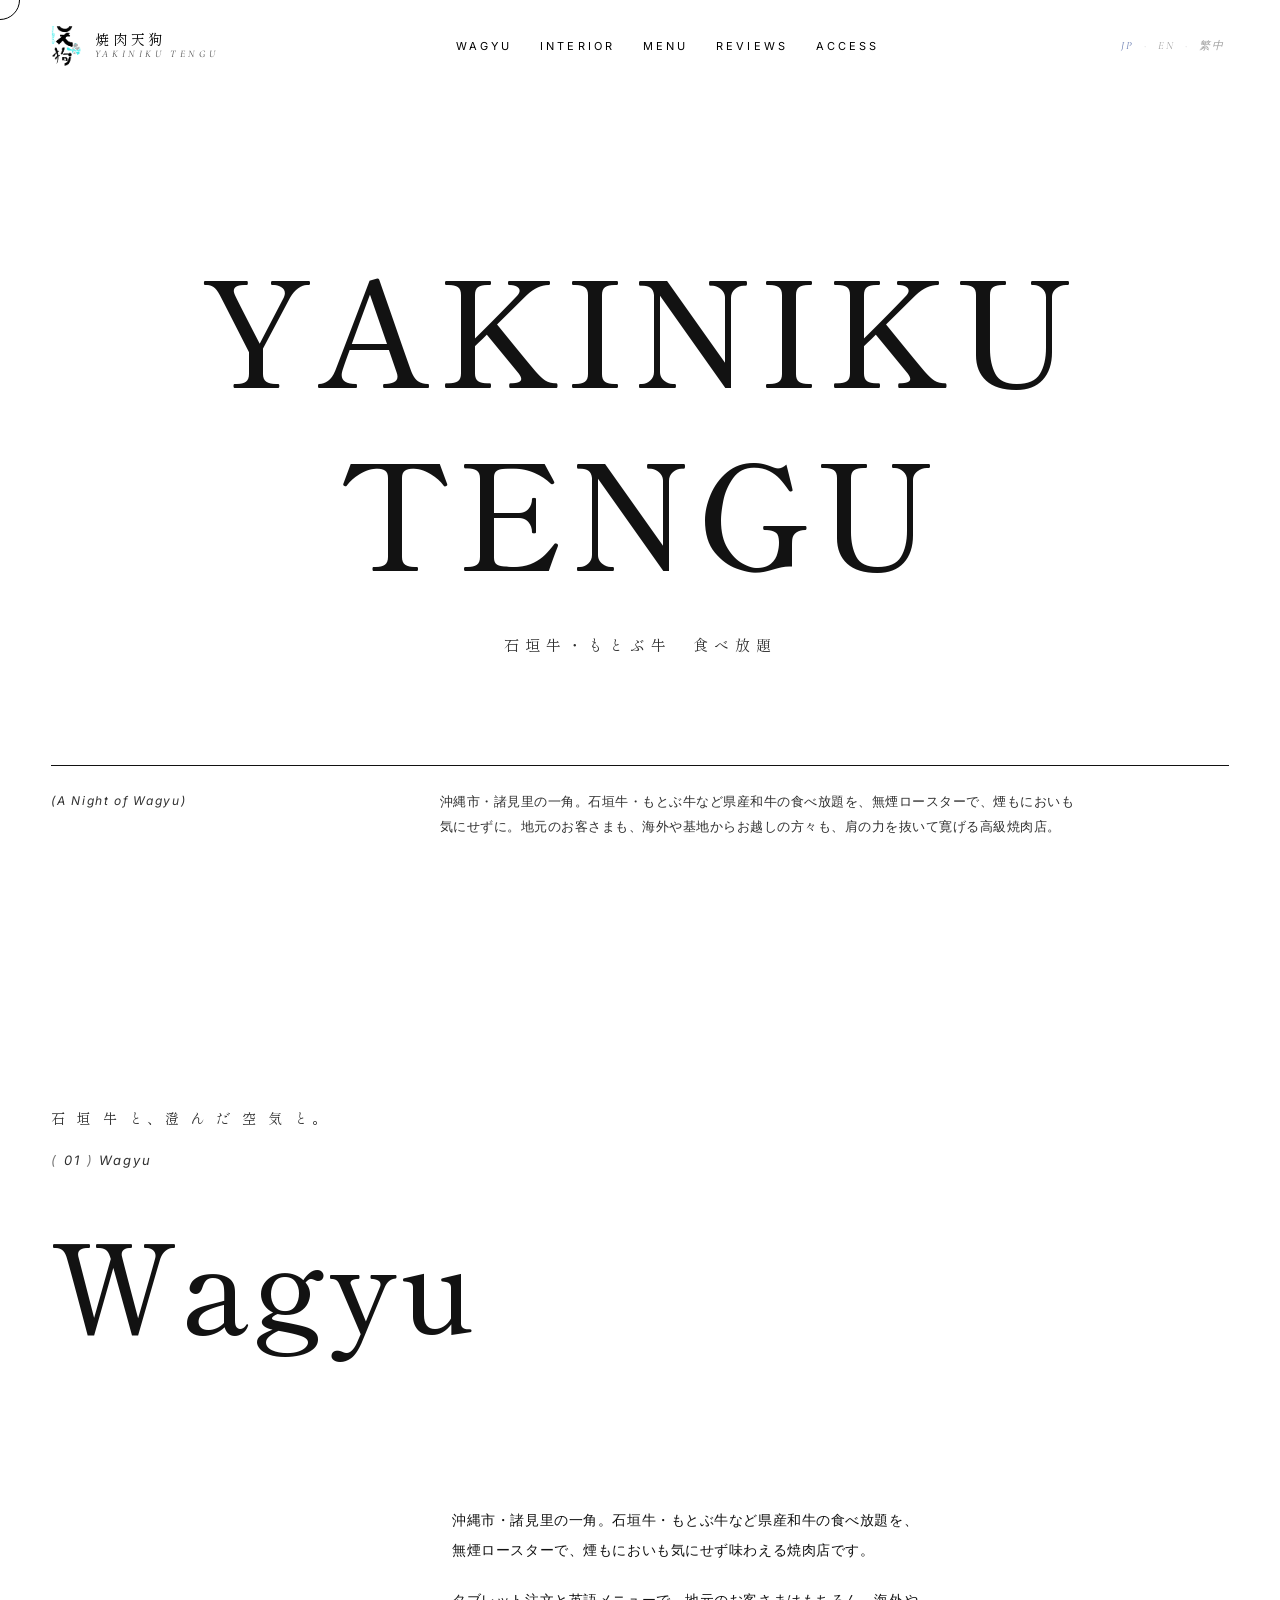
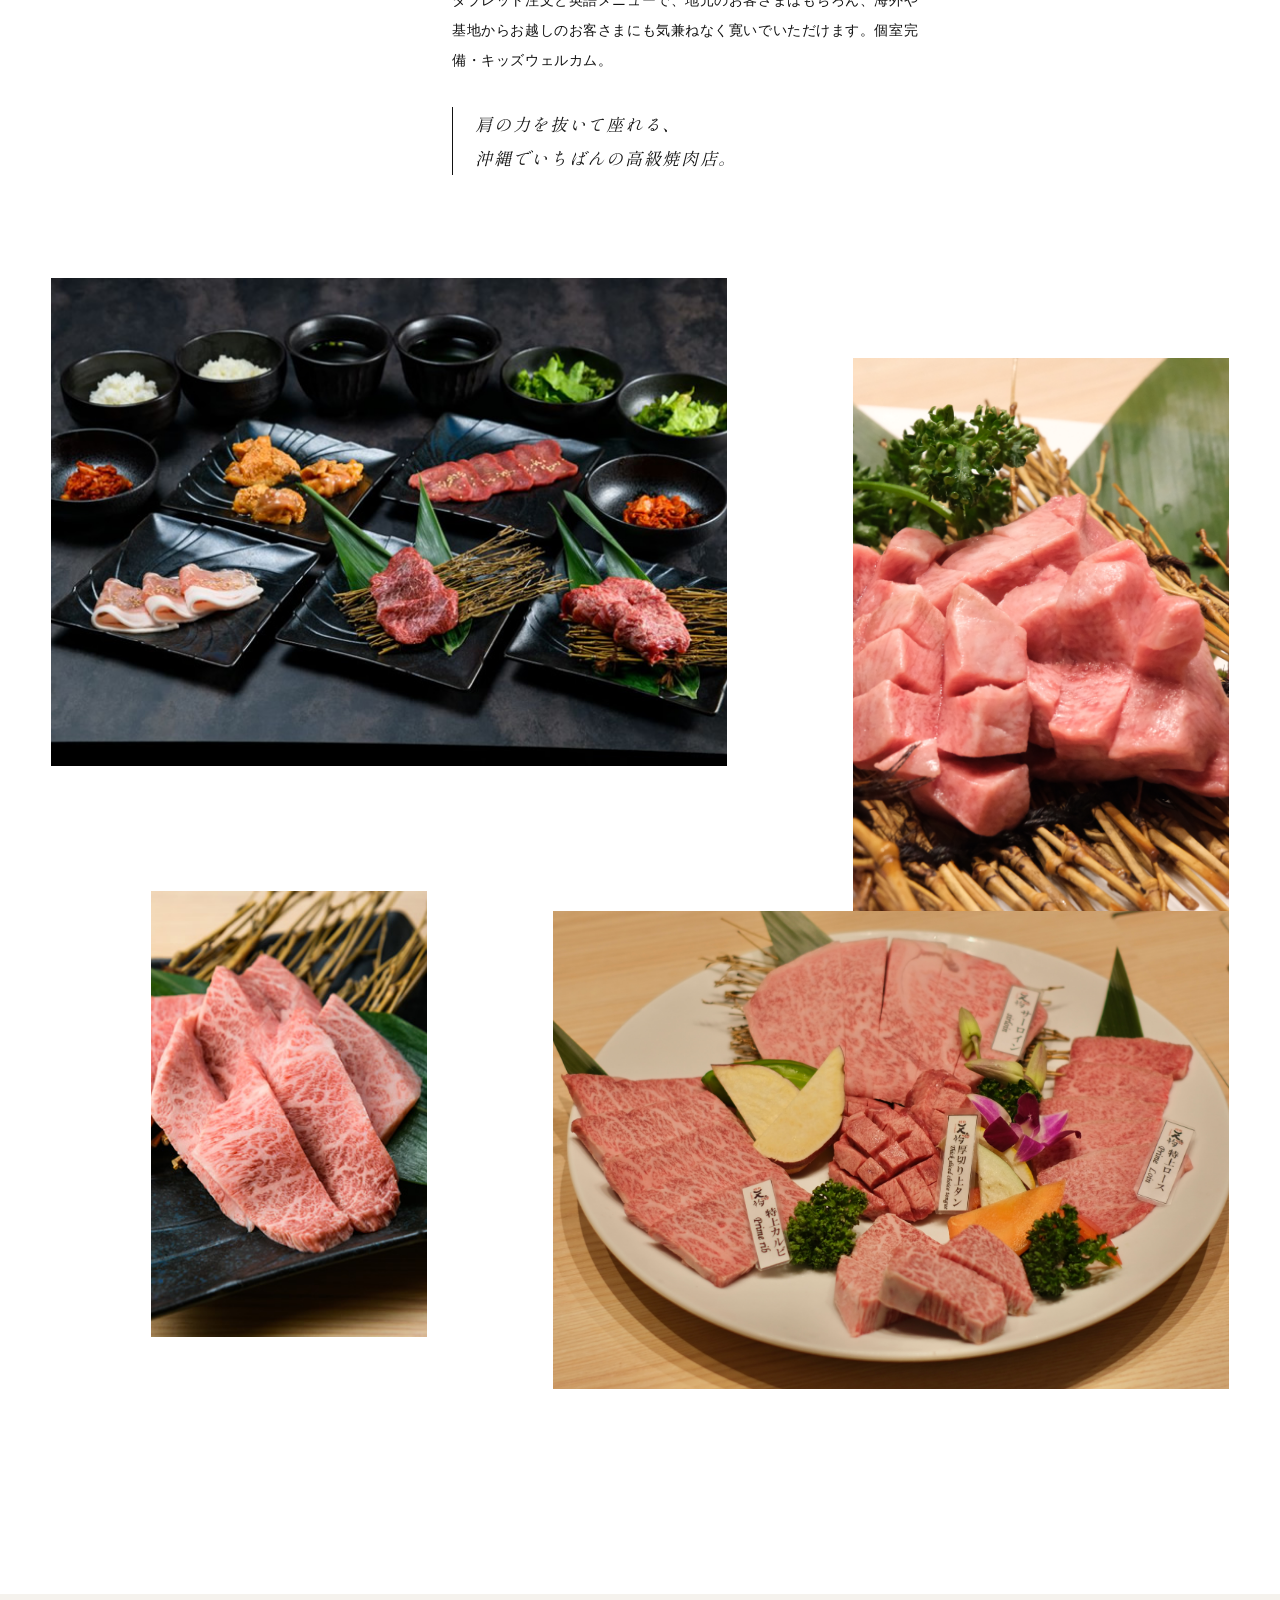
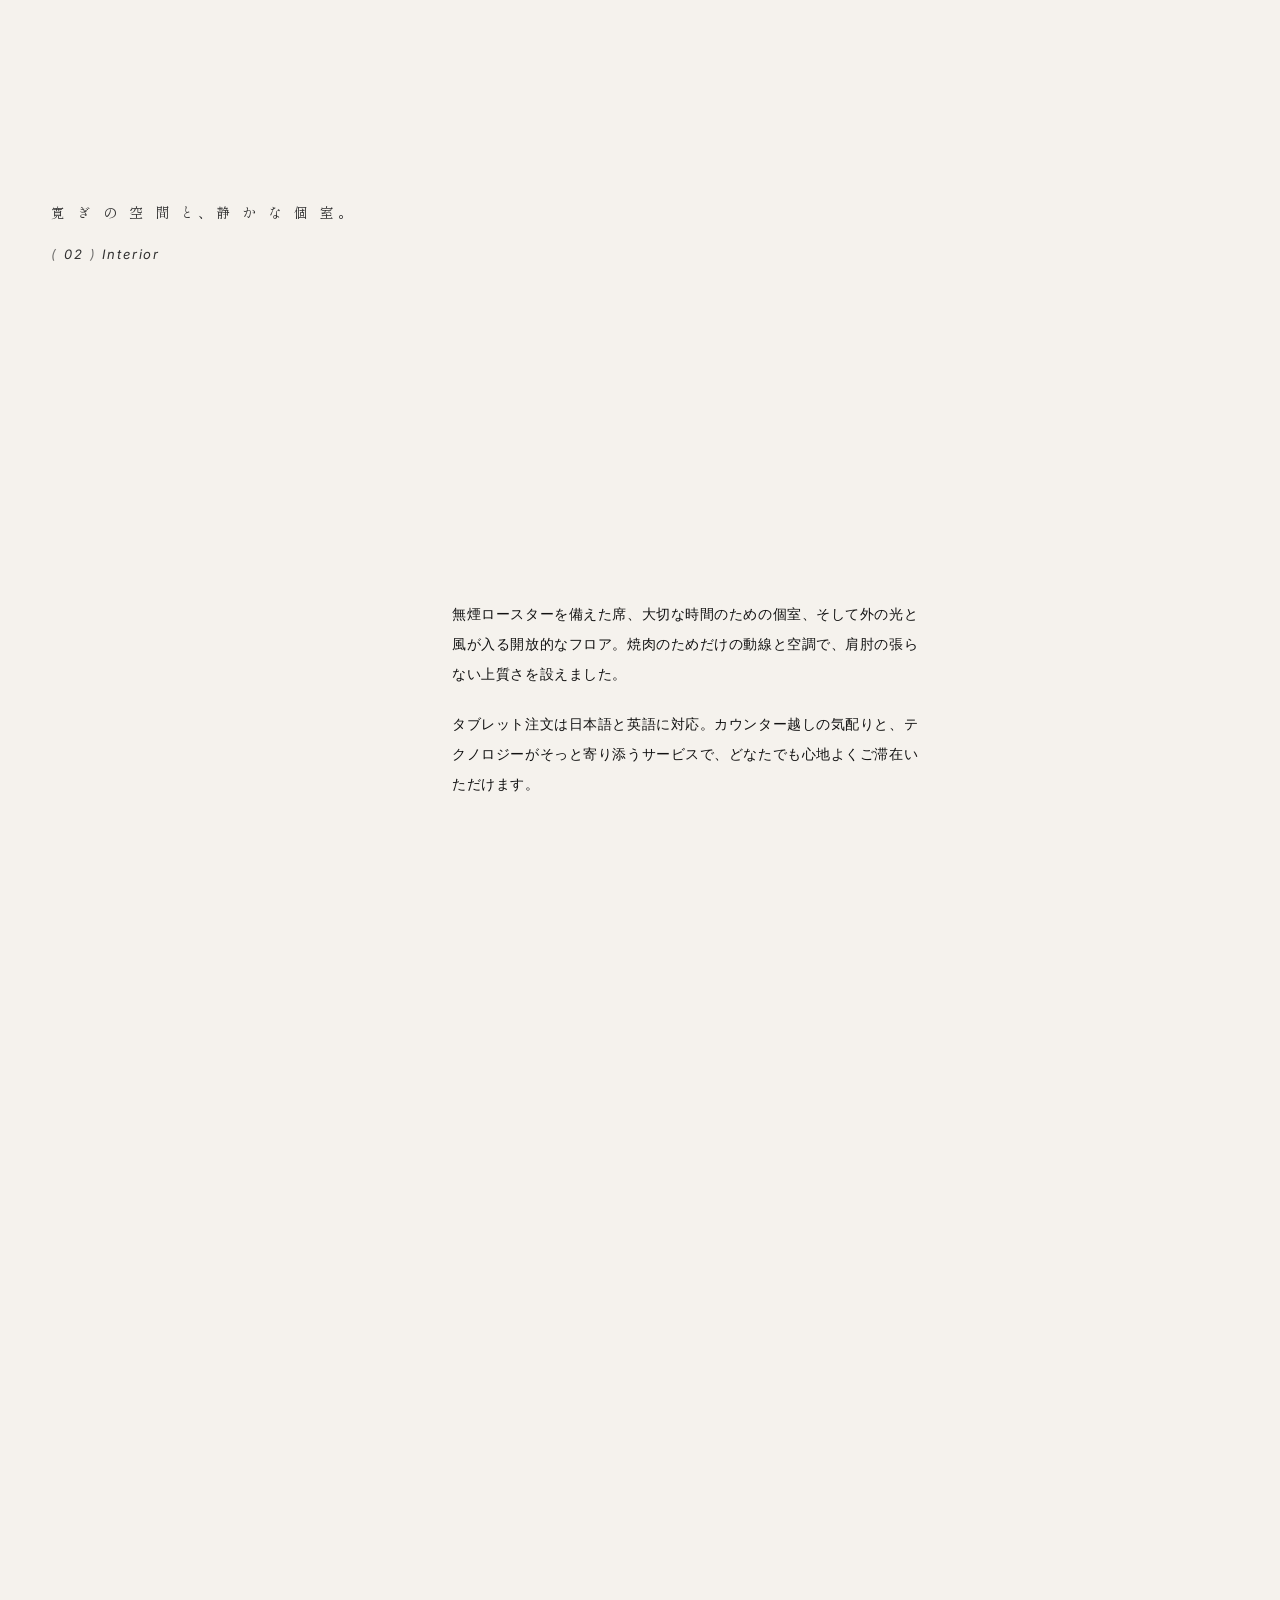
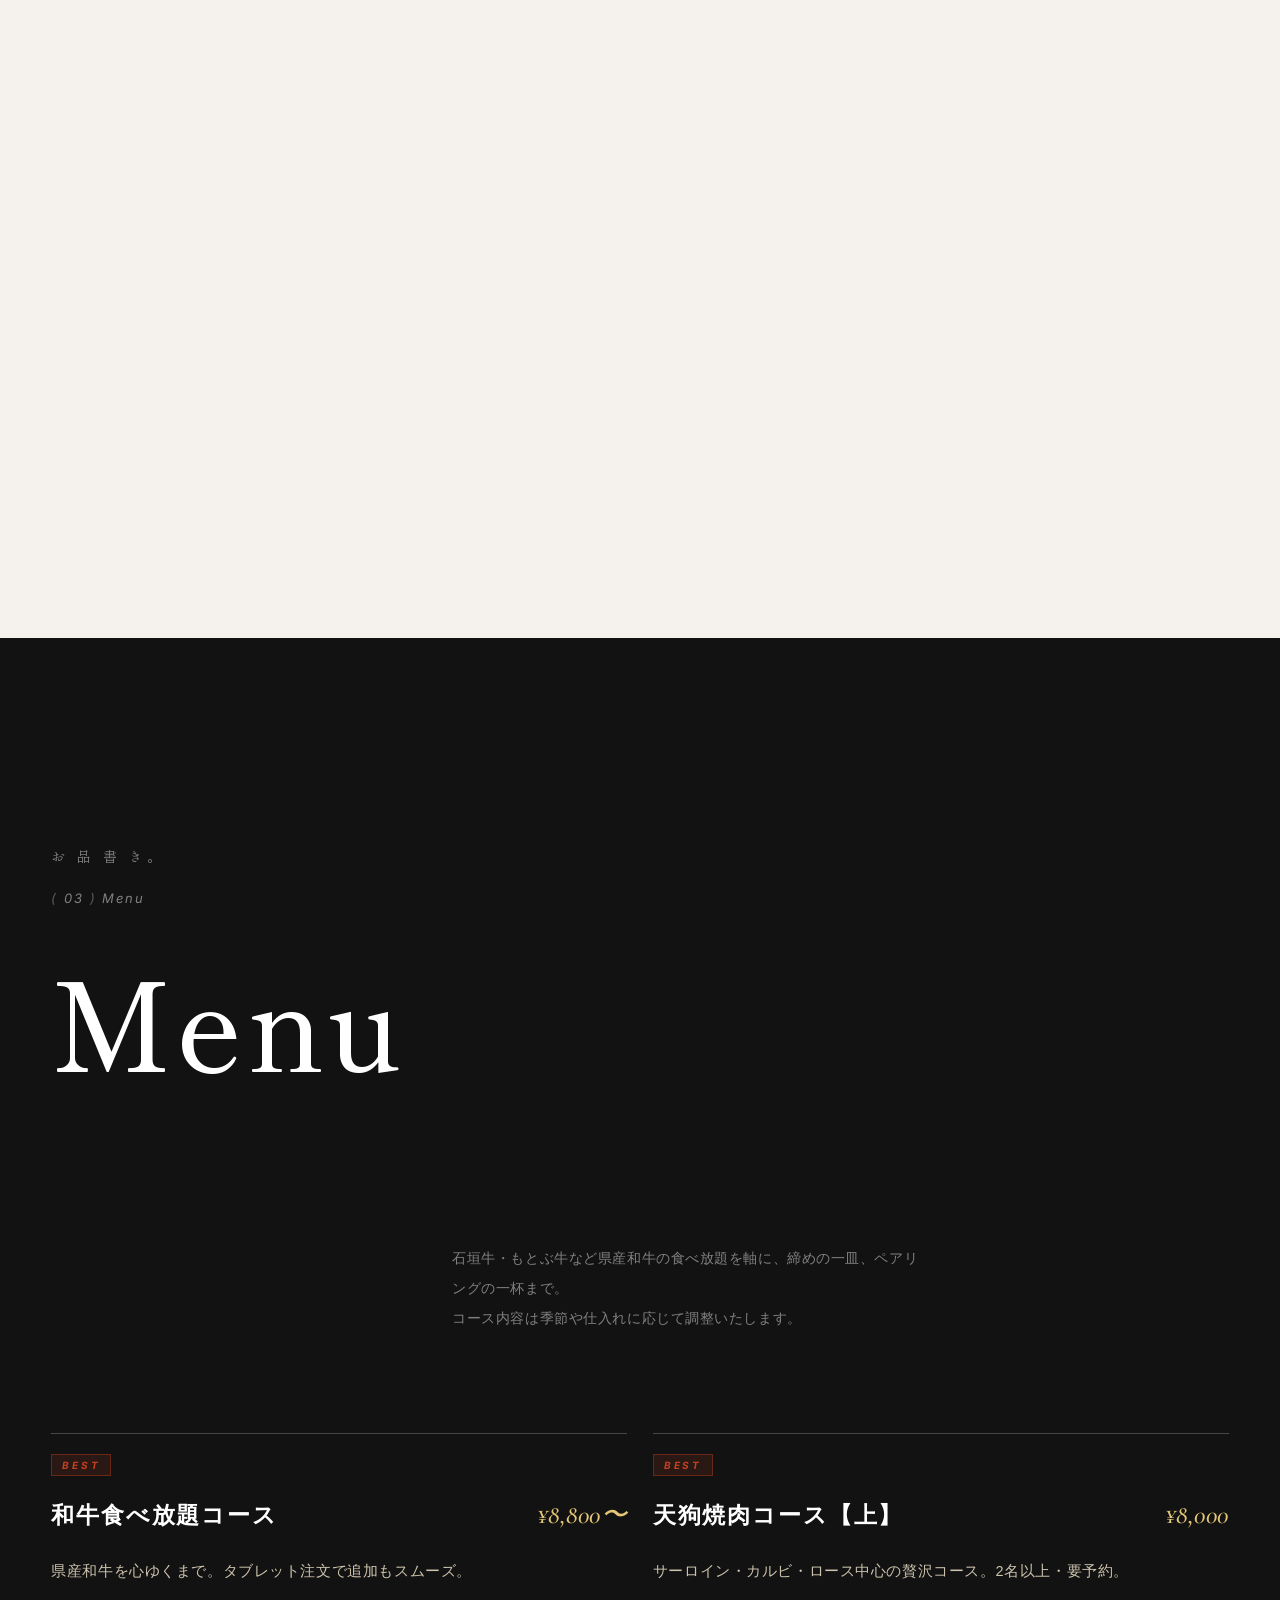
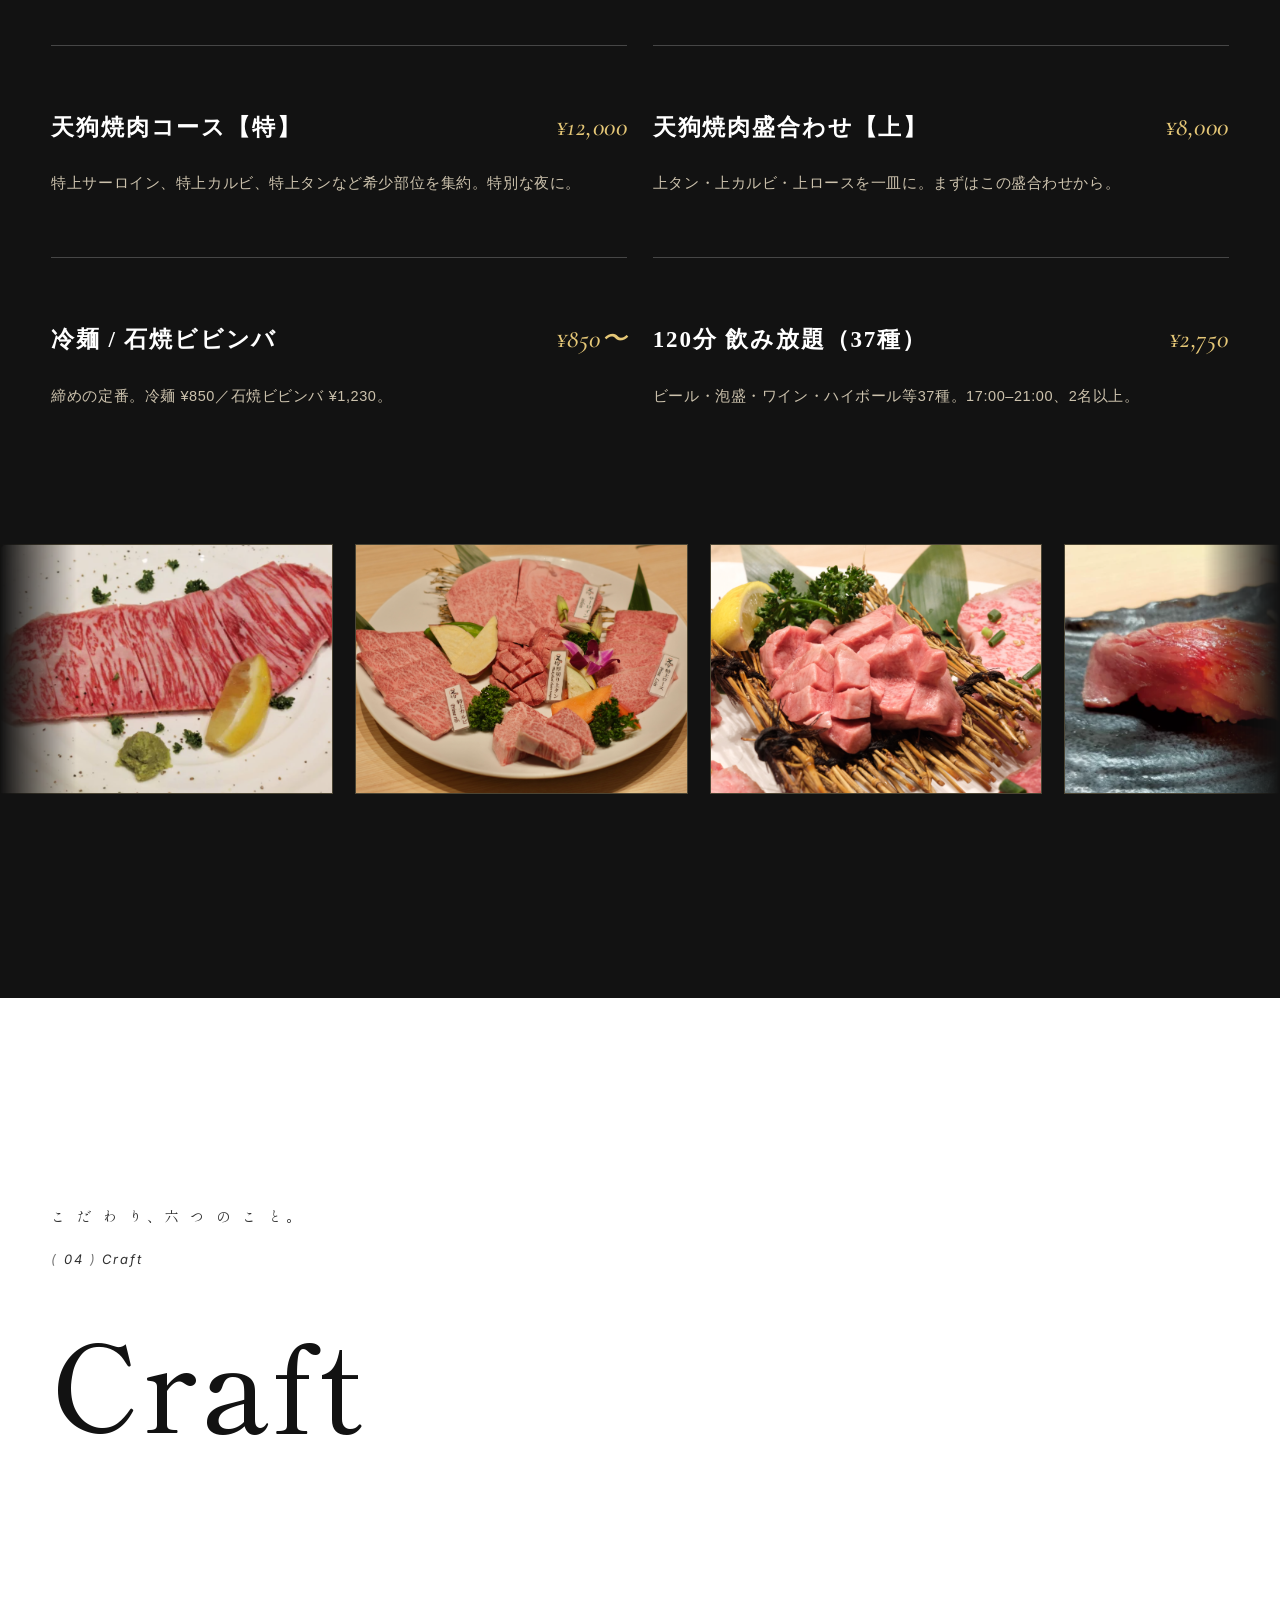
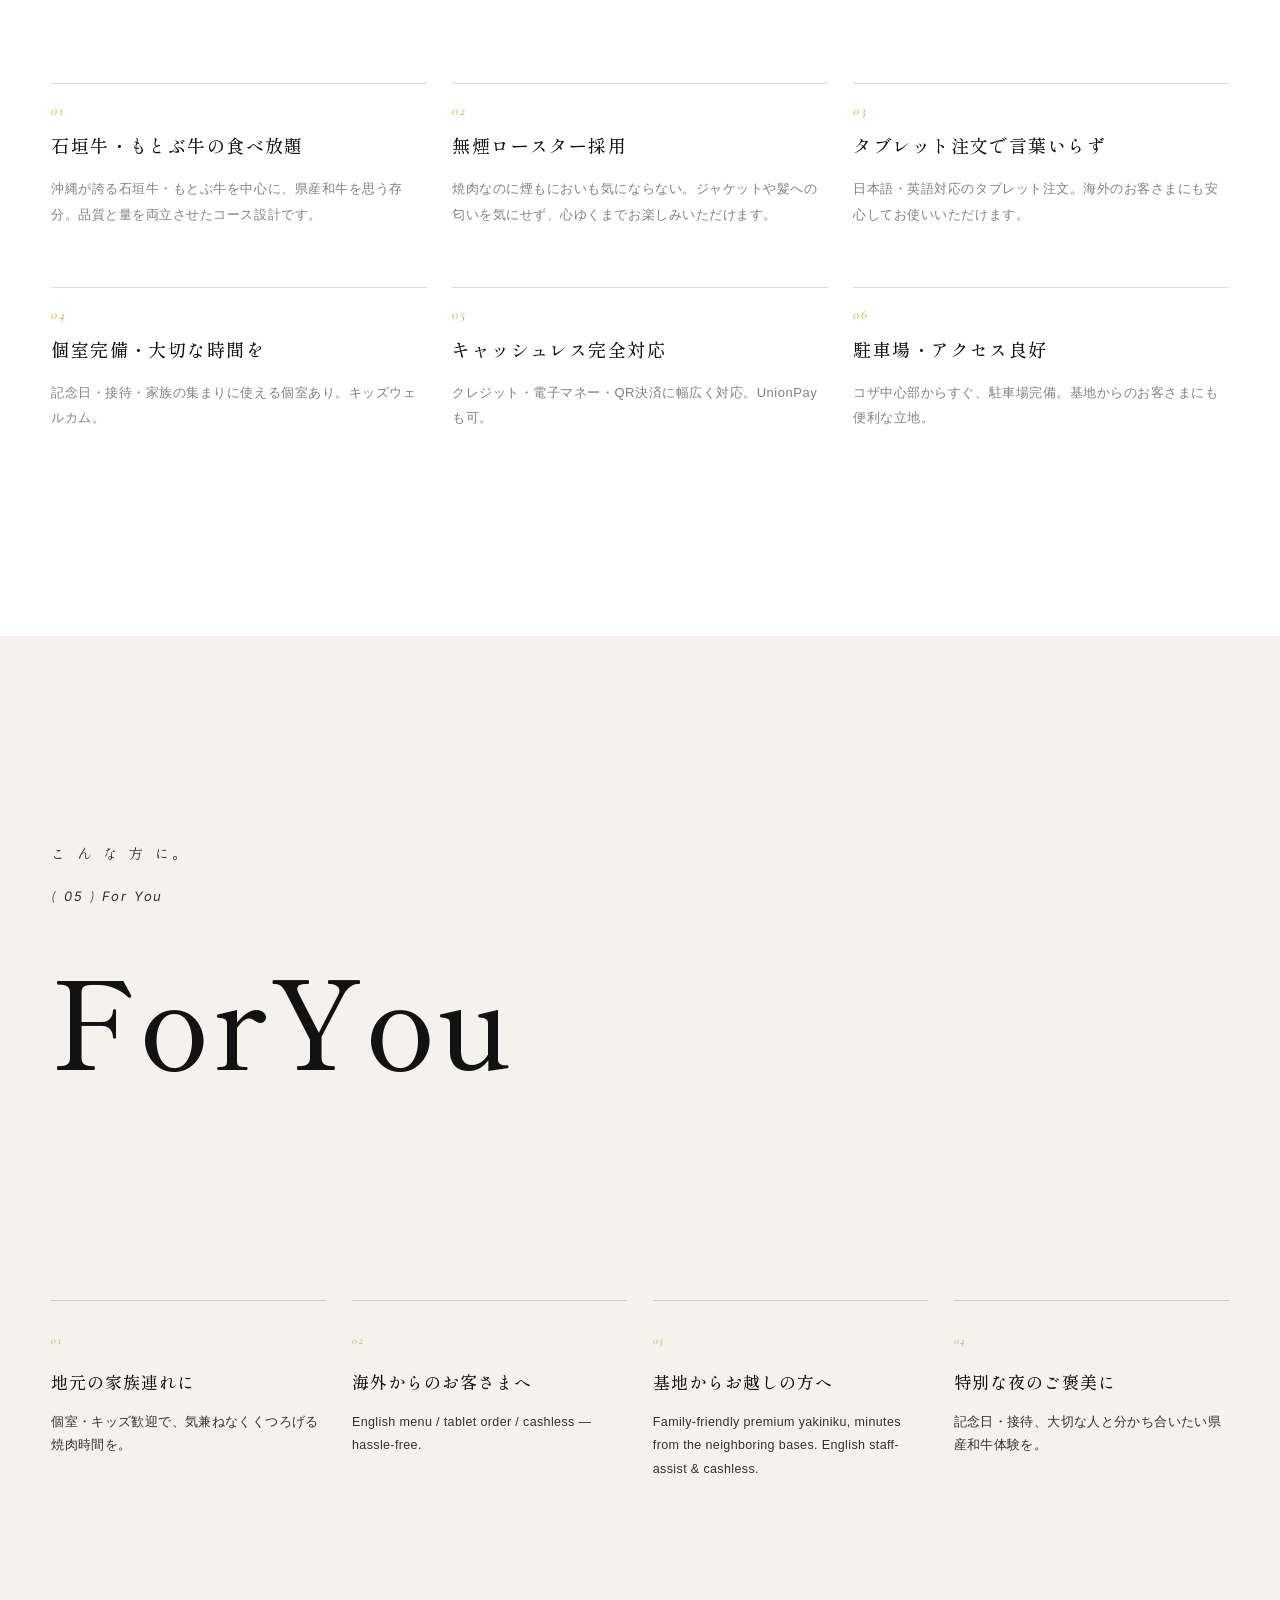
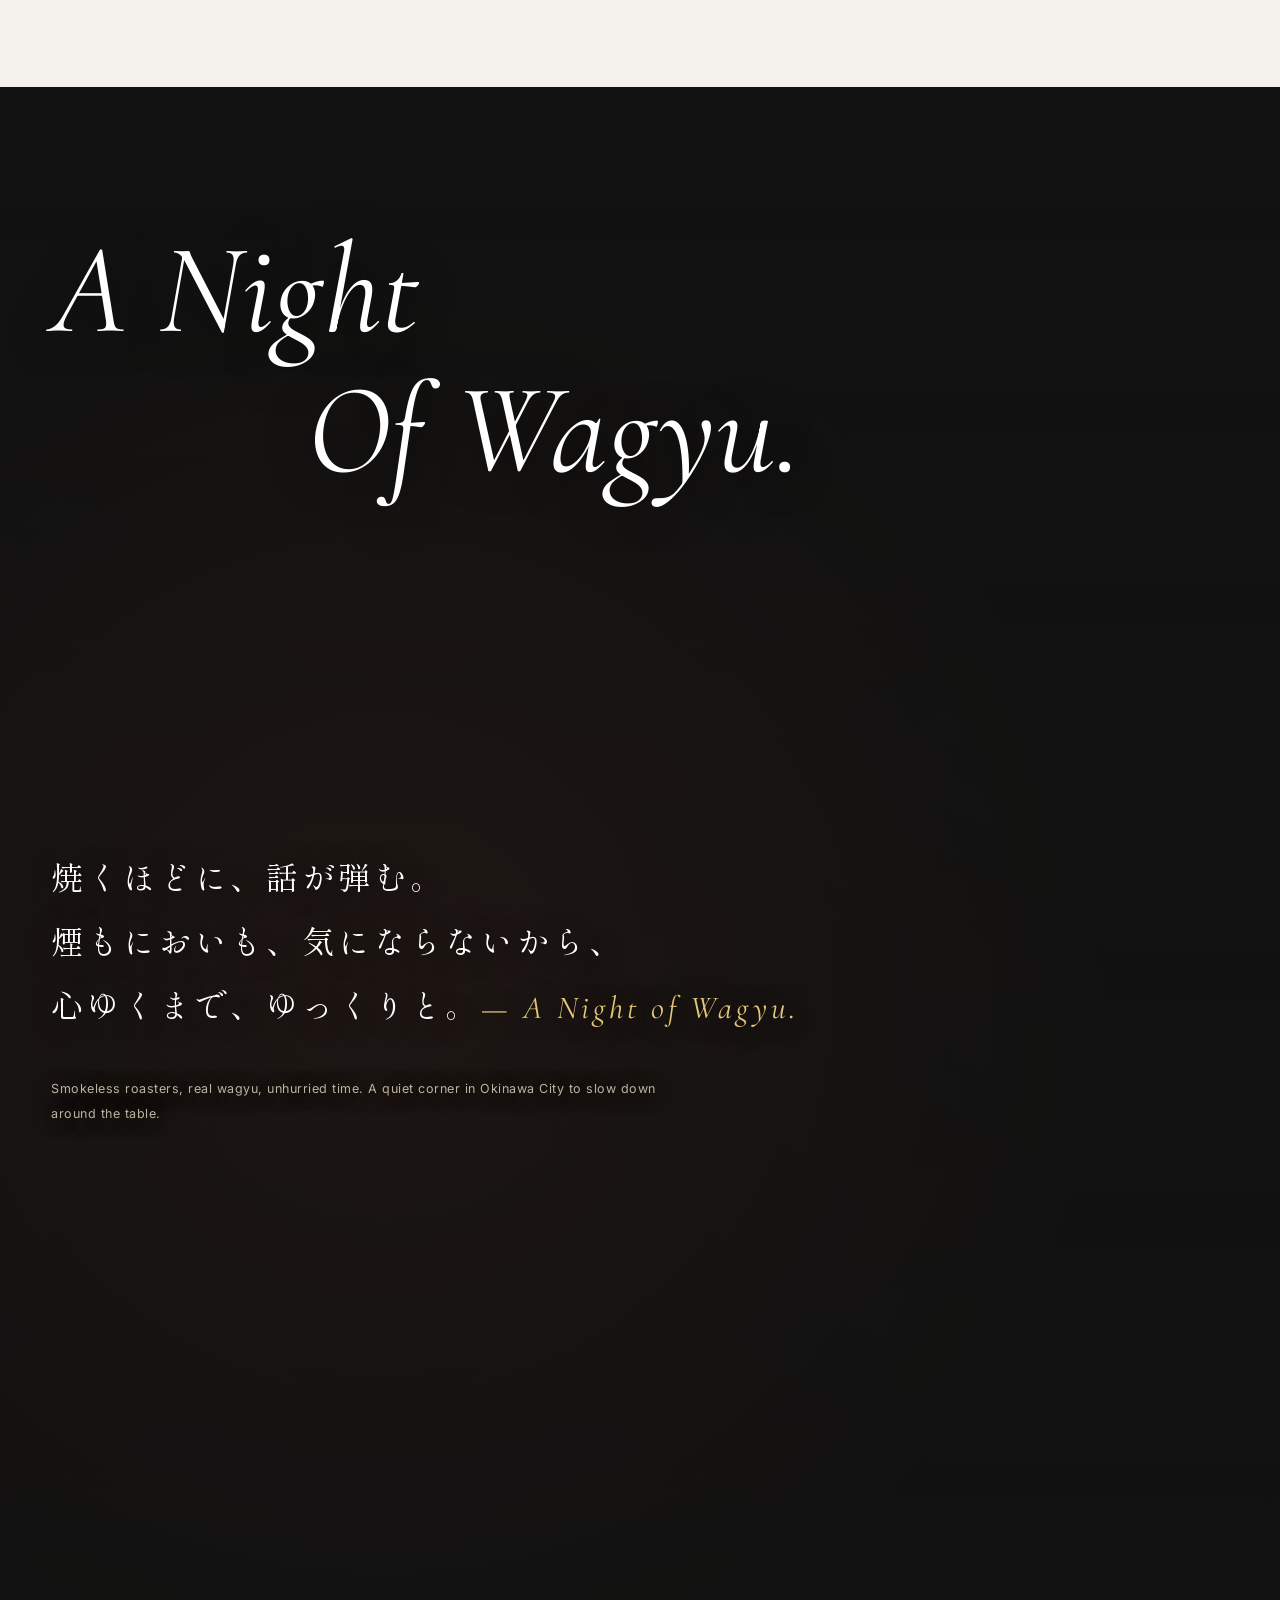
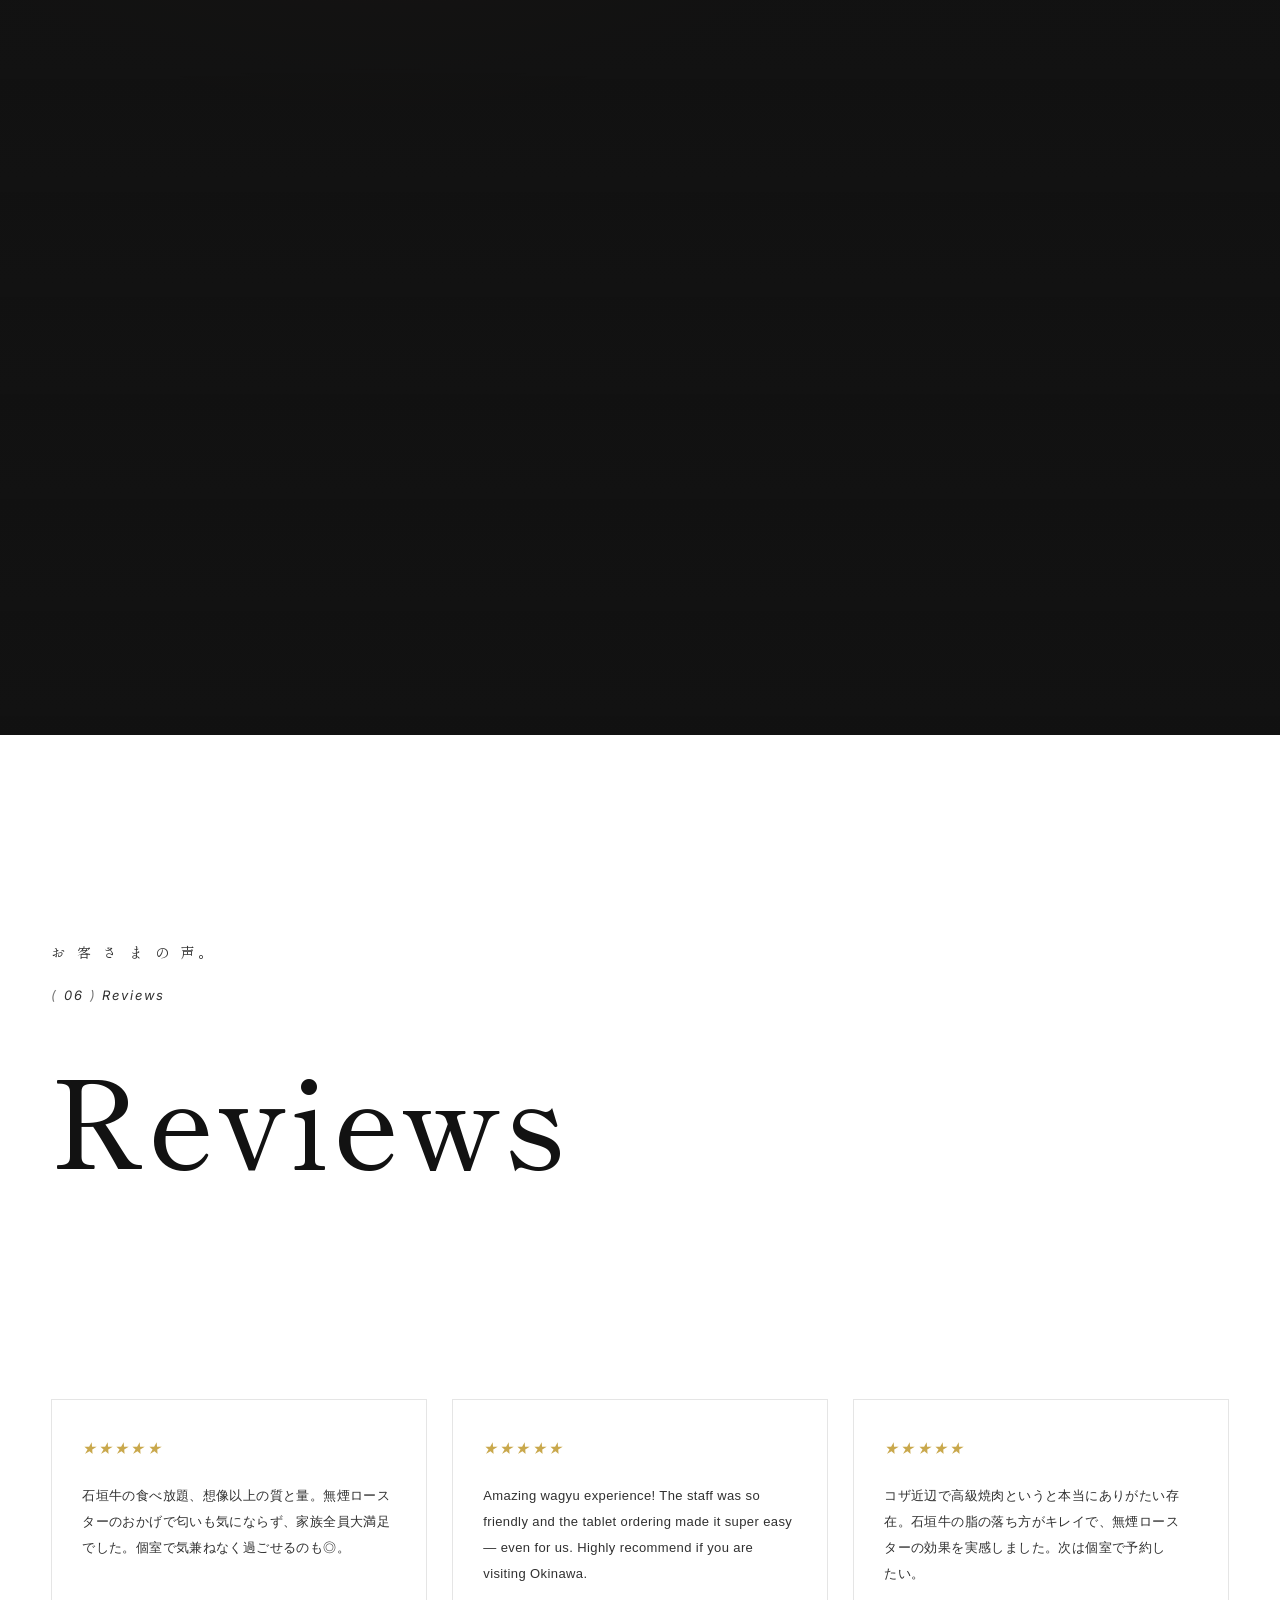
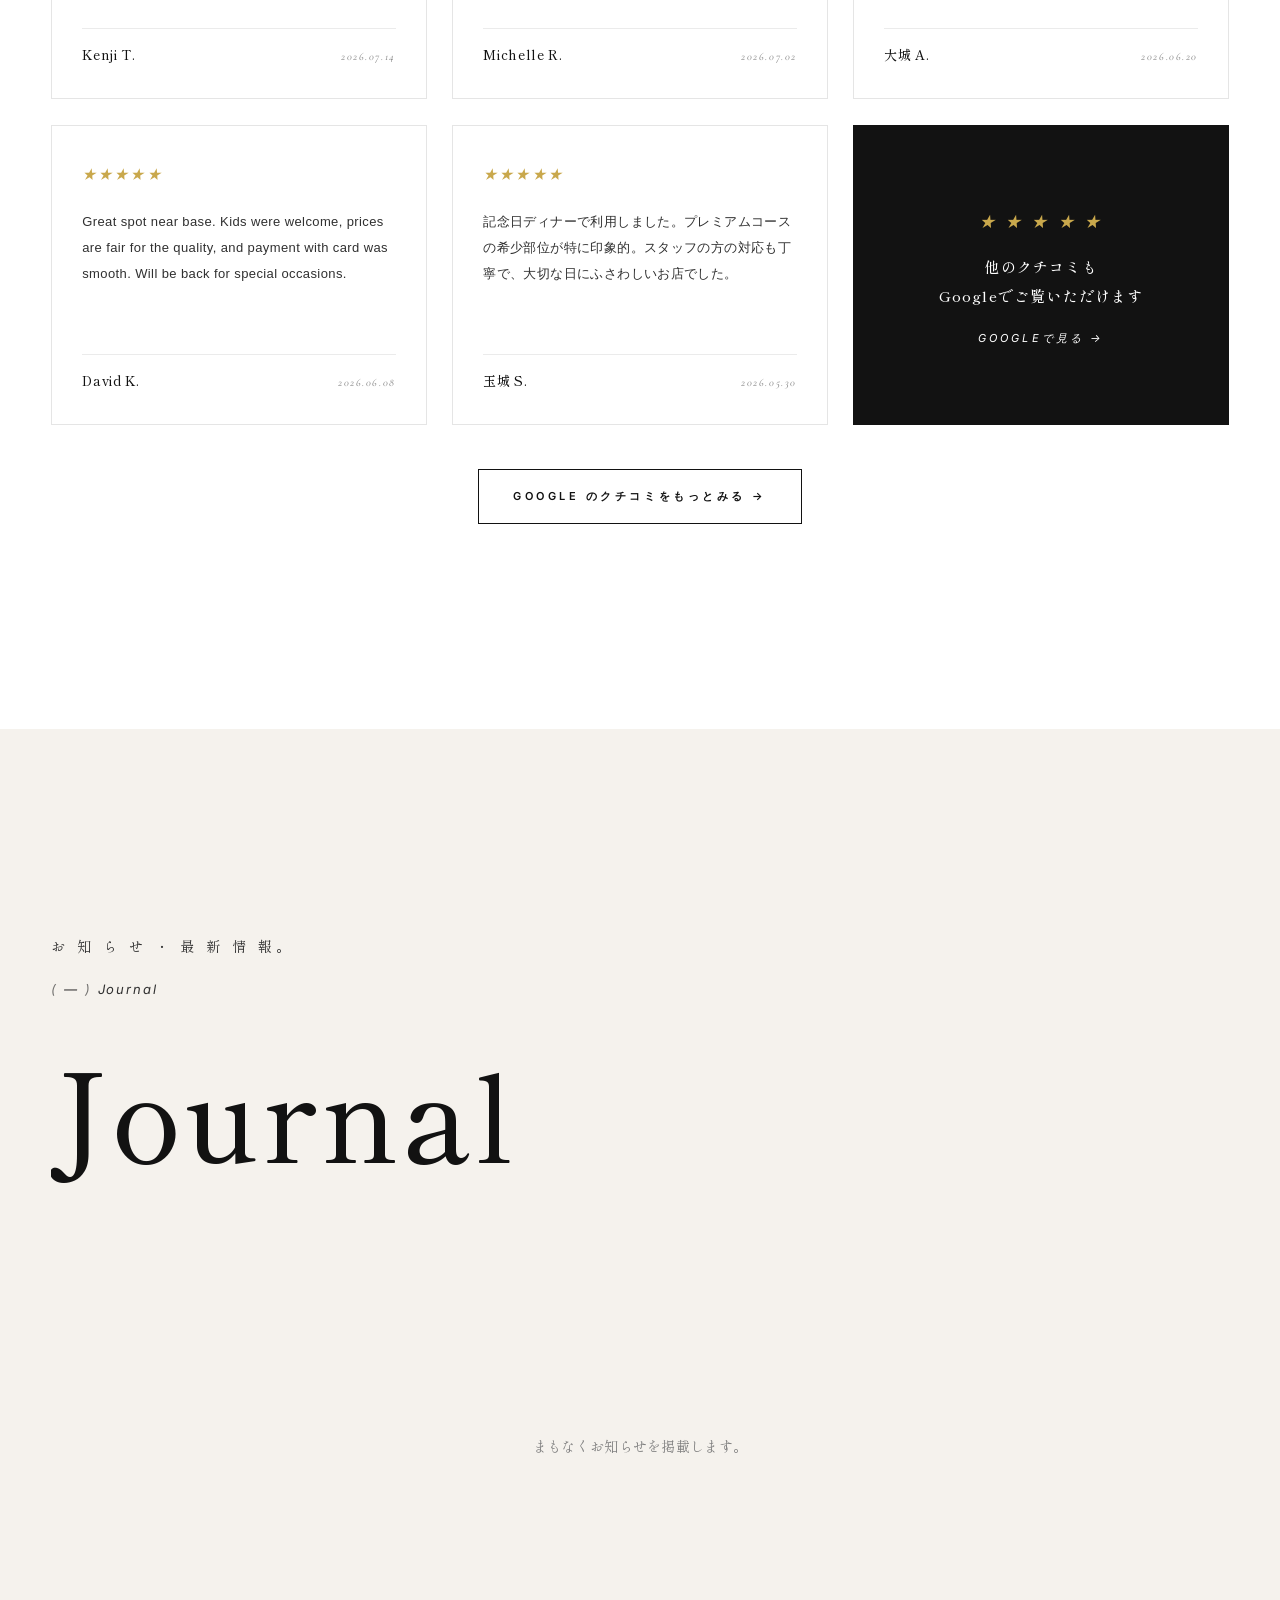
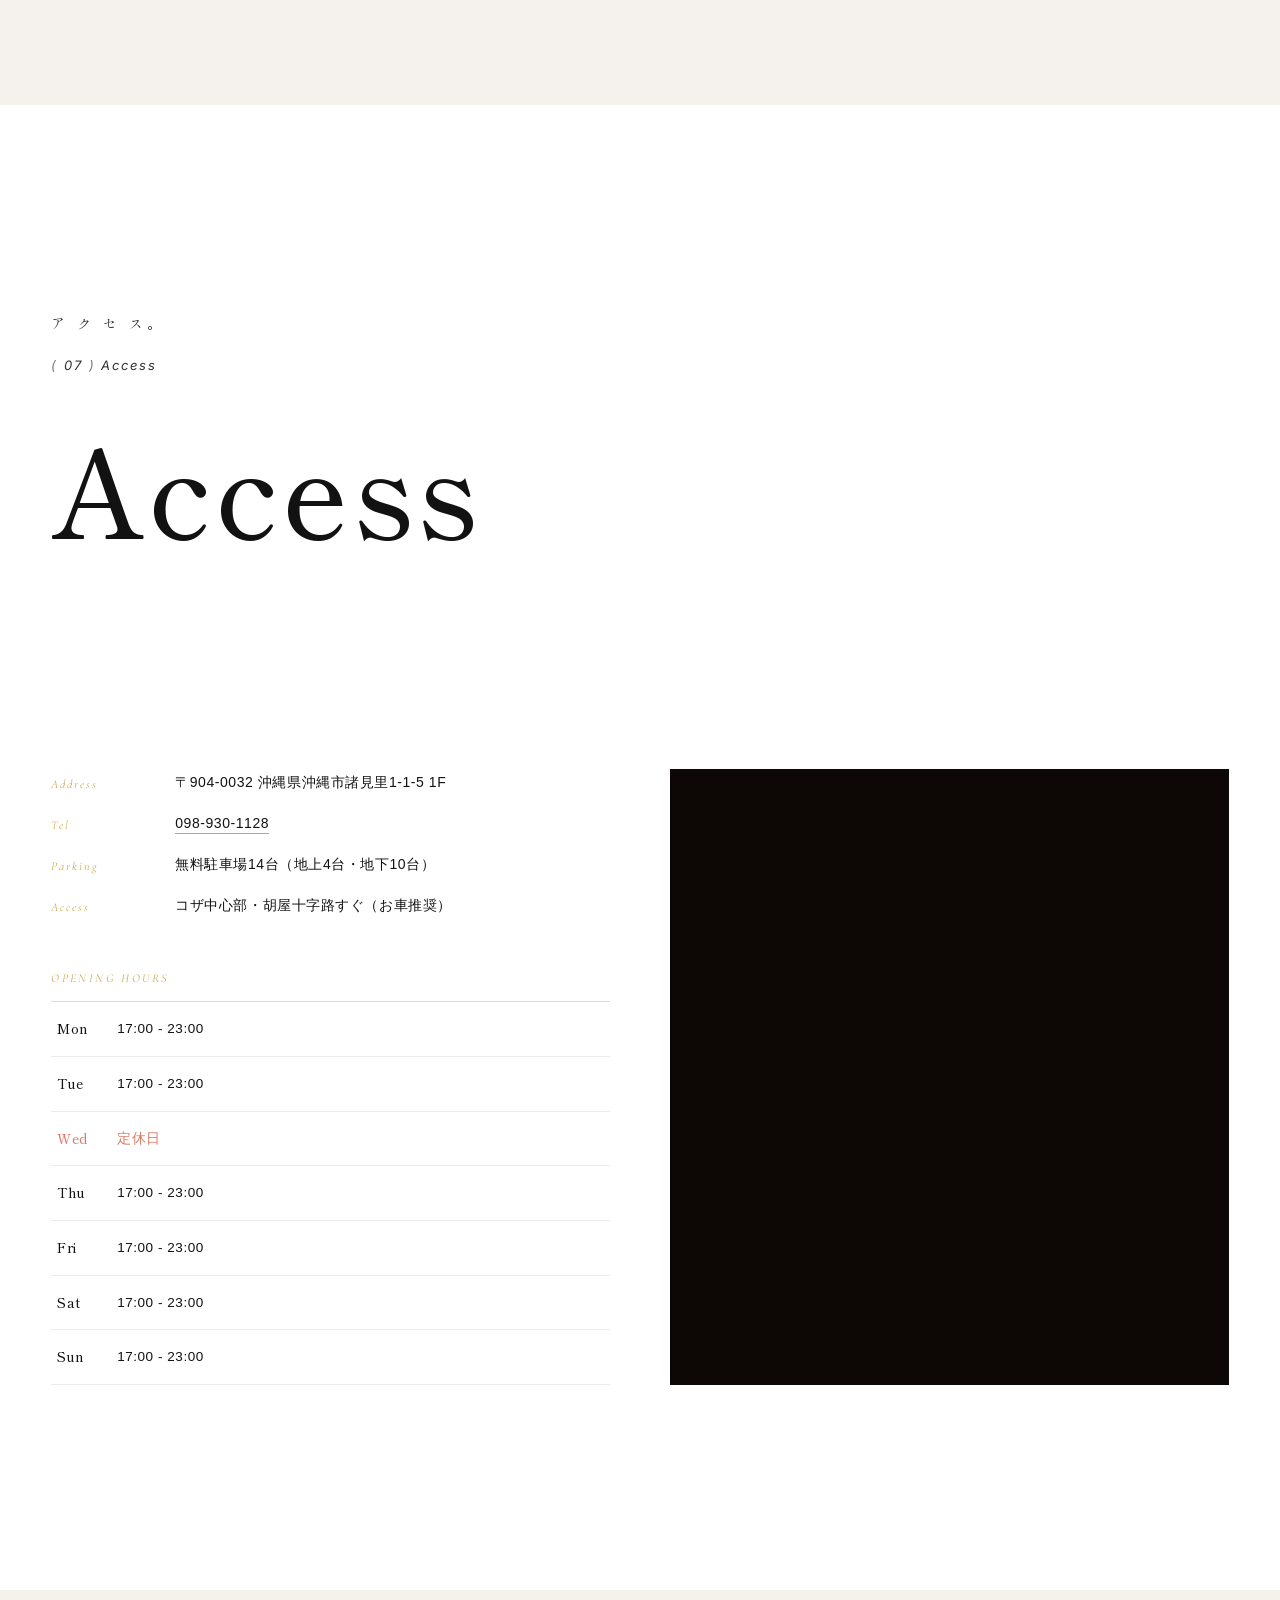
<file: index.html>
<!DOCTYPE html>
<html lang="ja">
<head>
<meta charset="UTF-8">
<meta name="viewport" content="width=device-width,initial-scale=1,viewport-fit=cover">
<meta name="theme-color" content="#121212">
<meta http-equiv="content-language" content="ja">

<title>焼肉天狗 | 石垣牛・もとぶ牛 食べ放題 | 沖縄市・諸見里</title>
<meta name="description" content="沖縄市・諸見里の焼肉天狗。石垣牛・もとぶ牛など県産和牛の食べ放題、無煙ロースター採用で煙もにおいも気にならない焼肉店。個室・タブレット注文・英語対応。">

<link rel="canonical" href="https://yakiniku-tengu.search-mania.net/">

<!-- hreflang (JP/EN/zh-TW) -->
<link rel="alternate" hreflang="ja" href="https://yakiniku-tengu.search-mania.net/">
<link rel="alternate" hreflang="en" href="https://yakiniku-tengu.search-mania.net/en/">
<link rel="alternate" hreflang="zh-TW" href="https://yakiniku-tengu.search-mania.net/zh-tw/">
<link rel="alternate" hreflang="x-default" href="https://yakiniku-tengu.search-mania.net/">

<meta property="og:type" content="restaurant">
<meta property="og:site_name" content="焼肉天狗">
<meta property="og:title" content="焼肉天狗 | 石垣牛・もとぶ牛 食べ放題 | 沖縄市・諸見里">
<meta property="og:description" content="県産和牛・石垣牛・もとぶ牛の食べ放題。無煙ロースターで煙もにおいも気にならない、個室・英語メニュー完備。">
<meta property="og:url" content="https://yakiniku-tengu.search-mania.net/">
<meta property="og:image" content="https://yakiniku-tengu.search-mania.net/ogp.svg">
<meta property="og:image:width" content="1200">
<meta property="og:image:height" content="630">
<meta property="og:locale" content="ja_JP">
<meta property="og:locale:alternate" content="en_US">
<meta property="og:locale:alternate" content="zh_TW">

<meta name="twitter:card" content="summary_large_image">
<meta name="twitter:title" content="焼肉天狗 | 石垣牛・もとぶ牛 食べ放題 | 沖縄市・諸見里">
<meta name="twitter:description" content="県産和牛・石垣牛・もとぶ牛の食べ放題。無煙ロースターで煙もにおいも気にならない、個室・英語メニュー完備。">
<meta name="twitter:image" content="https://yakiniku-tengu.search-mania.net/ogp.svg">

<link rel="icon" type="image/png" href="./logo.png">
<link rel="apple-touch-icon" href="./logo.png">

<link rel="preconnect" href="https://fonts.googleapis.com">
<link rel="preconnect" href="https://fonts.gstatic.com" crossorigin>
<link href="https://fonts.googleapis.com/css2?family=Cormorant+Garamond:ital,wght@0,400;0,500;1,400;1,500&family=Inter:wght@400;500&family=Shippori+Mincho:wght@400;500;600&family=Zen+Kaku+Gothic+New:wght@400;500;700&display=swap" rel="stylesheet">

<link rel="stylesheet" href="shared.css">

<meta name="google-site-verification" content="LZg90oxtbqi0v6An7Fc0uO3ufbqcmW4_Qp9mCI2u6wk">

<script type="application/ld+json">
{
  "@context": "https://schema.org",
  "@graph": [
    {
      "@type": ["Restaurant","LocalBusiness"],
      "@id": "https://yakiniku-tengu.search-mania.net/#restaurant",
      "name": "焼肉天狗",
      "alternateName": ["Yakiniku Tengu","燒肉天狗"],
      "inLanguage": "ja",
      "description": "沖縄市・諸見里の焼肉天狗。石垣牛・もとぶ牛など県産和牛の食べ放題を、無煙ロースターで楽しめる焼肉店。",
      "url": "https://yakiniku-tengu.search-mania.net/",
      "telephone": "+81989301128",
      "servesCuisine": ["焼肉","日本料理","Yakiniku","Japanese BBQ","Wagyu"],
      "priceRange": "¥¥¥",
      "currenciesAccepted": "JPY",
      "paymentAccepted": "Cash, Credit Card, UnionPay, Suica, PASMO, PayPay, Rakuten Pay, d Pay, Apple Pay, iD, QUICPay, WAON, nanaco",
      "image": ["https://yakiniku-tengu.search-mania.net/ogp.svg","https://yakiniku-tengu.search-mania.net/img-platter.jpg","https://yakiniku-tengu.search-mania.net/tengu_r9_c1.jpg"],
      "logo": "https://yakiniku-tengu.search-mania.net/logo.png",
      "address": {"@type":"PostalAddress","streetAddress":"諸見里1-1-5 1F","addressLocality":"沖縄市","addressRegion":"沖縄県","postalCode":"904-0032","addressCountry":"JP"},
      "geo": {"@type":"GeoCoordinates","latitude":26.3299011,"longitude":127.7948448},
      "hasMap": "https://maps.app.goo.gl/yrCR2MDhqVbbFG1v6",
      "openingHoursSpecification": [
        {"@type":"OpeningHoursSpecification","dayOfWeek":["Monday","Tuesday","Thursday","Friday","Saturday","Sunday"],"opens":"17:00","closes":"23:00"}
      ],
      "acceptsReservations": "True",
      "hasMenu": { "@id": "https://yakiniku-tengu.search-mania.net/#menu" },
      "aggregateRating": {
        "@type": "AggregateRating",
        "ratingValue": "4.3",
        "reviewCount": "160",
        "bestRating": "5",
        "worstRating": "1"
      },
      "amenityFeature": [
        {"@type":"LocationFeatureSpecification","name":"Smokeless roasters","value":true},
        {"@type":"LocationFeatureSpecification","name":"Private rooms","value":true},
        {"@type":"LocationFeatureSpecification","name":"English menu (tablet)","value":true},
        {"@type":"LocationFeatureSpecification","name":"Free parking (14 spaces)","value":true},
        {"@type":"LocationFeatureSpecification","name":"Cashless payment","value":true},
        {"@type":"LocationFeatureSpecification","name":"Kids welcome","value":true}
      ],
      "sameAs": [
        "https://yakiniku-tengu.com/",
        "https://www.instagram.com/yakiniku_teng_official",
        "https://r.gnavi.co.jp/dgexvv3c0000/",
        "https://maps.app.goo.gl/yrCR2MDhqVbbFG1v6",
        "https://tabelog.com/okinawa/A4703/A470301/47032566/",
        "https://www.hotpepper.jp/strJ001036088/",
        "https://map.yahoo.co.jp/v3/place/BxOLul3K4K2",
        "https://yakinikudiningtengu.owst.jp/",
        "https://www.tripadvisor.com/Restaurant_Review-g298225-d7449015-Reviews-Yakiniku_Tengu-Okinawa_City_Okinawa_Prefecture.html"
      ]
    },
    {
      "@type": "Menu",
      "@id": "https://yakiniku-tengu.search-mania.net/#menu",
      "name": "焼肉天狗 メニュー",
      "inLanguage": "ja",
      "hasMenuSection": [
        {
          "@type": "MenuSection",
          "name": "コース (Courses)",
          "hasMenuItem": [
            {"@type":"MenuItem","name":"和牛食べ放題コース","description":"石垣牛・もとぶ牛など県産和牛を心ゆくまで。タブレット注文で追加もスムーズ。","offers":{"@type":"Offer","price":"8800","priceCurrency":"JPY"}},
            {"@type":"MenuItem","name":"天狗焼肉コース【上】","description":"サーロイン・カルビ・ロース中心の贅沢コース。2名以上・要予約。","offers":{"@type":"Offer","price":"8000","priceCurrency":"JPY"}},
            {"@type":"MenuItem","name":"天狗焼肉コース【特】","description":"特上サーロイン、特上カルビ、特上タンなど希少部位を集約。","offers":{"@type":"Offer","price":"12000","priceCurrency":"JPY"}}
          ]
        },
        {
          "@type": "MenuSection",
          "name": "盛合わせ (Platters)",
          "hasMenuItem": [
            {"@type":"MenuItem","name":"天狗焼肉盛合わせ【上】","description":"上タン・上カルビ・上ロースを一皿に。","offers":{"@type":"Offer","price":"8000","priceCurrency":"JPY"}}
          ]
        },
        {
          "@type": "MenuSection",
          "name": "サイド・締め (Sides & Closers)",
          "hasMenuItem": [
            {"@type":"MenuItem","name":"冷麺","description":"締めの定番。","offers":{"@type":"Offer","price":"850","priceCurrency":"JPY"}},
            {"@type":"MenuItem","name":"石焼ビビンバ","description":"石焼のジューっと香ばしい締め。","offers":{"@type":"Offer","price":"1230","priceCurrency":"JPY"}}
          ]
        },
        {
          "@type": "MenuSection",
          "name": "ドリンク (Drinks)",
          "hasMenuItem": [
            {"@type":"MenuItem","name":"120分 飲み放題（37種）","description":"ビール・泡盛・ワイン・ハイボール等37種。17:00–21:00、2名以上。","offers":{"@type":"Offer","price":"2750","priceCurrency":"JPY"}}
          ]
        }
      ]
    },
    {
      "@type": "FAQPage",
      "@id": "https://yakiniku-tengu.search-mania.net/#faq",
      "inLanguage": "ja",
      "mainEntity": [
        {"@type":"Question","name":"食べ放題のコースはどのくらいの時間ですか？","acceptedAnswer":{"@type":"Answer","text":"通常90分制でご案内しています。混雑状況により変動する場合がございます。"}},
        {"@type":"Question","name":"英語メニューはありますか？","acceptedAnswer":{"@type":"Answer","text":"はい。タブレットで日本語・英語切替に対応しております。海外のお客さまも安心してご注文いただけます。"}},
        {"@type":"Question","name":"お子様連れでも大丈夫ですか？","acceptedAnswer":{"@type":"Answer","text":"もちろんです。キッズ歓迎。ハイチェアや取り分け皿もご用意しています。個室のご予約もおすすめです。"}},
        {"@type":"Question","name":"個室はありますか？","acceptedAnswer":{"@type":"Answer","text":"ございます。人数によりレイアウトを調整いたしますので、ご予約時にお伝えください。"}},
        {"@type":"Question","name":"駐車場はありますか？","acceptedAnswer":{"@type":"Answer","text":"無料駐車場14台（地上4台・地下10台）をご用意しています。"}},
        {"@type":"Question","name":"キャッシュレス決済は使えますか？","acceptedAnswer":{"@type":"Answer","text":"クレジットカード各種、電子マネー、QR決済、UnionPay まで幅広く対応しています。"}}
      ]
    }
  ]
}
</script>

<!-- Initial Review LD-JSON: JS が CMS 取得後に同じ id で上書きするが、Bot が JS 待たずに拾えるように静的にも埋める -->
<script type="application/ld+json" id="reviews-ldjson">
{"@context":"https://schema.org","@graph":[
{"@type":"Review","author":{"@type":"Person","name":"Kenji T."},"datePublished":"2026-07-14","reviewBody":"石垣牛の食べ放題、想像以上の質と量。無煙ロースターのおかげで匂いも気にならず、家族全員大満足でした。個室で気兼ねなく過ごせるのも◎。","reviewRating":{"@type":"Rating","ratingValue":"5","bestRating":"5","worstRating":"1"},"publisher":{"@type":"Organization","name":"Google","url":"https://www.google.com/maps"},"itemReviewed":{"@id":"https://yakiniku-tengu.search-mania.net/#restaurant"}},
{"@type":"Review","author":{"@type":"Person","name":"Michelle R."},"datePublished":"2026-07-02","reviewBody":"Amazing wagyu experience! The staff was so friendly and the tablet ordering made it super easy — even for us. Highly recommend if you are visiting Okinawa.","reviewRating":{"@type":"Rating","ratingValue":"5","bestRating":"5","worstRating":"1"},"publisher":{"@type":"Organization","name":"Google","url":"https://www.google.com/maps"},"itemReviewed":{"@id":"https://yakiniku-tengu.search-mania.net/#restaurant"}},
{"@type":"Review","author":{"@type":"Person","name":"大城 A."},"datePublished":"2026-06-20","reviewBody":"コザ近辺で高級焼肉というと本当にありがたい存在。石垣牛の脂の落ち方がキレイで、無煙ロースターの効果を実感しました。次は個室で予約したい。","reviewRating":{"@type":"Rating","ratingValue":"5","bestRating":"5","worstRating":"1"},"publisher":{"@type":"Organization","name":"Google","url":"https://www.google.com/maps"},"itemReviewed":{"@id":"https://yakiniku-tengu.search-mania.net/#restaurant"}},
{"@type":"Review","author":{"@type":"Person","name":"David K."},"datePublished":"2026-06-08","reviewBody":"Great spot near base. Kids were welcome, prices are fair for the quality, and payment with card was smooth. Will be back for special occasions.","reviewRating":{"@type":"Rating","ratingValue":"5","bestRating":"5","worstRating":"1"},"publisher":{"@type":"Organization","name":"Google","url":"https://www.google.com/maps"},"itemReviewed":{"@id":"https://yakiniku-tengu.search-mania.net/#restaurant"}},
{"@type":"Review","author":{"@type":"Person","name":"玉城 S."},"datePublished":"2026-05-30","reviewBody":"記念日ディナーで利用しました。プレミアムコースの希少部位が特に印象的。スタッフの方の対応も丁寧で、大切な日にふさわしいお店でした。","reviewRating":{"@type":"Rating","ratingValue":"5","bestRating":"5","worstRating":"1"},"publisher":{"@type":"Organization","name":"Google","url":"https://www.google.com/maps"},"itemReviewed":{"@id":"https://yakiniku-tengu.search-mania.net/#restaurant"}}
]}
</script>
</head>
<body>

<!-- Page Loader -->
<div id="page-loader" aria-hidden="true">
  <img class="loader-logo" src="./logo.png" alt="焼肉天狗">
  <p class="loader-en">YAKINIKU TENGU · OKINAWA CITY</p>
</div>

<!-- Custom cursor -->
<div class="cursor-dot" id="cursorDot"></div>
<div class="cursor-ring" id="cursorRing"></div>

<!-- Header -->
<header class="l-header" id="header">
  <a href="#hero" class="brand">
    <img class="mark-logo" src="./logo.png" alt="焼肉天狗">
    <span class="name">
      <span class="jp">焼肉天狗</span>
      <span class="en">YAKINIKU TENGU</span>
    </span>
  </a>
  <nav class="nav-links">
    <a href="#about" data-hover="line"><span class="under-line">Wagyu</span></a>
    <a href="#interior" data-hover="line"><span class="under-line">Interior</span></a>
    <a href="#menu" data-hover="line"><span class="under-line">Menu</span></a>
    <a href="#reviews" data-hover="line"><span class="under-line">Reviews</span></a>
    <a href="#access" data-hover="line"><span class="under-line">Access</span></a>
  </nav>
  <div class="lang-switch" aria-label="Language">
    <a href="/" class="active" lang="ja">JP</a><span class="sep">·</span><a href="/en/" lang="en">EN</a><span class="sep">·</span><a href="/zh-tw/" lang="zh-TW">繁中</a>
  </div>
  <button class="burger" id="burger" aria-label="menu"><span></span><span></span><span></span></button>
</header>

<!-- Mobile menu -->
<div class="mobile-menu" id="mobileMenu">
  <a href="#about"><span class="num">01</span> Wagyu</a>
  <a href="#interior"><span class="num">02</span> Interior</a>
  <a href="#menu"><span class="num">03</span> Menu</a>
  <a href="#features"><span class="num">04</span> Craft</a>
  <a href="#foryou"><span class="num">05</span> For You</a>
  <a href="#reviews"><span class="num">06</span> Reviews</a>
  <a href="#access"><span class="num">07</span> Access</a>
  <a href="#faq"><span class="num">08</span> FAQ</a>
  <a href="tel:098-930-1128"><span class="num">→</span> Reserve</a>
  <div class="mobile-menu-lang" aria-label="Language">
    <a href="/" class="active" lang="ja">日本語</a>
    <a href="/en/" lang="en">English</a>
    <a href="/zh-tw/" lang="zh-TW">繁體中文</a>
  </div>
</div>

<!-- Fixed side anchor list (bottom-left) -->
<nav class="c-anchor-links" id="anchorLinks">
  <a href="#about"    data-section="about"><span class="num">01</span>Wagyu</a>
  <a href="#interior" data-section="interior"><span class="num">02</span>Interior</a>
  <a href="#menu"     data-section="menu"><span class="num">03</span>Menu</a>
  <a href="#features" data-section="features"><span class="num">04</span>Craft</a>
  <a href="#foryou"   data-section="foryou"><span class="num">05</span>For You</a>
  <a href="#reviews"  data-section="reviews"><span class="num">06</span>Reviews</a>
  <a href="#access"   data-section="access"><span class="num">07</span>Access</a>
  <a href="#faq"      data-section="faq"><span class="num">08</span>FAQ</a>
</nav>

<!-- Fixed reservation dock (bottom-right / mobile: bottom-bar) -->
<div class="c-reserve-dock" id="reserveDock">
  <a href="tel:098-930-1128" class="rd-btn rd-ghost">
    <span class="rd-cap">Call</span>
    <span class="rd-main">098-930-1128</span>
  </a>
  <a href="https://r.gnavi.co.jp/dgexvv3c0000/" target="_blank" rel="noopener" class="rd-btn rd-primary">
    <span class="rd-cap">Reserve Online</span>
    <span class="rd-main">予約</span>
    <span class="rd-arrow" aria-hidden="true">↗</span>
  </a>
</div>

<div class="l-wrapper">

  <!-- ===== HERO ===== -->
  <section class="p-mv" id="hero">
    <div class="p-mv__group">
      <h1 class="p-mv__title" id="mvTitle">
        <span class="row" data-line="YAKINIKU"></span>
        <span class="row" data-line="TENGU"></span>
      </h1>
      <p class="p-mv__jp">石 垣 牛　食 べ 放 題</p>
    </div>
    <div class="p-mv__attention">
      <span class="paren">(A Night of Wagyu)</span>
      <p class="desc" id="heroDesc">
        沖縄市・諸見里の一角。石垣牛・もとぶ牛など県産和牛の食べ放題を、無煙ロースターで、煙もにおいも気にせずに。地元のお客さまも、海外や基地からお越しの方々も、肩の力を抜いて寛げる高級焼肉店。
      </p>
    </div>
  </section>

  <!-- ===== (01) Wagyu (About) ===== -->
  <section class="ch" id="about">
    <div class="ch-inner">
      <div class="ch-title-block">
        <span class="section-jp">石 垣 牛 と、澄 ん だ 空 気 と。</span>
        <div class="c-numbering"><span class="n-paren">(</span><span class="n-num">01</span><span class="n-paren">)</span> Wagyu</div>
        <h2 class="c-title-primary" data-title="Wagyu"></h2>
      </div>
      <div class="ch-text">
        <div class="paras" id="aboutParas"></div>
        <blockquote class="quote" id="aboutQuote"></blockquote>
      </div>
      <div class="ch-images">
        <div class="im im-01"><img src="./tengu_r9_c1.jpg" alt="天狗コース — 石垣牛盛り合わせと副菜の全景" loading="lazy"></div>
        <div class="im im-02"><img src="./img-tongue.jpg" alt="特上タン — 厚切り" loading="lazy"></div>
        <div class="im im-03"><img src="./tengu_r7_c1.jpg" alt="県産和牛 — カルビ／サーロインの盛り" loading="lazy"></div>
        <div class="im im-04"><img src="./img-platter.jpg" alt="天狗特上盛合せ" loading="lazy"></div>
      </div>
    </div>
  </section>

  <!-- ===== (02) Interior ===== -->
  <section class="ch ch--paper" id="interior">
    <div class="ch-inner">
      <div class="ch-title-block">
        <span class="section-jp">寛 ぎ の 空 間 と、静 か な 個 室。</span>
        <div class="c-numbering"><span class="n-paren">(</span><span class="n-num">02</span><span class="n-paren">)</span> Interior</div>
        <h2 class="c-title-primary" data-title="Interior"></h2>
      </div>
      <div class="ch-text">
        <p>無煙ロースターを備えた席、大切な時間のための個室、そして外の光と風が入る開放的なフロア。焼肉のためだけの動線と空調で、肩肘の張らない上質さを設えました。</p>
        <p>タブレット注文は日本語と英語に対応。カウンター越しの気配りと、テクノロジーがそっと寄り添うサービスで、どなたでも心地よくご滞在いただけます。</p>
      </div>
      <div class="ch-images">
        <div class="im im-01"><img src="./tengu_r5_c1.jpg" alt="個室 — 花ブロック壁の暖色照明" loading="lazy"></div>
        <div class="im im-02"><img src="./tengu_r11_c3.jpg" alt="テーブル席 — タブレット注文完備" loading="lazy"></div>
        <div class="im im-03"><img src="./img-roaster.png" alt="無煙ロースター — 煙もにおいも気にならない" loading="lazy"></div>
        <div class="im im-04"><img src="./tengu_r5_c6.jpg" alt="個室 — 木格子で仕切られた寛ぎの空間" loading="lazy"></div>
      </div>
    </div>
  </section>

  <!-- ===== (03) Menu ===== -->
  <section class="ch ch--dark" id="menu">
    <div class="ch-inner">
      <div class="ch-title-block">
        <span class="section-jp">お 品 書 き。</span>
        <div class="c-numbering"><span class="n-paren">(</span><span class="n-num">03</span><span class="n-paren">)</span> Menu</div>
        <h2 class="c-title-primary" data-title="Menu"></h2>
      </div>
      <div class="ch-text" style="--current-body:var(--gray)">
        <p>石垣牛・もとぶ牛など県産和牛の食べ放題を軸に、締めの一皿、ペアリングの一杯まで。<br>コース内容は季節や仕入れに応じて調整いたします。</p>
      </div>
      <div class="menu-list" id="menuList"></div>

      <!-- Menu image marquee (continuous horizontal scroll) -->
      <div class="menu-marquee" aria-hidden="true">
        <div class="menu-marquee__track">
          <div class="menu-marquee__item" data-caption="特上サーロイン"><img src="./menu-wagyu-slice.png" alt="特上サーロイン" loading="lazy"></div>
          <div class="menu-marquee__item" data-caption="天狗特上盛合せ"><img src="./img-platter.jpg" alt="天狗特上盛合せ" loading="lazy"></div>
          <div class="menu-marquee__item" data-caption="特上タン"><img src="./img-tongue.jpg" alt="特上タン" loading="lazy"></div>
          <div class="menu-marquee__item" data-caption="肉寿司"><img src="./menu-niku-sushi.png" alt="肉寿司" loading="lazy"></div>
          <div class="menu-marquee__item" data-caption="石垣牛カルビ／ロース"><img src="./tengu_r7_c1.jpg" alt="県産和牛の盛り" loading="lazy"></div>
          <div class="menu-marquee__item" data-caption="石焼ビビンバ"><img src="./menu-bibimbap.png" alt="石焼ビビンバ" loading="lazy"></div>
          <div class="menu-marquee__item" data-caption="コース全景"><img src="./tengu_r9_c1.jpg" alt="天狗コース全景" loading="lazy"></div>
          <div class="menu-marquee__item" data-caption="冷麺"><img src="./menu-reimen.png" alt="冷麺" loading="lazy"></div>
          <div class="menu-marquee__item" data-caption="盛合せ 別カット"><img src="./img-platter-2.jpg" alt="天狗特上盛合せ 別カット" loading="lazy"></div>
          <div class="menu-marquee__item" data-caption="特上タン（サイコロ）"><img src="./tengu_r7_c6.jpg" alt="特上タン サイコロカット" loading="lazy"></div>
          <div class="menu-marquee__item" data-caption="コムタンスープ"><img src="./menu-soup.png" alt="スープ" loading="lazy"></div>
          <div class="menu-marquee__item" data-caption="ロース"><img src="./img-loin.jpg" alt="ロース" loading="lazy"></div>
          <!-- duplicate set for seamless loop -->
          <div class="menu-marquee__item" data-caption="特上サーロイン"><img src="./menu-wagyu-slice.png" alt="" loading="lazy" aria-hidden="true"></div>
          <div class="menu-marquee__item" data-caption="天狗特上盛合せ"><img src="./img-platter.jpg" alt="" loading="lazy" aria-hidden="true"></div>
          <div class="menu-marquee__item" data-caption="特上タン"><img src="./img-tongue.jpg" alt="" loading="lazy" aria-hidden="true"></div>
          <div class="menu-marquee__item" data-caption="肉寿司"><img src="./menu-niku-sushi.png" alt="" loading="lazy" aria-hidden="true"></div>
          <div class="menu-marquee__item" data-caption="石垣牛カルビ／ロース"><img src="./tengu_r7_c1.jpg" alt="" loading="lazy" aria-hidden="true"></div>
          <div class="menu-marquee__item" data-caption="石焼ビビンバ"><img src="./menu-bibimbap.png" alt="" loading="lazy" aria-hidden="true"></div>
          <div class="menu-marquee__item" data-caption="コース全景"><img src="./tengu_r9_c1.jpg" alt="" loading="lazy" aria-hidden="true"></div>
          <div class="menu-marquee__item" data-caption="冷麺"><img src="./menu-reimen.png" alt="" loading="lazy" aria-hidden="true"></div>
          <div class="menu-marquee__item" data-caption="盛合せ 別カット"><img src="./img-platter-2.jpg" alt="" loading="lazy" aria-hidden="true"></div>
          <div class="menu-marquee__item" data-caption="特上タン（サイコロ）"><img src="./tengu_r7_c6.jpg" alt="" loading="lazy" aria-hidden="true"></div>
          <div class="menu-marquee__item" data-caption="コムタンスープ"><img src="./menu-soup.png" alt="" loading="lazy" aria-hidden="true"></div>
          <div class="menu-marquee__item" data-caption="ロース"><img src="./img-loin.jpg" alt="" loading="lazy" aria-hidden="true"></div>
        </div>
      </div>
    </div>
  </section>

  <!-- ===== (04) Craft (Features) ===== -->
  <section class="ch" id="features">
    <div class="ch-inner">
      <div class="ch-title-block">
        <span class="section-jp">こ だ わ り、六 つ の こ と。</span>
        <div class="c-numbering"><span class="n-paren">(</span><span class="n-num">04</span><span class="n-paren">)</span> Craft</div>
        <h2 class="c-title-primary" data-title="Craft"></h2>
      </div>
      <div class="features-list" id="featuresList"></div>
    </div>
  </section>

  <!-- ===== (05) For You ===== -->
  <section class="ch ch--paper" id="foryou">
    <div class="ch-inner">
      <div class="ch-title-block">
        <span class="section-jp">こ ん な 方 に。</span>
        <div class="c-numbering"><span class="n-paren">(</span><span class="n-num">05</span><span class="n-paren">)</span> For You</div>
        <h2 class="c-title-primary" data-title="For You"></h2>
      </div>
      <div class="scenes" id="scenesGrid"></div>
    </div>
  </section>

  <!-- ===== Beyond marquee (sticky) ===== -->
  <section class="p-beyond" id="beyond">
    <div class="p-beyond__bg" aria-hidden="true"></div>
    <div class="p-beyond__attention">
      <p>A Night</p>
      <p>Of Wagyu.</p>
    </div>
    <div class="p-beyond__sticky">
      <div class="p-beyond__sticky-inner">
        <p class="p-beyond__lead">
          焼くほどに、話が弾む。<br>
          煙もにおいも、気にならないから、<br>
          心ゆくまで、ゆっくりと。<span class="em">— A Night of Wagyu.</span>
        </p>
        <p class="p-beyond__en">
          Smokeless roasters, real wagyu, unhurried time. A quiet corner in Okinawa City to slow down around the table.
        </p>
      </div>
    </div>
  </section>

  <!-- ===== (06) Reviews ===== -->
  <section class="ch" id="reviews">
    <div class="ch-inner">
      <div class="ch-title-block">
        <span class="section-jp">お 客 さ ま の 声。</span>
        <div class="c-numbering"><span class="n-paren">(</span><span class="n-num">06</span><span class="n-paren">)</span> Reviews</div>
        <h2 class="c-title-primary" data-title="Reviews"></h2>
      </div>
      <div class="reviews-grid" id="reviewsGrid">
        <div class="review-skel"></div><div class="review-skel"></div><div class="review-skel"></div>
        <div class="review-skel"></div><div class="review-skel"></div><div class="review-skel"></div>
      </div>
      <div class="reviews-more-wrap">
        <a id="reviewsMoreBtn" class="btn-reviews-more" href="#" target="_blank" rel="noopener">Google のクチコミをもっとみる →</a>
      </div>
    </div>
  </section>

  <!-- ===== Journal (Blog) ===== -->
  <section class="ch ch--paper" id="blog">
    <div class="ch-inner">
      <div class="ch-title-block">
        <span class="section-jp">お 知 ら せ ・ 最 新 情 報。</span>
        <div class="c-numbering"><span class="n-paren">(</span><span class="n-num">—</span><span class="n-paren">)</span> Journal</div>
        <h2 class="c-title-primary" data-title="Journal"></h2>
      </div>
      <div class="wall cms-loading"></div>
    </div>
  </section>

  <!-- ===== (07) Access ===== -->
  <section class="ch" id="access">
    <div class="ch-inner">
      <div class="ch-title-block">
        <span class="section-jp">ア ク セ ス。</span>
        <div class="c-numbering"><span class="n-paren">(</span><span class="n-num">07</span><span class="n-paren">)</span> Access</div>
        <h2 class="c-title-primary" data-title="Access"></h2>
      </div>
      <div class="access-inner">
        <div class="access-info">
          <dl></dl>
          <table class="hours-table"><caption>Opening Hours</caption><tbody></tbody></table>
        </div>
        <div id="mapWrap" class="map-wrap">
          <iframe
            src="https://www.google.com/maps/embed?pb=!1m18!1m12!1m3!1d3575.8949441891696!2d127.79484479999999!3d26.329901099999997!2m3!1f0!2f0!3f0!3m2!1i1024!2i768!4f13.1!3m3!1m2!1s0x34e5136e8b5b83b7%3A0xc2ce33c2fcde26b!2z54S86IKJIOWkqeeLlw!5e0!3m2!1sja!2sjp!4v1786205273203!5m2!1sja!2sjp"
            width="100%" height="100%" style="border:0;"
            allowfullscreen loading="lazy"
            referrerpolicy="no-referrer-when-downgrade"
            title="焼肉天狗 アクセスマップ"></iframe>
        </div>
      </div>
    </div>
  </section>

  <!-- ===== SNS ===== -->
  <section class="ch ch--paper" id="sns">
    <div class="ch-inner">
      <div class="ch-title-block">
        <span class="section-jp">S N S。</span>
        <div class="c-numbering"><span class="n-paren">(</span><span class="n-num">—</span><span class="n-paren">)</span> Follow</div>
        <h2 class="c-title-primary" data-title="Follow"></h2>
      </div>
      <div class="sns-row"></div>
    </div>
  </section>

  <!-- ===== (08) FAQ ===== -->
  <section class="ch" id="faq">
    <div class="ch-inner">
      <div class="ch-title-block">
        <span class="section-jp">よ く あ る ご 質 問。</span>
        <div class="c-numbering"><span class="n-paren">(</span><span class="n-num">08</span><span class="n-paren">)</span> FAQ</div>
        <h2 class="c-title-primary" data-title="FAQ"></h2>
      </div>
      <div class="qa"></div>
    </div>
  </section>

  <!-- ===== Reservation cards + CTA ===== -->
  <section class="ch ch--dark ch--bg-exterior" id="cta">
    <div class="ch-inner">
      <div class="ch-title-block">
        <span class="section-jp">ご 予 約。</span>
        <div class="c-numbering"><span class="n-paren">(</span><span class="n-num">—</span><span class="n-paren">)</span> Reservation</div>
        <h2 class="c-title-primary" data-title="Reserve"></h2>
      </div>
      <div class="cards"></div>
      <div class="cta-box"></div>
    </div>
  </section>

</div>

<!-- Footer -->
<footer>
  <div class="foot-inner">
    <div class="foot-brand">
      <img class="foot-logo" src="./logo.png" alt="焼肉天狗">
      <span class="name">焼 肉 天 狗</span>
      <span class="en">Yakiniku Tengu</span>
      <p class="desc">沖縄市・諸見里　石垣牛・もとぶ牛　食べ放題　無煙ロースター採用の高級焼肉店</p>
    </div>
    <div class="foot-col">
      <h4>Contact</h4>
      <p>沖縄県沖縄市諸見里1-1-5</p>
      <p><a href="tel:098-930-1128">TEL 098-930-1128</a></p>
      <p>17:00 - 23:00 / 水曜定休</p>
    </div>
    <div class="foot-col">
      <h4>Follow</h4>
      <p><a href="https://www.instagram.com/yakiniku_teng_official" target="_blank" rel="noopener">@yakiniku_teng_official</a></p>
    </div>
  </div>
  <div class="foot-bottom">
    <span>© 焼肉天狗</span>
    <div class="foot-links">
      <a href="./privacy-policy.html">Privacy</a>
      <a href="./terms.html">Terms</a>
    </div>
  </div>
  <p class="partner-notice-inline">
    このサイトは焼肉天狗の予約簡素化を目的に SearchMania Inc. が制作したパートナーサイトです。
    <a id="partnerLink" href="https://yakiniku-tengu.com/" target="_blank" rel="noopener noreferrer">公式サイトはこちら →</a>
  </p>
  <div class="produced-by">
    Produced by <a href="https://search-mania.net/" target="_blank" rel="noopener noreferrer">SearchMania Inc.</a>
  </div>
</footer>

<script>
/* ============================================================
   焼肉天狗 — Trunk Hotel 系リビルド
   ============================================================ */
const GAS_URL = 'https://script.google.com/macros/s/AKfycbw9QjwJ0tkdU02zvh6My3Erx0k4ThEhzP13dfiEAfWcJuGGZny3Duxe5RaH3r2Ub8KL/exec';
const CACHE_KEY = 'yakiniku_tengu_cms_v2';
const CACHE_TTL = 15 * 60 * 1000;

if (history.scrollRestoration) history.scrollRestoration = 'manual';
window.scrollTo(0, 0);

/* --- Utilities --- */
function esc(s){return String(s||'').replace(/&/g,'&amp;').replace(/</g,'&lt;').replace(/>/g,'&gt;').replace(/"/g,'&quot;')}
function fmtDate(s){if(!s)return'';const m=String(s).match(/^(\d{4})-(\d{2})-(\d{2})/);return m?`${m[1]}.${m[2]}.${m[3]}`:String(s)}
function driveImg(url){
  if(!url)return'';
  const s=String(url).trim();
  const m1=s.match(/\/d\/([a-zA-Z0-9_-]+)/); if(m1)return`https://drive.google.com/thumbnail?id=${m1[1]}&sz=w1200`;
  const m2=s.match(/lh3\.googleusercontent\.com\/d\/([a-zA-Z0-9_-]+)/); if(m2)return`https://lh3.googleusercontent.com/d/${m2[1]}=w1200`;
  if(s.indexOf('drive.google.com/thumbnail')!==-1)return s.replace(/([?&])sz=[^&]*/,'$1sz=w1200');
  return s;
}
function stars(n){const x=Math.max(0,Math.min(5,parseInt(n,10)||5));return '★'.repeat(x)+'☆'.repeat(5-x)}

/* --- Loader --- */
const _loaderStart=Date.now();
function _hideLoader(){
  const el=document.getElementById('page-loader');
  if(!el||el.dataset.done)return;
  el.dataset.done='1';
  const wait=Math.max(0,900-(Date.now()-_loaderStart));
  setTimeout(()=>{el.classList.add('fade-out');setTimeout(()=>el.remove(),900)},wait);
}

/* --- Custom cursor --- */
(function initCursor(){
  const dot=document.getElementById('cursorDot');
  const ring=document.getElementById('cursorRing');
  if(!dot||!ring)return;
  if(!matchMedia('(hover:hover) and (pointer:fine)').matches){dot.style.display='none';ring.style.display='none';return}
  let mx=0,my=0,rx=0,ry=0;
  window.addEventListener('mousemove',e=>{mx=e.clientX;my=e.clientY;dot.style.transform=`translate3d(${mx}px,${my}px,0)`});
  function raf(){rx+=(mx-rx)*.18;ry+=(my-ry)*.18;ring.style.transform=`translate3d(${rx}px,${ry}px,0)`;requestAnimationFrame(raf)}
  raf();
  document.addEventListener('mouseleave',()=>{dot.classList.add('hidden');ring.classList.add('hidden')});
  document.addEventListener('mouseenter',()=>{dot.classList.remove('hidden');ring.classList.remove('hidden')});
  document.body.addEventListener('mouseover',e=>{
    if(e.target.closest('a,button,summary,.menu-item,.blog-card,.scene-card,.review')) ring.classList.add('hovering');
  });
  document.body.addEventListener('mouseout',e=>{
    if(e.target.closest('a,button,summary,.menu-item,.blog-card,.scene-card,.review')) ring.classList.remove('hovering');
  });
})();

/* --- Split characters into span-wrappers for title reveal --- */
function splitTitle(el, text){
  el.innerHTML='';
  let i=0;
  Array.from(text).forEach(ch=>{
    if(ch===' '){
      const sp=document.createElement('span');sp.className='space';el.appendChild(sp);
    }else{
      const w=document.createElement('span');w.className='char-wrap';
      const inner=document.createElement('span');inner.className='char-inner';
      inner.textContent=ch;inner.style.setProperty('--i',i++);
      w.appendChild(inner);el.appendChild(w);
    }
  });
}
function splitRow(rowEl){
  const text=rowEl.dataset.line;if(!text)return;
  rowEl.innerHTML='';
  let i=0;
  Array.from(text).forEach(ch=>{
    if(ch===' '){const sp=document.createElement('span');sp.className='space';rowEl.appendChild(sp)}
    else{
      const w=document.createElement('span');w.className='char-wrap';
      const inner=document.createElement('span');inner.className='char-inner';
      inner.textContent=ch;inner.style.setProperty('--i',i++);
      w.appendChild(inner);rowEl.appendChild(w);
    }
  });
}

/* Initialize hero title */
document.querySelectorAll('.p-mv__title .row').forEach(splitRow);
/* Initialize chapter titles from data-title */
document.querySelectorAll('.c-title-primary[data-title]').forEach(el=>splitTitle(el,el.dataset.title));

/* --- IntersectionObserver for reveals --- */
const io=new IntersectionObserver((entries)=>{
  entries.forEach(e=>{if(e.isIntersecting){e.target.classList.add('in');io.unobserve(e.target)}});
},{threshold:.15});
function watch(sel,root){(root||document).querySelectorAll(sel).forEach(el=>io.observe(el))}

/* Watch hero title (delay a beat after loader) */
setTimeout(()=>{
  document.querySelectorAll('.p-mv__title').forEach(el=>el.classList.add('in'));
},1400);
watch('.c-title-primary');
watch('.ch-images .im');
watch('.reveal');

/* --- Header scrolled state (color adapts via mix-blend-mode) --- */
const header=document.getElementById('header');
const anchor=document.getElementById('anchorLinks');
const dock=document.getElementById('reserveDock');
window.addEventListener('scroll',()=>{
  const y=window.scrollY;
  if(y>200){anchor.classList.add('shown');dock&&dock.classList.add('shown')}
  else{anchor.classList.remove('shown');dock&&dock.classList.remove('shown')}
},{passive:true});

/* --- Anchor active state --- */
(function initAnchor(){
  const sectionIds=['about','interior','menu','features','foryou','reviews','access','faq'];
  const links={};
  anchor.querySelectorAll('a').forEach(a=>{links[a.dataset.section]=a});
  const spy=new IntersectionObserver((entries)=>{
    entries.forEach(e=>{
      if(e.isIntersecting){
        Object.values(links).forEach(a=>a.classList.remove('active'));
        const link=links[e.target.id]; if(link) link.classList.add('active');
      }
    });
  },{rootMargin:'-40% 0px -50% 0px'});
  sectionIds.forEach(id=>{const el=document.getElementById(id); if(el) spy.observe(el)});
})();

/* --- Burger --- */
const burger=document.getElementById('burger');
const mm=document.getElementById('mobileMenu');
if(burger){
  burger.addEventListener('click',()=>{const on=header.classList.toggle('open');mm.classList.toggle('open',on)});
  mm.querySelectorAll('a').forEach(a=>a.addEventListener('click',()=>{header.classList.remove('open');mm.classList.remove('open')}));
}

/* ============================================================
   FALLBACK_DATA (unchanged content model)
   ============================================================ */
const FALLBACK_DATA = {
  settings:{
    siteName:'焼肉天狗',siteNameEn:'Yakiniku Tengu',
    tagline:'県産和牛の食べ放題、沖縄市の焼肉店。',
    address:'〒904-0032 沖縄県沖縄市諸見里1-1-5 1F',tel:'098-930-1128',
    hoursDisplay:'17:00〜23:00（水曜定休）',closed:'水曜日',
    bookUrl:'https://r.gnavi.co.jp/dgexvv3c0000/',
    gbpUrl:'https://maps.app.goo.gl/yrCR2MDhqVbbFG1v6',
    officialUrl:'https://yakiniku-tengu.com/'
  },
  hero:{subLines:['石垣牛・もとぶ牛　食べ放題'],photos:[]},
  about:{
    paragraphs:[
      '沖縄市・諸見里の一角。石垣牛・もとぶ牛など県産和牛の食べ放題を、無煙ロースターで、煙もにおいも気にせず味わえる焼肉店です。',
      'タブレット注文と英語メニューで、地元のお客さまはもちろん、海外や基地からお越しのお客さまにも気兼ねなく寛いでいただけます。個室完備・キッズウェルカム。'
    ],
    quote:'肩の力を抜いて座れる、沖縄でいちばんの高級焼肉店。',
    photos:[]
  },
  menu:[
    {name:'和牛食べ放題コース',price:'¥8,800〜',desc:'県産和牛を心ゆくまで。タブレット注文で追加もスムーズ。',bestSeller:true,image:''},
    {name:'天狗焼肉コース【上】',price:'¥8,000',desc:'サーロイン・カルビ・ロース中心の贅沢コース。2名以上・要予約。',bestSeller:true,image:''},
    {name:'天狗焼肉コース【特】',price:'¥12,000',desc:'特上サーロイン、特上カルビ、特上タンなど希少部位を集約。特別な夜に。',bestSeller:false,image:''},
    {name:'天狗焼肉盛合わせ【上】',price:'¥8,000',desc:'上タン・上カルビ・上ロースを一皿に。まずはこの盛合わせから。',bestSeller:false,image:''},
    {name:'冷麺 / 石焼ビビンバ',price:'¥850〜',desc:'締めの定番。冷麺 ¥850／石焼ビビンバ ¥1,230。',bestSeller:false,image:''},
    {name:'120分 飲み放題（37種）',price:'¥2,750',desc:'ビール・泡盛・ワイン・ハイボール等37種。17:00–21:00、2名以上。',bestSeller:false,image:''}
  ],
  features:[
    {num:'01',title:'石垣牛・もとぶ牛の食べ放題',desc:'沖縄が誇る石垣牛・もとぶ牛を中心に、県産和牛を思う存分。品質と量を両立させたコース設計です。'},
    {num:'02',title:'無煙ロースター採用',desc:'焼肉なのに煙もにおいも気にならない。ジャケットや髪への匂いを気にせず、心ゆくまでお楽しみいただけます。'},
    {num:'03',title:'タブレット注文で言葉いらず',desc:'日本語・英語対応のタブレット注文。海外のお客さまにも安心してお使いいただけます。'},
    {num:'04',title:'個室完備・大切な時間を',desc:'記念日・接待・家族の集まりに使える個室あり。キッズウェルカム。'},
    {num:'05',title:'キャッシュレス完全対応',desc:'クレジット・電子マネー・QR決済に幅広く対応。UnionPayも可。'},
    {num:'06',title:'駐車場・アクセス良好',desc:'コザ中心部からすぐ、駐車場完備。基地からのお客さまにも便利な立地。'}
  ],
  forYou:[
    {label:'地元の家族連れに',caption:'個室・キッズ歓迎で、気兼ねなくくつろげる焼肉時間を。',image:''},
    {label:'海外からのお客さまへ',caption:'English menu / tablet order / cashless — hassle-free.',image:''},
    {label:'基地からお越しの方へ',caption:'Family-friendly premium yakiniku, minutes from the neighboring bases. English staff-assist & cashless.',image:''},
    {label:'特別な夜のご褒美に',caption:'記念日・接待、大切な人と分かち合いたい県産和牛体験を。',image:''}
  ],
  reviews:[
    {name:'Kenji T.',stars:5,text:'石垣牛の食べ放題、想像以上の質と量。無煙ロースターのおかげで匂いも気にならず、家族全員大満足でした。個室で気兼ねなく過ごせるのも◎。',date:'2026-07-14'},
    {name:'Michelle R.',stars:5,text:'Amazing wagyu experience! The staff was so friendly and the tablet ordering made it super easy — even for us. Highly recommend if you are visiting Okinawa.',date:'2026-07-02'},
    {name:'大城 A.',stars:5,text:'コザ近辺で高級焼肉というと本当にありがたい存在。石垣牛の脂の落ち方がキレイで、無煙ロースターの効果を実感しました。次は個室で予約したい。',date:'2026-06-20'},
    {name:'David K.',stars:5,text:'Great spot near base. Kids were welcome, prices are fair for the quality, and payment with card was smooth. Will be back for special occasions.',date:'2026-06-08'},
    {name:'玉城 S.',stars:5,text:'記念日ディナーで利用しました。プレミアムコースの希少部位が特に印象的。スタッフの方の対応も丁寧で、大切な日にふさわしいお店でした。',date:'2026-05-30'}
  ],
  blog:[],
  access:{
    address:'〒904-0032 沖縄県沖縄市諸見里1-1-5 1F',tel:'098-930-1128',
    station:'コザ中心部・胡屋十字路すぐ（お車推奨）',parking:'無料駐車場14台（地上4台・地下10台）',
    hoursMon:'17:00 - 23:00',hoursTue:'17:00 - 23:00',hoursWed:'定休日',
    hoursThu:'17:00 - 23:00',hoursFri:'17:00 - 23:00',
    hoursSat:'17:00 - 23:00',hoursSun:'17:00 - 23:00',
    closed:'水曜日',
    mapEmbed:'https://www.google.com/maps/embed?pb=!1m18!1m12!1m3!1d3575.8949441891696!2d127.79484479999999!3d26.329901099999997!2m3!1f0!2f0!3f0!3m2!1i1024!2i768!4f13.1!3m3!1m2!1s0x34e5136e8b5b83b7%3A0xc2ce33c2fcde26b!2z54S86IKJIOWkqeeLlw!5e0!3m2!1sja!2sjp!4v1786205273203!5m2!1sja!2sjp'
  },
  sns:[{platform:'Instagram',handle:'@yakiniku_teng_official',desc:'最新メニュー・営業情報を発信中',url:'https://www.instagram.com/yakiniku_teng_official'}],
  delivery:[
    {type:'ご予約',title:'お電話でのご予約',desc:'大人数・個室ご希望の方はお電話が確実です。',btnText:'電話する',url:'tel:098-930-1128'},
    {type:'SNS',title:'Instagram DM',desc:'写真を見ながらご相談・簡単なご予約に。',btnText:'Instagramへ',url:'https://www.instagram.com/yakiniku_teng_official'}
  ],
  faq:[
    {q:'食べ放題のコースはどのくらいの時間ですか？',a:'通常90分制でご案内しています。混雑状況により変動する場合がございます。'},
    {q:'英語メニューはありますか？',a:'はい。タブレットで日本語・英語切替に対応しております。海外のお客さまも安心してご注文いただけます。'},
    {q:'お子様連れでも大丈夫ですか？',a:'もちろんです。キッズ歓迎。ハイチェアや取り分け皿もご用意しています。個室のご予約もおすすめです。'},
    {q:'個室はありますか？',a:'ございます。人数によりレイアウトを調整いたしますので、ご予約時にお伝えください。'},
    {q:'駐車場はありますか？',a:'店舗前に無料駐車場をご用意しています。'},
    {q:'キャッシュレス決済は使えますか？',a:'クレジットカード各種、電子マネー、QR決済、UnionPay まで幅広く対応しています。'}
  ],
  cta:{
    headline1:'今夜、和牛を',headline2:'心ゆくまで。',
    subText:'ご予約はお電話が確実。個室・大人数もお気軽にご相談ください。',
    btn1Text:'Reserve  · 098-930-1128',btn1Url:'tel:098-930-1128',
    btn2Text:'Instagram',btn2Url:'https://www.instagram.com/yakiniku_teng_official'
  }
};

/* ============================================================
   apply*
   ============================================================ */
function applySettings(s){
  if(!s)return; window._settings=s;
  if(s.officialUrl){const link=document.getElementById('partnerLink'); if(link) link.href=s.officialUrl}
  if(s.gbpUrl){
    let g=String(s.gbpUrl).trim();
    if(g.startsWith('<')){const m=g.match(/src="([^"]+)"/); g=m?m[1]:'#'}
    s.gbpUrl=g;
    const b=document.getElementById('reviewsMoreBtn'); if(b&&g&&g!=='#') b.href=g;
  }
}
function applyHero(h){
  if(!h)return;
  if(Array.isArray(h.subLines)&&h.subLines[0]){
    const el=document.querySelector('.p-mv__jp'); if(el) el.textContent=h.subLines[0];
  }
  const photos=Array.isArray(h.photos)?h.photos.filter(p=>p.image):[];
  if(!photos.length)return;
  const bg=document.querySelector('.p-mv');
  if(bg){
    const url=driveImg(photos[0].image);
    const img=new Image(); img.onload=()=>{
      bg.style.setProperty('background-image',`linear-gradient(rgba(255,255,255,.82),rgba(255,255,255,.6)),url("${url}")`);
      bg.style.setProperty('background-size','cover');
      bg.style.setProperty('background-position','center');
    }; img.src=url;
  }
}
function applyAbout(a){
  if(!a)return;
  const paras=document.getElementById('aboutParas');
  if(paras&&Array.isArray(a.paragraphs)) paras.innerHTML=a.paragraphs.map(p=>`<p>${esc(p)}</p>`).join('');
  const q=document.getElementById('aboutQuote');
  if(q) q.textContent=a.quote||'';
  const imEls=document.querySelectorAll('#about .ch-images .im');
  if(Array.isArray(a.photos)){
    a.photos.forEach((p,i)=>{
      if(imEls[i]&&p.image){
        const url=driveImg(p.image);
        imEls[i].innerHTML=`<img src="${esc(url)}" alt="${esc(p.caption||'')}" loading="lazy">`;
      }
    });
  }
}
function applyMenu(items){
  const wrap=document.getElementById('menuList');
  if(!wrap||!Array.isArray(items)||!items.length)return;
  wrap.innerHTML=items.map(m=>`<article class="menu-item">
    <span class="m-name">${esc(m.name)}</span>
    ${m.price?`<span class="m-price">${esc(m.price)}</span>`:''}
    <p class="m-desc">${esc(m.desc||'')}</p>
    ${m.bestSeller?'<span class="m-best">Best</span>':''}
  </article>`).join('');
}
function applyFeatures(items){
  const list=document.getElementById('featuresList');
  if(!list||!Array.isArray(items)||!items.length)return;
  list.innerHTML=items.map(f=>`<div class="feat-item">
    <span class="num">${esc(f.num)}</span>
    <h3 class="f-title">${esc(f.title)}</h3>
    <p class="f-desc">${esc(f.desc)}</p>
  </div>`).join('');
}
function applyForYou(items){
  const grid=document.getElementById('scenesGrid');
  if(!grid||!Array.isArray(items)||!items.length)return;
  grid.innerHTML=items.map((f,i)=>`<article class="scene-card">
    <span class="s-num">0${i+1}</span>
    <h3 class="s-label">${esc(f.label)}</h3>
    <p class="s-cap">${esc(f.caption)}</p>
  </article>`).join('');
}
function applyReviews(items){
  const grid=document.getElementById('reviewsGrid');
  if(!grid||!Array.isArray(items)||!items.length)return;
  let html=items.map(r=>`<article class="review">
    <div class="stars">${stars(r.stars)}</div>
    <p class="body">${esc(r.text||'')}</p>
    <div class="meta">
      <span class="name">${esc(r.name||'')}</span>
      <span class="date">${esc(fmtDate(r.date))}</span>
    </div>
  </article>`).join('');
  if(items.length<6){
    const g=(window._settings&&window._settings.gbpUrl)||'#';
    html+=`<a class="review review-cta" href="${esc(g)}" target="_blank" rel="noopener">
      <div class="review-cta-stars">★ ★ ★ ★ ★</div>
      <p class="review-cta-msg">他のクチコミも<br>Googleでご覧いただけます</p>
      <span class="review-cta-link">Googleで見る →</span>
    </a>`;
  }
  grid.innerHTML=html;
  injectReviewsSchema(items);
}
/* 個別 Review JSON-LD を <head> に動的注入 — AggregateRating の裏付け */
function injectReviewsSchema(items){
  if(!Array.isArray(items)||!items.length) return;
  const RESTAURANT_ID='https://yakiniku-tengu.search-mania.net/#restaurant';
  const reviewsLd=items.slice(0,5).filter(r=>r&&r.text).map(r=>({
    '@type':'Review',
    'author':{'@type':'Person','name':String(r.name||'Anonymous')},
    'datePublished':String(r.date||''),
    'reviewBody':String(r.text||''),
    'reviewRating':{'@type':'Rating','ratingValue':String(r.stars||5),'bestRating':'5','worstRating':'1'},
    'publisher':{'@type':'Organization','name':'Google','url':'https://www.google.com/maps'},
    'itemReviewed':{'@id':RESTAURANT_ID}
  }));
  if(!reviewsLd.length) return;
  const doc={'@context':'https://schema.org','@graph':reviewsLd};
  // 既存 script があれば置換、なければ head に追加
  let sc=document.getElementById('reviews-ldjson');
  if(!sc){
    sc=document.createElement('script');
    sc.type='application/ld+json';
    sc.id='reviews-ldjson';
    document.head.appendChild(sc);
  }
  sc.textContent=JSON.stringify(doc);
}
function applyBlog(items){
  const wall=document.querySelector('#blog .wall');
  if(wall) wall.classList.remove('cms-loading');
  if(!wall) return;
  const valid=(items||[]).filter(b=>b.body||b.title);
  if(!valid.length){
    wall.innerHTML=`<p style="grid-column:1 / -1;color:var(--gray);font-family:var(--font-mincho);text-align:center;padding:40px 0">まもなくお知らせを掲載します。</p>`;
    return;
  }
  window._blogItems=valid;
  wall.innerHTML=valid.map((b,i)=>{
    let raw=(b.title||'').trim();
    if(!raw&&b.body) raw=(String(b.body).split(/[。\n]/)[0]||'').trim();
    if(!raw&&b.date) raw=`${fmtDate(b.date)} の投稿`;
    const short=raw.length>44?raw.slice(0,44)+'…':raw;
    const imgUrl=driveImg(b.image);
    // Slug 抽出: F列 URL の末尾セグメント優先（"YYYY-MM-DD-HHMM/" 形式に対応）
    const rawUrl=String(b.url||'').replace(/\/+$/,'');
    const lastSeg=rawUrl.split('/').pop();
    const slug=(lastSeg&&lastSeg.length>=4)?lastSeg:(b.date||'');
    // パス型URL: /blog/{slug}/ を Cloudflare Pages Function がSSRで返す
    const href=slug?`/blog/${encodeURIComponent(slug)}/`:null;
    const open=href?`<a href="${href}" class="blog-card">`:`<article class="blog-card" tabindex="0" data-idx="${i}">`;
    const close=href?'</a>':'</article>';
    return `${open}
      <div class="image">${imgUrl?`<img src="${esc(imgUrl)}" alt="" loading="lazy">`:''}</div>
      <div class="body">
        ${b.date?`<span class="date">${esc(fmtDate(b.date))}</span>`:''}
        <p class="cap">${esc(short)}</p>
        ${b.body?'<span class="cta-lbl">Read more →</span>':''}
      </div>
    ${close}`;
  }).join('');
}
function applyAccess(a){
  if(!a)return;
  const dl=document.querySelector('#access dl');
  if(dl){
    const rows=[
      ['Address',a.address],
      ['Tel',a.tel?`<a href="tel:${esc(a.tel.replace(/-/g,''))}">${esc(a.tel)}</a>`:''],
      ['Parking',a.parking],
      ['Access',a.station],
    ].filter(r=>r[1]);
    dl.innerHTML=rows.map(r=>`<dt>${esc(r[0])}</dt><dd>${r[1]}</dd>`).join('');
  }
  const tbody=document.querySelector('#access .hours-table tbody');
  if(tbody){
    const days=[['Mon',a.hoursMon],['Tue',a.hoursTue],['Wed',a.hoursWed],['Thu',a.hoursThu],['Fri',a.hoursFri],['Sat',a.hoursSat],['Sun',a.hoursSun]];
    tbody.innerHTML=days.map(([d,h])=>{
      const closed=/定休|closed/i.test(String(h||''));
      return `<tr class="${closed?'closed':''}"><th>${d}</th><td>${esc(h||'—')}</td></tr>`;
    }).join('');
  }
  if(a.mapEmbed){
    const el=document.getElementById('mapWrap');
    if(el){
      const val=String(a.mapEmbed).trim();
      if(val.toLowerCase().startsWith('<iframe')){
        const tmp=document.createElement('div'); tmp.innerHTML=val;
        const fr=tmp.querySelector('iframe');
        if(fr){fr.setAttribute('width','100%');fr.setAttribute('height','100%');fr.style.border='0';el.innerHTML='';el.appendChild(fr)}
      } else {
        el.innerHTML=`<iframe src="${esc(val)}" width="100%" height="100%" style="border:0;" allowfullscreen loading="lazy" referrerpolicy="no-referrer-when-downgrade" title="焼肉天狗 アクセスマップ"></iframe>`;
      }
    }
  }
}
const SNS_ICONS={
  instagram:'<svg viewBox="0 0 24 24" fill="none" stroke="currentColor" stroke-width="1.5" stroke-linecap="round" stroke-linejoin="round"><rect x="3" y="3" width="18" height="18" rx="5" ry="5"/><circle cx="12" cy="12" r="4"/><circle cx="17.5" cy="6.5" r="1.2" fill="currentColor" stroke="none"/></svg>',
  x:'<svg viewBox="0 0 24 24" fill="currentColor" stroke="none"><path d="M18.244 2.25h3.308l-7.227 8.26 8.502 11.24H16.17l-5.214-6.817L4.99 21.75H1.68l7.73-8.835L1.254 2.25H8.08l4.713 6.231zm-1.161 17.52h1.833L7.084 4.126H5.117z"/></svg>',
  twitter:'<svg viewBox="0 0 24 24" fill="currentColor" stroke="none"><path d="M18.244 2.25h3.308l-7.227 8.26 8.502 11.24H16.17l-5.214-6.817L4.99 21.75H1.68l7.73-8.835L1.254 2.25H8.08l4.713 6.231zm-1.161 17.52h1.833L7.084 4.126H5.117z"/></svg>',
  line:'<svg viewBox="0 0 24 24" fill="currentColor" stroke="none"><path d="M12 2C6.5 2 2 5.7 2 10.2c0 4 3.5 7.4 8.3 8.1.3.1.7.2.9.5.1.2.1.5.1.7l-.1.9c0 .2-.2 1 .9.5s6-3.5 8.1-6c1.5-1.6 2.3-3.3 2.3-5.2C22.5 5.7 18 2 12 2zm-4.2 10.6H5.3c-.2 0-.4-.2-.4-.4V8.7c0-.2.2-.4.4-.4h.2c.2 0 .4.2.4.4v3.1h1.9c.2 0 .4.2.4.4v.2c0 .2-.2.4-.4.4zm1.3-.2c0 .2-.2.4-.4.4h-.2c-.2 0-.4-.2-.4-.4V8.7c0-.2.2-.4.4-.4h.2c.2 0 .4.2.4.4v3.7zm4.5 0c0 .2-.1.3-.3.4h-.4l-.1-.1-1.7-2.3v2c0 .2-.2.4-.4.4h-.2c-.2 0-.4-.2-.4-.4V8.7c0-.2.2-.4.4-.4h.4l.1.1L13 10.7V8.7c0-.2.2-.4.4-.4h.2c.2 0 .4.2.4.4v3.7zm3.4-3.4h-1.9v.8H17c.2 0 .4.2.4.4v.2c0 .2-.2.4-.4.4h-1.9v.8H17c.2 0 .4.2.4.4v.2c0 .2-.2.4-.4.4h-2.6c-.2 0-.4-.2-.4-.4V8.7c0-.2.2-.4.4-.4H17c.2 0 .4.2.4.4v.2c0 .2-.2.4-.4.4z"/></svg>',
  facebook:'<svg viewBox="0 0 24 24" fill="currentColor" stroke="none"><path d="M22 12a10 10 0 1 0-11.6 9.9v-7H8v-3h2.4V9.5c0-2.4 1.4-3.7 3.6-3.7 1 0 2.1.2 2.1.2v2.3h-1.2c-1.2 0-1.5.7-1.5 1.5V12h2.6l-.4 3H13.4v7A10 10 0 0 0 22 12z"/></svg>',
  youtube:'<svg viewBox="0 0 24 24" fill="currentColor" stroke="none"><path d="M23.5 6.2c-.3-1-1-1.8-2-2.1C19.7 3.5 12 3.5 12 3.5s-7.7 0-9.5.5c-1 .3-1.7 1.1-2 2.1C0 8 0 12 0 12s0 4 .5 5.8c.3 1 1 1.8 2 2.1 1.8.5 9.5.5 9.5.5s7.7 0 9.5-.5c1-.3 1.7-1.1 2-2.1.5-1.8.5-5.8.5-5.8s0-4-.5-5.8zM9.6 15.6V8.4L15.8 12z"/></svg>',
  tiktok:'<svg viewBox="0 0 24 24" fill="currentColor" stroke="none"><path d="M19.6 6.3a5.3 5.3 0 0 1-3.1-1V15a5.6 5.6 0 1 1-4.8-5.6v2.6a3 3 0 1 0 2.1 2.9V2h2.7a5.3 5.3 0 0 0 3.1 4.3z"/></svg>',
};
function snsIcon(name){
  const k=String(name||'').toLowerCase().trim();
  if(SNS_ICONS[k]) return SNS_ICONS[k];
  return '<span style="font-family:var(--font-en);font-style:italic;font-size:14px">'+esc((name||'').charAt(0).toUpperCase())+'</span>';
}
function applySNS(items){
  const row=document.querySelector('#sns .sns-row');
  if(!row||!Array.isArray(items)||!items.length)return;
  row.innerHTML=items.map(s=>`<a class="sns-card" href="${esc(s.url||'#')}" target="_blank" rel="noopener">
    <span class="icon">${snsIcon(s.platform)}</span>
    <span class="info">
      <span class="platform">${esc(s.platform)}</span>
      <span class="handle">${esc(s.handle)}</span>
    </span>
  </a>`).join('');
}
function applyDelivery(items){
  const cards=document.querySelector('#cta .cards');
  if(!cards||!Array.isArray(items)||!items.length)return;
  cards.innerHTML=items.map(d=>`<article class="delivery-card">
    <span class="type">${esc(d.type)}</span>
    <h3 class="title">${esc(d.title)}</h3>
    <p class="desc">${esc(d.desc)}</p>
    ${d.url?`<a class="btn" href="${esc(d.url)}" ${d.url.startsWith('http')?'target="_blank" rel="noopener"':''}>${esc(d.btnText||'Open')} →</a>`:''}
  </article>`).join('');
}
function applyFAQ(items){
  const qa=document.querySelector('#faq .qa');
  if(!qa||!Array.isArray(items)||!items.length)return;
  qa.innerHTML=items.map(f=>`<details class="qa-item">
    <summary>${esc(f.q)}</summary>
    <div class="a">${esc(f.a)}</div>
  </details>`).join('');
}
function applyCTA(c){
  if(!c)return;
  const box=document.querySelector('#cta .cta-box');
  if(!box)return;
  box.innerHTML=`
    <h2>${esc(c.headline1||'')} <span class="em">${esc(c.headline2||'')}</span></h2>
    <p class="cta-note">${esc(c.subText||'')}</p>
    <div class="actions">
      ${c.btn1Text?`<a class="btn-cta btn-cta-primary" href="${esc(c.btn1Url||'#')}">${esc(c.btn1Text)}</a>`:''}
      ${c.btn2Text?`<a class="btn-cta btn-cta-ghost" href="${esc(c.btn2Url||'#')}" ${(c.btn2Url||'').startsWith('http')?'target="_blank" rel="noopener"':''}>${esc(c.btn2Text)}</a>`:''}
    </div>
  `;
}
function applyAll(d){
  if(!d)return;
  d.settings&&applySettings(d.settings);
  d.hero&&applyHero(d.hero);
  d.about&&applyAbout(d.about);
  d.menu&&applyMenu(d.menu);
  d.features&&applyFeatures(d.features);
  d.forYou&&applyForYou(d.forYou);
  d.reviews&&applyReviews(d.reviews);
  d.blog&&applyBlog(d.blog);
  d.access&&applyAccess(d.access);
  d.sns&&applySNS(d.sns);
  d.delivery&&applyDelivery(d.delivery);
  d.faq&&applyFAQ(d.faq);
  d.cta&&applyCTA(d.cta);
}

async function loadCMS(){
  if(!GAS_URL||GAS_URL.includes('ここに')){
    applyAll(FALLBACK_DATA); _hideLoader();
    console.info('CMS URL not set — showing bundled fallback content.');
    return;
  }
  try{
    const c=sessionStorage.getItem(CACHE_KEY);
    if(c){
      const {t,data}=JSON.parse(c);
      if(Date.now()-t<CACHE_TTL){
        applyAll(data); _hideLoader();
        fetch(GAS_URL).then(r=>r.json()).then(d=>{sessionStorage.setItem(CACHE_KEY,JSON.stringify({t:Date.now(),data:d}));applyAll(d)}).catch(()=>{});
        return;
      }
    }
  }catch(e){}
  try{
    const r=await fetch(GAS_URL); const d=await r.json();
    sessionStorage.setItem(CACHE_KEY,JSON.stringify({t:Date.now(),data:d}));
    applyAll(d); _hideLoader();
  }catch(err){
    console.warn('CMS fetch error:',err);
    applyAll(FALLBACK_DATA); _hideLoader();
  }
}

document.addEventListener('DOMContentLoaded', loadCMS);
</script>

</body>
</html>
</file>
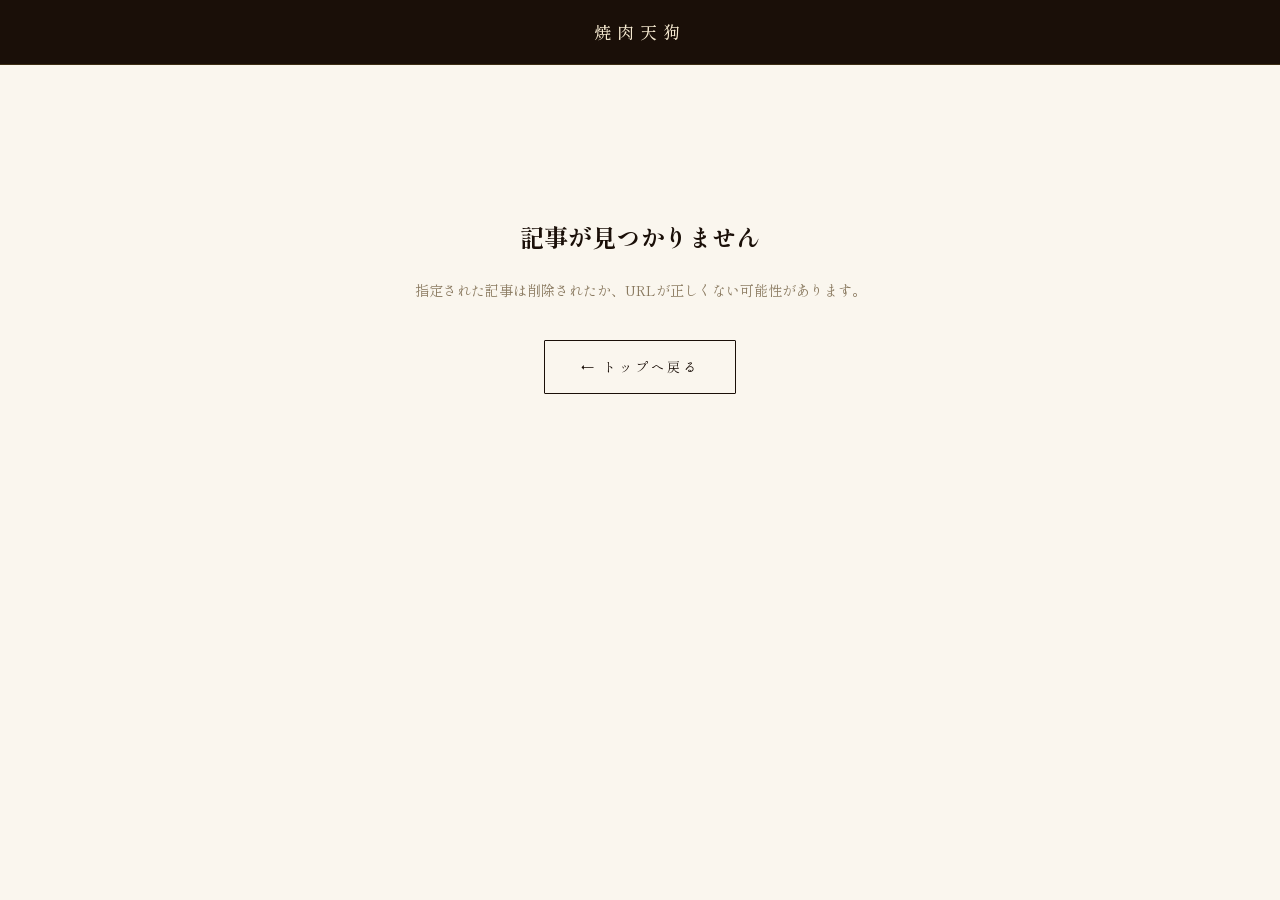
<file: blog/index.html>
<!DOCTYPE html>
<html lang="ja">
<head>
<meta charset="UTF-8">
<meta name="viewport" content="width=device-width,initial-scale=1,viewport-fit=cover">
<meta name="theme-color" content="#1A0F08">
<title>焼肉天狗 ブログ</title>
<meta name="description" content="焼肉天狗 からのお知らせ・最新情報">
<meta http-equiv="content-language" content="ja">

<meta property="og:type" content="article">
<meta property="og:site_name" content="焼肉天狗">
<meta property="og:locale" content="ja_JP">
<meta property="og:image" content="https://yakiniku-tengu.search-mania.net/ogp.svg">
<meta name="twitter:card" content="summary_large_image">

<link rel="icon" type="image/svg+xml" href="/favicon.svg">

<link rel="preconnect" href="https://fonts.googleapis.com">
<link rel="preconnect" href="https://fonts.gstatic.com" crossorigin>
<link href="https://fonts.googleapis.com/css2?family=Cormorant+Garamond:wght@400;500;600&family=Noto+Sans+JP:wght@400;500;700&family=Shippori+Mincho:wght@500;600&display=swap" rel="stylesheet">

<style>
*{margin:0;padding:0;box-sizing:border-box}
body{
  background:#FAF6EE;
  color:#1A0F08;
  font-family:'Noto Sans JP','Hiragino Sans',sans-serif;
  line-height:1.85;
  -webkit-font-smoothing:antialiased;
  -moz-osx-font-smoothing:grayscale;
}
header{
  background:#1A0F08;
  padding:16px 20px;
  text-align:center;
  border-bottom:1px solid rgba(201,168,76,.2);
  position:sticky;top:0;z-index:10;
}
header a{
  color:#F5E9D0;
  text-decoration:none;
  font-size:17px;
  letter-spacing:.36em;
  font-family:'Shippori Mincho',serif;
  font-weight:500;
}
.wrap{
  max-width:720px;
  margin:60px auto;
  padding:0 24px 80px;
}
.loading{
  text-align:center;padding:120px 0;
  color:#8A7A60;font-size:13px;letter-spacing:.2em;
}
.loading::after{
  content:'読 み 込 み 中 …';
  display:block;animation:fade 1.4s ease-in-out infinite;
}
@keyframes fade{0%,100%{opacity:.4}50%{opacity:1}}

.card{
  background:#fff;
  border-radius:2px;
  overflow:hidden;
  box-shadow:0 6px 28px rgba(0,0,0,.08);
}
.card img{
  width:100%;
  display:block;
  max-height:480px;
  object-fit:cover;
}
.card-body{padding:36px 38px 44px}
.card .date{
  font-size:11px;
  color:#8A7A60;
  letter-spacing:.24em;
  font-family:'Cormorant Garamond',serif;
  display:block;
}
.card h1{
  margin:14px 0 28px;
  font-size:22px;
  line-height:1.7;
  font-weight:600;
  font-family:'Shippori Mincho',serif;
  color:#1A0F08;
  letter-spacing:.04em;
}
.card .text{
  font-size:15px;
  line-height:2.05;
  white-space:pre-wrap;
  color:#3A2820;
  word-break:break-word;
}

.back-wrap{margin-top:52px;text-align:center}
.back-btn{
  display:inline-block;
  padding:14px 36px;
  border:1.5px solid #1A0F08;
  color:#1A0F08;
  text-decoration:none;
  border-radius:1px;
  font-size:13px;
  letter-spacing:.24em;
  font-family:'Shippori Mincho',serif;
  transition:all .35s ease;
}
.back-btn:hover{background:#1A0F08;color:#FAF6EE}

.not-found{
  text-align:center;padding:90px 24px;
  font-family:'Shippori Mincho',serif;
}
.not-found h1{font-size:24px;margin-bottom:18px;color:#1A0F08}
.not-found p{font-size:14px;color:#8A7A60;margin-bottom:36px;line-height:1.9}

.produced-by{
  text-align:center;
  margin-top:64px;
  font-size:10px;
  letter-spacing:.28em;
  color:rgba(26,15,8,.4);
  text-transform:uppercase;
  font-family:'Cormorant Garamond',serif;
}
.produced-by a{color:rgba(26,15,8,.6);text-decoration:none;transition:color .3s ease}
.produced-by a:hover{color:#C9A84C}

@media (max-width:600px){
  .wrap{margin:30px auto;padding:0 16px 60px}
  .card-body{padding:26px 22px 32px}
  .card h1{font-size:19px;margin:12px 0 22px}
  .card .text{font-size:14.5px;line-height:1.95}
  header a{font-size:14px;letter-spacing:.28em}
  .back-btn{padding:13px 28px;font-size:12px}
}
</style>
</head>
<body>

<header><a href="https://yakiniku-tengu.search-mania.net/">焼肉天狗</a></header>

<div class="wrap" id="root">
  <div class="loading"></div>
</div>

<script>
const GAS_URL    = 'https://script.google.com/macros/s/AKfycbw9QjwJ0tkdU02zvh6My3Erx0k4ThEhzP13dfiEAfWcJuGGZny3Duxe5RaH3r2Ub8KL/exec';
const SITE_URL   = 'https://yakiniku-tengu.search-mania.net';
const STORE_NAME = '焼肉天狗';

function esc(s) {
  return String(s || '')
    .replace(/&/g, '&amp;').replace(/</g, '&lt;')
    .replace(/>/g, '&gt;').replace(/"/g, '&quot;');
}

function fmtDate(s) {
  if (!s) return '';
  const m = String(s).match(/^(\d{4})-(\d{2})-(\d{2})/);
  return m ? m[1] + '.' + m[2] + '.' + m[3] : String(s);
}

function driveImg(url) {
  if (!url) return '';
  const s = String(url).trim();
  const m1 = s.match(/\/d\/([a-zA-Z0-9_-]+)/);
  if (m1) return 'https://drive.google.com/thumbnail?id=' + m1[1] + '&sz=w1200';
  const m2 = s.match(/lh3\.googleusercontent\.com\/d\/([a-zA-Z0-9_-]+)/);
  if (m2) return 'https://lh3.googleusercontent.com/d/' + m2[1] + '=w1200';
  if (s.indexOf('drive.google.com/thumbnail') !== -1) {
    return s.replace(/([?&]sz=)[^&]*/, '$1w1200');
  }
  return s;
}

function getSlug() {
  const params = new URLSearchParams(location.search);
  if (params.get('post')) return params.get('post');
  const m = location.pathname.match(/\/blog\/([^\/]+)\/?$/);
  return m ? m[1] : '';
}

function getN() {
  const params = new URLSearchParams(location.search);
  const n = params.get('n');
  return (n !== null && n !== '') ? parseInt(n, 10) : -1;
}

function findBySlug(items, slug, n) {
  if (!Array.isArray(items)) return null;
  if (n >= 0 && n < items.length && items[n]) return items[n];
  if (!slug) return null;
  return items.find(function(b) {
    if (!b) return false;
    if (b.url && (
      b.url.indexOf('/blog/' + slug + '/') !== -1 ||
      b.url.indexOf('/blog/' + slug) !== -1
    )) return true;
    if (b.date) {
      var d = String(b.date).replace(/[\/\.]/g, '-').replace(/[^0-9-]/g, '');
      if (d === slug) return true;
    }
    return false;
  }) || null;
}

function updateMeta(title, desc, imgUrl) {
  document.title = title + ' | ' + STORE_NAME;
  const m1 = document.querySelector('meta[name="description"]');
  if (m1) m1.setAttribute('content', desc);
  function upsertMeta(attrName, attrValue, contentValue) {
    let el = document.querySelector('meta[' + attrName + '="' + attrValue + '"]');
    if (!el) {
      el = document.createElement('meta');
      el.setAttribute(attrName, attrValue);
      document.head.appendChild(el);
    }
    el.setAttribute('content', contentValue);
  }
  upsertMeta('property', 'og:title', title);
  upsertMeta('property', 'og:description', desc);
  upsertMeta('property', 'og:url', SITE_URL + location.pathname + location.search);
  upsertMeta('name', 'twitter:title', title);
  upsertMeta('name', 'twitter:description', desc);
  if (imgUrl) {
    upsertMeta('property', 'og:image', imgUrl);
    upsertMeta('name', 'twitter:image', imgUrl);
  }
  let canonical = document.querySelector('link[rel="canonical"]');
  if (!canonical) {
    canonical = document.createElement('link');
    canonical.setAttribute('rel', 'canonical');
    document.head.appendChild(canonical);
  }
  canonical.setAttribute('href', SITE_URL + location.pathname + location.search);
}

function render(item) {
  const root = document.getElementById('root');
  if (!item) {
    root.innerHTML =
      '<div class="not-found">' +
        '<h1>記事が見つかりません</h1>' +
        '<p>指定された記事は削除されたか、URLが正しくない可能性があります。</p>' +
        '<a class="back-btn" href="' + esc(SITE_URL) + '/">← トップへ戻る</a>' +
      '</div>';
    document.title = '記事が見つかりません | ' + STORE_NAME;
    return;
  }
  const imgUrl = driveImg(item.image);
  let title = (item.title || '').trim();
  if (!title && item.body) {
    title = String(item.body).split(/[。\n]/)[0].trim();
  }
  if (!title && item.date) {
    title = fmtDate(item.date) + ' の投稿';
  }
  const desc = (item.body || title).slice(0, 120);
  updateMeta(title, desc, imgUrl);
  (function() {
    var existing = document.getElementById('blog-jsonld');
    if (existing) existing.remove();
    var sd = document.createElement('script');
    sd.id = 'blog-jsonld';
    sd.type = 'application/ld+json';
    sd.textContent = JSON.stringify({
      '@context': 'https://schema.org',
      '@type': 'BlogPosting',
      'headline': title, 'description': desc,
      'datePublished': item.date || '', 'image': imgUrl || '',
      'url': SITE_URL + location.pathname + location.search,
      'publisher': { '@type': 'Organization', 'name': STORE_NAME, 'url': SITE_URL }
    });
    document.head.appendChild(sd);
  })();
  root.innerHTML =
    '<article class="card">' +
      (imgUrl ? '<img src="' + esc(imgUrl) + '" alt="' + esc(title) + '" loading="eager">' : '') +
      '<div class="card-body">' +
        (item.date ? '<span class="date">' + esc(fmtDate(item.date)) + '</span>' : '') +
        (item.title && item.title.trim() ? '<h1>' + esc(item.title) + '</h1>' : '') +
        '<p class="text">' + esc(item.body || '') + '</p>' +
      '</div>' +
    '</article>' +
    '<div class="back-wrap">' +
      '<a class="back-btn" href="' + esc(SITE_URL) + '/">← トップへ戻る</a>' +
    '</div>' +
    '<div class="produced-by">' +
      'Produced by <a href="https://search-mania.net/" target="_blank" rel="noopener noreferrer">SearchMania Inc.</a>' +
    '</div>';
}

(function init() {
  const slug = getSlug();
  const n    = getN();
  if (!slug && n < 0) { render(null); return; }
  fetch(GAS_URL + (GAS_URL.indexOf('?') >= 0 ? '&' : '?') + 'blog_all=1')
    .then(function(r) { return r.json(); })
    .then(function(data) {
      const item = findBySlug(data && data.blog, slug, n);
      render(item);
    })
    .catch(function(err) {
      console.warn('CMS fetch error:', err);
      fetch(GAS_URL)
        .then(function(r) { return r.json(); })
        .then(function(data) {
          const item = findBySlug(data && data.blog, slug, n);
          render(item);
        })
        .catch(function() { render(null); });
    });
})();
</script>

</body>
</html>
</file>
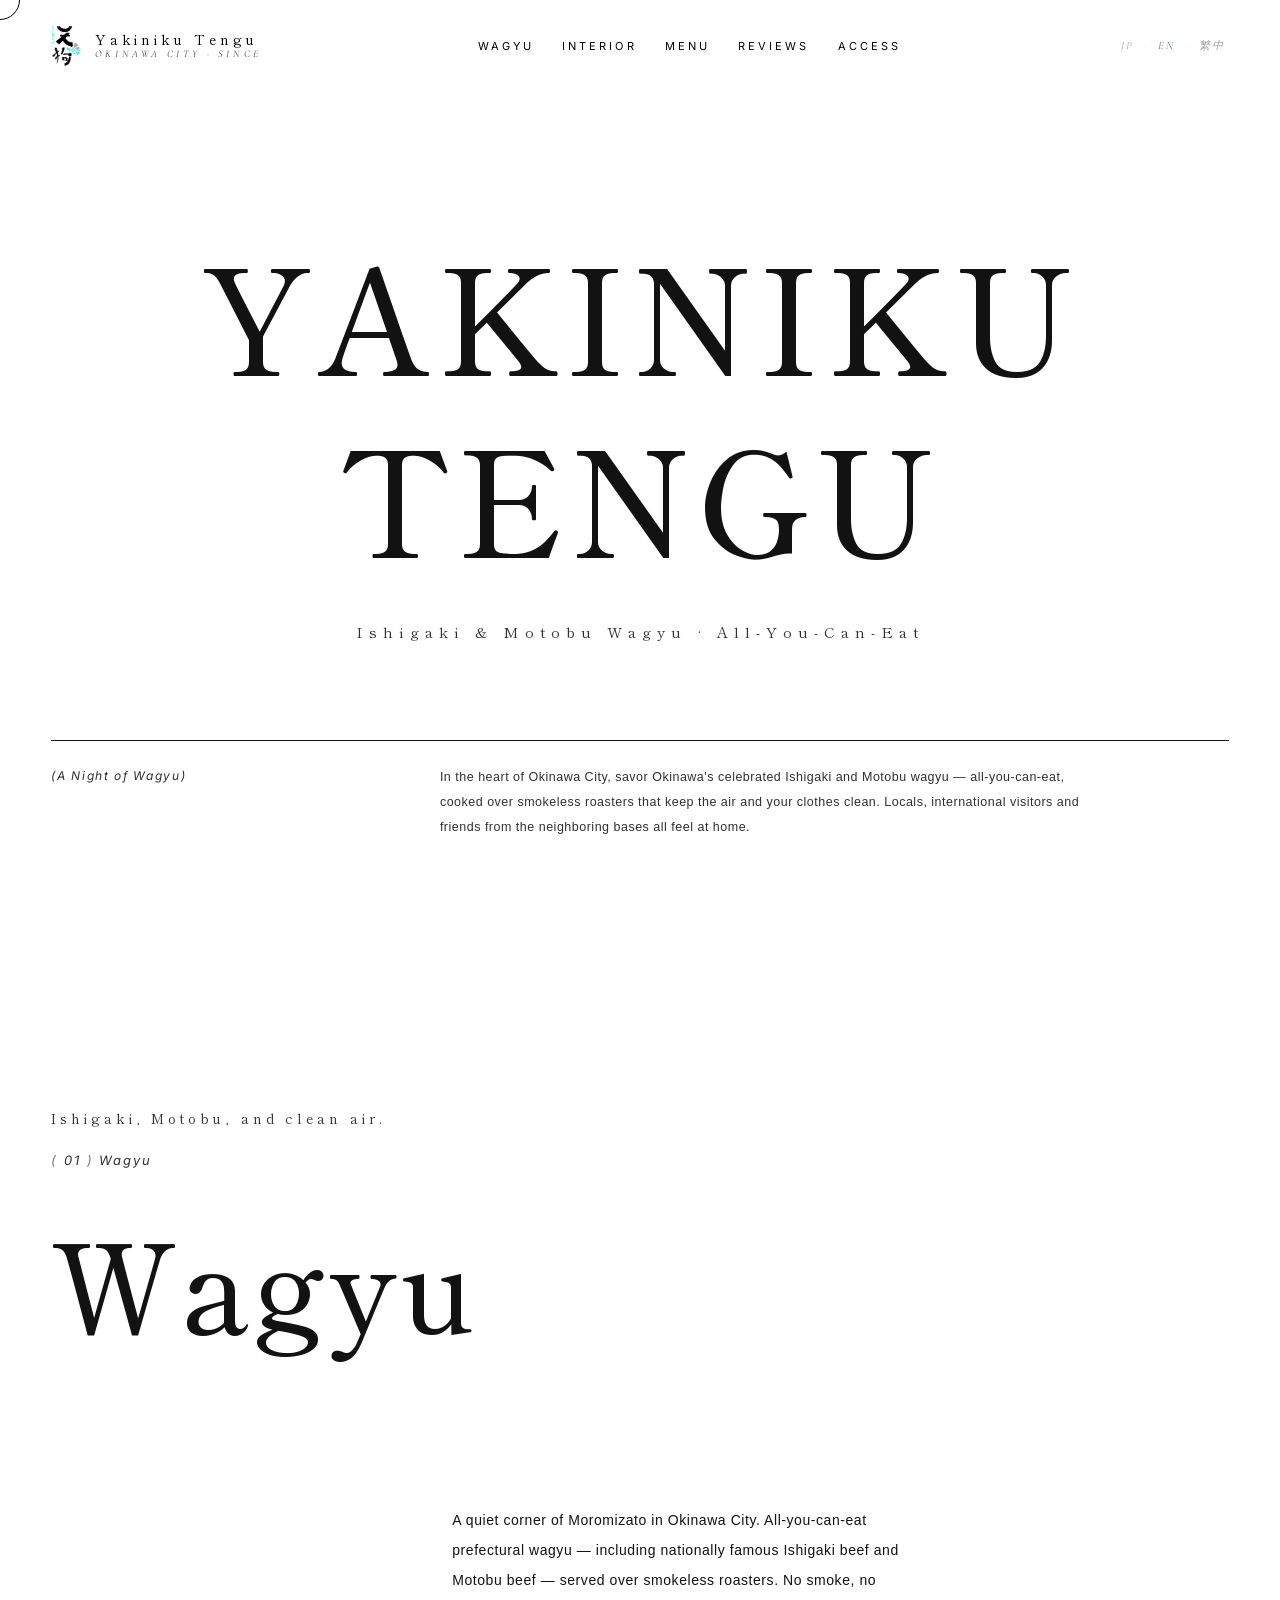
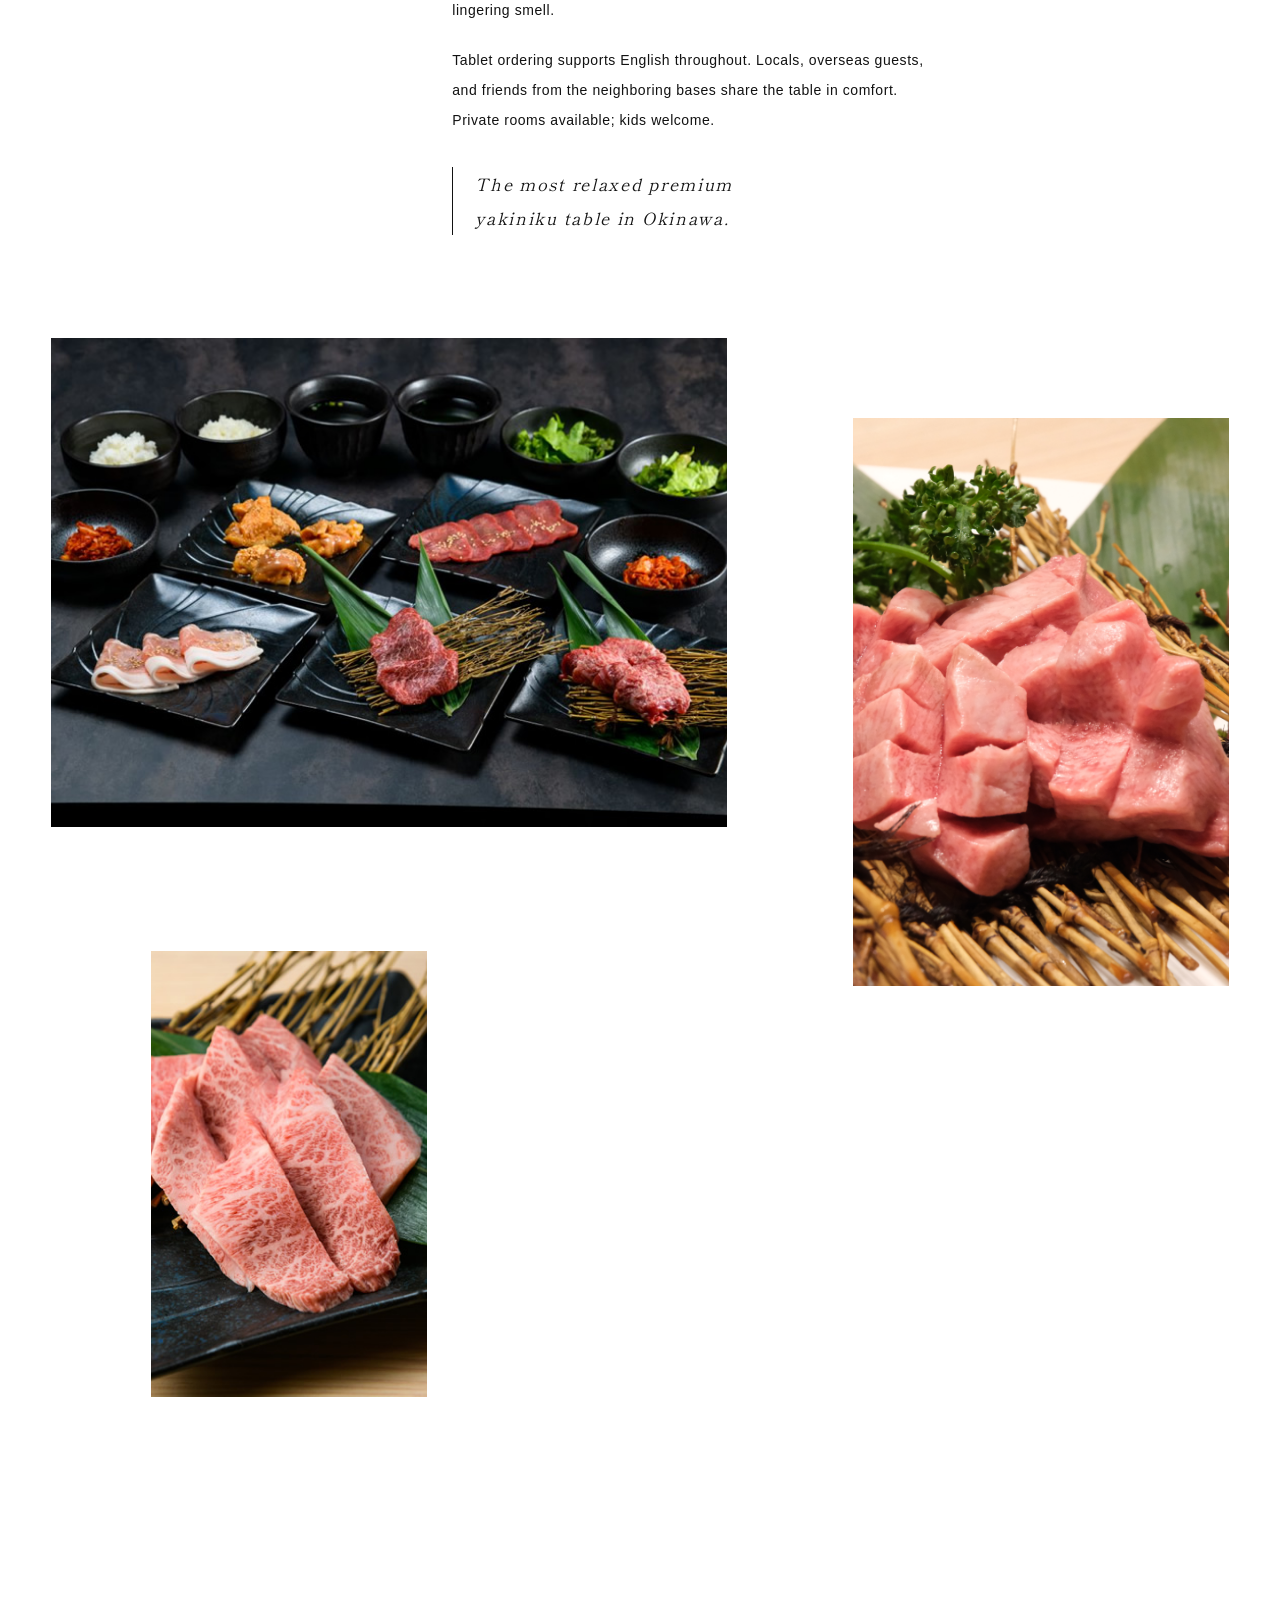
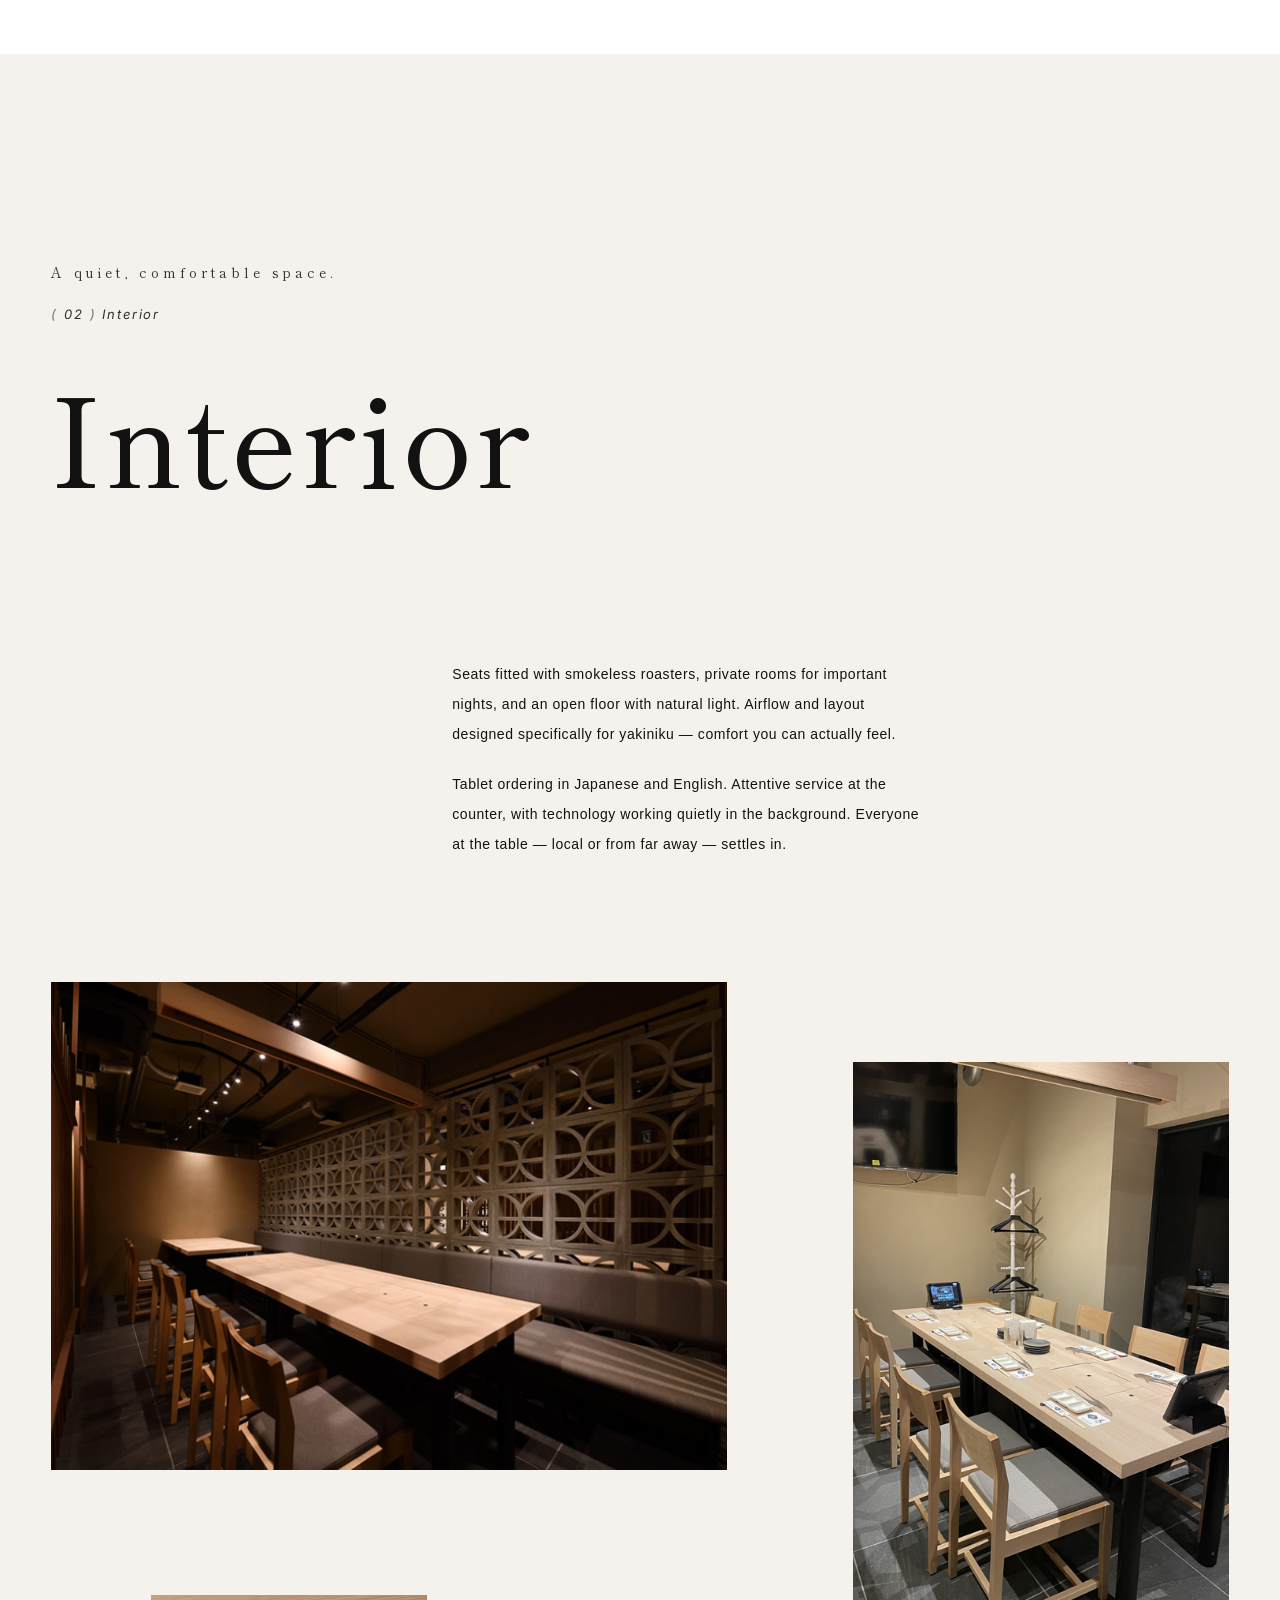
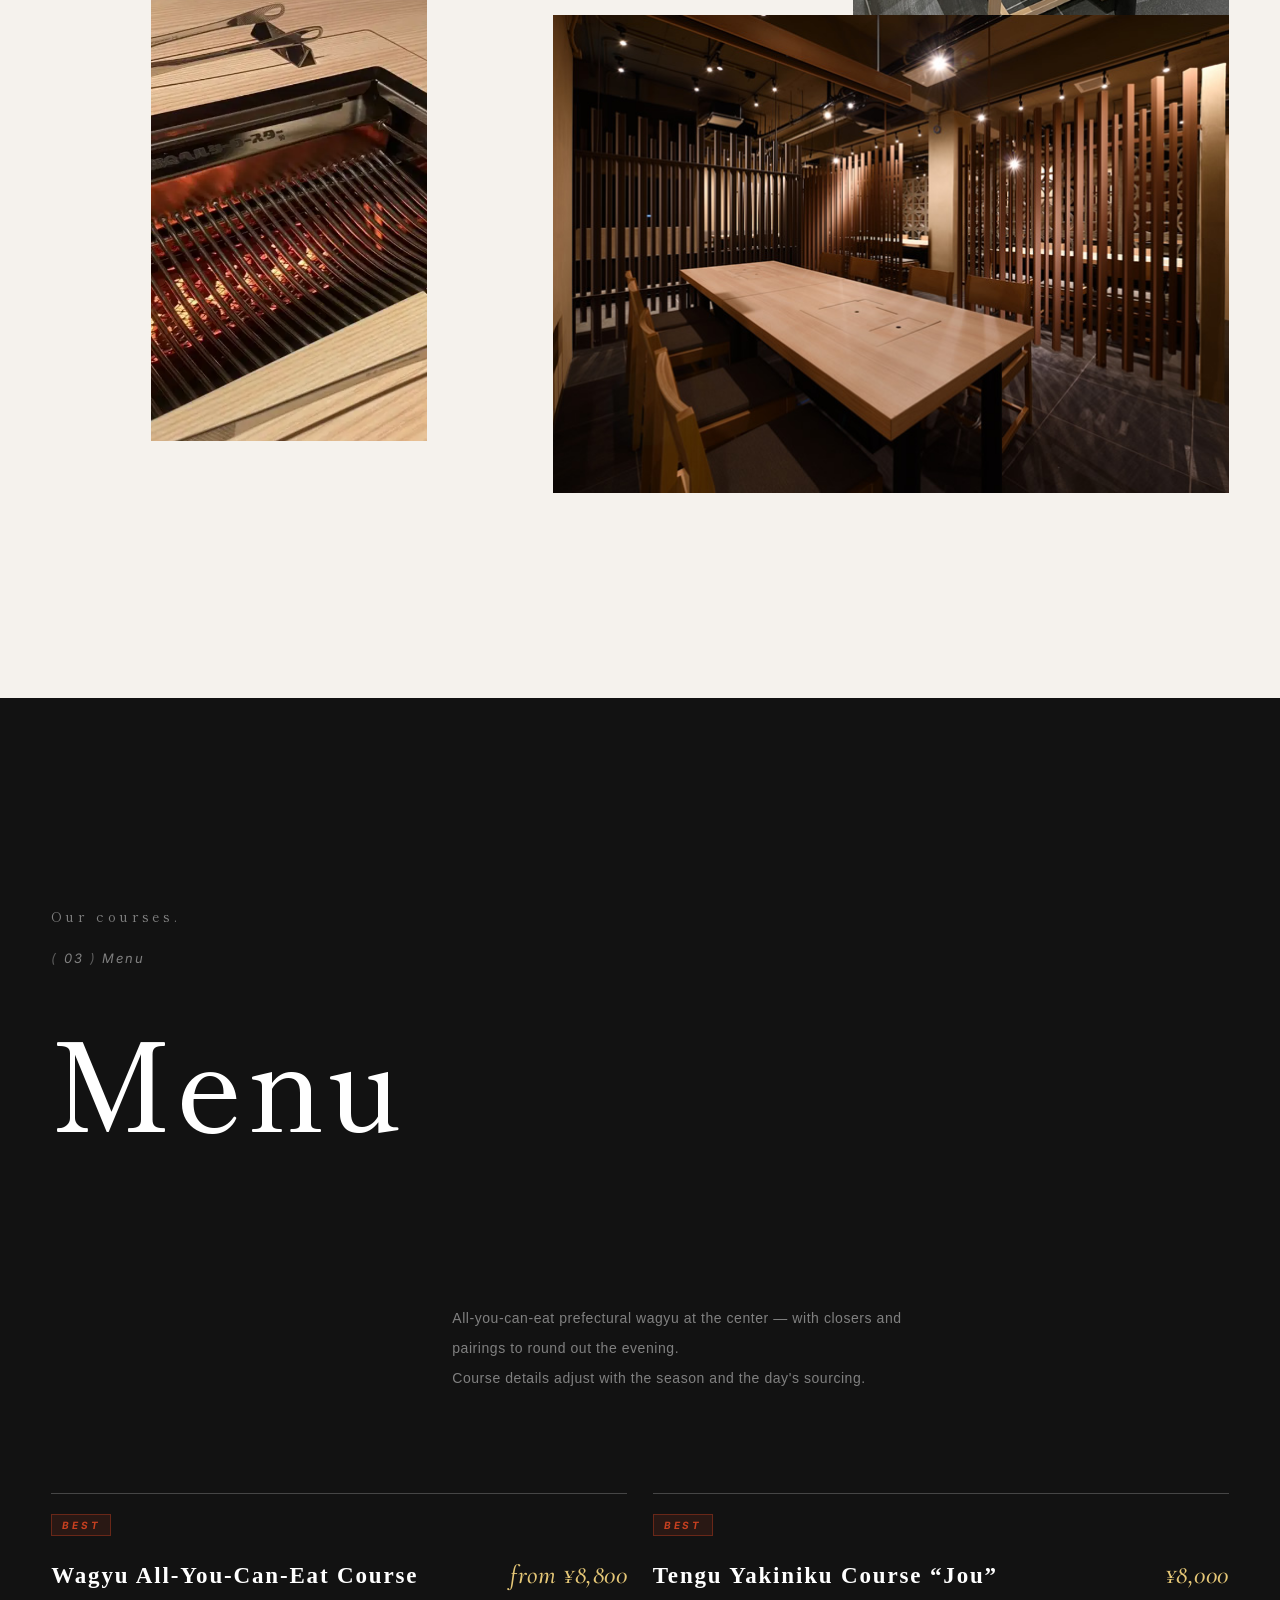
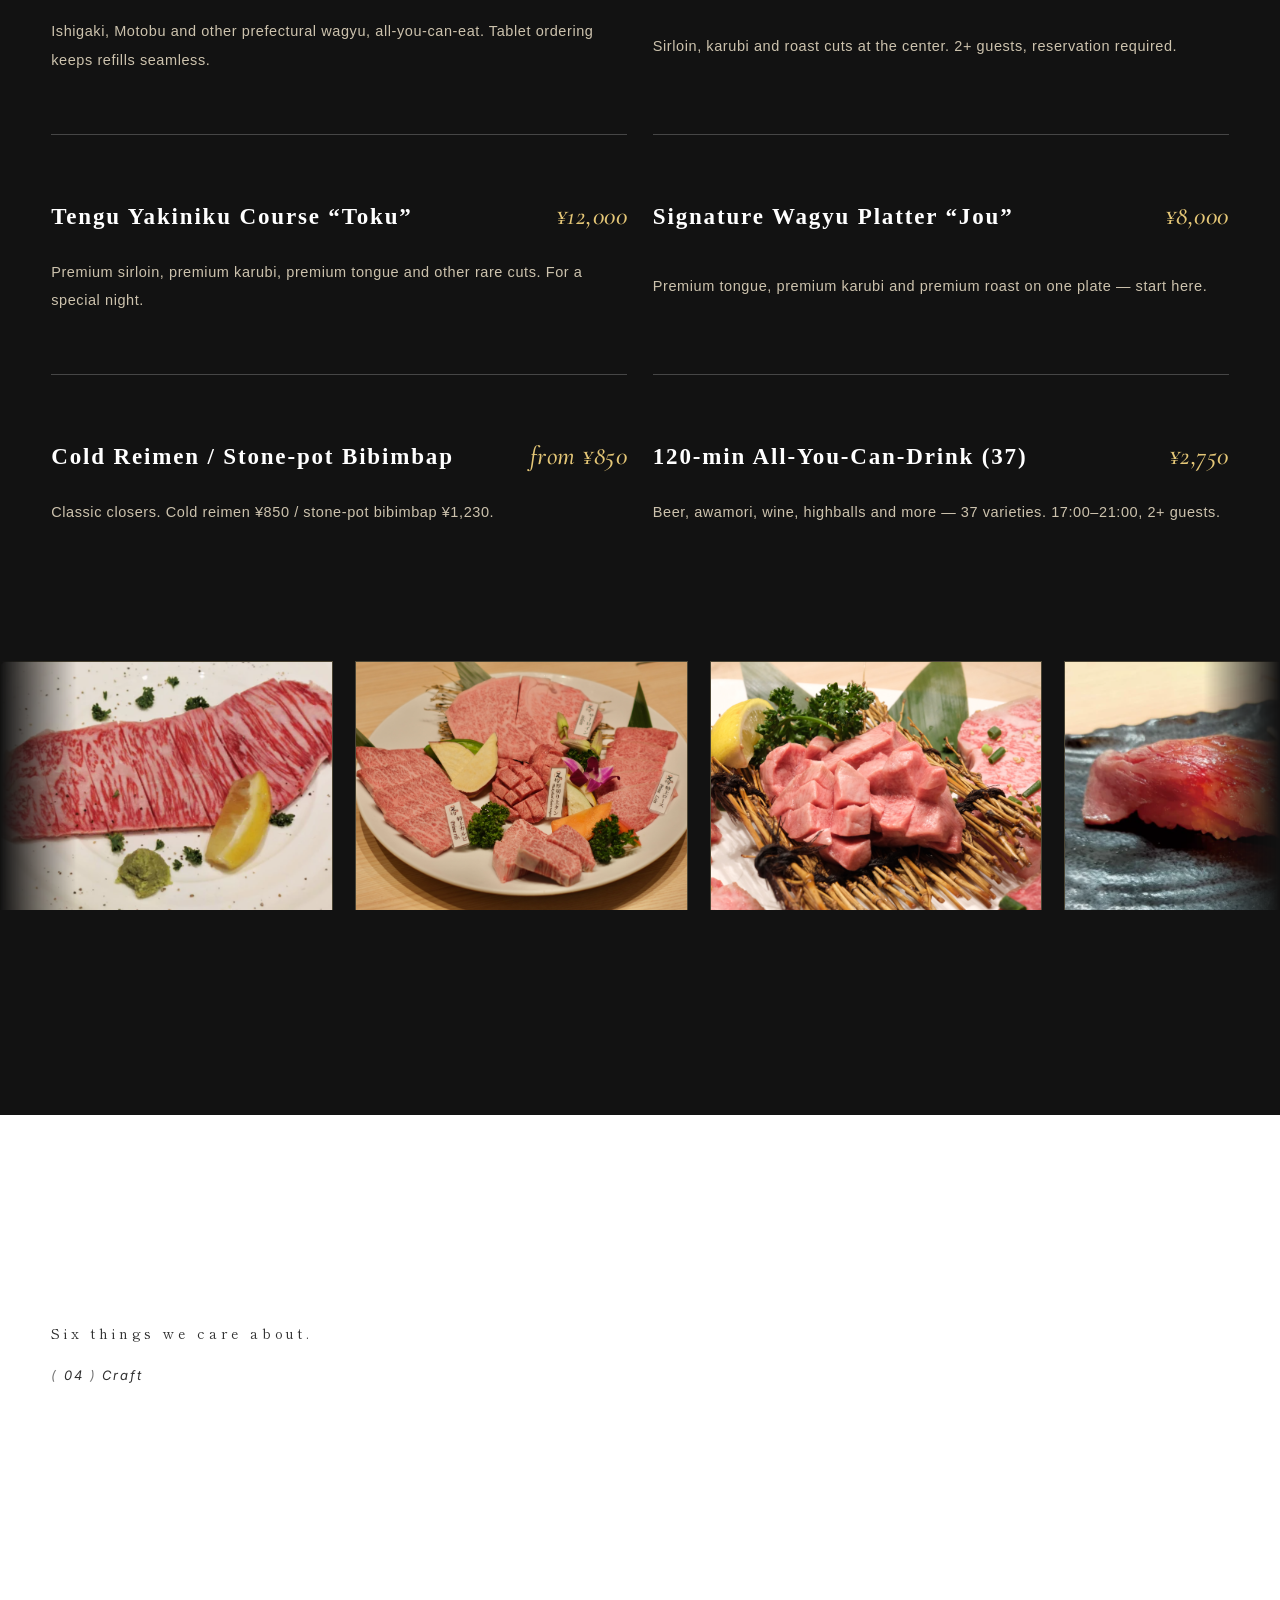
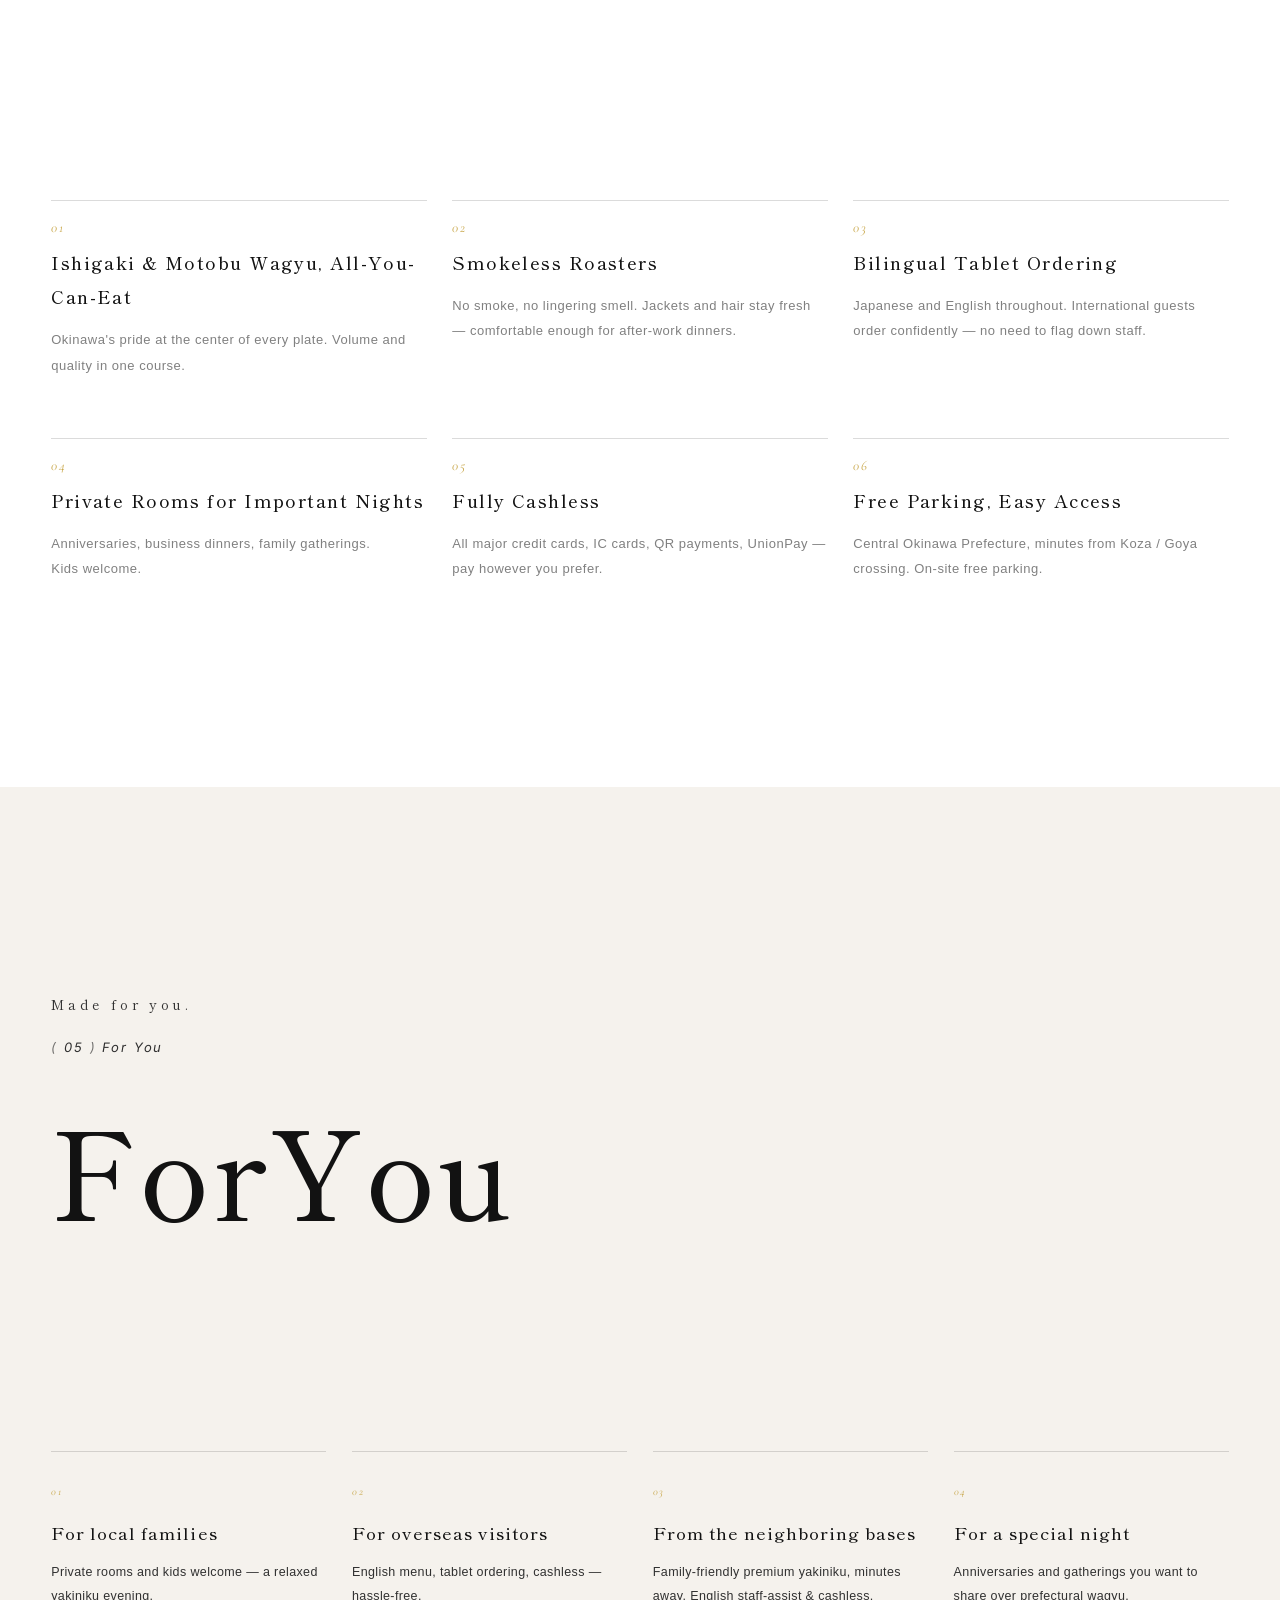
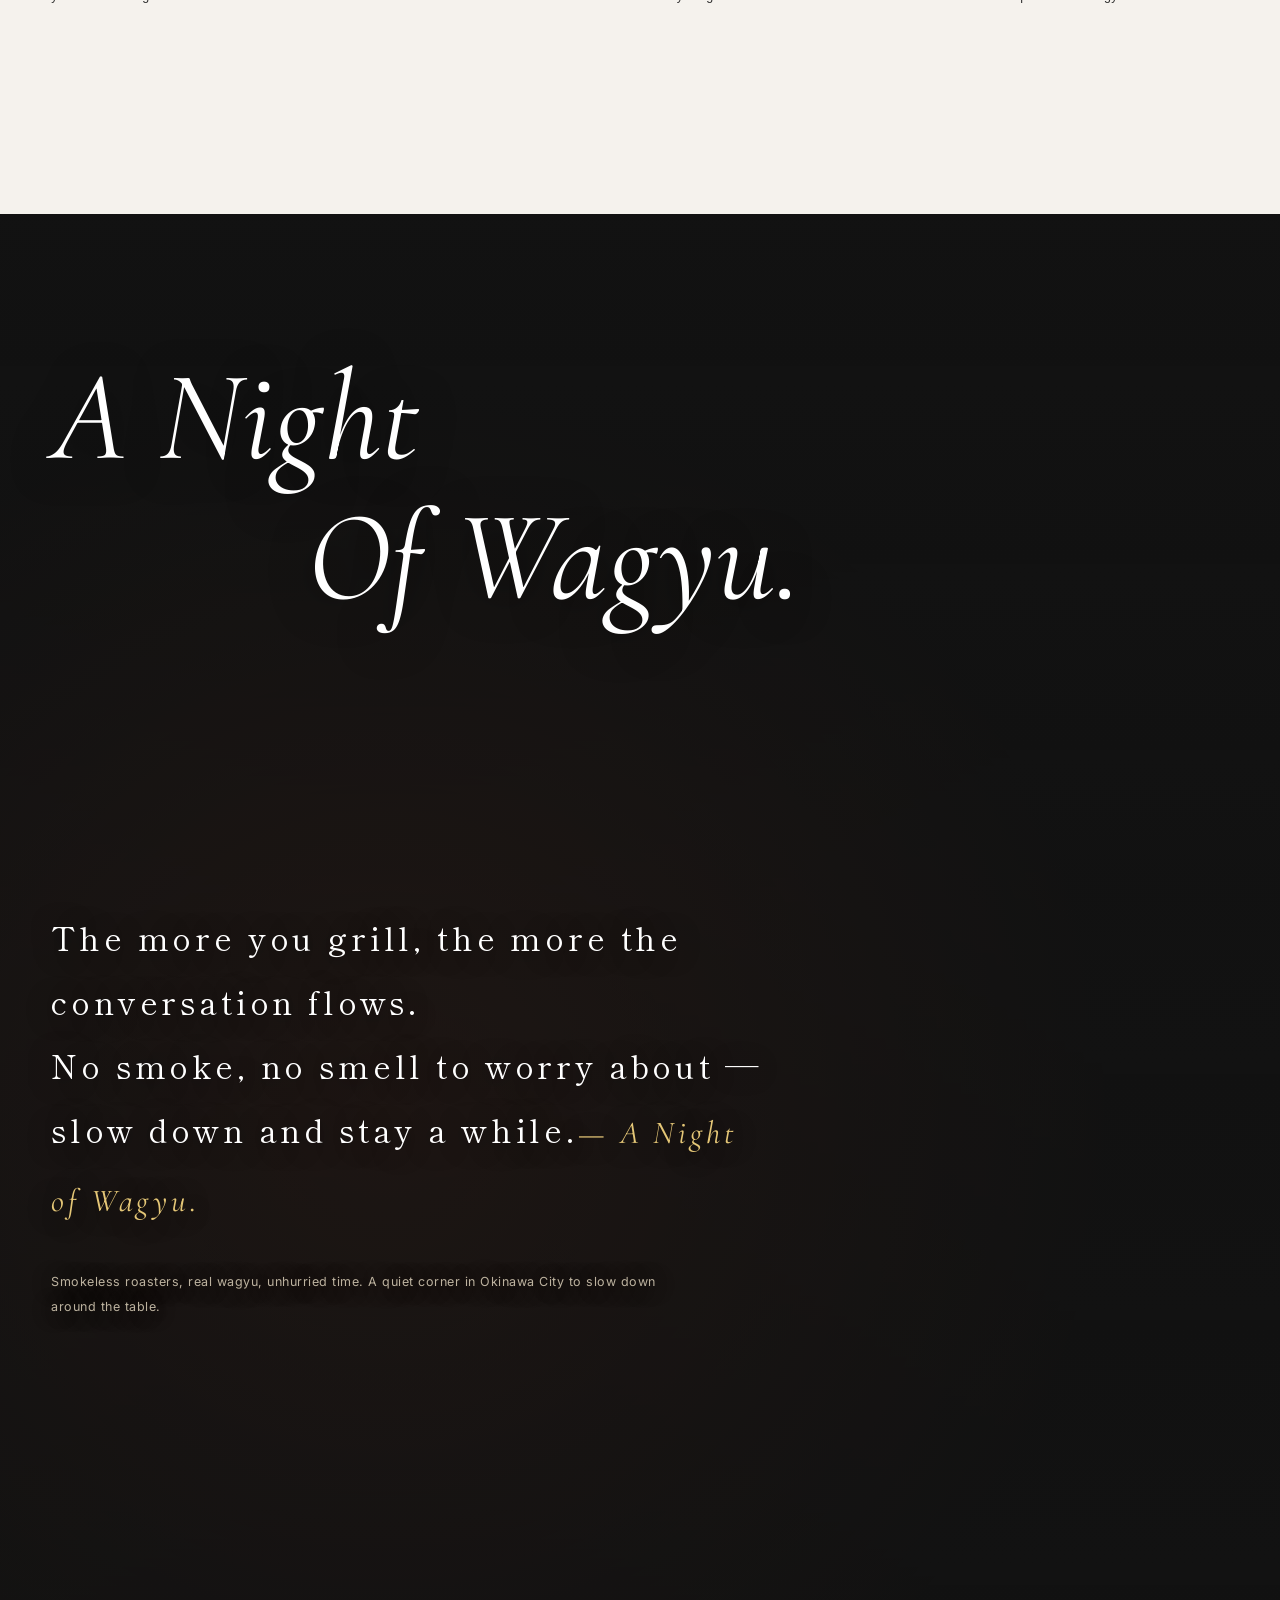
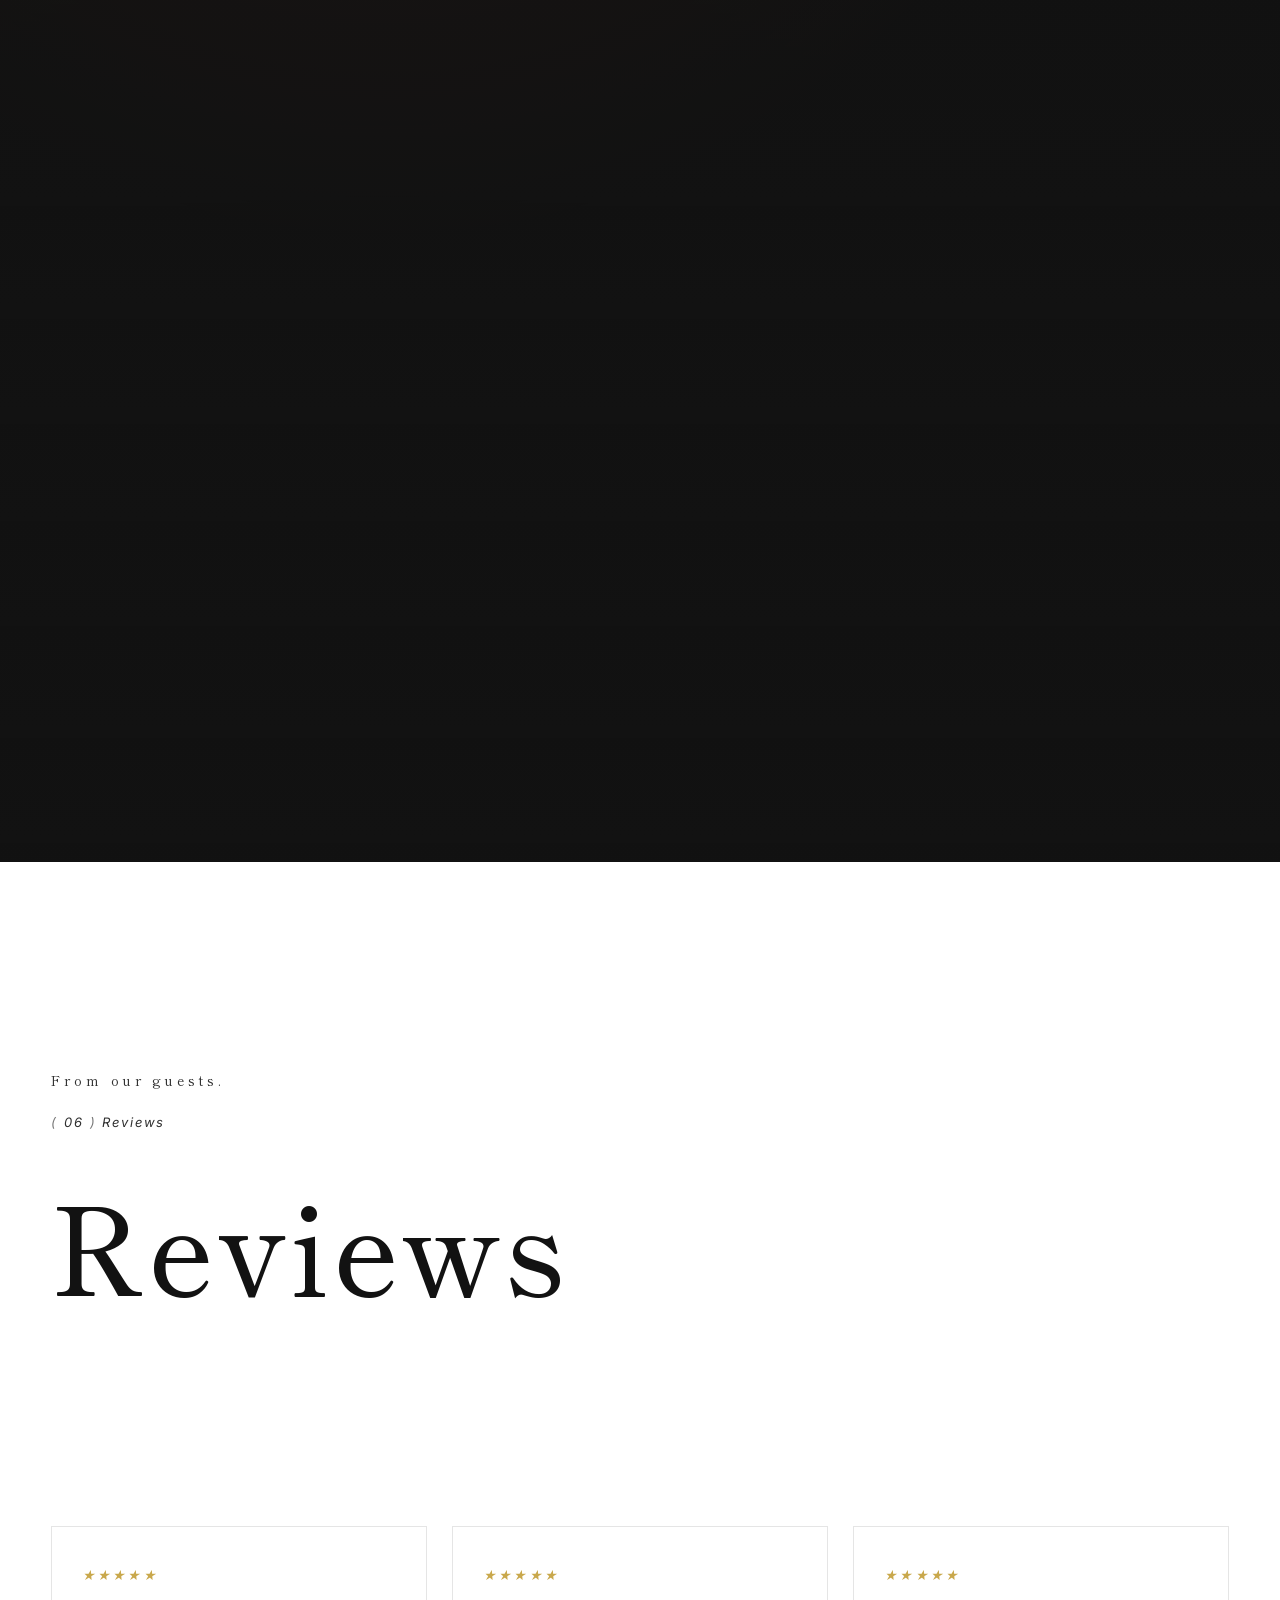
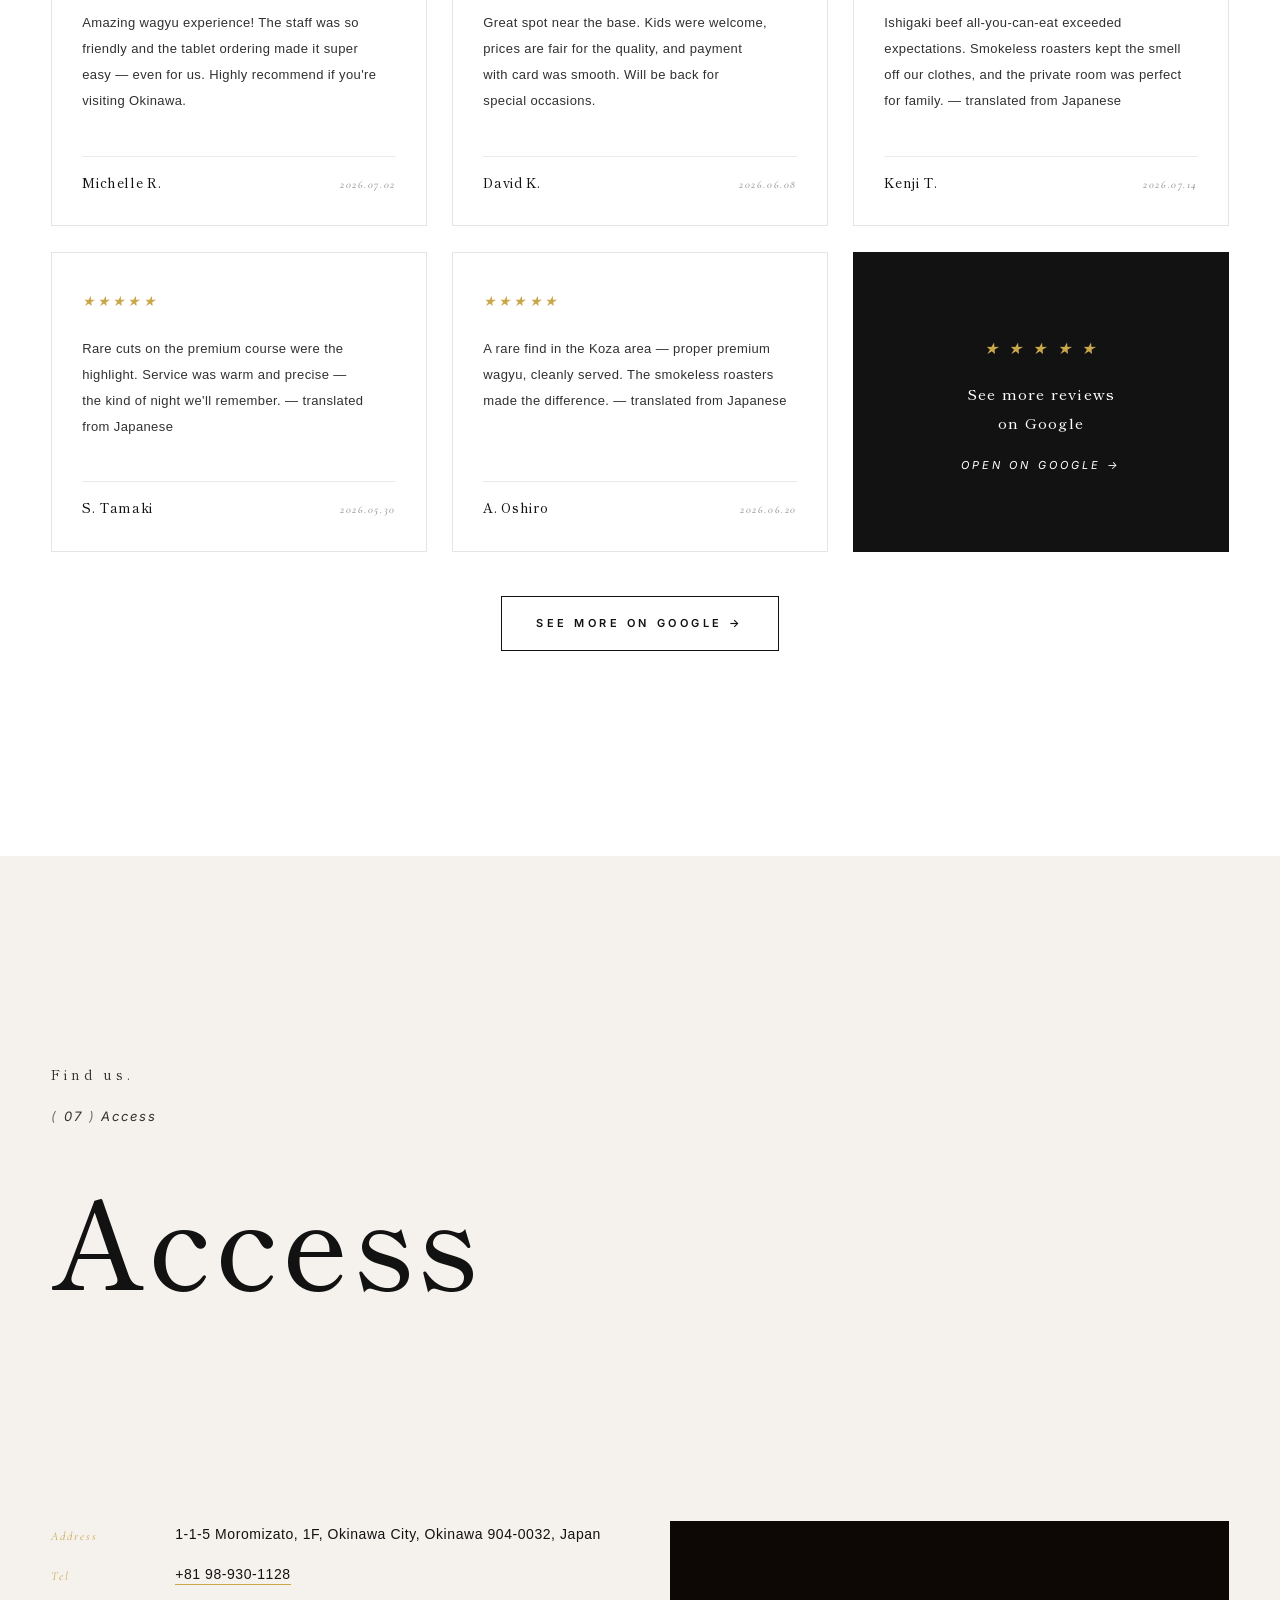
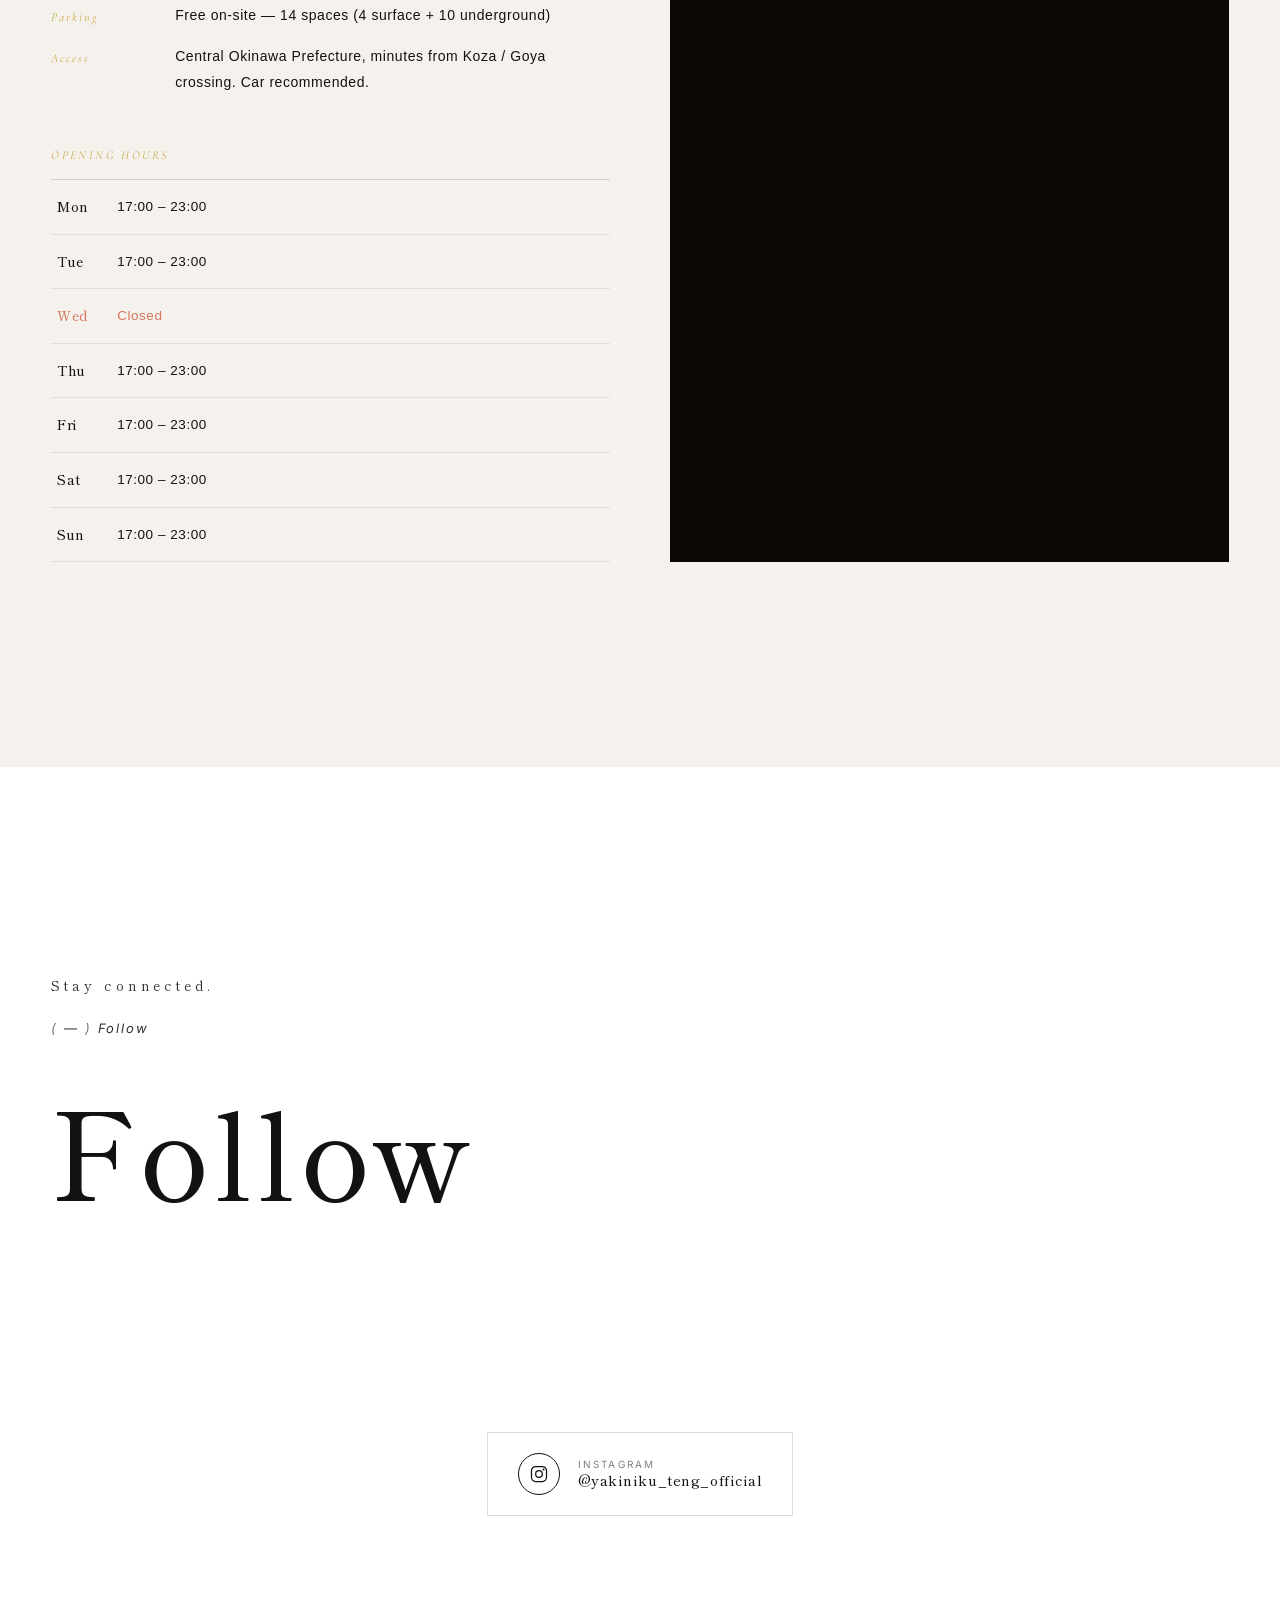
<file: en/index.html>
<!DOCTYPE html>
<html lang="en">
<head>
<meta charset="UTF-8">
<meta name="viewport" content="width=device-width,initial-scale=1,viewport-fit=cover">
<meta name="theme-color" content="#121212">
<meta http-equiv="content-language" content="en">

<title>Yakiniku Tengu | Premium Wagyu All-You-Can-Eat | Okinawa City</title>
<meta name="description" content="Premium yakiniku in Okinawa City. All-you-can-eat Ishigaki &amp; Motobu wagyu on smokeless roasters. English menu, tablet ordering, private rooms — easy from the neighboring bases.">

<link rel="canonical" href="https://yakiniku-tengu.search-mania.net/en/">
<link rel="alternate" hreflang="ja" href="https://yakiniku-tengu.search-mania.net/">
<link rel="alternate" hreflang="en" href="https://yakiniku-tengu.search-mania.net/en/">
<link rel="alternate" hreflang="zh-TW" href="https://yakiniku-tengu.search-mania.net/zh-tw/">
<link rel="alternate" hreflang="x-default" href="https://yakiniku-tengu.search-mania.net/">

<meta property="og:type" content="restaurant">
<meta property="og:site_name" content="Yakiniku Tengu">
<meta property="og:title" content="Yakiniku Tengu | Premium Wagyu All-You-Can-Eat | Okinawa City">
<meta property="og:description" content="Premium yakiniku in Okinawa City. All-you-can-eat Ishigaki &amp; Motobu wagyu on smokeless roasters. English menu, tablet order, private rooms.">
<meta property="og:url" content="https://yakiniku-tengu.search-mania.net/en/">
<meta property="og:image" content="https://yakiniku-tengu.search-mania.net/ogp.svg">
<meta property="og:image:width" content="1200">
<meta property="og:image:height" content="630">
<meta property="og:locale" content="en_US">
<meta property="og:locale:alternate" content="ja_JP">
<meta property="og:locale:alternate" content="zh_TW">

<meta name="twitter:card" content="summary_large_image">
<meta name="twitter:title" content="Yakiniku Tengu | Premium Wagyu All-You-Can-Eat | Okinawa City">
<meta name="twitter:description" content="All-you-can-eat Ishigaki &amp; Motobu wagyu on smokeless roasters. English menu.">
<meta name="twitter:image" content="https://yakiniku-tengu.search-mania.net/ogp.svg">

<link rel="icon" type="image/png" href="../logo.png">
<link rel="apple-touch-icon" href="../logo.png">

<link rel="preconnect" href="https://fonts.googleapis.com">
<link rel="preconnect" href="https://fonts.gstatic.com" crossorigin>
<link href="https://fonts.googleapis.com/css2?family=Cormorant+Garamond:ital,wght@0,400;0,500;1,400;1,500&family=Inter:wght@400;500&family=Shippori+Mincho:wght@400;500;600&family=Zen+Kaku+Gothic+New:wght@400;500;700&display=swap" rel="stylesheet">

<link rel="stylesheet" href="../shared.css">

<meta name="google-site-verification" content="LZg90oxtbqi0v6An7Fc0uO3ufbqcmW4_Qp9mCI2u6wk">

<script type="application/ld+json">
{
  "@context": "https://schema.org",
  "@graph": [
    {
      "@type": ["Restaurant","LocalBusiness"],
      "@id": "https://yakiniku-tengu.search-mania.net/en/#restaurant",
      "name": "Yakiniku Tengu",
      "alternateName": ["焼肉天狗","燒肉天狗"],
      "inLanguage": "en",
      "description": "Premium yakiniku restaurant in Okinawa City, serving all-you-can-eat Ishigaki and Motobu wagyu on smokeless roasters. English menu and tablet ordering; private rooms; free parking; family-friendly.",
      "url": "https://yakiniku-tengu.search-mania.net/en/",
      "telephone": "+81989301128",
      "servesCuisine": ["Yakiniku","Japanese BBQ","Wagyu","Japanese cuisine"],
      "priceRange": "¥¥¥",
      "currenciesAccepted": "JPY",
      "paymentAccepted": "Cash, Credit Card, UnionPay, Suica, PASMO, PayPay, Rakuten Pay, Apple Pay",
      "image": ["https://yakiniku-tengu.search-mania.net/ogp.svg","https://yakiniku-tengu.search-mania.net/img-platter.jpg","https://yakiniku-tengu.search-mania.net/tengu_r9_c1.jpg"],
      "logo": "https://yakiniku-tengu.search-mania.net/logo.png",
      "address": {"@type":"PostalAddress","streetAddress":"1-1-5 Moromizato, 1F","addressLocality":"Okinawa City","addressRegion":"Okinawa","postalCode":"904-0032","addressCountry":"JP"},
      "geo": {"@type":"GeoCoordinates","latitude":26.3299011,"longitude":127.7948448},
      "hasMap": "https://maps.app.goo.gl/yrCR2MDhqVbbFG1v6",
      "openingHoursSpecification": [
        {"@type":"OpeningHoursSpecification","dayOfWeek":["Monday","Tuesday","Thursday","Friday","Saturday","Sunday"],"opens":"17:00","closes":"23:00"}
      ],
      "acceptsReservations": "True",
      "hasMenu": { "@id": "https://yakiniku-tengu.search-mania.net/en/#menu" },
      "aggregateRating": {
        "@type": "AggregateRating",
        "ratingValue": "4.3",
        "reviewCount": "160",
        "bestRating": "5",
        "worstRating": "1"
      },
      "sameAs": [
        "https://yakiniku-tengu.com/",
        "https://www.instagram.com/yakiniku_teng_official",
        "https://r.gnavi.co.jp/dgexvv3c0000/",
        "https://yakiniku-tengu.search-mania.net/",
        "https://tabelog.com/en/okinawa/A4703/A470301/47032566/",
        "https://www.hotpepper.jp/strJ001036088/",
        "https://map.yahoo.co.jp/v3/place/BxOLul3K4K2",
        "https://yakinikudiningtengu.owst.jp/",
        "https://www.tripadvisor.com/Restaurant_Review-g298225-d7449015-Reviews-Yakiniku_Tengu-Okinawa_City_Okinawa_Prefecture.html"
      ]
    },
    {
      "@type": "Menu",
      "@id": "https://yakiniku-tengu.search-mania.net/en/#menu",
      "name": "Yakiniku Tengu Menu",
      "inLanguage": "en",
      "hasMenuSection": [
        {
          "@type": "MenuSection","name": "Courses",
          "hasMenuItem": [
            {"@type":"MenuItem","name":"Wagyu All-You-Can-Eat Course","description":"Okinawa's Ishigaki and Motobu wagyu, all-you-can-eat. Tablet ordering makes refills seamless.","offers":{"@type":"Offer","price":"8800","priceCurrency":"JPY"}},
            {"@type":"MenuItem","name":"Tengu Yakiniku Course \"Jou\"","description":"Sirloin, karubi and roast cuts. 2+ guests, reservation required.","offers":{"@type":"Offer","price":"8000","priceCurrency":"JPY"}},
            {"@type":"MenuItem","name":"Tengu Yakiniku Course \"Toku\"","description":"Premium sirloin, premium karubi, premium tongue — for special occasions.","offers":{"@type":"Offer","price":"12000","priceCurrency":"JPY"}}
          ]
        },
        {
          "@type": "MenuSection","name": "Platters",
          "hasMenuItem": [
            {"@type":"MenuItem","name":"Signature Wagyu Platter \"Jou\"","description":"Premium tongue, karubi and roast on one plate.","offers":{"@type":"Offer","price":"8000","priceCurrency":"JPY"}}
          ]
        },
        {
          "@type": "MenuSection","name": "Closers",
          "hasMenuItem": [
            {"@type":"MenuItem","name":"Cold Reimen Noodles","description":"Refreshing cold noodles — the classic closer.","offers":{"@type":"Offer","price":"850","priceCurrency":"JPY"}},
            {"@type":"MenuItem","name":"Stone-pot Bibimbap","description":"Sizzling stone-pot bibimbap.","offers":{"@type":"Offer","price":"1230","priceCurrency":"JPY"}}
          ]
        },
        {
          "@type": "MenuSection","name": "Drinks",
          "hasMenuItem": [
            {"@type":"MenuItem","name":"120-min All-You-Can-Drink (37 varieties)","description":"Beer, awamori, wine, highballs and more. 17:00–21:00, 2+ guests.","offers":{"@type":"Offer","price":"2750","priceCurrency":"JPY"}}
          ]
        }
      ]
    },
    {
      "@type": "FAQPage",
      "@id": "https://yakiniku-tengu.search-mania.net/en/#faq",
      "inLanguage": "en",
      "mainEntity": [
        {"@type":"Question","name":"How long is the all-you-can-eat course?","acceptedAnswer":{"@type":"Answer","text":"Typically about 90 minutes. Times may vary during peak periods."}},
        {"@type":"Question","name":"Do you have an English menu?","acceptedAnswer":{"@type":"Answer","text":"Yes. The tablet ordering system supports Japanese and English throughout."}},
        {"@type":"Question","name":"Are kids welcome?","acceptedAnswer":{"@type":"Answer","text":"Absolutely. High chairs and small plates are available. Private rooms recommended for family visits."}},
        {"@type":"Question","name":"Do you have private rooms?","acceptedAnswer":{"@type":"Answer","text":"Yes. Layout adjusts by group size — please share your party size when reserving."}},
        {"@type":"Question","name":"Is there parking?","acceptedAnswer":{"@type":"Answer","text":"Free on-site parking with 14 spaces (4 surface + 10 underground)."}},
        {"@type":"Question","name":"Do you accept cashless payment?","acceptedAnswer":{"@type":"Answer","text":"All major credit cards, IC cards (Suica/PASMO), QR (PayPay/Rakuten Pay), and UnionPay are accepted."}}
      ]
    }
  ]
}
</script>

<script type="application/ld+json">
{"@context":"https://schema.org","@graph":[
{"@type":"Review","author":{"@type":"Person","name":"Michelle R."},"datePublished":"2026-07-02","reviewBody":"Amazing wagyu experience! The staff was so friendly and the tablet ordering made it super easy — even for us. Highly recommend if you're visiting Okinawa.","reviewRating":{"@type":"Rating","ratingValue":"5","bestRating":"5","worstRating":"1"},"publisher":{"@type":"Organization","name":"Google","url":"https://www.google.com/maps"},"itemReviewed":{"@id":"https://yakiniku-tengu.search-mania.net/en/#restaurant"}},
{"@type":"Review","author":{"@type":"Person","name":"David K."},"datePublished":"2026-06-08","reviewBody":"Great spot near the base. Kids were welcome, prices are fair for the quality, and payment with card was smooth. Will be back for special occasions.","reviewRating":{"@type":"Rating","ratingValue":"5","bestRating":"5","worstRating":"1"},"publisher":{"@type":"Organization","name":"Google","url":"https://www.google.com/maps"},"itemReviewed":{"@id":"https://yakiniku-tengu.search-mania.net/en/#restaurant"}},
{"@type":"Review","author":{"@type":"Person","name":"Kenji T."},"datePublished":"2026-07-14","reviewBody":"Ishigaki beef all-you-can-eat exceeded expectations. Smokeless roasters kept the smell off our clothes, and the private room was perfect for family.","reviewRating":{"@type":"Rating","ratingValue":"5","bestRating":"5","worstRating":"1"},"publisher":{"@type":"Organization","name":"Google","url":"https://www.google.com/maps"},"itemReviewed":{"@id":"https://yakiniku-tengu.search-mania.net/en/#restaurant"}},
{"@type":"Review","author":{"@type":"Person","name":"S. Tamaki"},"datePublished":"2026-05-30","reviewBody":"Rare cuts on the premium course were the highlight. Service was warm and precise — the kind of night we'll remember.","reviewRating":{"@type":"Rating","ratingValue":"5","bestRating":"5","worstRating":"1"},"publisher":{"@type":"Organization","name":"Google","url":"https://www.google.com/maps"},"itemReviewed":{"@id":"https://yakiniku-tengu.search-mania.net/en/#restaurant"}},
{"@type":"Review","author":{"@type":"Person","name":"A. Oshiro"},"datePublished":"2026-06-20","reviewBody":"A rare find in the Koza area — proper premium wagyu, cleanly served. The smokeless roasters made the difference.","reviewRating":{"@type":"Rating","ratingValue":"5","bestRating":"5","worstRating":"1"},"publisher":{"@type":"Organization","name":"Google","url":"https://www.google.com/maps"},"itemReviewed":{"@id":"https://yakiniku-tengu.search-mania.net/en/#restaurant"}}
]}
</script>
</head>
<body>

<!-- Page Loader -->
<div id="page-loader" aria-hidden="true">
  <img class="loader-logo" src="../logo.png" alt="Yakiniku Tengu">
  <p class="loader-en">YAKINIKU TENGU · OKINAWA CITY</p>
</div>

<!-- Custom cursor -->
<div class="cursor-dot" id="cursorDot"></div>
<div class="cursor-ring" id="cursorRing"></div>

<!-- Header -->
<header class="l-header" id="header">
  <a href="#hero" class="brand">
    <img class="mark-logo" src="../logo.png" alt="Yakiniku Tengu">
    <span class="name">
      <span class="jp">Yakiniku Tengu</span>
      <span class="en">OKINAWA CITY · SINCE</span>
    </span>
  </a>
  <nav class="nav-links">
    <a href="#about" data-hover="line"><span class="under-line">Wagyu</span></a>
    <a href="#interior" data-hover="line"><span class="under-line">Interior</span></a>
    <a href="#menu" data-hover="line"><span class="under-line">Menu</span></a>
    <a href="#reviews" data-hover="line"><span class="under-line">Reviews</span></a>
    <a href="#access" data-hover="line"><span class="under-line">Access</span></a>
  </nav>
  <div class="lang-switch" aria-label="Language">
    <a href="/" lang="ja">JP</a><span class="sep">·</span><a href="/en/" class="active" lang="en">EN</a><span class="sep">·</span><a href="/zh-tw/" lang="zh-TW">繁中</a>
  </div>
  <button class="burger" id="burger" aria-label="menu"><span></span><span></span><span></span></button>
</header>

<!-- Mobile menu -->
<div class="mobile-menu" id="mobileMenu">
  <a href="#about"><span class="num">01</span> Wagyu</a>
  <a href="#interior"><span class="num">02</span> Interior</a>
  <a href="#menu"><span class="num">03</span> Menu</a>
  <a href="#features"><span class="num">04</span> Craft</a>
  <a href="#foryou"><span class="num">05</span> For You</a>
  <a href="#reviews"><span class="num">06</span> Reviews</a>
  <a href="#access"><span class="num">07</span> Access</a>
  <a href="#faq"><span class="num">08</span> FAQ</a>
  <a href="tel:+81989301128"><span class="num">→</span> Reserve</a>
  <div class="mobile-menu-lang" aria-label="Language">
    <a href="/" lang="ja">日本語</a>
    <a href="/en/" class="active" lang="en">English</a>
    <a href="/zh-tw/" lang="zh-TW">繁體中文</a>
  </div>
</div>

<!-- Fixed side anchor list -->
<nav class="c-anchor-links" id="anchorLinks">
  <a href="#about"    data-section="about"><span class="num">01</span>Wagyu</a>
  <a href="#interior" data-section="interior"><span class="num">02</span>Interior</a>
  <a href="#menu"     data-section="menu"><span class="num">03</span>Menu</a>
  <a href="#features" data-section="features"><span class="num">04</span>Craft</a>
  <a href="#foryou"   data-section="foryou"><span class="num">05</span>For You</a>
  <a href="#reviews"  data-section="reviews"><span class="num">06</span>Reviews</a>
  <a href="#access"   data-section="access"><span class="num">07</span>Access</a>
  <a href="#faq"      data-section="faq"><span class="num">08</span>FAQ</a>
</nav>

<!-- Reservation dock -->
<div class="c-reserve-dock" id="reserveDock">
  <a href="tel:+81989301128" class="rd-btn rd-ghost">
    <span class="rd-cap">Call</span>
    <span class="rd-main">+81 98-930-1128</span>
  </a>
  <a href="https://r.gnavi.co.jp/dgexvv3c0000/" target="_blank" rel="noopener" class="rd-btn rd-primary">
    <span class="rd-cap">Reserve Online</span>
    <span class="rd-main">Book</span>
    <span class="rd-arrow" aria-hidden="true">↗</span>
  </a>
</div>

<div class="l-wrapper">

  <!-- HERO -->
  <section class="p-mv" id="hero">
    <div class="p-mv__group">
      <h1 class="p-mv__title" id="mvTitle">
        <span class="row" data-line="YAKINIKU"></span>
        <span class="row" data-line="TENGU"></span>
      </h1>
      <p class="p-mv__jp" id="heroSub">Ishigaki &amp; Motobu Wagyu · All-You-Can-Eat</p>
    </div>
    <div class="p-mv__attention">
      <span class="paren">(A Night of Wagyu)</span>
      <p class="desc">
        In the heart of Okinawa City, savor Okinawa's celebrated Ishigaki and Motobu wagyu — all-you-can-eat, cooked over smokeless roasters that keep the air and your clothes clean. Locals, international visitors and friends from the neighboring bases all feel at home.
      </p>
    </div>
  </section>

  <!-- (01) Wagyu -->
  <section class="ch" id="about">
    <div class="ch-inner">
      <div class="ch-title-block">
        <span class="section-jp">Ishigaki, Motobu, and clean air.</span>
        <div class="c-numbering"><span class="n-paren">(</span><span class="n-num">01</span><span class="n-paren">)</span> Wagyu</div>
        <h2 class="c-title-primary" data-title="Wagyu"></h2>
      </div>
      <div class="ch-text">
        <div class="paras">
          <p>A quiet corner of Moromizato in Okinawa City. All-you-can-eat prefectural wagyu — including nationally famous Ishigaki beef and Motobu beef — served over smokeless roasters. No smoke, no lingering smell.</p>
          <p>Tablet ordering supports English throughout. Locals, overseas guests, and friends from the neighboring bases share the table in comfort. Private rooms available; kids welcome.</p>
        </div>
        <blockquote class="quote">The most relaxed premium yakiniku table in Okinawa.</blockquote>
      </div>
      <div class="ch-images">
        <div class="im im-01"><img src="../tengu_r9_c1.jpg" alt="Tengu course — assorted wagyu with sides" loading="lazy"></div>
        <div class="im im-02"><img src="../img-tongue.jpg" alt="Premium beef tongue, thick-cut" loading="lazy"></div>
        <div class="im im-03"><img src="../tengu_r7_c1.jpg" alt="Prefectural wagyu — karubi and roast" loading="lazy"></div>
        <div class="im im-04"><img src="../img-platter.jpg" alt="Signature wagyu platter" loading="lazy"></div>
      </div>
    </div>
  </section>

  <!-- (02) Interior -->
  <section class="ch ch--paper" id="interior">
    <div class="ch-inner">
      <div class="ch-title-block">
        <span class="section-jp">A quiet, comfortable space.</span>
        <div class="c-numbering"><span class="n-paren">(</span><span class="n-num">02</span><span class="n-paren">)</span> Interior</div>
        <h2 class="c-title-primary" data-title="Interior"></h2>
      </div>
      <div class="ch-text">
        <p>Seats fitted with smokeless roasters, private rooms for important nights, and an open floor with natural light. Airflow and layout designed specifically for yakiniku — comfort you can actually feel.</p>
        <p>Tablet ordering in Japanese and English. Attentive service at the counter, with technology working quietly in the background. Everyone at the table — local or from far away — settles in.</p>
      </div>
      <div class="ch-images">
        <div class="im im-01"><img src="../tengu_r5_c1.jpg" alt="Private room with block-lattice wall and warm lighting" loading="lazy"></div>
        <div class="im im-02"><img src="../tengu_r11_c3.jpg" alt="Dining table set with tablet ordering" loading="lazy"></div>
        <div class="im im-03"><img src="../img-roaster.png" alt="Smokeless roaster — no smoke, no smell" loading="lazy"></div>
        <div class="im im-04"><img src="../tengu_r5_c6.jpg" alt="Private room with wood-lattice partitions" loading="lazy"></div>
      </div>
    </div>
  </section>

  <!-- (03) Menu -->
  <section class="ch ch--dark" id="menu">
    <div class="ch-inner">
      <div class="ch-title-block">
        <span class="section-jp">Our courses.</span>
        <div class="c-numbering"><span class="n-paren">(</span><span class="n-num">03</span><span class="n-paren">)</span> Menu</div>
        <h2 class="c-title-primary" data-title="Menu"></h2>
      </div>
      <div class="ch-text" style="--current-body:var(--gray)">
        <p>All-you-can-eat prefectural wagyu at the center — with closers and pairings to round out the evening.<br>Course details adjust with the season and the day's sourcing.</p>
      </div>

      <div class="menu-list">
        <article class="menu-item">
          <span class="m-name">Wagyu All-You-Can-Eat Course</span>
          <span class="m-price">from ¥8,800</span>
          <p class="m-desc">Ishigaki, Motobu and other prefectural wagyu, all-you-can-eat. Tablet ordering keeps refills seamless.</p>
          <span class="m-best">Best</span>
        </article>
        <article class="menu-item">
          <span class="m-name">Tengu Yakiniku Course “Jou”</span>
          <span class="m-price">¥8,000</span>
          <p class="m-desc">Sirloin, karubi and roast cuts at the center. 2+ guests, reservation required.</p>
          <span class="m-best">Best</span>
        </article>
        <article class="menu-item">
          <span class="m-name">Tengu Yakiniku Course “Toku”</span>
          <span class="m-price">¥12,000</span>
          <p class="m-desc">Premium sirloin, premium karubi, premium tongue and other rare cuts. For a special night.</p>
        </article>
        <article class="menu-item">
          <span class="m-name">Signature Wagyu Platter “Jou”</span>
          <span class="m-price">¥8,000</span>
          <p class="m-desc">Premium tongue, premium karubi and premium roast on one plate — start here.</p>
        </article>
        <article class="menu-item">
          <span class="m-name">Cold Reimen / Stone-pot Bibimbap</span>
          <span class="m-price">from ¥850</span>
          <p class="m-desc">Classic closers. Cold reimen ¥850 / stone-pot bibimbap ¥1,230.</p>
        </article>
        <article class="menu-item">
          <span class="m-name">120-min All-You-Can-Drink (37)</span>
          <span class="m-price">¥2,750</span>
          <p class="m-desc">Beer, awamori, wine, highballs and more — 37 varieties. 17:00–21:00, 2+ guests.</p>
        </article>
      </div>

      <div class="menu-marquee" aria-hidden="true">
        <div class="menu-marquee__track">
          <div class="menu-marquee__item" data-caption="Premium Sirloin"><img src="../menu-wagyu-slice.png" alt="" loading="lazy"></div>
          <div class="menu-marquee__item" data-caption="Signature Platter"><img src="../img-platter.jpg" alt="" loading="lazy"></div>
          <div class="menu-marquee__item" data-caption="Premium Tongue"><img src="../img-tongue.jpg" alt="" loading="lazy"></div>
          <div class="menu-marquee__item" data-caption="Beef Sushi"><img src="../menu-niku-sushi.png" alt="" loading="lazy"></div>
          <div class="menu-marquee__item" data-caption="Wagyu Karubi / Roast"><img src="../tengu_r7_c1.jpg" alt="" loading="lazy"></div>
          <div class="menu-marquee__item" data-caption="Stone-pot Bibimbap"><img src="../menu-bibimbap.png" alt="" loading="lazy"></div>
          <div class="menu-marquee__item" data-caption="Course Overview"><img src="../tengu_r9_c1.jpg" alt="" loading="lazy"></div>
          <div class="menu-marquee__item" data-caption="Cold Reimen"><img src="../menu-reimen.png" alt="" loading="lazy"></div>
          <div class="menu-marquee__item" data-caption="Platter (Alt Cut)"><img src="../img-platter-2.jpg" alt="" loading="lazy"></div>
          <div class="menu-marquee__item" data-caption="Diced Tongue"><img src="../tengu_r7_c6.jpg" alt="" loading="lazy"></div>
          <div class="menu-marquee__item" data-caption="Komtan Soup"><img src="../menu-soup.png" alt="" loading="lazy"></div>
          <div class="menu-marquee__item" data-caption="Beef Roast"><img src="../img-loin.jpg" alt="" loading="lazy"></div>
          <!-- duplicate -->
          <div class="menu-marquee__item" data-caption="Premium Sirloin"><img src="../menu-wagyu-slice.png" alt="" loading="lazy"></div>
          <div class="menu-marquee__item" data-caption="Signature Platter"><img src="../img-platter.jpg" alt="" loading="lazy"></div>
          <div class="menu-marquee__item" data-caption="Premium Tongue"><img src="../img-tongue.jpg" alt="" loading="lazy"></div>
          <div class="menu-marquee__item" data-caption="Beef Sushi"><img src="../menu-niku-sushi.png" alt="" loading="lazy"></div>
          <div class="menu-marquee__item" data-caption="Wagyu Karubi / Roast"><img src="../tengu_r7_c1.jpg" alt="" loading="lazy"></div>
          <div class="menu-marquee__item" data-caption="Stone-pot Bibimbap"><img src="../menu-bibimbap.png" alt="" loading="lazy"></div>
          <div class="menu-marquee__item" data-caption="Course Overview"><img src="../tengu_r9_c1.jpg" alt="" loading="lazy"></div>
          <div class="menu-marquee__item" data-caption="Cold Reimen"><img src="../menu-reimen.png" alt="" loading="lazy"></div>
          <div class="menu-marquee__item" data-caption="Platter (Alt Cut)"><img src="../img-platter-2.jpg" alt="" loading="lazy"></div>
          <div class="menu-marquee__item" data-caption="Diced Tongue"><img src="../tengu_r7_c6.jpg" alt="" loading="lazy"></div>
          <div class="menu-marquee__item" data-caption="Komtan Soup"><img src="../menu-soup.png" alt="" loading="lazy"></div>
          <div class="menu-marquee__item" data-caption="Beef Roast"><img src="../img-loin.jpg" alt="" loading="lazy"></div>
        </div>
      </div>
    </div>
  </section>

  <!-- (04) Craft -->
  <section class="ch" id="features">
    <div class="ch-inner">
      <div class="ch-title-block">
        <span class="section-jp">Six things we care about.</span>
        <div class="c-numbering"><span class="n-paren">(</span><span class="n-num">04</span><span class="n-paren">)</span> Craft</div>
        <h2 class="c-title-primary" data-title="Craft"></h2>
      </div>
      <div class="features-list">
        <div class="feat-item"><span class="num">01</span><h3 class="f-title">Ishigaki &amp; Motobu Wagyu, All-You-Can-Eat</h3><p class="f-desc">Okinawa's pride at the center of every plate. Volume and quality in one course.</p></div>
        <div class="feat-item"><span class="num">02</span><h3 class="f-title">Smokeless Roasters</h3><p class="f-desc">No smoke, no lingering smell. Jackets and hair stay fresh — comfortable enough for after-work dinners.</p></div>
        <div class="feat-item"><span class="num">03</span><h3 class="f-title">Bilingual Tablet Ordering</h3><p class="f-desc">Japanese and English throughout. International guests order confidently — no need to flag down staff.</p></div>
        <div class="feat-item"><span class="num">04</span><h3 class="f-title">Private Rooms for Important Nights</h3><p class="f-desc">Anniversaries, business dinners, family gatherings. Kids welcome.</p></div>
        <div class="feat-item"><span class="num">05</span><h3 class="f-title">Fully Cashless</h3><p class="f-desc">All major credit cards, IC cards, QR payments, UnionPay — pay however you prefer.</p></div>
        <div class="feat-item"><span class="num">06</span><h3 class="f-title">Free Parking, Easy Access</h3><p class="f-desc">Central Okinawa Prefecture, minutes from Koza / Goya crossing. On-site free parking.</p></div>
      </div>
    </div>
  </section>

  <!-- (05) For You -->
  <section class="ch ch--paper" id="foryou">
    <div class="ch-inner">
      <div class="ch-title-block">
        <span class="section-jp">Made for you.</span>
        <div class="c-numbering"><span class="n-paren">(</span><span class="n-num">05</span><span class="n-paren">)</span> For You</div>
        <h2 class="c-title-primary" data-title="For You"></h2>
      </div>
      <div class="scenes">
        <article class="scene-card"><span class="s-num">01</span><h3 class="s-label">For local families</h3><p class="s-cap">Private rooms and kids welcome — a relaxed yakiniku evening.</p></article>
        <article class="scene-card"><span class="s-num">02</span><h3 class="s-label">For overseas visitors</h3><p class="s-cap">English menu, tablet ordering, cashless — hassle-free.</p></article>
        <article class="scene-card"><span class="s-num">03</span><h3 class="s-label">From the neighboring bases</h3><p class="s-cap">Family-friendly premium yakiniku, minutes away. English staff-assist &amp; cashless.</p></article>
        <article class="scene-card"><span class="s-num">04</span><h3 class="s-label">For a special night</h3><p class="s-cap">Anniversaries and gatherings you want to share over prefectural wagyu.</p></article>
      </div>
    </div>
  </section>

  <!-- Beyond marquee -->
  <section class="p-beyond" id="beyond">
    <div class="p-beyond__bg" aria-hidden="true"></div>
    <div class="p-beyond__attention">
      <p>A Night</p>
      <p>Of Wagyu.</p>
    </div>
    <div class="p-beyond__sticky">
      <div class="p-beyond__sticky-inner">
        <p class="p-beyond__lead">
          The more you grill, the more the conversation flows.<br>
          No smoke, no smell to worry about —<br>
          slow down and stay a while.<span class="em">— A Night of Wagyu.</span>
        </p>
        <p class="p-beyond__en">
          Smokeless roasters, real wagyu, unhurried time. A quiet corner in Okinawa City to slow down around the table.
        </p>
      </div>
    </div>
  </section>

  <!-- (06) Reviews -->
  <section class="ch" id="reviews">
    <div class="ch-inner">
      <div class="ch-title-block">
        <span class="section-jp">From our guests.</span>
        <div class="c-numbering"><span class="n-paren">(</span><span class="n-num">06</span><span class="n-paren">)</span> Reviews</div>
        <h2 class="c-title-primary" data-title="Reviews"></h2>
      </div>
      <div class="reviews-grid" id="reviewsGrid">
        <article class="review">
          <div class="stars">★★★★★</div>
          <p class="body">Amazing wagyu experience! The staff was so friendly and the tablet ordering made it super easy — even for us. Highly recommend if you're visiting Okinawa.</p>
          <div class="meta"><span class="name">Michelle R.</span><span class="date">2026.07.02</span></div>
        </article>
        <article class="review">
          <div class="stars">★★★★★</div>
          <p class="body">Great spot near the base. Kids were welcome, prices are fair for the quality, and payment with card was smooth. Will be back for special occasions.</p>
          <div class="meta"><span class="name">David K.</span><span class="date">2026.06.08</span></div>
        </article>
        <article class="review">
          <div class="stars">★★★★★</div>
          <p class="body">Ishigaki beef all-you-can-eat exceeded expectations. Smokeless roasters kept the smell off our clothes, and the private room was perfect for family. — translated from Japanese</p>
          <div class="meta"><span class="name">Kenji T.</span><span class="date">2026.07.14</span></div>
        </article>
        <article class="review">
          <div class="stars">★★★★★</div>
          <p class="body">Rare cuts on the premium course were the highlight. Service was warm and precise — the kind of night we'll remember. — translated from Japanese</p>
          <div class="meta"><span class="name">S. Tamaki</span><span class="date">2026.05.30</span></div>
        </article>
        <article class="review">
          <div class="stars">★★★★★</div>
          <p class="body">A rare find in the Koza area — proper premium wagyu, cleanly served. The smokeless roasters made the difference. — translated from Japanese</p>
          <div class="meta"><span class="name">A. Oshiro</span><span class="date">2026.06.20</span></div>
        </article>
        <a class="review review-cta" href="https://maps.app.goo.gl/yrCR2MDhqVbbFG1v6" target="_blank" rel="noopener">
          <div class="review-cta-stars">★ ★ ★ ★ ★</div>
          <p class="review-cta-msg">See more reviews<br>on Google</p>
          <span class="review-cta-link">Open on Google →</span>
        </a>
      </div>
      <div class="reviews-more-wrap">
        <a class="btn-reviews-more" href="https://maps.app.goo.gl/yrCR2MDhqVbbFG1v6" target="_blank" rel="noopener">See More on Google →</a>
      </div>
    </div>
  </section>

  <!-- (07) Access -->
  <section class="ch ch--paper" id="access">
    <div class="ch-inner">
      <div class="ch-title-block">
        <span class="section-jp">Find us.</span>
        <div class="c-numbering"><span class="n-paren">(</span><span class="n-num">07</span><span class="n-paren">)</span> Access</div>
        <h2 class="c-title-primary" data-title="Access"></h2>
      </div>
      <div class="access-inner">
        <div class="access-info">
          <dl>
            <dt>Address</dt><dd>1-1-5 Moromizato, 1F, Okinawa City, Okinawa 904-0032, Japan</dd>
            <dt>Tel</dt><dd><a href="tel:+81989301128">+81 98-930-1128</a></dd>
            <dt>Parking</dt><dd>Free on-site — 14 spaces (4 surface + 10 underground)</dd>
            <dt>Access</dt><dd>Central Okinawa Prefecture, minutes from Koza / Goya crossing. Car recommended.</dd>
          </dl>
          <table class="hours-table">
            <caption>Opening Hours</caption>
            <tbody>
              <tr><th>Mon</th><td>17:00 – 23:00</td></tr>
              <tr><th>Tue</th><td>17:00 – 23:00</td></tr>
              <tr class="closed"><th>Wed</th><td>Closed</td></tr>
              <tr><th>Thu</th><td>17:00 – 23:00</td></tr>
              <tr><th>Fri</th><td>17:00 – 23:00</td></tr>
              <tr><th>Sat</th><td>17:00 – 23:00</td></tr>
              <tr><th>Sun</th><td>17:00 – 23:00</td></tr>
            </tbody>
          </table>
        </div>
        <div id="mapWrap" class="map-wrap">
          <iframe
            src="https://www.google.com/maps/embed?pb=!1m18!1m12!1m3!1d3575.8949441891696!2d127.79484479999999!3d26.329901099999997!2m3!1f0!2f0!3f0!3m2!1i1024!2i768!4f13.1!3m3!1m2!1s0x34e5136e8b5b83b7%3A0xc2ce33c2fcde26b!2z54S86IKJIOWkqeeLlw!5e0!3m2!1sja!2sjp!4v1786205273203!5m2!1sja!2sjp"
            width="100%" height="100%" style="border:0;"
            allowfullscreen loading="lazy" referrerpolicy="no-referrer-when-downgrade"
            title="Yakiniku Tengu — Google Map"></iframe>
        </div>
      </div>
    </div>
  </section>

  <!-- SNS -->
  <section class="ch" id="sns">
    <div class="ch-inner">
      <div class="ch-title-block">
        <span class="section-jp">Stay connected.</span>
        <div class="c-numbering"><span class="n-paren">(</span><span class="n-num">—</span><span class="n-paren">)</span> Follow</div>
        <h2 class="c-title-primary" data-title="Follow"></h2>
      </div>
      <div class="sns-row">
        <a class="sns-card" href="https://www.instagram.com/yakiniku_teng_official" target="_blank" rel="noopener">
          <span class="icon"><svg viewBox="0 0 24 24" fill="none" stroke="currentColor" stroke-width="1.5" stroke-linecap="round" stroke-linejoin="round"><rect x="3" y="3" width="18" height="18" rx="5" ry="5"/><circle cx="12" cy="12" r="4"/><circle cx="17.5" cy="6.5" r="1.2" fill="currentColor" stroke="none"/></svg></span>
          <span class="info"><span class="platform">Instagram</span><span class="handle">@yakiniku_teng_official</span></span>
        </a>
      </div>
    </div>
  </section>

  <!-- (08) FAQ -->
  <section class="ch ch--paper" id="faq">
    <div class="ch-inner">
      <div class="ch-title-block">
        <span class="section-jp">Before you visit.</span>
        <div class="c-numbering"><span class="n-paren">(</span><span class="n-num">08</span><span class="n-paren">)</span> FAQ</div>
        <h2 class="c-title-primary" data-title="FAQ"></h2>
      </div>
      <div class="qa">
        <details class="qa-item"><summary>How long is the all-you-can-eat course?</summary><div class="a">Typically about 90 minutes. Times may vary during peak periods.</div></details>
        <details class="qa-item"><summary>Do you have an English menu?</summary><div class="a">Yes. The tablet ordering system supports Japanese and English throughout.</div></details>
        <details class="qa-item"><summary>Are kids welcome?</summary><div class="a">Absolutely. High chairs and small plates are available. Private rooms are recommended for family visits.</div></details>
        <details class="qa-item"><summary>Do you have private rooms?</summary><div class="a">Yes. Layout adjusts by group size — please share your party size when reserving.</div></details>
        <details class="qa-item"><summary>Is there parking?</summary><div class="a">Free on-site parking with 14 spaces (4 surface + 10 underground).</div></details>
        <details class="qa-item"><summary>Do you accept cashless payment?</summary><div class="a">All major credit cards, IC cards (Suica/PASMO), QR payments (PayPay, Rakuten Pay), and UnionPay are accepted.</div></details>
      </div>
    </div>
  </section>

  <!-- CTA -->
  <section class="ch ch--dark ch--bg-exterior" id="cta">
    <div class="ch-inner">
      <div class="ch-title-block">
        <span class="section-jp">Reservation.</span>
        <div class="c-numbering"><span class="n-paren">(</span><span class="n-num">—</span><span class="n-paren">)</span> Reservation</div>
        <h2 class="c-title-primary" data-title="Reserve"></h2>
      </div>
      <div class="cards">
        <article class="delivery-card">
          <span class="type">Reserve</span>
          <h3 class="title">Reserve by phone</h3>
          <p class="desc">Phone is fastest for private rooms and larger groups. English-friendly.</p>
          <a class="btn" href="tel:+81989301128">Call now →</a>
        </article>
        <article class="delivery-card">
          <span class="type">Online</span>
          <h3 class="title">Book on Gnavi</h3>
          <p class="desc">Simple online reservation via Gnavi.</p>
          <a class="btn" href="https://r.gnavi.co.jp/dgexvv3c0000/" target="_blank" rel="noopener">Open Gnavi →</a>
        </article>
      </div>
      <div class="cta-box">
        <h2>Tonight, share wagyu <span class="em">slowly, together.</span></h2>
        <p class="cta-note">Phone is fastest for private rooms and larger groups. English-friendly staff.</p>
        <div class="actions">
          <a class="btn-cta btn-cta-primary" href="tel:+81989301128">Reserve · +81 98-930-1128</a>
          <a class="btn-cta btn-cta-ghost" href="https://www.instagram.com/yakiniku_teng_official" target="_blank" rel="noopener">Instagram</a>
        </div>
      </div>
    </div>
  </section>

</div>

<!-- Footer -->
<footer>
  <div class="foot-inner">
    <div class="foot-brand">
      <img class="foot-logo" src="../logo.png" alt="Yakiniku Tengu">
      <span class="name">Yakiniku Tengu</span>
      <span class="en">焼 肉 天 狗</span>
      <p class="desc">Premium yakiniku in Okinawa City · all-you-can-eat Ishigaki &amp; Motobu wagyu · smokeless roasters</p>
    </div>
    <div class="foot-col">
      <h4>Contact</h4>
      <p>1-1-5 Moromizato, 1F<br>Okinawa City, Okinawa 904-0032</p>
      <p><a href="tel:+81989301128">TEL +81 98-930-1128</a></p>
      <p>17:00 – 23:00 (dinner) · Wed closed</p>
    </div>
    <div class="foot-col">
      <h4>Follow</h4>
      <p><a href="https://www.instagram.com/yakiniku_teng_official" target="_blank" rel="noopener">@yakiniku_teng_official</a></p>
    </div>
  </div>
  <div class="foot-bottom">
    <span>© Yakiniku Tengu</span>
    <div class="foot-links">
      <a href="../privacy-policy.html">Privacy</a>
      <a href="../terms.html">Terms</a>
    </div>
  </div>
  <p class="partner-notice-inline">
    This site is a partner site created by SearchMania Inc. to simplify reservations for Yakiniku Tengu.
    <a href="https://yakiniku-tengu.com/" target="_blank" rel="noopener noreferrer">Visit the official site →</a>
  </p>
  <div class="produced-by">
    Produced by <a href="https://search-mania.net/" target="_blank" rel="noopener noreferrer">SearchMania Inc.</a>
  </div>
</footer>

<script>
if (history.scrollRestoration) history.scrollRestoration = 'manual';
window.scrollTo(0, 0);

const _loaderStart = Date.now();
function _hideLoader() {
  const el = document.getElementById('page-loader');
  if (!el || el.dataset.done) return;
  el.dataset.done = '1';
  const wait = Math.max(0, 700 - (Date.now() - _loaderStart));
  setTimeout(() => {
    el.classList.add('fade-out');
    setTimeout(() => el.remove(), 650);
  }, wait);
}

/* Custom cursor */
(function initCursor(){
  const dot=document.getElementById('cursorDot');
  const ring=document.getElementById('cursorRing');
  if(!dot||!ring)return;
  if(!matchMedia('(hover:hover) and (pointer:fine)').matches){dot.style.display='none';ring.style.display='none';return}
  let mx=0,my=0,rx=0,ry=0;
  window.addEventListener('mousemove',e=>{mx=e.clientX;my=e.clientY;dot.style.transform=`translate3d(${mx}px,${my}px,0)`});
  function raf(){rx+=(mx-rx)*.18;ry+=(my-ry)*.18;ring.style.transform=`translate3d(${rx}px,${ry}px,0)`;requestAnimationFrame(raf)}
  raf();
  document.body.addEventListener('mouseover',e=>{
    if(e.target.closest('a,button,summary,.menu-item,.blog-card,.scene-card,.review')) ring.classList.add('hovering');
  });
  document.body.addEventListener('mouseout',e=>{
    if(e.target.closest('a,button,summary,.menu-item,.blog-card,.scene-card,.review')) ring.classList.remove('hovering');
  });
})();

/* Split title chars */
function splitRow(rowEl){
  const text=rowEl.dataset.line;if(!text)return;
  rowEl.innerHTML='';
  let i=0;
  Array.from(text).forEach(ch=>{
    if(ch===' '){const sp=document.createElement('span');sp.className='space';rowEl.appendChild(sp)}
    else{
      const w=document.createElement('span');w.className='char-wrap';
      const inner=document.createElement('span');inner.className='char-inner';
      inner.textContent=ch;inner.style.setProperty('--i',i++);
      w.appendChild(inner);rowEl.appendChild(w);
    }
  });
}
function splitTitle(el, text){
  el.innerHTML='';
  let i=0;
  Array.from(text).forEach(ch=>{
    if(ch===' '){const sp=document.createElement('span');sp.className='space';el.appendChild(sp)}
    else{
      const w=document.createElement('span');w.className='char-wrap';
      const inner=document.createElement('span');inner.className='char-inner';
      inner.textContent=ch;inner.style.setProperty('--i',i++);
      w.appendChild(inner);el.appendChild(w);
    }
  });
}
document.querySelectorAll('.p-mv__title .row').forEach(splitRow);
document.querySelectorAll('.c-title-primary[data-title]').forEach(el=>splitTitle(el,el.dataset.title));

/* Reveal observer */
const io=new IntersectionObserver((entries)=>{
  entries.forEach(e=>{if(e.isIntersecting){e.target.classList.add('in');io.unobserve(e.target)}});
},{threshold:.15});
function watch(sel){document.querySelectorAll(sel).forEach(el=>io.observe(el))}
setTimeout(()=>document.querySelectorAll('.p-mv__title').forEach(el=>el.classList.add('in')),1400);
watch('.c-title-primary');watch('.ch-images .im');watch('.reveal');

/* Header state + reserve dock */
const header=document.getElementById('header');
const anchor=document.getElementById('anchorLinks');
const dock=document.getElementById('reserveDock');
window.addEventListener('scroll',()=>{
  const y=window.scrollY;
  if(y>200){anchor.classList.add('shown');dock&&dock.classList.add('shown')}
  else{anchor.classList.remove('shown');dock&&dock.classList.remove('shown')}
},{passive:true});

/* Anchor spy */
(function(){
  const ids=['about','interior','menu','features','foryou','reviews','access','faq'];
  const links={}; anchor.querySelectorAll('a').forEach(a=>{links[a.dataset.section]=a});
  const spy=new IntersectionObserver(entries=>entries.forEach(e=>{if(e.isIntersecting){
    Object.values(links).forEach(a=>a.classList.remove('active'));
    const link=links[e.target.id]; if(link) link.classList.add('active');
  }}),{rootMargin:'-40% 0px -50% 0px'});
  ids.forEach(id=>{const el=document.getElementById(id); if(el) spy.observe(el)});
})();

/* Burger */
const burger=document.getElementById('burger');
const mm=document.getElementById('mobileMenu');
if(burger){
  burger.addEventListener('click',()=>{const on=header.classList.toggle('open');mm.classList.toggle('open',on)});
  mm.querySelectorAll('a').forEach(a=>a.addEventListener('click',()=>{header.classList.remove('open');mm.classList.remove('open')}));
}

document.addEventListener('DOMContentLoaded', _hideLoader);
</script>

</body>
</html>
</file>
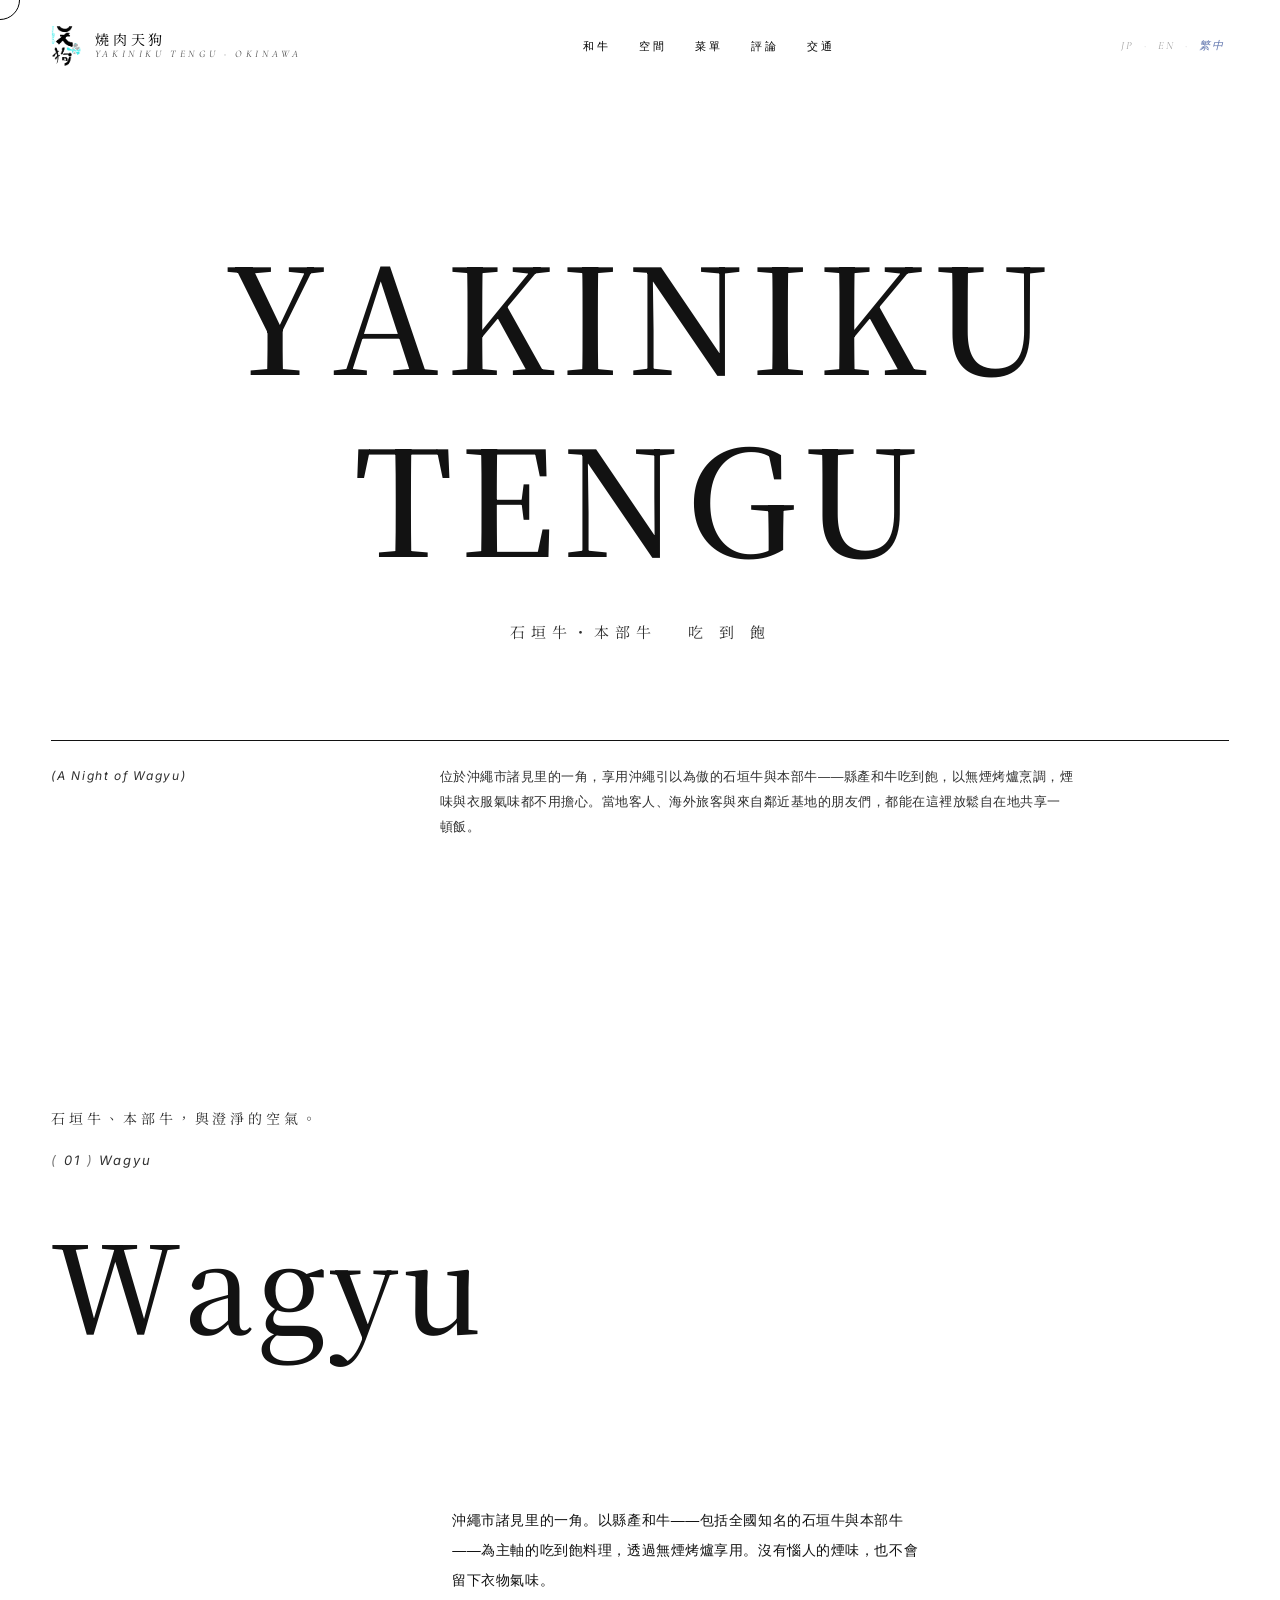
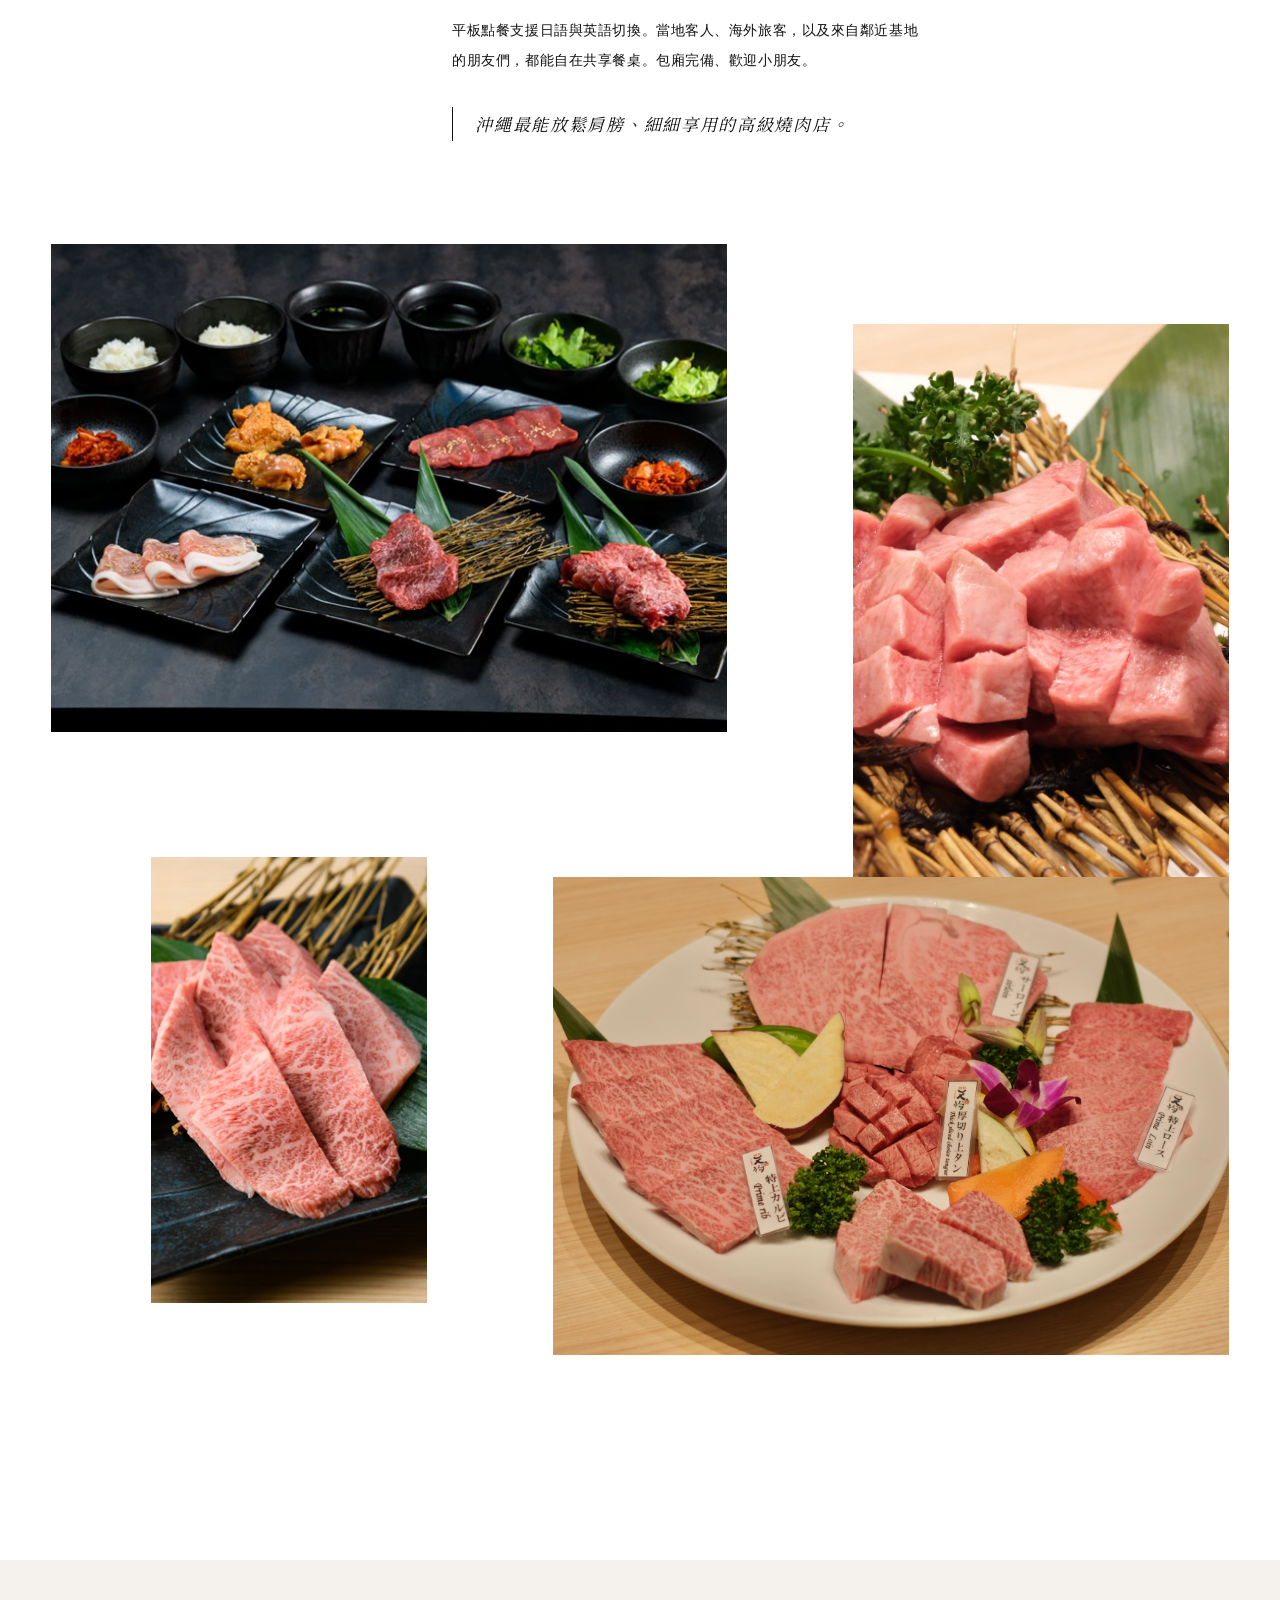
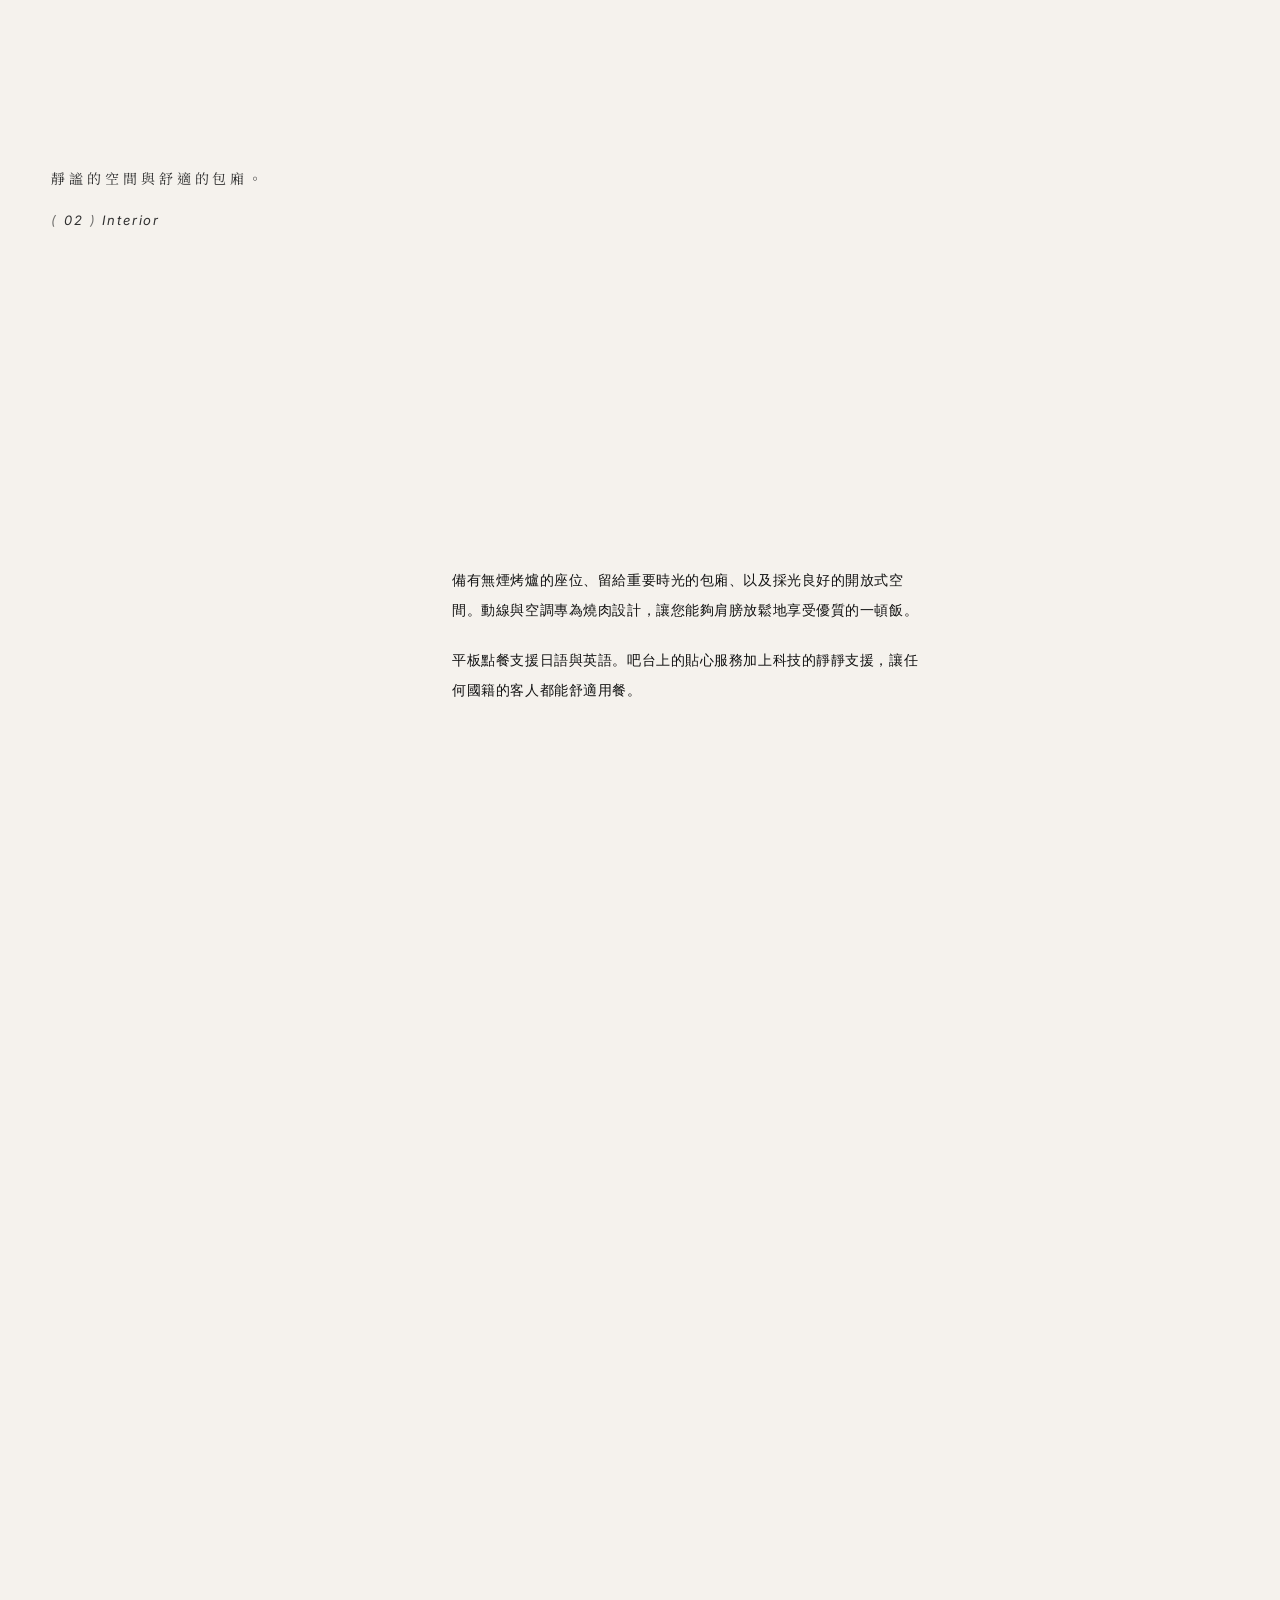
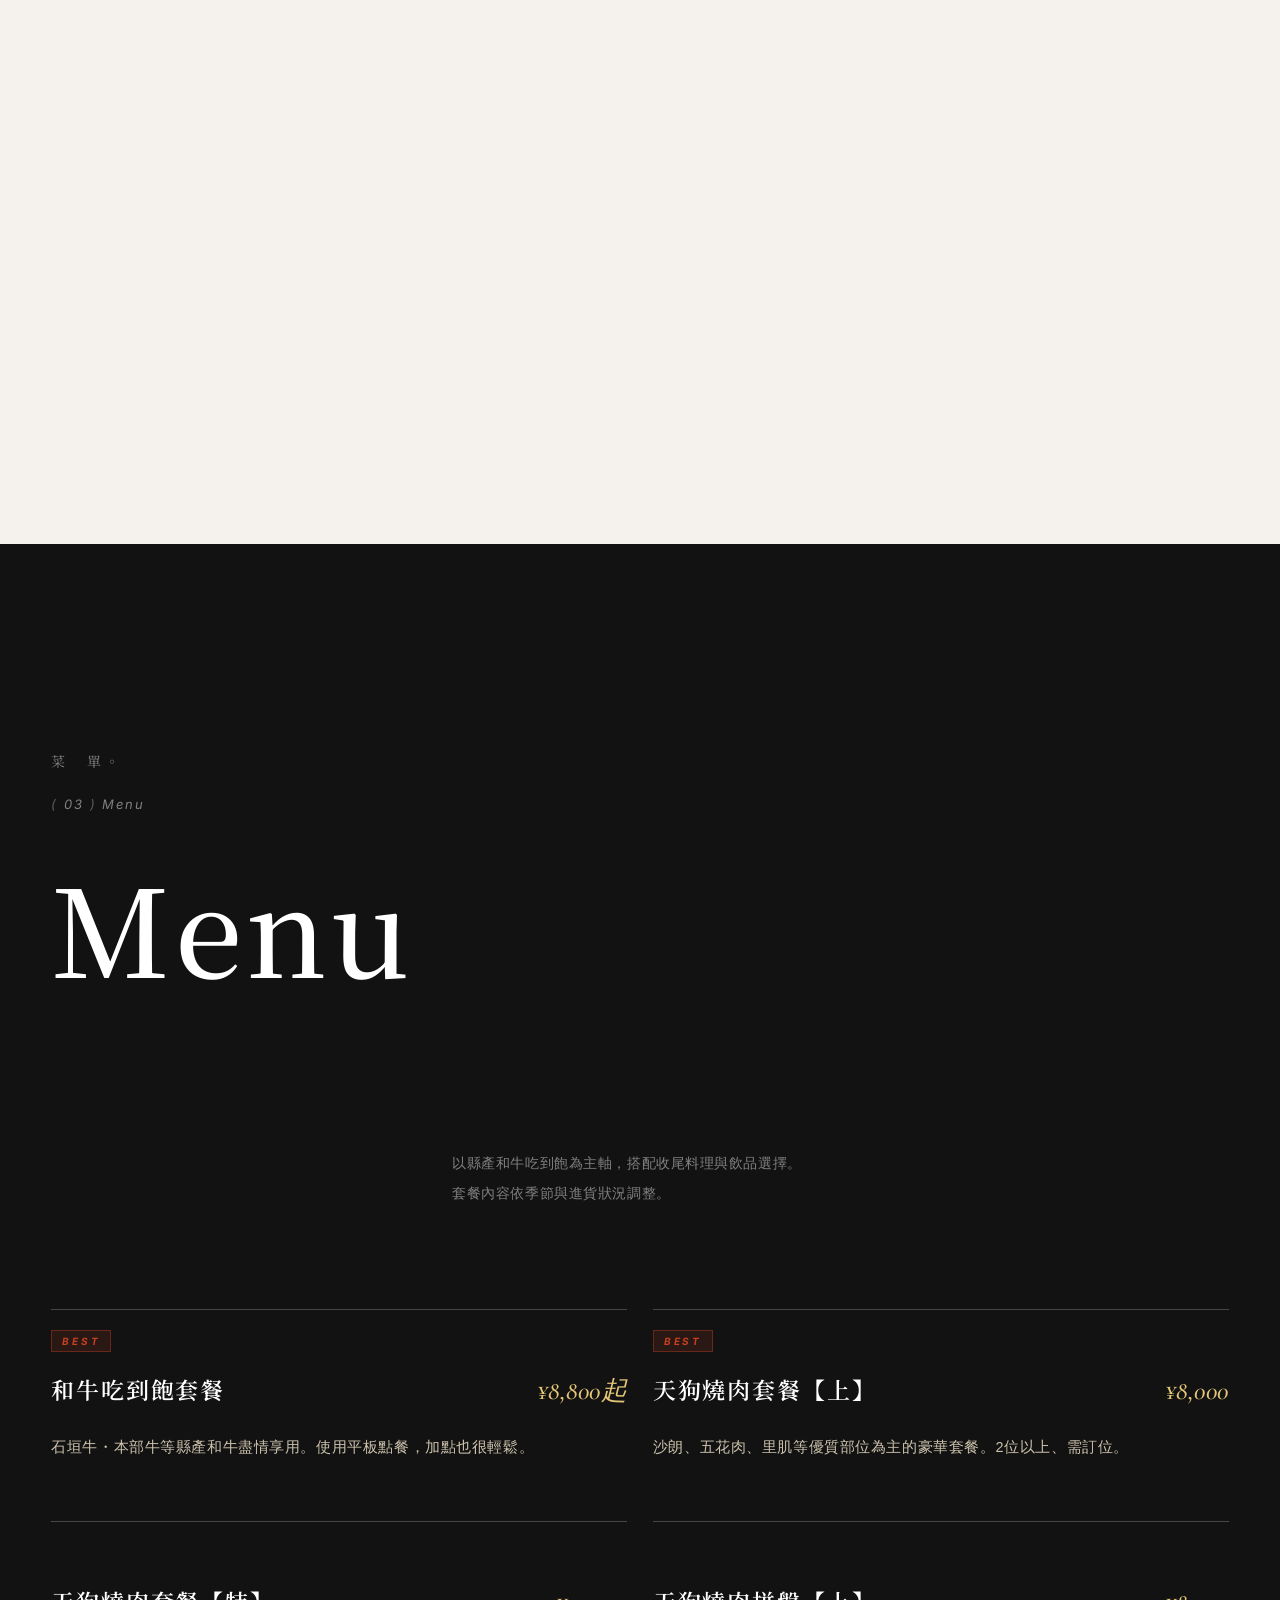
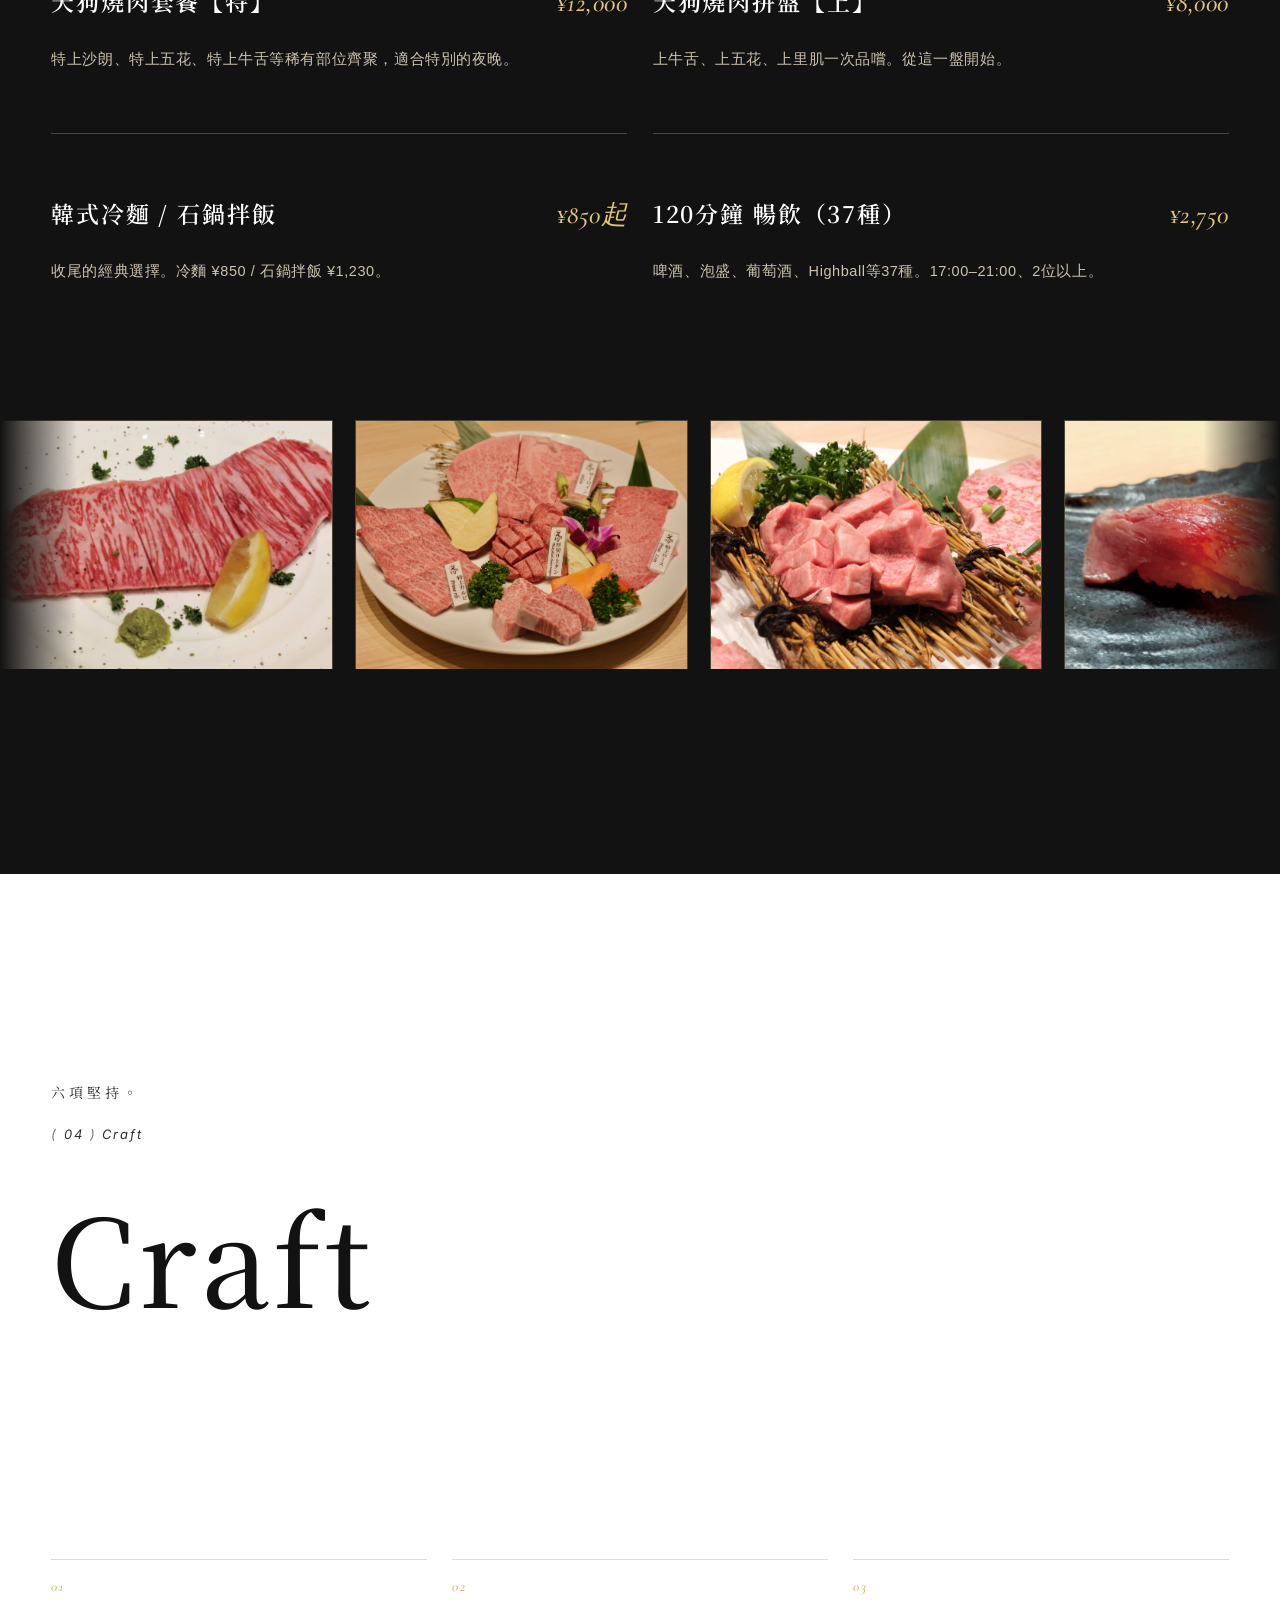
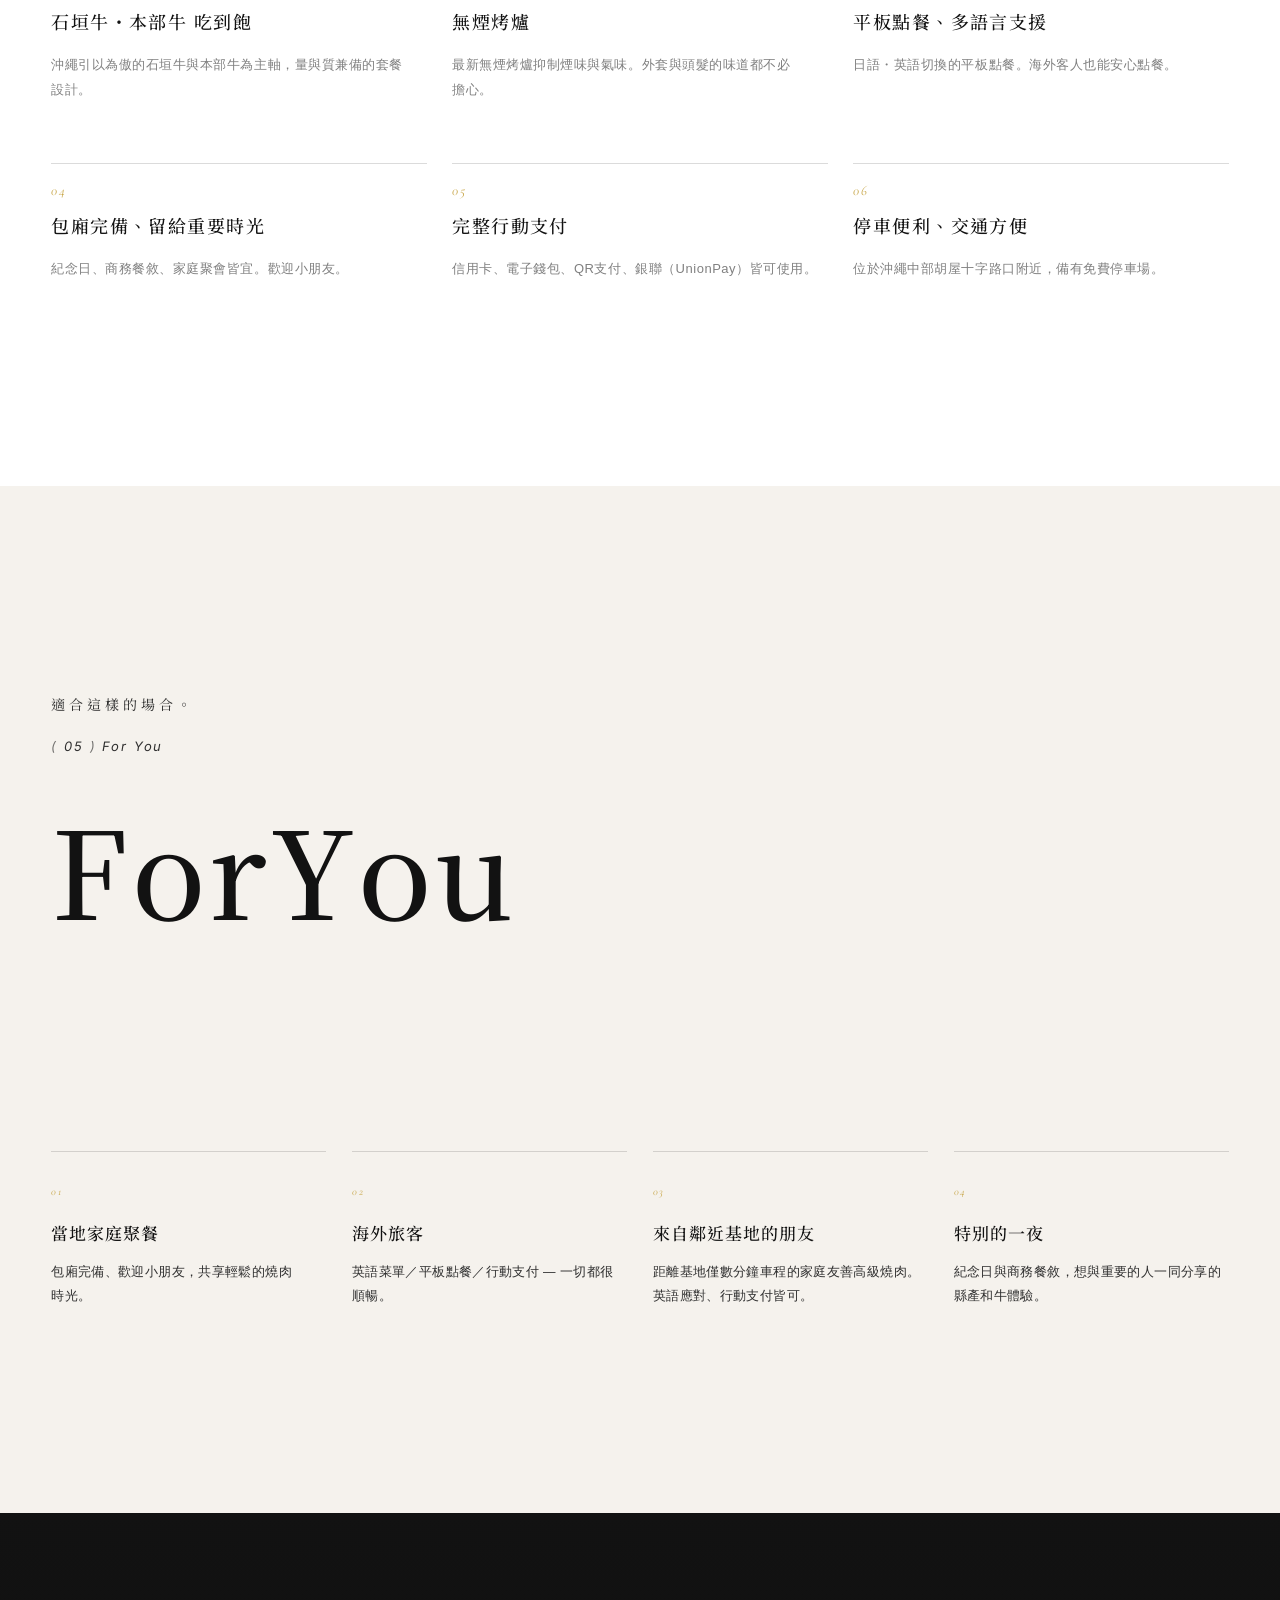
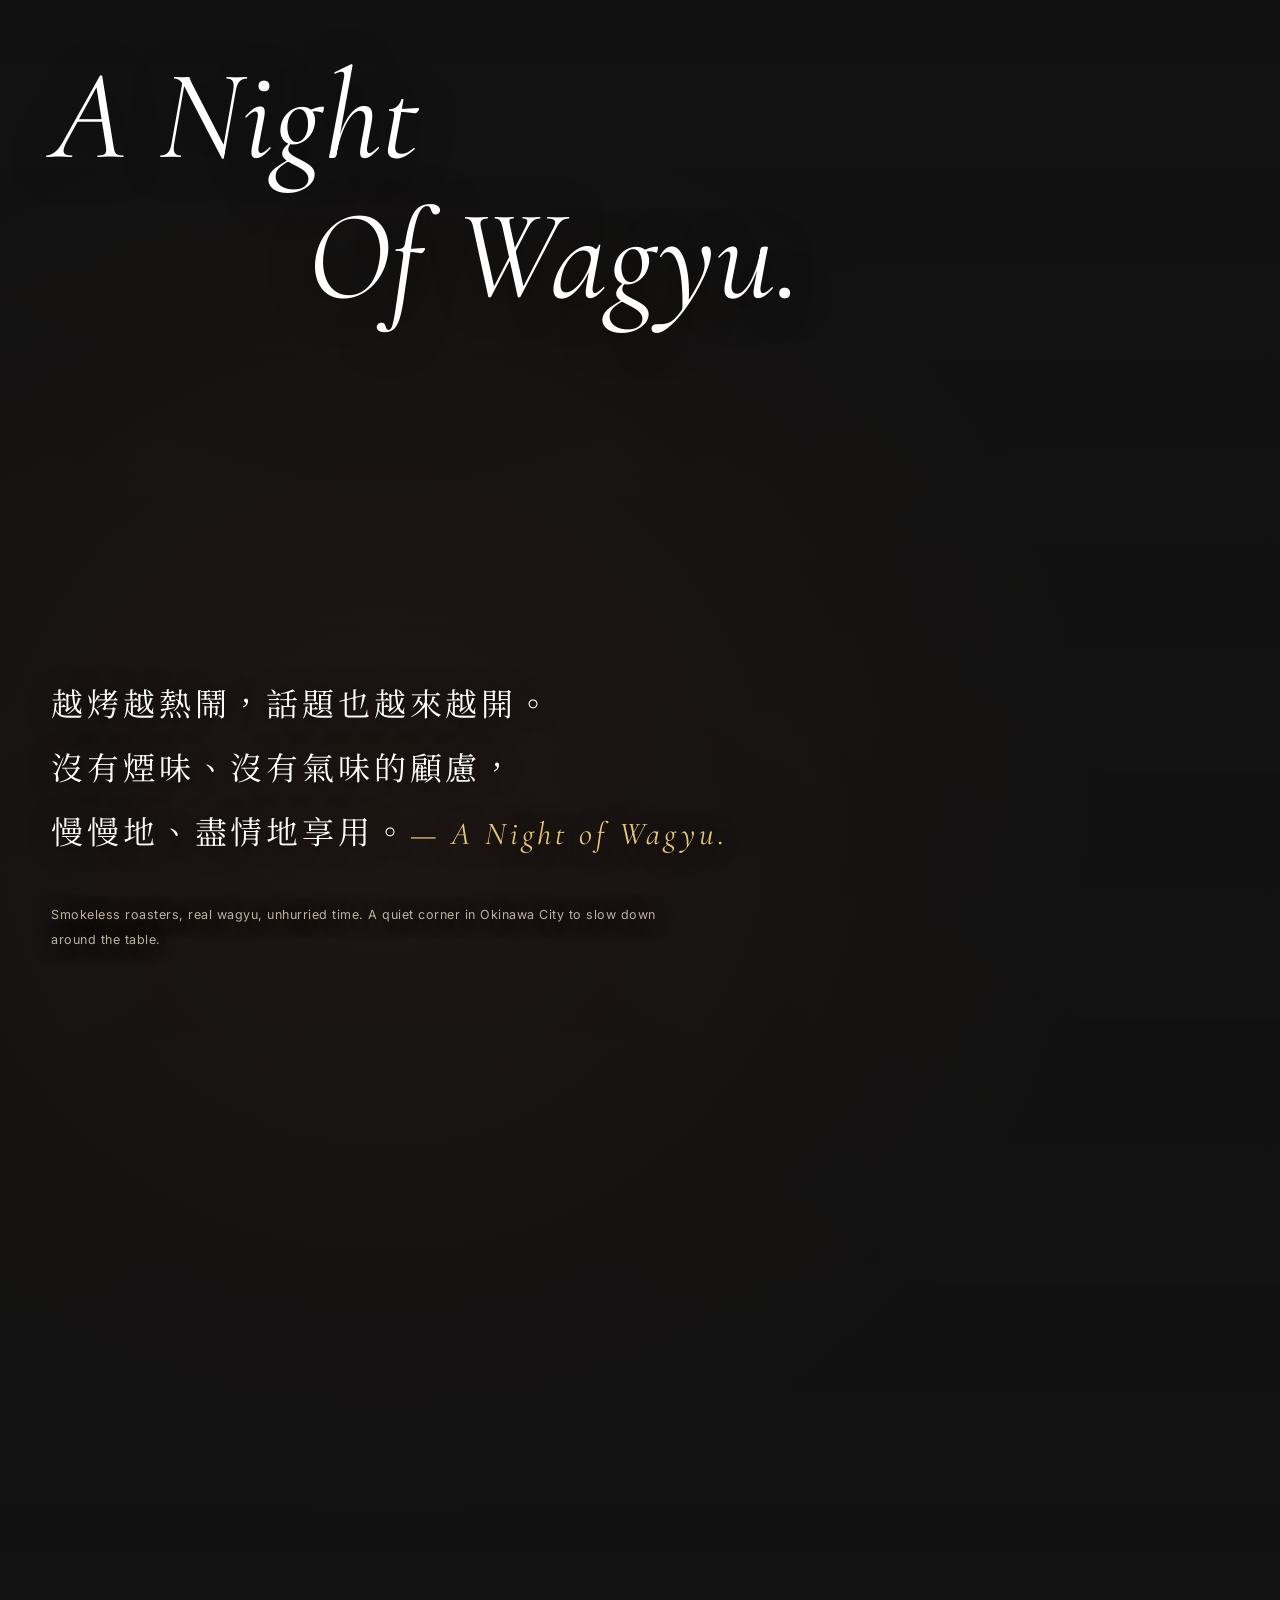
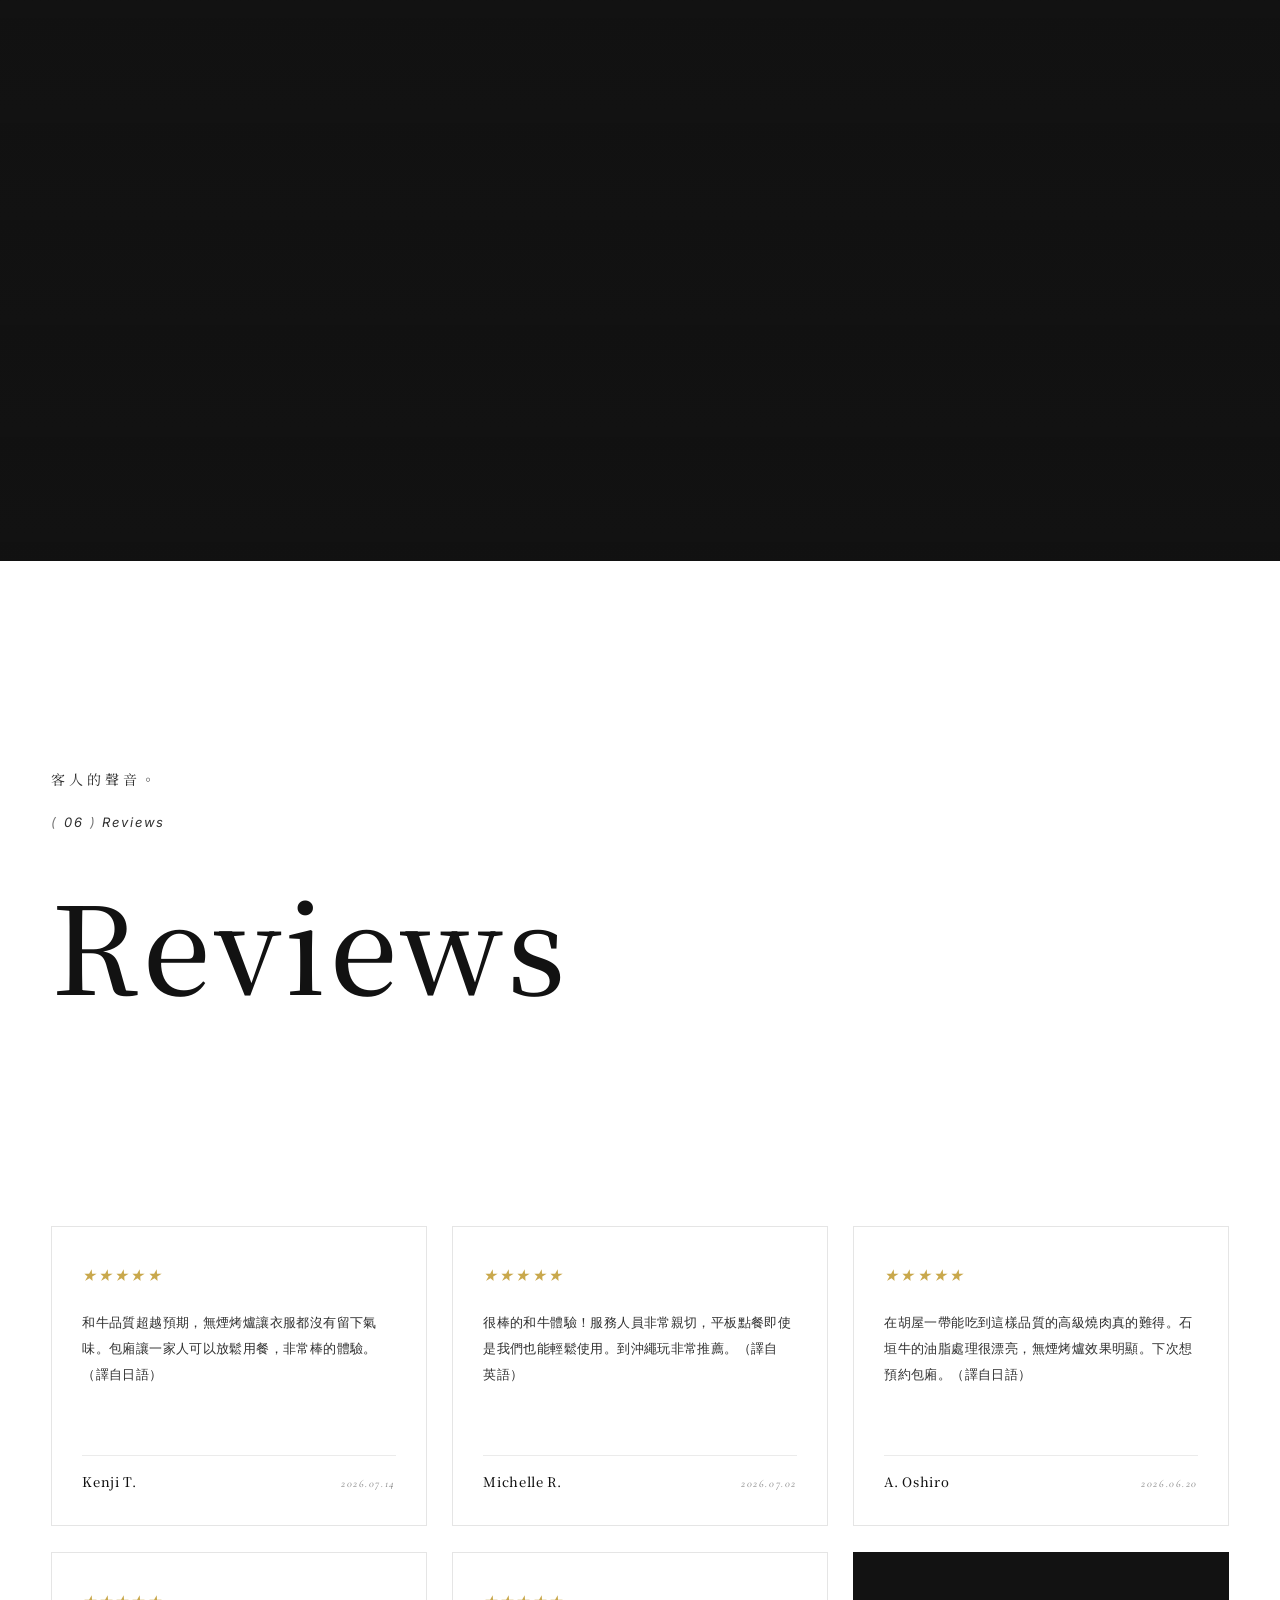
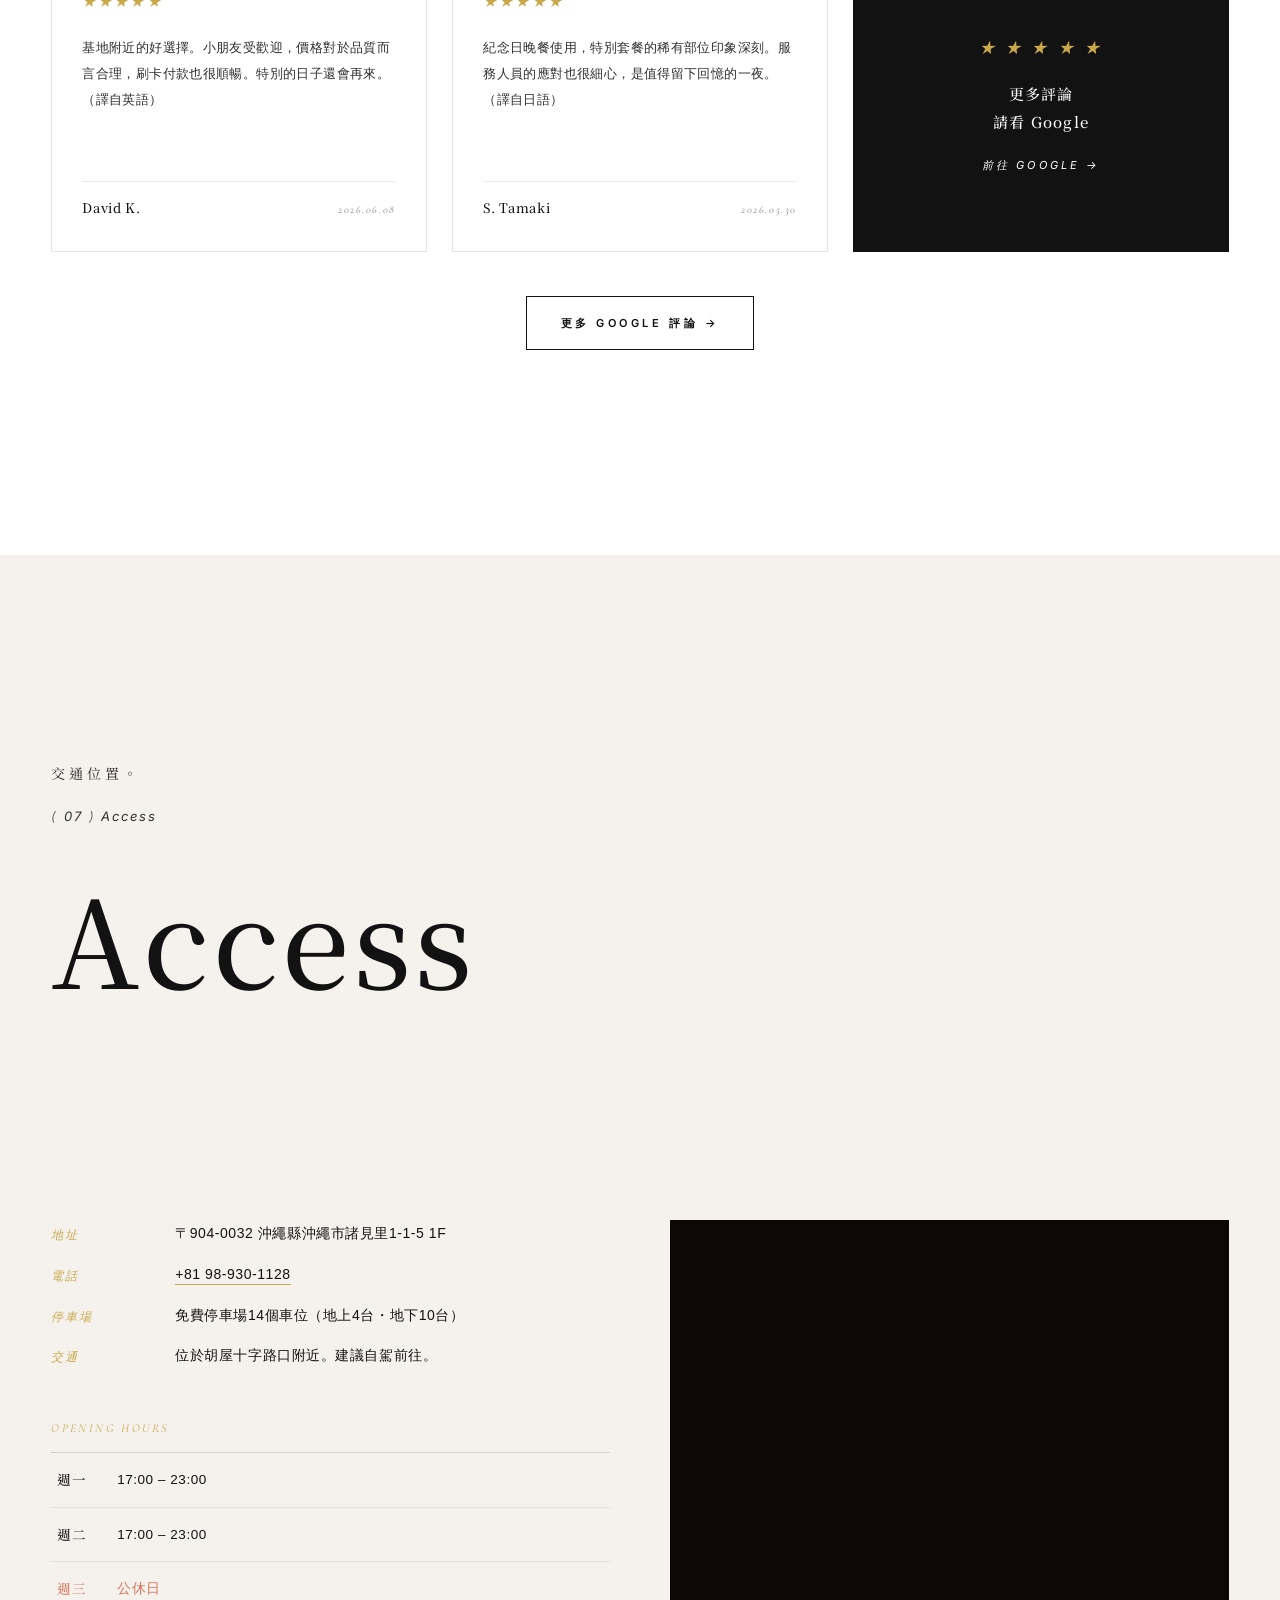
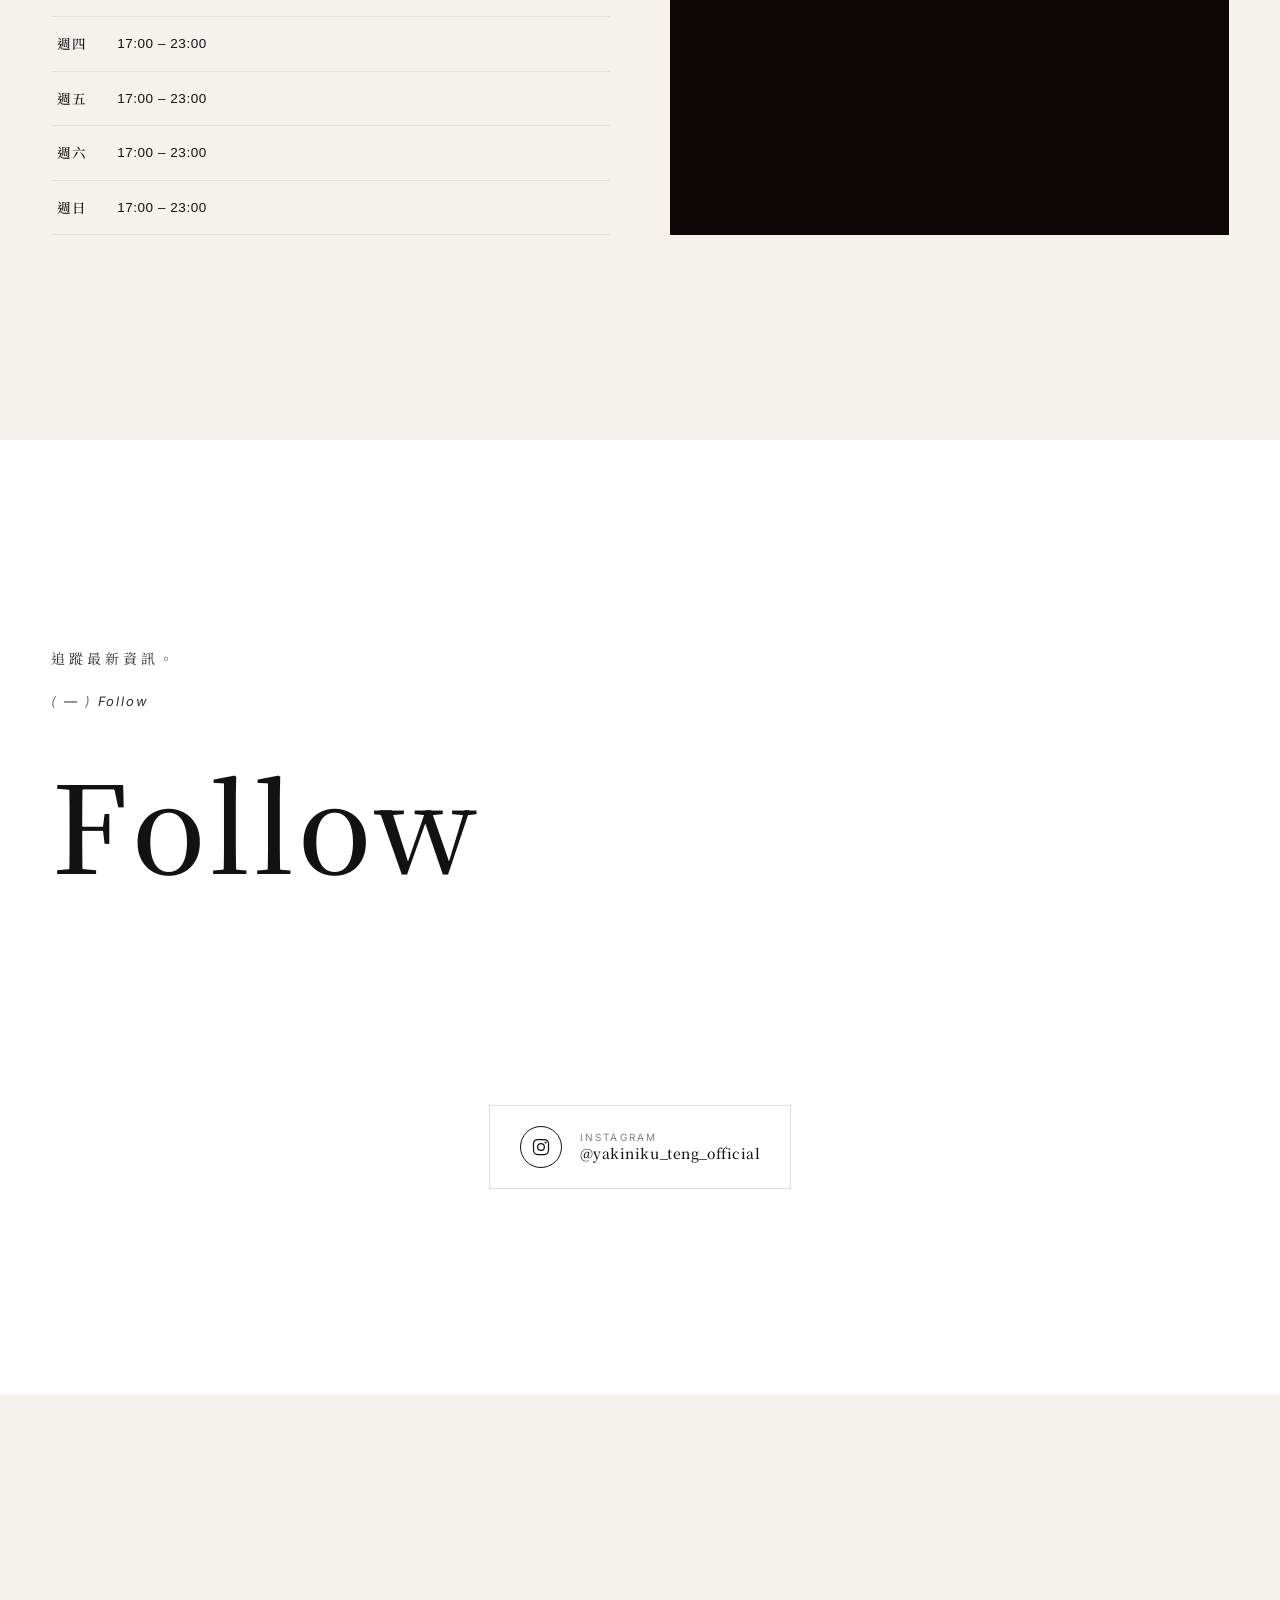
<file: zh-tw/index.html>
<!DOCTYPE html>
<html lang="zh-TW">
<head>
<meta charset="UTF-8">
<meta name="viewport" content="width=device-width,initial-scale=1,viewport-fit=cover">
<meta name="theme-color" content="#121212">
<meta http-equiv="content-language" content="zh-TW">

<title>燒肉天狗 | 石垣牛・本部牛 吃到飽 | 沖繩市・諸見里</title>
<meta name="description" content="位於沖繩市諸見里的高級燒肉店。石垣牛、本部牛等縣產和牛吃到飽，採用無煙烤爐，煙味與衣服氣味都不用擔心。包廂完備、平板點餐、英語對應。">

<link rel="canonical" href="https://yakiniku-tengu.search-mania.net/zh-tw/">
<link rel="alternate" hreflang="ja" href="https://yakiniku-tengu.search-mania.net/">
<link rel="alternate" hreflang="en" href="https://yakiniku-tengu.search-mania.net/en/">
<link rel="alternate" hreflang="zh-TW" href="https://yakiniku-tengu.search-mania.net/zh-tw/">
<link rel="alternate" hreflang="x-default" href="https://yakiniku-tengu.search-mania.net/">

<meta property="og:type" content="restaurant">
<meta property="og:site_name" content="燒肉天狗">
<meta property="og:title" content="燒肉天狗 | 石垣牛・本部牛 吃到飽 | 沖繩市・諸見里">
<meta property="og:description" content="沖繩市諸見里的高級燒肉店。石垣牛・本部牛等縣產和牛吃到飽。無煙烤爐、包廂、英語對應。">
<meta property="og:url" content="https://yakiniku-tengu.search-mania.net/zh-tw/">
<meta property="og:image" content="https://yakiniku-tengu.search-mania.net/ogp.svg">
<meta property="og:image:width" content="1200">
<meta property="og:image:height" content="630">
<meta property="og:locale" content="zh_TW">
<meta property="og:locale:alternate" content="ja_JP">
<meta property="og:locale:alternate" content="en_US">

<meta name="twitter:card" content="summary_large_image">
<meta name="twitter:title" content="燒肉天狗 | 石垣牛・本部牛 吃到飽 | 沖繩市・諸見里">
<meta name="twitter:description" content="石垣牛・本部牛等縣產和牛吃到飽。無煙烤爐、包廂、英語對應。">
<meta name="twitter:image" content="https://yakiniku-tengu.search-mania.net/ogp.svg">

<link rel="icon" type="image/png" href="../logo.png">
<link rel="apple-touch-icon" href="../logo.png">

<link rel="preconnect" href="https://fonts.googleapis.com">
<link rel="preconnect" href="https://fonts.gstatic.com" crossorigin>
<link href="https://fonts.googleapis.com/css2?family=Cormorant+Garamond:ital,wght@0,400;0,500;1,400;1,500&family=Inter:wght@400;500&family=Noto+Serif+TC:wght@400;500;600&family=Shippori+Mincho:wght@400;500;600&display=swap" rel="stylesheet">

<link rel="stylesheet" href="../shared.css">

<meta name="google-site-verification" content="LZg90oxtbqi0v6An7Fc0uO3ufbqcmW4_Qp9mCI2u6wk">

<style>
/* zh-TW 用フォント上書き（繁体中文用 Noto Serif TC を優先） */
:root{--font-mincho:'Noto Serif TC','Shippori Mincho','Hiragino Mincho ProN',serif}
</style>

<script type="application/ld+json">
{
  "@context": "https://schema.org",
  "@graph": [
    {
      "@type": ["Restaurant","LocalBusiness"],
      "@id": "https://yakiniku-tengu.search-mania.net/zh-tw/#restaurant",
      "name": "燒肉天狗",
      "alternateName": ["Yakiniku Tengu","焼肉天狗"],
      "inLanguage": "zh-TW",
      "description": "沖繩市諸見里的高級燒肉店。石垣牛・本部牛等縣產和牛吃到飽，採用無煙烤爐。包廂完備、平板點餐支援英語、免費停車、家庭客歡迎。",
      "url": "https://yakiniku-tengu.search-mania.net/zh-tw/",
      "telephone": "+81989301128",
      "servesCuisine": ["燒肉","日式燒肉","和牛","日本料理"],
      "priceRange": "¥¥¥",
      "currenciesAccepted": "JPY",
      "paymentAccepted": "現金、信用卡、銀聯、Suica、PASMO、PayPay、Apple Pay",
      "image": ["https://yakiniku-tengu.search-mania.net/ogp.svg","https://yakiniku-tengu.search-mania.net/img-platter.jpg","https://yakiniku-tengu.search-mania.net/tengu_r9_c1.jpg"],
      "logo": "https://yakiniku-tengu.search-mania.net/logo.png",
      "address": {"@type":"PostalAddress","streetAddress":"諸見里1-1-5 1F","addressLocality":"沖繩市","addressRegion":"沖繩縣","postalCode":"904-0032","addressCountry":"JP"},
      "geo": {"@type":"GeoCoordinates","latitude":26.3299011,"longitude":127.7948448},
      "hasMap": "https://maps.app.goo.gl/yrCR2MDhqVbbFG1v6",
      "openingHoursSpecification": [
        {"@type":"OpeningHoursSpecification","dayOfWeek":["Monday","Tuesday","Thursday","Friday","Saturday","Sunday"],"opens":"17:00","closes":"23:00"}
      ],
      "acceptsReservations": "True",
      "hasMenu": { "@id": "https://yakiniku-tengu.search-mania.net/zh-tw/#menu" },
      "aggregateRating": {
        "@type": "AggregateRating",
        "ratingValue": "4.3",
        "reviewCount": "160",
        "bestRating": "5",
        "worstRating": "1"
      },
      "sameAs": [
        "https://yakiniku-tengu.com/",
        "https://www.instagram.com/yakiniku_teng_official",
        "https://r.gnavi.co.jp/dgexvv3c0000/",
        "https://yakiniku-tengu.search-mania.net/",
        "https://tabelog.com/okinawa/A4703/A470301/47032566/",
        "https://www.hotpepper.jp/strJ001036088/",
        "https://map.yahoo.co.jp/v3/place/BxOLul3K4K2",
        "https://yakinikudiningtengu.owst.jp/",
        "https://www.tripadvisor.com/Restaurant_Review-g298225-d7449015-Reviews-Yakiniku_Tengu-Okinawa_City_Okinawa_Prefecture.html"
      ]
    },
    {
      "@type": "Menu",
      "@id": "https://yakiniku-tengu.search-mania.net/zh-tw/#menu",
      "name": "燒肉天狗 菜單",
      "inLanguage": "zh-TW",
      "hasMenuSection": [
        {
          "@type": "MenuSection","name": "套餐",
          "hasMenuItem": [
            {"@type":"MenuItem","name":"和牛吃到飽套餐","description":"石垣牛・本部牛等縣產和牛吃到飽。使用平板點餐，加點也很方便。","offers":{"@type":"Offer","price":"8800","priceCurrency":"JPY"}},
            {"@type":"MenuItem","name":"天狗燒肉套餐【上】","description":"沙朗、五花肉、里肌等優質部位為主的豪華套餐。2位以上、需訂位。","offers":{"@type":"Offer","price":"8000","priceCurrency":"JPY"}},
            {"@type":"MenuItem","name":"天狗燒肉套餐【特】","description":"特上沙朗、特上五花、特上牛舌等稀有部位齊聚，適合特別的夜晚。","offers":{"@type":"Offer","price":"12000","priceCurrency":"JPY"}}
          ]
        },
        {
          "@type": "MenuSection","name": "拼盤",
          "hasMenuItem": [
            {"@type":"MenuItem","name":"天狗燒肉拼盤【上】","description":"上牛舌、上五花、上里肌一次品嚐。","offers":{"@type":"Offer","price":"8000","priceCurrency":"JPY"}}
          ]
        },
        {
          "@type": "MenuSection","name": "收尾料理",
          "hasMenuItem": [
            {"@type":"MenuItem","name":"韓式冷麵","description":"清爽收尾的經典之選。","offers":{"@type":"Offer","price":"850","priceCurrency":"JPY"}},
            {"@type":"MenuItem","name":"石鍋拌飯","description":"熱燙石鍋、飄香收尾。","offers":{"@type":"Offer","price":"1230","priceCurrency":"JPY"}}
          ]
        },
        {
          "@type": "MenuSection","name": "飲品",
          "hasMenuItem": [
            {"@type":"MenuItem","name":"120分鐘 暢飲（37種）","description":"啤酒、泡盛、葡萄酒、Highball等37種。17:00–21:00、2位以上。","offers":{"@type":"Offer","price":"2750","priceCurrency":"JPY"}}
          ]
        }
      ]
    },
    {
      "@type": "FAQPage",
      "@id": "https://yakiniku-tengu.search-mania.net/zh-tw/#faq",
      "inLanguage": "zh-TW",
      "mainEntity": [
        {"@type":"Question","name":"吃到飽的套餐有時間限制嗎？","acceptedAnswer":{"@type":"Answer","text":"通常為90分鐘。用餐尖峰時段可能會有調整。"}},
        {"@type":"Question","name":"有英語菜單嗎？","acceptedAnswer":{"@type":"Answer","text":"有的。平板點餐系統支援日語與英語切換，海外客人也可安心點餐。"}},
        {"@type":"Question","name":"可以帶小朋友嗎？","acceptedAnswer":{"@type":"Answer","text":"當然可以。備有兒童椅與分裝碗盤。家庭聚餐建議選擇包廂。"}},
        {"@type":"Question","name":"有包廂嗎？","acceptedAnswer":{"@type":"Answer","text":"有的，可依人數調整座位配置。訂位時請告知人數。"}},
        {"@type":"Question","name":"有停車場嗎？","acceptedAnswer":{"@type":"Answer","text":"提供免費停車場14個車位（地上4台・地下10台）。"}},
        {"@type":"Question","name":"可以使用行動支付嗎？","acceptedAnswer":{"@type":"Answer","text":"接受各大信用卡、電子錢包、QR行動支付、銀聯（UnionPay）等多元支付方式。"}}
      ]
    }
  ]
}
</script>

<script type="application/ld+json">
{"@context":"https://schema.org","@graph":[
{"@type":"Review","author":{"@type":"Person","name":"Kenji T."},"datePublished":"2026-07-14","reviewBody":"和牛品質超越預期，無煙烤爐讓衣服都沒有留下氣味。包廂讓一家人可以放鬆用餐，非常棒的體驗。","reviewRating":{"@type":"Rating","ratingValue":"5","bestRating":"5","worstRating":"1"},"publisher":{"@type":"Organization","name":"Google","url":"https://www.google.com/maps"},"itemReviewed":{"@id":"https://yakiniku-tengu.search-mania.net/zh-tw/#restaurant"}},
{"@type":"Review","author":{"@type":"Person","name":"Michelle R."},"datePublished":"2026-07-02","reviewBody":"很棒的和牛體驗！服務人員非常親切，平板點餐即使是我們也能輕鬆使用。到沖繩玩非常推薦。","reviewRating":{"@type":"Rating","ratingValue":"5","bestRating":"5","worstRating":"1"},"publisher":{"@type":"Organization","name":"Google","url":"https://www.google.com/maps"},"itemReviewed":{"@id":"https://yakiniku-tengu.search-mania.net/zh-tw/#restaurant"}},
{"@type":"Review","author":{"@type":"Person","name":"A. Oshiro"},"datePublished":"2026-06-20","reviewBody":"在胡屋一帶能吃到這樣品質的高級燒肉真的難得。石垣牛的油脂處理很漂亮，無煙烤爐效果明顯。下次想預約包廂。","reviewRating":{"@type":"Rating","ratingValue":"5","bestRating":"5","worstRating":"1"},"publisher":{"@type":"Organization","name":"Google","url":"https://www.google.com/maps"},"itemReviewed":{"@id":"https://yakiniku-tengu.search-mania.net/zh-tw/#restaurant"}},
{"@type":"Review","author":{"@type":"Person","name":"David K."},"datePublished":"2026-06-08","reviewBody":"基地附近的好選擇。小朋友受歡迎，價格對於品質而言合理，刷卡付款也很順暢。特別的日子還會再來。","reviewRating":{"@type":"Rating","ratingValue":"5","bestRating":"5","worstRating":"1"},"publisher":{"@type":"Organization","name":"Google","url":"https://www.google.com/maps"},"itemReviewed":{"@id":"https://yakiniku-tengu.search-mania.net/zh-tw/#restaurant"}},
{"@type":"Review","author":{"@type":"Person","name":"S. Tamaki"},"datePublished":"2026-05-30","reviewBody":"紀念日晚餐使用，特別套餐的稀有部位印象深刻。服務人員的應對也很細心，是值得留下回憶的一夜。","reviewRating":{"@type":"Rating","ratingValue":"5","bestRating":"5","worstRating":"1"},"publisher":{"@type":"Organization","name":"Google","url":"https://www.google.com/maps"},"itemReviewed":{"@id":"https://yakiniku-tengu.search-mania.net/zh-tw/#restaurant"}}
]}
</script>
</head>
<body>

<!-- Page Loader -->
<div id="page-loader" aria-hidden="true">
  <img class="loader-logo" src="../logo.png" alt="燒肉天狗">
  <p class="loader-en">YAKINIKU TENGU · OKINAWA CITY</p>
</div>

<!-- Custom cursor -->
<div class="cursor-dot" id="cursorDot"></div>
<div class="cursor-ring" id="cursorRing"></div>

<!-- Header -->
<header class="l-header" id="header">
  <a href="#hero" class="brand">
    <img class="mark-logo" src="../logo.png" alt="燒肉天狗">
    <span class="name">
      <span class="jp">燒肉天狗</span>
      <span class="en">YAKINIKU TENGU · OKINAWA</span>
    </span>
  </a>
  <nav class="nav-links">
    <a href="#about" data-hover="line"><span class="under-line">和牛</span></a>
    <a href="#interior" data-hover="line"><span class="under-line">空間</span></a>
    <a href="#menu" data-hover="line"><span class="under-line">菜單</span></a>
    <a href="#reviews" data-hover="line"><span class="under-line">評論</span></a>
    <a href="#access" data-hover="line"><span class="under-line">交通</span></a>
  </nav>
  <div class="lang-switch" aria-label="Language">
    <a href="/" lang="ja">JP</a><span class="sep">·</span><a href="/en/" lang="en">EN</a><span class="sep">·</span><a href="/zh-tw/" class="active" lang="zh-TW">繁中</a>
  </div>
  <button class="burger" id="burger" aria-label="menu"><span></span><span></span><span></span></button>
</header>

<!-- Mobile menu -->
<div class="mobile-menu" id="mobileMenu">
  <a href="#about"><span class="num">01</span> 和牛</a>
  <a href="#interior"><span class="num">02</span> 空間</a>
  <a href="#menu"><span class="num">03</span> 菜單</a>
  <a href="#features"><span class="num">04</span> 講究</a>
  <a href="#foryou"><span class="num">05</span> 適合的場合</a>
  <a href="#reviews"><span class="num">06</span> 評論</a>
  <a href="#access"><span class="num">07</span> 交通位置</a>
  <a href="#faq"><span class="num">08</span> 常見問題</a>
  <a href="tel:+81989301128"><span class="num">→</span> 訂位</a>
  <div class="mobile-menu-lang" aria-label="Language">
    <a href="/" lang="ja">日本語</a>
    <a href="/en/" lang="en">English</a>
    <a href="/zh-tw/" class="active" lang="zh-TW">繁體中文</a>
  </div>
</div>

<!-- Fixed side anchor list -->
<nav class="c-anchor-links" id="anchorLinks">
  <a href="#about"    data-section="about"><span class="num">01</span>和牛</a>
  <a href="#interior" data-section="interior"><span class="num">02</span>空間</a>
  <a href="#menu"     data-section="menu"><span class="num">03</span>菜單</a>
  <a href="#features" data-section="features"><span class="num">04</span>講究</a>
  <a href="#foryou"   data-section="foryou"><span class="num">05</span>場合</a>
  <a href="#reviews"  data-section="reviews"><span class="num">06</span>評論</a>
  <a href="#access"   data-section="access"><span class="num">07</span>交通</a>
  <a href="#faq"      data-section="faq"><span class="num">08</span>問題</a>
</nav>

<!-- Reservation dock -->
<div class="c-reserve-dock" id="reserveDock">
  <a href="tel:+81989301128" class="rd-btn rd-ghost">
    <span class="rd-cap">Call</span>
    <span class="rd-main">+81 98-930-1128</span>
  </a>
  <a href="https://r.gnavi.co.jp/dgexvv3c0000/" target="_blank" rel="noopener" class="rd-btn rd-primary">
    <span class="rd-cap">Reserve Online</span>
    <span class="rd-main">訂位</span>
    <span class="rd-arrow" aria-hidden="true">↗</span>
  </a>
</div>

<div class="l-wrapper">

  <!-- HERO -->
  <section class="p-mv" id="hero">
    <div class="p-mv__group">
      <h1 class="p-mv__title" id="mvTitle">
        <span class="row" data-line="YAKINIKU"></span>
        <span class="row" data-line="TENGU"></span>
      </h1>
      <p class="p-mv__jp">石垣牛・本部牛 　吃 到 飽</p>
    </div>
    <div class="p-mv__attention">
      <span class="paren">(A Night of Wagyu)</span>
      <p class="desc">
        位於沖繩市諸見里的一角，享用沖繩引以為傲的石垣牛與本部牛——縣產和牛吃到飽，以無煙烤爐烹調，煙味與衣服氣味都不用擔心。當地客人、海外旅客與來自鄰近基地的朋友們，都能在這裡放鬆自在地共享一頓飯。
      </p>
    </div>
  </section>

  <!-- (01) Wagyu -->
  <section class="ch" id="about">
    <div class="ch-inner">
      <div class="ch-title-block">
        <span class="section-jp">石垣牛、本部牛，與澄淨的空氣。</span>
        <div class="c-numbering"><span class="n-paren">(</span><span class="n-num">01</span><span class="n-paren">)</span> Wagyu</div>
        <h2 class="c-title-primary" data-title="Wagyu"></h2>
      </div>
      <div class="ch-text">
        <div class="paras">
          <p>沖繩市諸見里的一角。以縣產和牛——包括全國知名的石垣牛與本部牛——為主軸的吃到飽料理，透過無煙烤爐享用。沒有惱人的煙味，也不會留下衣物氣味。</p>
          <p>平板點餐支援日語與英語切換。當地客人、海外旅客，以及來自鄰近基地的朋友們，都能自在共享餐桌。包廂完備、歡迎小朋友。</p>
        </div>
        <blockquote class="quote">沖繩最能放鬆肩膀、細細享用的高級燒肉店。</blockquote>
      </div>
      <div class="ch-images">
        <div class="im im-01"><img src="../tengu_r9_c1.jpg" alt="天狗套餐 — 和牛拼盤與配菜全景" loading="lazy"></div>
        <div class="im im-02"><img src="../img-tongue.jpg" alt="特上牛舌 — 厚切" loading="lazy"></div>
        <div class="im im-03"><img src="../tengu_r7_c1.jpg" alt="縣產和牛 — 五花與里肌拼盤" loading="lazy"></div>
        <div class="im im-04"><img src="../img-platter.jpg" alt="天狗招牌拼盤" loading="lazy"></div>
      </div>
    </div>
  </section>

  <!-- (02) Interior -->
  <section class="ch ch--paper" id="interior">
    <div class="ch-inner">
      <div class="ch-title-block">
        <span class="section-jp">靜謐的空間與舒適的包廂。</span>
        <div class="c-numbering"><span class="n-paren">(</span><span class="n-num">02</span><span class="n-paren">)</span> Interior</div>
        <h2 class="c-title-primary" data-title="Interior"></h2>
      </div>
      <div class="ch-text">
        <p>備有無煙烤爐的座位、留給重要時光的包廂、以及採光良好的開放式空間。動線與空調專為燒肉設計，讓您能夠肩膀放鬆地享受優質的一頓飯。</p>
        <p>平板點餐支援日語與英語。吧台上的貼心服務加上科技的靜靜支援，讓任何國籍的客人都能舒適用餐。</p>
      </div>
      <div class="ch-images">
        <div class="im im-01"><img src="../tengu_r5_c1.jpg" alt="包廂 — 花磚牆與暖色照明" loading="lazy"></div>
        <div class="im im-02"><img src="../tengu_r11_c3.jpg" alt="用餐桌 — 平板點餐系統" loading="lazy"></div>
        <div class="im im-03"><img src="../img-roaster.png" alt="無煙烤爐 — 抑制煙味與氣味" loading="lazy"></div>
        <div class="im im-04"><img src="../tengu_r5_c6.jpg" alt="包廂 — 木格柵分隔的舒適空間" loading="lazy"></div>
      </div>
    </div>
  </section>

  <!-- (03) Menu -->
  <section class="ch ch--dark" id="menu">
    <div class="ch-inner">
      <div class="ch-title-block">
        <span class="section-jp">菜　單。</span>
        <div class="c-numbering"><span class="n-paren">(</span><span class="n-num">03</span><span class="n-paren">)</span> Menu</div>
        <h2 class="c-title-primary" data-title="Menu"></h2>
      </div>
      <div class="ch-text" style="--current-body:var(--gray)">
        <p>以縣產和牛吃到飽為主軸，搭配收尾料理與飲品選擇。<br>套餐內容依季節與進貨狀況調整。</p>
      </div>

      <div class="menu-list">
        <article class="menu-item">
          <span class="m-name">和牛吃到飽套餐</span>
          <span class="m-price">¥8,800起</span>
          <p class="m-desc">石垣牛・本部牛等縣產和牛盡情享用。使用平板點餐，加點也很輕鬆。</p>
          <span class="m-best">Best</span>
        </article>
        <article class="menu-item">
          <span class="m-name">天狗燒肉套餐【上】</span>
          <span class="m-price">¥8,000</span>
          <p class="m-desc">沙朗、五花肉、里肌等優質部位為主的豪華套餐。2位以上、需訂位。</p>
          <span class="m-best">Best</span>
        </article>
        <article class="menu-item">
          <span class="m-name">天狗燒肉套餐【特】</span>
          <span class="m-price">¥12,000</span>
          <p class="m-desc">特上沙朗、特上五花、特上牛舌等稀有部位齊聚，適合特別的夜晚。</p>
        </article>
        <article class="menu-item">
          <span class="m-name">天狗燒肉拼盤【上】</span>
          <span class="m-price">¥8,000</span>
          <p class="m-desc">上牛舌、上五花、上里肌一次品嚐。從這一盤開始。</p>
        </article>
        <article class="menu-item">
          <span class="m-name">韓式冷麵 / 石鍋拌飯</span>
          <span class="m-price">¥850起</span>
          <p class="m-desc">收尾的經典選擇。冷麵 ¥850 / 石鍋拌飯 ¥1,230。</p>
        </article>
        <article class="menu-item">
          <span class="m-name">120分鐘 暢飲（37種）</span>
          <span class="m-price">¥2,750</span>
          <p class="m-desc">啤酒、泡盛、葡萄酒、Highball等37種。17:00–21:00、2位以上。</p>
        </article>
      </div>

      <div class="menu-marquee" aria-hidden="true">
        <div class="menu-marquee__track">
          <div class="menu-marquee__item" data-caption="特上沙朗"><img src="../menu-wagyu-slice.png" alt="" loading="lazy"></div>
          <div class="menu-marquee__item" data-caption="招牌拼盤"><img src="../img-platter.jpg" alt="" loading="lazy"></div>
          <div class="menu-marquee__item" data-caption="特上牛舌"><img src="../img-tongue.jpg" alt="" loading="lazy"></div>
          <div class="menu-marquee__item" data-caption="肉壽司"><img src="../menu-niku-sushi.png" alt="" loading="lazy"></div>
          <div class="menu-marquee__item" data-caption="石垣牛五花／里肌"><img src="../tengu_r7_c1.jpg" alt="" loading="lazy"></div>
          <div class="menu-marquee__item" data-caption="石鍋拌飯"><img src="../menu-bibimbap.png" alt="" loading="lazy"></div>
          <div class="menu-marquee__item" data-caption="套餐全景"><img src="../tengu_r9_c1.jpg" alt="" loading="lazy"></div>
          <div class="menu-marquee__item" data-caption="韓式冷麵"><img src="../menu-reimen.png" alt="" loading="lazy"></div>
          <div class="menu-marquee__item" data-caption="拼盤別視角"><img src="../img-platter-2.jpg" alt="" loading="lazy"></div>
          <div class="menu-marquee__item" data-caption="骰子牛舌"><img src="../tengu_r7_c6.jpg" alt="" loading="lazy"></div>
          <div class="menu-marquee__item" data-caption="牛骨湯"><img src="../menu-soup.png" alt="" loading="lazy"></div>
          <div class="menu-marquee__item" data-caption="里肌"><img src="../img-loin.jpg" alt="" loading="lazy"></div>
          <!-- duplicate for seamless scroll -->
          <div class="menu-marquee__item" data-caption="特上沙朗"><img src="../menu-wagyu-slice.png" alt="" loading="lazy"></div>
          <div class="menu-marquee__item" data-caption="招牌拼盤"><img src="../img-platter.jpg" alt="" loading="lazy"></div>
          <div class="menu-marquee__item" data-caption="特上牛舌"><img src="../img-tongue.jpg" alt="" loading="lazy"></div>
          <div class="menu-marquee__item" data-caption="肉壽司"><img src="../menu-niku-sushi.png" alt="" loading="lazy"></div>
          <div class="menu-marquee__item" data-caption="石垣牛五花／里肌"><img src="../tengu_r7_c1.jpg" alt="" loading="lazy"></div>
          <div class="menu-marquee__item" data-caption="石鍋拌飯"><img src="../menu-bibimbap.png" alt="" loading="lazy"></div>
          <div class="menu-marquee__item" data-caption="套餐全景"><img src="../tengu_r9_c1.jpg" alt="" loading="lazy"></div>
          <div class="menu-marquee__item" data-caption="韓式冷麵"><img src="../menu-reimen.png" alt="" loading="lazy"></div>
          <div class="menu-marquee__item" data-caption="拼盤別視角"><img src="../img-platter-2.jpg" alt="" loading="lazy"></div>
          <div class="menu-marquee__item" data-caption="骰子牛舌"><img src="../tengu_r7_c6.jpg" alt="" loading="lazy"></div>
          <div class="menu-marquee__item" data-caption="牛骨湯"><img src="../menu-soup.png" alt="" loading="lazy"></div>
          <div class="menu-marquee__item" data-caption="里肌"><img src="../img-loin.jpg" alt="" loading="lazy"></div>
        </div>
      </div>
    </div>
  </section>

  <!-- (04) Craft -->
  <section class="ch" id="features">
    <div class="ch-inner">
      <div class="ch-title-block">
        <span class="section-jp">六項堅持。</span>
        <div class="c-numbering"><span class="n-paren">(</span><span class="n-num">04</span><span class="n-paren">)</span> Craft</div>
        <h2 class="c-title-primary" data-title="Craft"></h2>
      </div>
      <div class="features-list">
        <div class="feat-item"><span class="num">01</span><h3 class="f-title">石垣牛・本部牛 吃到飽</h3><p class="f-desc">沖繩引以為傲的石垣牛與本部牛為主軸，量與質兼備的套餐設計。</p></div>
        <div class="feat-item"><span class="num">02</span><h3 class="f-title">無煙烤爐</h3><p class="f-desc">最新無煙烤爐抑制煙味與氣味。外套與頭髮的味道都不必擔心。</p></div>
        <div class="feat-item"><span class="num">03</span><h3 class="f-title">平板點餐、多語言支援</h3><p class="f-desc">日語・英語切換的平板點餐。海外客人也能安心點餐。</p></div>
        <div class="feat-item"><span class="num">04</span><h3 class="f-title">包廂完備、留給重要時光</h3><p class="f-desc">紀念日、商務餐敘、家庭聚會皆宜。歡迎小朋友。</p></div>
        <div class="feat-item"><span class="num">05</span><h3 class="f-title">完整行動支付</h3><p class="f-desc">信用卡、電子錢包、QR支付、銀聯（UnionPay）皆可使用。</p></div>
        <div class="feat-item"><span class="num">06</span><h3 class="f-title">停車便利、交通方便</h3><p class="f-desc">位於沖繩中部胡屋十字路口附近，備有免費停車場。</p></div>
      </div>
    </div>
  </section>

  <!-- (05) For You -->
  <section class="ch ch--paper" id="foryou">
    <div class="ch-inner">
      <div class="ch-title-block">
        <span class="section-jp">適合這樣的場合。</span>
        <div class="c-numbering"><span class="n-paren">(</span><span class="n-num">05</span><span class="n-paren">)</span> For You</div>
        <h2 class="c-title-primary" data-title="For You"></h2>
      </div>
      <div class="scenes">
        <article class="scene-card"><span class="s-num">01</span><h3 class="s-label">當地家庭聚餐</h3><p class="s-cap">包廂完備、歡迎小朋友，共享輕鬆的燒肉時光。</p></article>
        <article class="scene-card"><span class="s-num">02</span><h3 class="s-label">海外旅客</h3><p class="s-cap">英語菜單／平板點餐／行動支付 — 一切都很順暢。</p></article>
        <article class="scene-card"><span class="s-num">03</span><h3 class="s-label">來自鄰近基地的朋友</h3><p class="s-cap">距離基地僅數分鐘車程的家庭友善高級燒肉。英語應對、行動支付皆可。</p></article>
        <article class="scene-card"><span class="s-num">04</span><h3 class="s-label">特別的一夜</h3><p class="s-cap">紀念日與商務餐敘，想與重要的人一同分享的縣產和牛體驗。</p></article>
      </div>
    </div>
  </section>

  <!-- Beyond marquee -->
  <section class="p-beyond" id="beyond">
    <div class="p-beyond__bg" aria-hidden="true"></div>
    <div class="p-beyond__attention">
      <p>A Night</p>
      <p>Of Wagyu.</p>
    </div>
    <div class="p-beyond__sticky">
      <div class="p-beyond__sticky-inner">
        <p class="p-beyond__lead">
          越烤越熱鬧，話題也越來越開。<br>
          沒有煙味、沒有氣味的顧慮，<br>
          慢慢地、盡情地享用。<span class="em">— A Night of Wagyu.</span>
        </p>
        <p class="p-beyond__en">
          Smokeless roasters, real wagyu, unhurried time. A quiet corner in Okinawa City to slow down around the table.
        </p>
      </div>
    </div>
  </section>

  <!-- (06) Reviews -->
  <section class="ch" id="reviews">
    <div class="ch-inner">
      <div class="ch-title-block">
        <span class="section-jp">客人的聲音。</span>
        <div class="c-numbering"><span class="n-paren">(</span><span class="n-num">06</span><span class="n-paren">)</span> Reviews</div>
        <h2 class="c-title-primary" data-title="Reviews"></h2>
      </div>
      <div class="reviews-grid">
        <article class="review">
          <div class="stars">★★★★★</div>
          <p class="body">和牛品質超越預期，無煙烤爐讓衣服都沒有留下氣味。包廂讓一家人可以放鬆用餐，非常棒的體驗。（譯自日語）</p>
          <div class="meta"><span class="name">Kenji T.</span><span class="date">2026.07.14</span></div>
        </article>
        <article class="review">
          <div class="stars">★★★★★</div>
          <p class="body">很棒的和牛體驗！服務人員非常親切，平板點餐即使是我們也能輕鬆使用。到沖繩玩非常推薦。（譯自英語）</p>
          <div class="meta"><span class="name">Michelle R.</span><span class="date">2026.07.02</span></div>
        </article>
        <article class="review">
          <div class="stars">★★★★★</div>
          <p class="body">在胡屋一帶能吃到這樣品質的高級燒肉真的難得。石垣牛的油脂處理很漂亮，無煙烤爐效果明顯。下次想預約包廂。（譯自日語）</p>
          <div class="meta"><span class="name">A. Oshiro</span><span class="date">2026.06.20</span></div>
        </article>
        <article class="review">
          <div class="stars">★★★★★</div>
          <p class="body">基地附近的好選擇。小朋友受歡迎，價格對於品質而言合理，刷卡付款也很順暢。特別的日子還會再來。（譯自英語）</p>
          <div class="meta"><span class="name">David K.</span><span class="date">2026.06.08</span></div>
        </article>
        <article class="review">
          <div class="stars">★★★★★</div>
          <p class="body">紀念日晚餐使用，特別套餐的稀有部位印象深刻。服務人員的應對也很細心，是值得留下回憶的一夜。（譯自日語）</p>
          <div class="meta"><span class="name">S. Tamaki</span><span class="date">2026.05.30</span></div>
        </article>
        <a class="review review-cta" href="https://maps.app.goo.gl/yrCR2MDhqVbbFG1v6" target="_blank" rel="noopener">
          <div class="review-cta-stars">★ ★ ★ ★ ★</div>
          <p class="review-cta-msg">更多評論<br>請看 Google</p>
          <span class="review-cta-link">前往 Google →</span>
        </a>
      </div>
      <div class="reviews-more-wrap">
        <a class="btn-reviews-more" href="https://maps.app.goo.gl/yrCR2MDhqVbbFG1v6" target="_blank" rel="noopener">更多 Google 評論 →</a>
      </div>
    </div>
  </section>

  <!-- (07) Access -->
  <section class="ch ch--paper" id="access">
    <div class="ch-inner">
      <div class="ch-title-block">
        <span class="section-jp">交通位置。</span>
        <div class="c-numbering"><span class="n-paren">(</span><span class="n-num">07</span><span class="n-paren">)</span> Access</div>
        <h2 class="c-title-primary" data-title="Access"></h2>
      </div>
      <div class="access-inner">
        <div class="access-info">
          <dl>
            <dt>地址</dt><dd>〒904-0032 沖繩縣沖繩市諸見里1-1-5 1F</dd>
            <dt>電話</dt><dd><a href="tel:+81989301128">+81 98-930-1128</a></dd>
            <dt>停車場</dt><dd>免費停車場14個車位（地上4台・地下10台）</dd>
            <dt>交通</dt><dd>位於胡屋十字路口附近。建議自駕前往。</dd>
          </dl>
          <table class="hours-table">
            <caption>Opening Hours</caption>
            <tbody>
              <tr><th>週一</th><td>17:00 – 23:00</td></tr>
              <tr><th>週二</th><td>17:00 – 23:00</td></tr>
              <tr class="closed"><th>週三</th><td>公休日</td></tr>
              <tr><th>週四</th><td>17:00 – 23:00</td></tr>
              <tr><th>週五</th><td>17:00 – 23:00</td></tr>
              <tr><th>週六</th><td>17:00 – 23:00</td></tr>
              <tr><th>週日</th><td>17:00 – 23:00</td></tr>
            </tbody>
          </table>
        </div>
        <div id="mapWrap" class="map-wrap">
          <iframe
            src="https://www.google.com/maps/embed?pb=!1m18!1m12!1m3!1d3575.8949441891696!2d127.79484479999999!3d26.329901099999997!2m3!1f0!2f0!3f0!3m2!1i1024!2i768!4f13.1!3m3!1m2!1s0x34e5136e8b5b83b7%3A0xc2ce33c2fcde26b!2z54S86IKJIOWkqeeLlw!5e0!3m2!1sja!2sjp!4v1786205273203!5m2!1sja!2sjp"
            width="100%" height="100%" style="border:0;"
            allowfullscreen loading="lazy" referrerpolicy="no-referrer-when-downgrade"
            title="燒肉天狗 Google Map"></iframe>
        </div>
      </div>
    </div>
  </section>

  <!-- SNS -->
  <section class="ch" id="sns">
    <div class="ch-inner">
      <div class="ch-title-block">
        <span class="section-jp">追蹤最新資訊。</span>
        <div class="c-numbering"><span class="n-paren">(</span><span class="n-num">—</span><span class="n-paren">)</span> Follow</div>
        <h2 class="c-title-primary" data-title="Follow"></h2>
      </div>
      <div class="sns-row">
        <a class="sns-card" href="https://www.instagram.com/yakiniku_teng_official" target="_blank" rel="noopener">
          <span class="icon"><svg viewBox="0 0 24 24" fill="none" stroke="currentColor" stroke-width="1.5" stroke-linecap="round" stroke-linejoin="round"><rect x="3" y="3" width="18" height="18" rx="5" ry="5"/><circle cx="12" cy="12" r="4"/><circle cx="17.5" cy="6.5" r="1.2" fill="currentColor" stroke="none"/></svg></span>
          <span class="info"><span class="platform">Instagram</span><span class="handle">@yakiniku_teng_official</span></span>
        </a>
      </div>
    </div>
  </section>

  <!-- (08) FAQ -->
  <section class="ch ch--paper" id="faq">
    <div class="ch-inner">
      <div class="ch-title-block">
        <span class="section-jp">常見問題。</span>
        <div class="c-numbering"><span class="n-paren">(</span><span class="n-num">08</span><span class="n-paren">)</span> FAQ</div>
        <h2 class="c-title-primary" data-title="FAQ"></h2>
      </div>
      <div class="qa">
        <details class="qa-item"><summary>吃到飽套餐有時間限制嗎？</summary><div class="a">通常為90分鐘。用餐尖峰時段可能會有調整。</div></details>
        <details class="qa-item"><summary>有英語菜單嗎？</summary><div class="a">有的。平板點餐系統支援日語與英語切換，海外客人也可安心點餐。</div></details>
        <details class="qa-item"><summary>可以帶小朋友嗎？</summary><div class="a">當然可以。備有兒童椅與分裝碗盤。家庭聚餐建議選擇包廂。</div></details>
        <details class="qa-item"><summary>有包廂嗎？</summary><div class="a">有的，可依人數調整座位配置。訂位時請告知人數。</div></details>
        <details class="qa-item"><summary>有停車場嗎？</summary><div class="a">提供免費停車場14個車位（地上4台・地下10台）。</div></details>
        <details class="qa-item"><summary>可以使用行動支付嗎？</summary><div class="a">接受各大信用卡、電子錢包、QR行動支付、銀聯（UnionPay）等多元支付方式。</div></details>
      </div>
    </div>
  </section>

  <!-- CTA -->
  <section class="ch ch--dark ch--bg-exterior" id="cta">
    <div class="ch-inner">
      <div class="ch-title-block">
        <span class="section-jp">訂位。</span>
        <div class="c-numbering"><span class="n-paren">(</span><span class="n-num">—</span><span class="n-paren">)</span> Reservation</div>
        <h2 class="c-title-primary" data-title="Reserve"></h2>
      </div>
      <div class="cards">
        <article class="delivery-card">
          <span class="type">電話</span>
          <h3 class="title">電話訂位</h3>
          <p class="desc">包廂或大型聚餐建議直接來電，最為確實。</p>
          <a class="btn" href="tel:+81989301128">撥打電話 →</a>
        </article>
        <article class="delivery-card">
          <span class="type">線上</span>
          <h3 class="title">Gnavi 線上訂位</h3>
          <p class="desc">透過 Gnavi 平台線上訂位。</p>
          <a class="btn" href="https://r.gnavi.co.jp/dgexvv3c0000/" target="_blank" rel="noopener">前往 Gnavi →</a>
        </article>
      </div>
      <div class="cta-box">
        <h2>今夜、與所愛之人 <span class="em">共享一份和牛。</span></h2>
        <p class="cta-note">包廂與大型聚餐建議來電預約。歡迎多語言諮詢。</p>
        <div class="actions">
          <a class="btn-cta btn-cta-primary" href="tel:+81989301128">電話訂位 · +81 98-930-1128</a>
          <a class="btn-cta btn-cta-ghost" href="https://www.instagram.com/yakiniku_teng_official" target="_blank" rel="noopener">Instagram</a>
        </div>
      </div>
    </div>
  </section>

</div>

<!-- Footer -->
<footer>
  <div class="foot-inner">
    <div class="foot-brand">
      <img class="foot-logo" src="../logo.png" alt="燒肉天狗">
      <span class="name">燒 肉 天 狗</span>
      <span class="en">Yakiniku Tengu</span>
      <p class="desc">沖繩市諸見里・石垣牛與本部牛吃到飽・採用無煙烤爐的高級燒肉店</p>
    </div>
    <div class="foot-col">
      <h4>Contact</h4>
      <p>〒904-0032<br>沖繩縣沖繩市諸見里1-1-5 1F</p>
      <p><a href="tel:+81989301128">TEL +81 98-930-1128</a></p>
      <p>17:00 – 23:00 (晚餐) · 週三公休</p>
    </div>
    <div class="foot-col">
      <h4>Follow</h4>
      <p><a href="https://www.instagram.com/yakiniku_teng_official" target="_blank" rel="noopener">@yakiniku_teng_official</a></p>
    </div>
  </div>
  <div class="foot-bottom">
    <span>© 燒肉天狗</span>
    <div class="foot-links">
      <a href="../privacy-policy.html">Privacy</a>
      <a href="../terms.html">Terms</a>
    </div>
  </div>
  <p class="partner-notice-inline">
    本網站為 SearchMania Inc. 為燒肉天狗製作的合作夥伴網站，旨在簡化訂位流程。
    <a href="https://yakiniku-tengu.com/" target="_blank" rel="noopener noreferrer">前往官方網站 →</a>
  </p>
  <div class="produced-by">
    Produced by <a href="https://search-mania.net/" target="_blank" rel="noopener noreferrer">SearchMania Inc.</a>
  </div>
</footer>

<script>
if (history.scrollRestoration) history.scrollRestoration = 'manual';
window.scrollTo(0, 0);

const _loaderStart = Date.now();
function _hideLoader() {
  const el = document.getElementById('page-loader');
  if (!el || el.dataset.done) return;
  el.dataset.done = '1';
  const wait = Math.max(0, 700 - (Date.now() - _loaderStart));
  setTimeout(() => {
    el.classList.add('fade-out');
    setTimeout(() => el.remove(), 650);
  }, wait);
}

(function initCursor(){
  const dot=document.getElementById('cursorDot');
  const ring=document.getElementById('cursorRing');
  if(!dot||!ring)return;
  if(!matchMedia('(hover:hover) and (pointer:fine)').matches){dot.style.display='none';ring.style.display='none';return}
  let mx=0,my=0,rx=0,ry=0;
  window.addEventListener('mousemove',e=>{mx=e.clientX;my=e.clientY;dot.style.transform=`translate3d(${mx}px,${my}px,0)`});
  function raf(){rx+=(mx-rx)*.18;ry+=(my-ry)*.18;ring.style.transform=`translate3d(${rx}px,${ry}px,0)`;requestAnimationFrame(raf)}
  raf();
  document.body.addEventListener('mouseover',e=>{
    if(e.target.closest('a,button,summary,.menu-item,.blog-card,.scene-card,.review')) ring.classList.add('hovering');
  });
  document.body.addEventListener('mouseout',e=>{
    if(e.target.closest('a,button,summary,.menu-item,.blog-card,.scene-card,.review')) ring.classList.remove('hovering');
  });
})();

function splitRow(rowEl){
  const text=rowEl.dataset.line;if(!text)return;
  rowEl.innerHTML='';
  let i=0;
  Array.from(text).forEach(ch=>{
    if(ch===' '){const sp=document.createElement('span');sp.className='space';rowEl.appendChild(sp)}
    else{
      const w=document.createElement('span');w.className='char-wrap';
      const inner=document.createElement('span');inner.className='char-inner';
      inner.textContent=ch;inner.style.setProperty('--i',i++);
      w.appendChild(inner);rowEl.appendChild(w);
    }
  });
}
function splitTitle(el, text){
  el.innerHTML='';
  let i=0;
  Array.from(text).forEach(ch=>{
    if(ch===' '){const sp=document.createElement('span');sp.className='space';el.appendChild(sp)}
    else{
      const w=document.createElement('span');w.className='char-wrap';
      const inner=document.createElement('span');inner.className='char-inner';
      inner.textContent=ch;inner.style.setProperty('--i',i++);
      w.appendChild(inner);el.appendChild(w);
    }
  });
}
document.querySelectorAll('.p-mv__title .row').forEach(splitRow);
document.querySelectorAll('.c-title-primary[data-title]').forEach(el=>splitTitle(el,el.dataset.title));

const io=new IntersectionObserver((entries)=>{
  entries.forEach(e=>{if(e.isIntersecting){e.target.classList.add('in');io.unobserve(e.target)}});
},{threshold:.15});
function watch(sel){document.querySelectorAll(sel).forEach(el=>io.observe(el))}
setTimeout(()=>document.querySelectorAll('.p-mv__title').forEach(el=>el.classList.add('in')),1400);
watch('.c-title-primary');watch('.ch-images .im');watch('.reveal');

const header=document.getElementById('header');
const anchor=document.getElementById('anchorLinks');
const dock=document.getElementById('reserveDock');
window.addEventListener('scroll',()=>{
  const y=window.scrollY;
  if(y>200){anchor.classList.add('shown');dock&&dock.classList.add('shown')}
  else{anchor.classList.remove('shown');dock&&dock.classList.remove('shown')}
},{passive:true});

(function(){
  const ids=['about','interior','menu','features','foryou','reviews','access','faq'];
  const links={}; anchor.querySelectorAll('a').forEach(a=>{links[a.dataset.section]=a});
  const spy=new IntersectionObserver(entries=>entries.forEach(e=>{if(e.isIntersecting){
    Object.values(links).forEach(a=>a.classList.remove('active'));
    const link=links[e.target.id]; if(link) link.classList.add('active');
  }}),{rootMargin:'-40% 0px -50% 0px'});
  ids.forEach(id=>{const el=document.getElementById(id); if(el) spy.observe(el)});
})();

const burger=document.getElementById('burger');
const mm=document.getElementById('mobileMenu');
if(burger){
  burger.addEventListener('click',()=>{const on=header.classList.toggle('open');mm.classList.toggle('open',on)});
  mm.querySelectorAll('a').forEach(a=>a.addEventListener('click',()=>{header.classList.remove('open');mm.classList.remove('open')}));
}

document.addEventListener('DOMContentLoaded', _hideLoader);
</script>

</body>
</html>
</file>
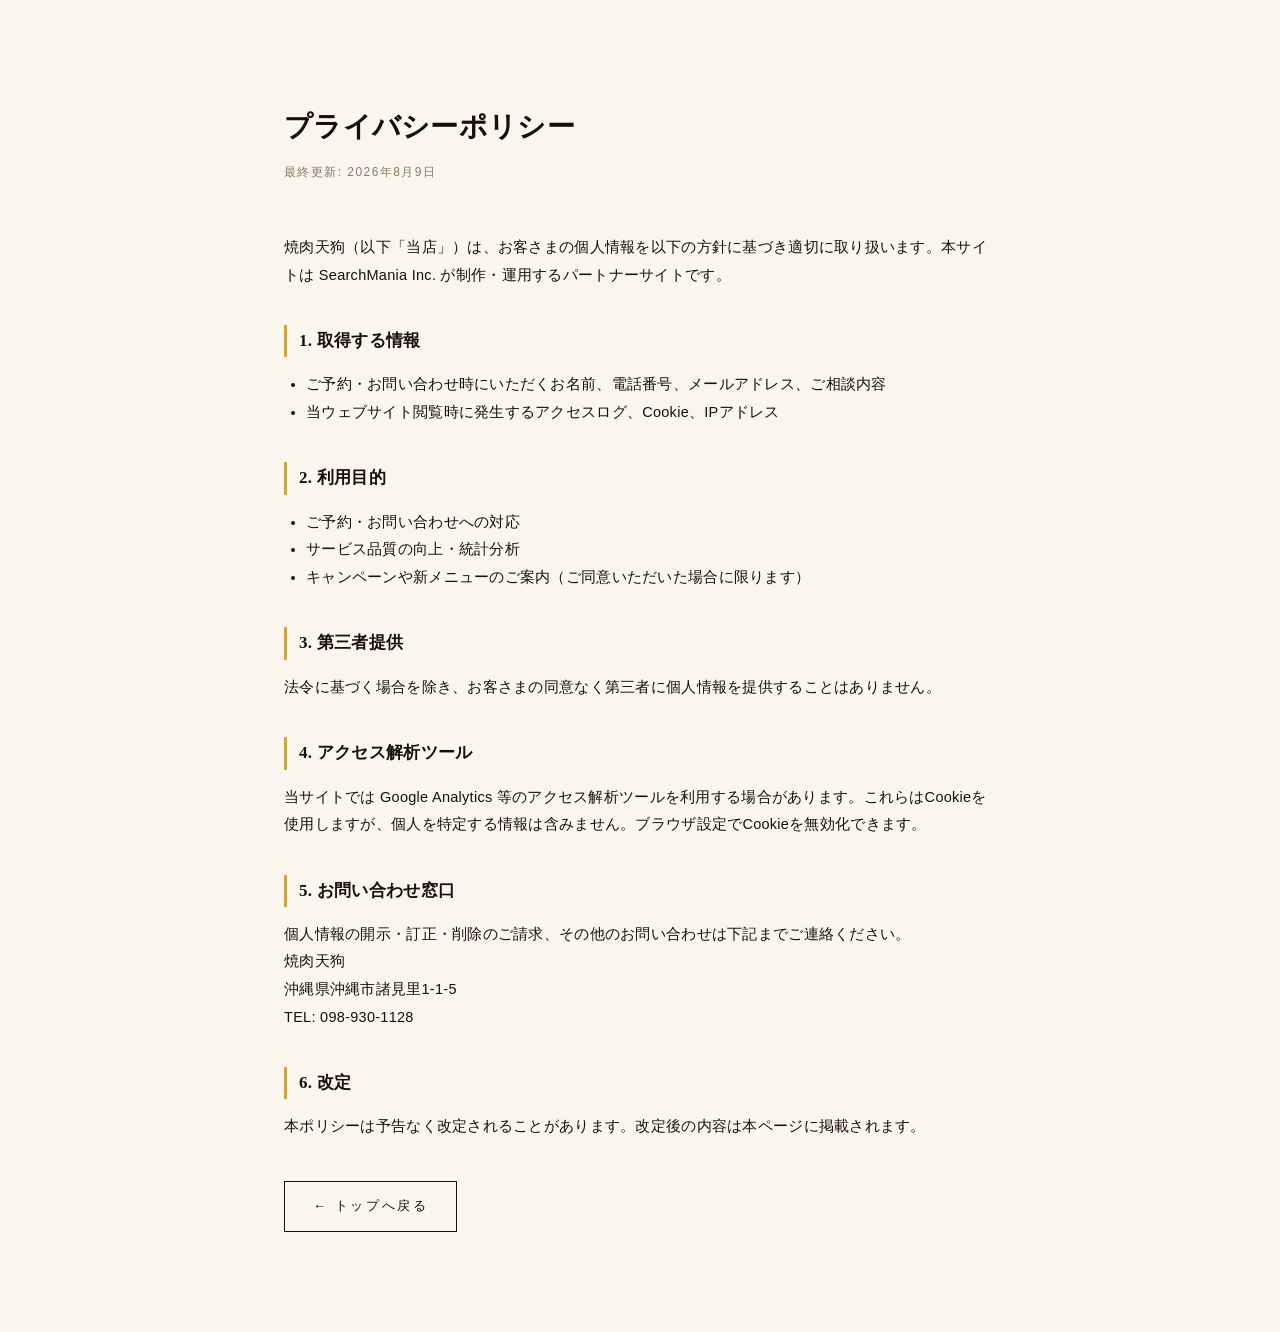
<file: privacy-policy.html>
<!DOCTYPE html>
<html lang="ja">
<head>
<meta charset="UTF-8">
<meta name="viewport" content="width=device-width,initial-scale=1">
<title>プライバシーポリシー | 焼肉天狗</title>
<meta name="description" content="焼肉天狗 のプライバシーポリシー。">
<meta name="robots" content="noindex">
<link rel="stylesheet" href="shared.css">
<style>
  body { background: #FAF6EE; color: #1A0F08; font-family: 'Noto Sans JP', sans-serif; line-height: 1.9; }
  .legal-wrap { max-width: 760px; margin: 0 auto; padding: 100px 24px 100px; }
  .legal-wrap h1 { font-size: 28px; margin-bottom: 8px; font-family: 'Shippori Mincho', serif; }
  .legal-wrap .updated { font-size: 12px; color: #8A7A60; letter-spacing: .12em; margin-bottom: 50px; }
  .legal-wrap h2 { font-size: 17px; margin: 36px 0 14px; padding-left: 12px; border-left: 3px solid #C9A84C; font-family: 'Shippori Mincho', serif; }
  .legal-wrap p, .legal-wrap li { font-size: 14.5px; }
  .legal-wrap ul { padding-left: 22px; }
  .back-link { display: inline-block; margin-top: 40px; padding: 12px 28px; border: 1px solid currentColor; text-decoration: none; color: inherit; font-size: 13px; letter-spacing: .2em; }
</style>
</head>
<body>
  <div class="legal-wrap">
    <h1>プライバシーポリシー</h1>
    <p class="updated">最終更新: 2026年8月9日</p>

    <p>焼肉天狗（以下「当店」）は、お客さまの個人情報を以下の方針に基づき適切に取り扱います。本サイトは SearchMania Inc. が制作・運用するパートナーサイトです。</p>

    <h2>1. 取得する情報</h2>
    <ul>
      <li>ご予約・お問い合わせ時にいただくお名前、電話番号、メールアドレス、ご相談内容</li>
      <li>当ウェブサイト閲覧時に発生するアクセスログ、Cookie、IPアドレス</li>
    </ul>

    <h2>2. 利用目的</h2>
    <ul>
      <li>ご予約・お問い合わせへの対応</li>
      <li>サービス品質の向上・統計分析</li>
      <li>キャンペーンや新メニューのご案内（ご同意いただいた場合に限ります）</li>
    </ul>

    <h2>3. 第三者提供</h2>
    <p>法令に基づく場合を除き、お客さまの同意なく第三者に個人情報を提供することはありません。</p>

    <h2>4. アクセス解析ツール</h2>
    <p>当サイトでは Google Analytics 等のアクセス解析ツールを利用する場合があります。これらはCookieを使用しますが、個人を特定する情報は含みません。ブラウザ設定でCookieを無効化できます。</p>

    <h2>5. お問い合わせ窓口</h2>
    <p>個人情報の開示・訂正・削除のご請求、その他のお問い合わせは下記までご連絡ください。</p>
    <p>
      焼肉天狗<br>
      沖縄県沖縄市諸見里1-1-5<br>
      TEL: 098-930-1128
    </p>

    <h2>6. 改定</h2>
    <p>本ポリシーは予告なく改定されることがあります。改定後の内容は本ページに掲載されます。</p>

    <a href="/" class="back-link">← トップへ戻る</a>
  </div>
</body>
</html>
</file>
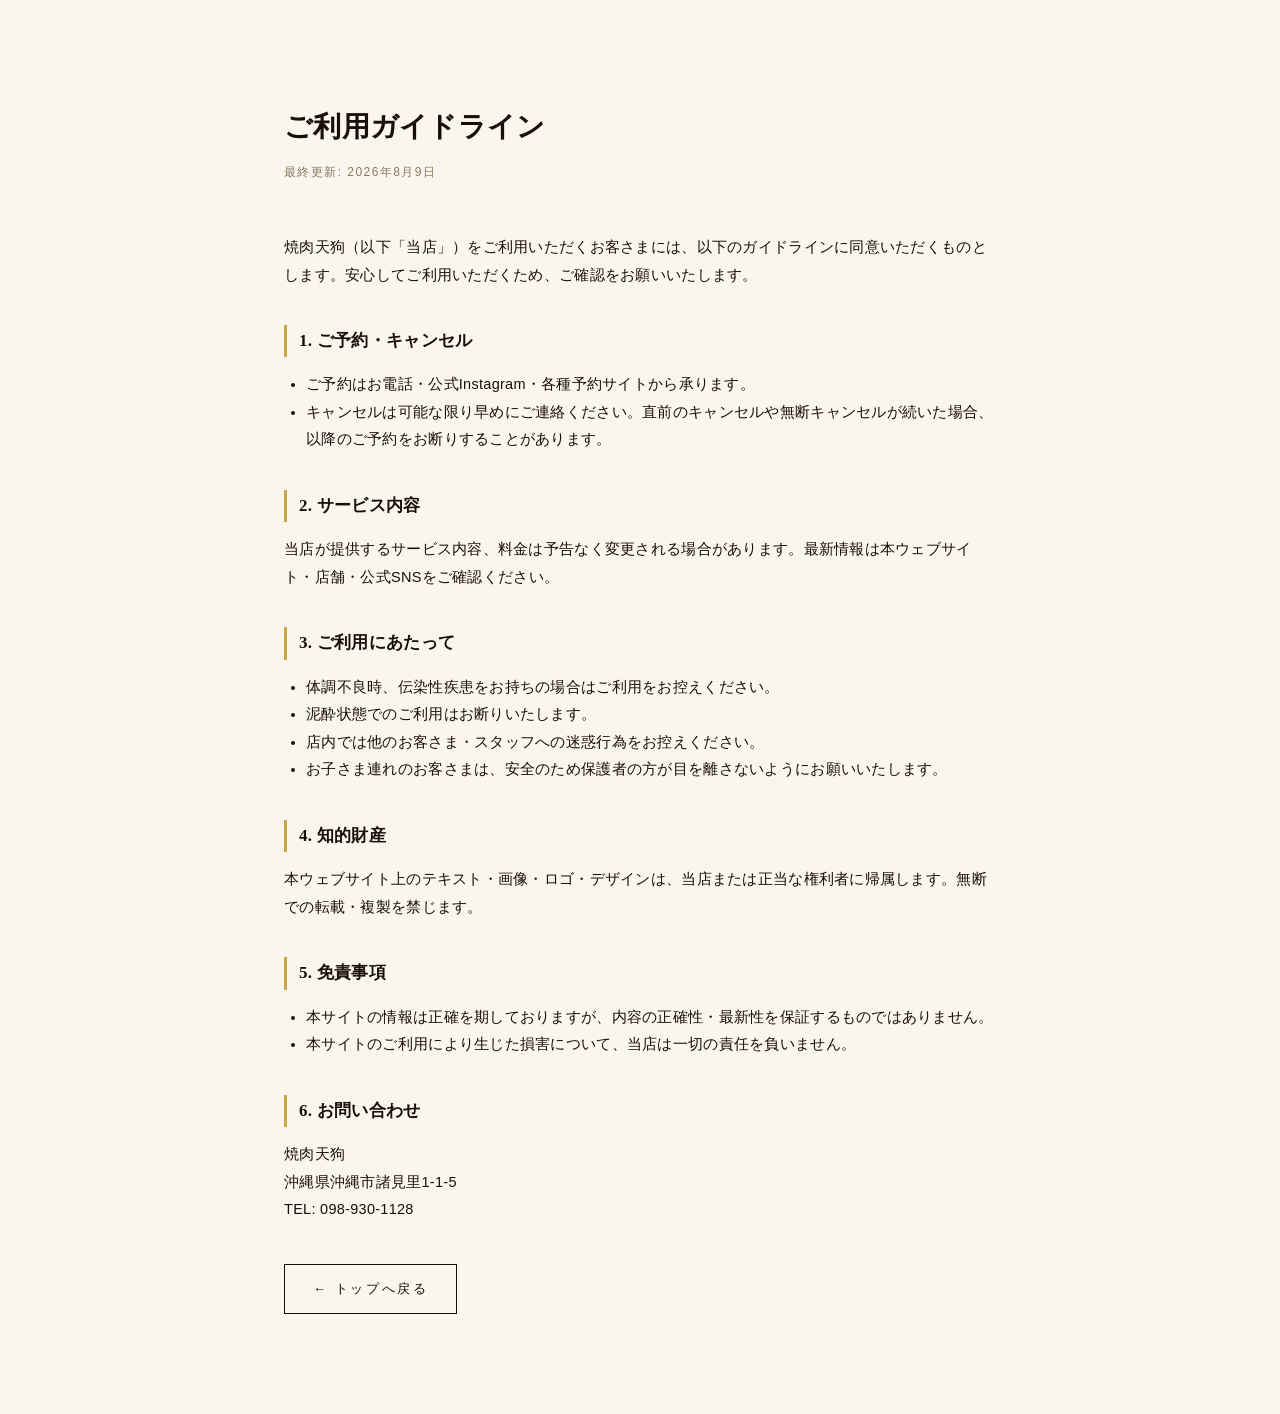
<file: terms.html>
<!DOCTYPE html>
<html lang="ja">
<head>
<meta charset="UTF-8">
<meta name="viewport" content="width=device-width,initial-scale=1">
<title>ご利用ガイドライン | 焼肉天狗</title>
<meta name="description" content="焼肉天狗 のご利用にあたってのガイドライン。">
<meta name="robots" content="noindex">
<link rel="stylesheet" href="shared.css">
<style>
  body { background: #FAF6EE; color: #1A0F08; font-family: 'Noto Sans JP', sans-serif; line-height: 1.9; }
  .legal-wrap { max-width: 760px; margin: 0 auto; padding: 100px 24px 100px; }
  .legal-wrap h1 { font-size: 28px; margin-bottom: 8px; font-family: 'Shippori Mincho', serif; }
  .legal-wrap .updated { font-size: 12px; color: #8A7A60; letter-spacing: .12em; margin-bottom: 50px; }
  .legal-wrap h2 { font-size: 17px; margin: 36px 0 14px; padding-left: 12px; border-left: 3px solid #C9A84C; font-family: 'Shippori Mincho', serif; }
  .legal-wrap p, .legal-wrap li { font-size: 14.5px; }
  .legal-wrap ul { padding-left: 22px; }
  .back-link { display: inline-block; margin-top: 40px; padding: 12px 28px; border: 1px solid currentColor; text-decoration: none; color: inherit; font-size: 13px; letter-spacing: .2em; }
</style>
</head>
<body>
  <div class="legal-wrap">
    <h1>ご利用ガイドライン</h1>
    <p class="updated">最終更新: 2026年8月9日</p>

    <p>焼肉天狗（以下「当店」）をご利用いただくお客さまには、以下のガイドラインに同意いただくものとします。安心してご利用いただくため、ご確認をお願いいたします。</p>

    <h2>1. ご予約・キャンセル</h2>
    <ul>
      <li>ご予約はお電話・公式Instagram・各種予約サイトから承ります。</li>
      <li>キャンセルは可能な限り早めにご連絡ください。直前のキャンセルや無断キャンセルが続いた場合、以降のご予約をお断りすることがあります。</li>
    </ul>

    <h2>2. サービス内容</h2>
    <p>当店が提供するサービス内容、料金は予告なく変更される場合があります。最新情報は本ウェブサイト・店舗・公式SNSをご確認ください。</p>

    <h2>3. ご利用にあたって</h2>
    <ul>
      <li>体調不良時、伝染性疾患をお持ちの場合はご利用をお控えください。</li>
      <li>泥酔状態でのご利用はお断りいたします。</li>
      <li>店内では他のお客さま・スタッフへの迷惑行為をお控えください。</li>
      <li>お子さま連れのお客さまは、安全のため保護者の方が目を離さないようにお願いいたします。</li>
    </ul>

    <h2>4. 知的財産</h2>
    <p>本ウェブサイト上のテキスト・画像・ロゴ・デザインは、当店または正当な権利者に帰属します。無断での転載・複製を禁じます。</p>

    <h2>5. 免責事項</h2>
    <ul>
      <li>本サイトの情報は正確を期しておりますが、内容の正確性・最新性を保証するものではありません。</li>
      <li>本サイトのご利用により生じた損害について、当店は一切の責任を負いません。</li>
    </ul>

    <h2>6. お問い合わせ</h2>
    <p>
      焼肉天狗<br>
      沖縄県沖縄市諸見里1-1-5<br>
      TEL: 098-930-1128
    </p>

    <a href="/" class="back-link">← トップへ戻る</a>
  </div>
</body>
</html>
</file>
<file: shared.css>
/* ============================================================
   焼肉天狗 — shared.css  (Trunk Hotel Cat Street 系リビルド版)
   ============================================================ */

:root{
  --black:      #121212;
  --white:      #ffffff;
  --gray:       #808080;
  --gray-deep:  #303030;
  --gray-mid:   #5a5a5a;
  --paper:      #f5f2ed;
  --ember:      #C84020;
  --gold:       #C9A84C;
  --gold-soft:  #E5C777;

  --font-jp:    'Zen Kaku Gothic New','Hiragino Sans','Noto Sans JP',sans-serif;
  --font-mincho:'Shippori Mincho','Hiragino Mincho ProN',serif;
  --font-en:    'Cormorant Garamond','Times New Roman',serif;
  --font-ui:    'Inter','Helvetica Neue',sans-serif;

  --ease:       cubic-bezier(.25,.46,.45,.94);
  --ease-out:   cubic-bezier(.22,1,.36,1);

  --grid-pad:   clamp(20px, 4vw, 80px);
  --gutter:     clamp(14px, 2vw, 32px);
}

*{margin:0;padding:0;box-sizing:border-box}
html{scroll-behavior:smooth;-webkit-text-size-adjust:100%}
body{
  background:var(--white);
  color:var(--black);
  font-family:var(--font-jp);
  font-size:14px;line-height:1.9;
  font-weight:400;letter-spacing:.02em;
  -webkit-font-smoothing:antialiased;-moz-osx-font-smoothing:grayscale;
  overflow-x:hidden;
}
/* 日本語段落のオーファン（最終行に1〜2文字だけ残る）を防止 */
p,blockquote,dd,li,.quote,.desc,.section-jp{
  text-wrap:pretty;
  line-break:strict;
  overflow-wrap:break-word;
}
img,svg{max-width:100%;display:block}
a{color:inherit;text-decoration:none}
button{font-family:inherit;cursor:pointer;border:0;background:none;color:inherit}

/* デスクトップ環境ではカスタムカーソルに置き換える */
@media (hover:hover) and (pointer:fine){
  html,body,a,button{cursor:none}
}

/* ============================================================
   Custom cursor  (small dot + trailing ring)
   ============================================================ */
.cursor-dot,.cursor-ring{
  position:fixed;top:0;left:0;pointer-events:none;z-index:9998;
  will-change:transform;
  transform:translate3d(-100px,-100px,0);
}
.cursor-dot{
  width:8px;height:8px;margin:-4px 0 0 -4px;
  background:#ffffff;border-radius:50%;
  mix-blend-mode:difference;
  transition:transform .05s linear, opacity .3s var(--ease);
}
.cursor-ring{
  width:40px;height:40px;margin:-20px 0 0 -20px;
  border:1.5px solid #ffffff;border-radius:50%;
  mix-blend-mode:difference;
  transition:transform .35s var(--ease-out), width .3s var(--ease), height .3s var(--ease),
             margin .3s var(--ease), border-color .3s var(--ease), opacity .3s var(--ease);
}
.cursor-ring.hovering{
  width:82px;height:82px;margin:-41px 0 0 -41px;
  background:rgba(255,255,255,.1);
}
.cursor-dot.hidden,.cursor-ring.hidden{opacity:0}
@media (hover:none){.cursor-dot,.cursor-ring{display:none}}

/* ============================================================
   Page loader
   ============================================================ */
#page-loader{
  position:fixed;inset:0;background:var(--black);z-index:9999;
  display:flex;flex-direction:column;align-items:center;justify-content:center;gap:22px;
  transition:opacity .8s var(--ease), visibility .8s var(--ease);
}
#page-loader.fade-out{opacity:0;visibility:hidden;pointer-events:none}
.loader-stamp{width:88px;height:88px;animation:ld-in .8s var(--ease) both}
.loader-logo{
  height:120px;width:auto;max-width:82vw;
  image-rendering:auto;
  animation:ld-in .8s var(--ease) both;
  mix-blend-mode:lighten;
  filter:drop-shadow(0 6px 22px rgba(201,168,76,.14));
}
.loader-name{
  font-family:var(--font-mincho);font-size:16px;
  letter-spacing:.4em;color:var(--white);
  animation:ld-in .6s var(--ease) .2s both;
}
.loader-en{
  font-family:var(--font-en);font-style:italic;font-size:11px;
  letter-spacing:.32em;color:var(--gray);
  animation:ld-in .6s var(--ease) .35s both;
}
@keyframes ld-in{from{opacity:0;transform:translateY(20px)}to{opacity:1;transform:translateY(0)}}

/* ============================================================
   Header
   ============================================================ */
.l-header{
  position:fixed;top:0;left:0;right:0;z-index:200;
  padding:26px var(--grid-pad);
  display:flex;align-items:center;justify-content:space-between;gap:24px;
  color:var(--white);
  mix-blend-mode:difference;
}
.l-header .brand{display:flex;align-items:center;gap:14px}
.l-header .brand .mark{
  width:34px;height:34px;border-radius:50%;border:1px solid currentColor;
  display:flex;align-items:center;justify-content:center;
  font-family:var(--font-mincho);font-size:16px;
}
.l-header .brand .mark-logo{
  height:40px;width:auto;display:block;
  image-rendering:auto;
}
.l-header .brand .name{display:flex;flex-direction:column;line-height:1.15}
.l-header .brand .jp{font-family:var(--font-mincho);font-size:14px;letter-spacing:.28em}
.l-header .brand .en{font-family:var(--font-en);font-style:italic;font-size:10px;letter-spacing:.36em;margin-top:2px;opacity:.75}
.l-header .nav-links{display:flex;align-items:center;gap:28px;font-family:var(--font-ui);font-size:11px;letter-spacing:.28em;text-transform:uppercase}
.l-header .nav-links a{position:relative;padding:6px 0;overflow:hidden;display:inline-block}
.l-header .nav-links a .under-line{display:inline-block;transition:transform .5s var(--ease-out)}
.l-header .nav-links a::after{
  content:'';position:absolute;left:0;right:0;bottom:0;height:1px;background:currentColor;
  transform:scaleX(0);transform-origin:right;transition:transform .5s var(--ease-out);
}
.l-header .nav-links a:hover::after{transform:scaleX(1);transform-origin:left}
.l-header .reserve{
  position:relative;isolation:isolate;display:inline-flex;align-items:center;gap:10px;
  padding:11px 24px;border:1px solid currentColor;overflow:hidden;
  font-family:var(--font-ui);font-size:11px;letter-spacing:.32em;text-transform:uppercase;
  transition:color .5s var(--ease),border-color .5s var(--ease);
}
.l-header .reserve::before{content:'';position:absolute;inset:0;background:var(--gold);transform:scaleY(0);transform-origin:bottom;transition:transform .5s var(--ease-out);z-index:-1}
.l-header .reserve:hover::before{transform:scaleY(1);transform-origin:top}
.l-header .reserve > *{position:relative;z-index:1}
.l-header .reserve::after{content:'→';font-family:var(--font-en);font-style:italic;font-size:14px;position:relative;z-index:1;transition:transform .4s var(--ease-out)}
.l-header .reserve:hover{color:var(--black);border-color:var(--gold)}
.l-header .reserve:hover::after{transform:translateX(4px)}
.lang-switch{
  display:flex;align-items:center;gap:6px;
  font-family:var(--font-en);font-style:italic;font-size:11px;letter-spacing:.18em;
  text-transform:uppercase;color:currentColor;opacity:.7;
}
.lang-switch a{
  padding:6px 4px;transition:opacity .3s var(--ease),color .3s var(--ease);opacity:.55;
}
.lang-switch a.active{opacity:1;color:var(--gold-soft)}
.lang-switch a:hover{opacity:1}
.lang-switch .sep{opacity:.3}
@media (max-width:900px){.lang-switch{display:none}}

.mobile-menu-lang{
  display:flex;justify-content:center;gap:22px;
  padding:24px 0 10px;margin-top:16px;border-top:1px solid rgba(255,255,255,.14);
  font-family:var(--font-en);font-style:italic;font-size:14px;letter-spacing:.14em;
}
.mobile-menu-lang a{color:rgba(245,233,208,.55);padding:6px 4px}
.mobile-menu-lang a.active{color:var(--gold-soft)}
.mobile-menu-lang a::before{content:''}

.burger{display:none;width:38px;height:38px;position:relative}
.burger span{position:absolute;left:8px;right:8px;height:1px;background:currentColor;transition:transform .3s var(--ease),opacity .3s var(--ease)}
.burger span:nth-child(1){top:14px}
.burger span:nth-child(2){top:20px}
.burger span:nth-child(3){top:26px}
.l-header.open .burger span:nth-child(1){transform:translateY(6px) rotate(45deg)}
.l-header.open .burger span:nth-child(2){opacity:0}
.l-header.open .burger span:nth-child(3){transform:translateY(-6px) rotate(-45deg)}

@media (max-width:900px){
  .l-header .nav-links,.l-header .reserve{display:none}
  .burger{display:block}
}

.mobile-menu{
  position:fixed;inset:0;background:var(--black);color:var(--white);z-index:150;
  display:flex;flex-direction:column;justify-content:center;padding:40px var(--grid-pad);gap:14px;
  opacity:0;visibility:hidden;transition:opacity .5s var(--ease),visibility .5s var(--ease);
}
.mobile-menu.open{opacity:1;visibility:visible}
.mobile-menu a{
  font-family:var(--font-mincho);font-size:22px;letter-spacing:.14em;
  padding:14px 0;border-bottom:1px solid rgba(255,255,255,.14);
  display:flex;align-items:baseline;gap:16px;
}
.mobile-menu a .num{font-family:var(--font-en);font-style:italic;font-size:12px;color:var(--gray);letter-spacing:.14em}

/* ============================================================
   Fixed side anchor list (bottom-right on desktop)
   ============================================================ */
.c-anchor-links{
  position:fixed;bottom:40px;left:32px;z-index:80;
  display:flex;flex-direction:column;gap:8px;
  font-family:var(--font-ui);font-size:10px;letter-spacing:.18em;
  text-transform:uppercase;color:var(--current-anchor,var(--black));
  mix-blend-mode:difference;pointer-events:auto;
  opacity:0;transform:translateY(20px);transition:opacity .8s var(--ease),transform .8s var(--ease);
}
.c-anchor-links.shown{opacity:1;transform:translateY(0)}
.c-anchor-links a{
  display:flex;align-items:baseline;gap:8px;color:var(--white);
  padding:2px 0;opacity:.55;transition:opacity .3s var(--ease);
}
.c-anchor-links a .num{font-style:italic;font-family:var(--font-en);font-size:11px;color:var(--gold-soft);width:20px}
.c-anchor-links a:hover,.c-anchor-links a.active{opacity:1}
.c-anchor-links a.active .num{color:var(--gold)}
@media (max-width:900px){.c-anchor-links{display:none}}

/* ============================================================
   Reservation dock (fixed bottom-right, scroll-linked)
   ============================================================ */
.c-reserve-dock{
  position:fixed;bottom:32px;right:24px;z-index:90;
  display:flex;flex-direction:column;gap:8px;align-items:stretch;
  width:210px;
  opacity:0;transform:translateY(20px);pointer-events:none;
  transition:opacity .7s var(--ease),transform .7s var(--ease);
}
.c-reserve-dock.shown{opacity:1;transform:translateY(0);pointer-events:auto}
.rd-btn{
  position:relative;isolation:isolate;display:flex;align-items:center;gap:10px;
  padding:11px 18px;width:100%;
  background:rgba(18,18,18,.9);color:var(--white);
  border:1px solid rgba(201,168,76,.55);
  backdrop-filter:blur(10px);-webkit-backdrop-filter:blur(10px);
  overflow:hidden;
  transition:border-color .4s var(--ease),background .4s var(--ease),color .4s var(--ease);
}
.rd-btn::before{
  content:'';position:absolute;inset:0;background:var(--gold);
  transform:scaleX(0);transform-origin:right;transition:transform .5s var(--ease-out);z-index:0;
}
.rd-btn:hover::before{transform:scaleX(1);transform-origin:left}
.rd-btn > *{position:relative;z-index:1;transition:color .4s var(--ease)}
.rd-btn:hover{color:var(--black);border-color:var(--gold)}
.rd-btn .rd-cap{
  font-family:var(--font-en);font-style:italic;font-size:9px;letter-spacing:.22em;
  text-transform:uppercase;color:var(--gold-soft);white-space:nowrap;
}
.rd-btn:hover .rd-cap{color:rgba(18,18,18,.6)}
.rd-btn .rd-main{
  font-family:var(--font-mincho);font-size:13px;letter-spacing:.1em;font-weight:500;flex:1;text-align:right;
}
.rd-btn .rd-arrow{
  font-family:var(--font-en);font-style:italic;font-size:13px;color:var(--gold-soft);
  transition:transform .4s var(--ease-out),color .4s var(--ease);
}
.rd-btn:hover .rd-arrow{transform:translate(3px,-2px);color:var(--black)}
.rd-primary{border-color:var(--gold)}
.rd-primary .rd-main{color:var(--white)}
.rd-primary:hover .rd-main{color:var(--black)}
.rd-ghost .rd-main{font-family:var(--font-en);font-style:italic;letter-spacing:.04em;font-size:17px;font-variant-numeric:tabular-nums;font-weight:500}
@media (max-width:900px){
  .c-reserve-dock{bottom:0;right:0;left:0;flex-direction:row;gap:0;align-items:stretch;padding:0}
  .rd-btn{flex:1;min-width:0;padding:16px 12px;gap:8px;border:0;border-top:1px solid rgba(201,168,76,.55);border-radius:0;justify-content:center}
  .rd-btn .rd-cap{display:none}
  .rd-btn .rd-main{font-size:13px;text-align:center;letter-spacing:.08em}
  .rd-btn .rd-arrow{display:none}
  .rd-primary{border-right:1px solid rgba(201,168,76,.30)}
  body{padding-bottom:58px}
}

/* ============================================================
   Layout wrapper
   ============================================================ */
.l-wrapper{position:relative;overflow:clip}
.l-container{padding:0 var(--grid-pad)}

/* ============================================================
   Common: chapter numbering + title
   ============================================================ */
.c-numbering{
  display:inline-flex;align-items:baseline;gap:6px;
  font-family:var(--font-ui);font-style:italic;font-size:13px;letter-spacing:.14em;
  color:var(--current-num,var(--gray-deep));
  margin-bottom:24px;
}
.c-numbering .n-paren{opacity:.65}
.c-numbering .n-num{font-weight:400;font-feature-settings:'lnum'}

.c-title-primary{
  font-family:var(--font-mincho);font-weight:500;font-style:normal;
  font-size:clamp(52px, 9.5vw, 124px);
  line-height:1.2;letter-spacing:.03em;
  color:var(--current-title,var(--black));
  display:block;margin-bottom:clamp(32px, 5vw, 60px);
}
.c-title-primary .char-wrap{
  display:inline-block;overflow:hidden;vertical-align:top;
  padding:.1em 0 .3em;margin-bottom:-.3em;
}
.c-title-primary .char-inner{display:inline-block;transform:translateY(120%);transition:transform 1s var(--ease-out)}
.c-title-primary.in .char-inner{transform:translateY(0)}
.c-title-primary .char-inner{transition-delay:calc(var(--i,0) * 40ms)}

.section-jp{
  font-family:var(--font-mincho);font-size:14px;letter-spacing:.28em;
  color:var(--current-sub,var(--gray-deep));display:block;margin-bottom:16px;
}

/* ============================================================
   Chapter section base
   ============================================================ */
.ch{
  position:relative;
  padding:clamp(120px, 16vw, 220px) 0;
}
.ch--dark{background:var(--black);color:var(--white);--current-title:var(--white);--current-num:var(--gray);--current-sub:var(--gray)}
.ch--paper{background:var(--paper)}
.ch--bg-exterior{
  background-image:linear-gradient(rgba(18,18,18,.86),rgba(18,18,18,.94)),url('./tengu_r3_c1.jpg');
  background-size:cover;background-position:center;background-attachment:fixed;
}
@media (max-width:900px){.ch--bg-exterior{background-attachment:scroll}}

.ch-inner{
  display:grid;
  grid-template-columns:repeat(12,1fr);
  gap:0 var(--gutter);
  padding:0 var(--grid-pad);
}
.ch-title-block{grid-column:1 / -1;margin-bottom:clamp(48px,7vw,90px)}
.ch-text{
  grid-column:5 / span 5;
  font-family:var(--font-jp);font-size:14px;line-height:2.15;letter-spacing:.04em;
  color:var(--current-body,inherit);
}
.ch-text p{margin-bottom:20px}
.ch-text .quote{
  margin-top:32px;font-family:var(--font-mincho);font-size:17px;
  line-height:2;letter-spacing:.1em;padding-left:22px;
  border-left:1px solid currentColor;font-style:italic;color:var(--current-sub,inherit);
  text-wrap:balance;word-break:keep-all;overflow-wrap:normal;
  max-width:32em;
}

/* Asymmetric 4-image grid — Trunk Hotel style
   image1: big top-right,  image2: tall bottom-left, image3: small mid,  image4: wide bottom-right */
.ch-images{
  grid-column:1 / -1;
  display:grid;grid-template-columns:repeat(12,1fr);gap:var(--gutter) var(--gutter);
  margin-top:clamp(60px,8vw,120px);
  position:relative;
}
.ch-images .im{
  position:relative;overflow:hidden;background:var(--gray-deep);
  transform:translateY(60px);opacity:0;
  transition:opacity 1s var(--ease-out), transform 1.2s var(--ease-out);
}
.ch-images .im.in{transform:translateY(0);opacity:1}
.ch-images .im img{
  width:100%;height:100%;object-fit:cover;
  transform:scale(1.08);transition:transform 1.4s var(--ease-out);
}
.ch-images .im.in img{transform:scale(1)}
.ch-images .im .placeholder{
  position:absolute;inset:0;display:flex;align-items:center;justify-content:center;
  font-family:var(--font-mincho);font-size:13px;letter-spacing:.32em;color:rgba(255,255,255,.35);
  text-align:center;padding:20px;
}

/* Layout A: image01 top-left big  /  image02 right narrow tall (offset) */
.ch-images .im-01{grid-column:1 / span 7;aspect-ratio:826/597}
.ch-images .im-02{grid-column:9 / span 4;aspect-ratio:513/776;margin-top:80px}
.ch-images .im-03{grid-column:2 / span 3;aspect-ratio:304/492;margin-top:-60px}
.ch-images .im-04{grid-column:6 / span 7;aspect-ratio:617/436;margin-top:-40px}

/* Chapter text placement variant */
.ch-text-inline{
  grid-column:2 / span 4;
  margin-top:clamp(40px,6vw,80px);
}

@media (max-width:900px){
  .ch-inner{grid-template-columns:repeat(6,1fr)}
  .ch-text,.ch-text-inline{grid-column:1 / -1;margin-top:24px}
  .ch-images{grid-template-columns:repeat(6,1fr)}
  .ch-images .im-01{grid-column:1 / span 6;aspect-ratio:4/3;margin:0}
  .ch-images .im-02{grid-column:1 / span 4;aspect-ratio:3/4;margin:0}
  .ch-images .im-03{grid-column:5 / span 2;aspect-ratio:2/3;margin:0}
  .ch-images .im-04{grid-column:1 / span 6;aspect-ratio:16/9;margin:0}
}

/* ============================================================
   HERO / MV
   ============================================================ */
.p-mv{
  min-height:100vh;
  padding:140px 0 60px;
  background:var(--white);color:var(--black);
  position:relative;display:flex;flex-direction:column;
  overflow:hidden;gap:80px;
}
.p-mv__symbol{
  position:absolute;top:120px;left:50%;transform:translateX(-50%);
  width:56px;height:56px;border:1px solid var(--black);border-radius:50%;
  display:flex;align-items:center;justify-content:center;
  font-family:var(--font-mincho);font-size:22px;
  opacity:0;animation:mv-symbol-in 1s var(--ease) .3s forwards;
}
@keyframes mv-symbol-in{to{opacity:1}}
.p-mv__group{
  flex:1;display:flex;flex-direction:column;justify-content:center;align-items:center;
  padding:0 var(--grid-pad);text-align:center;gap:8px;
  margin-top:60px;
}
.p-mv__title{
  font-family:var(--font-mincho);font-weight:500;font-style:normal;
  font-size:clamp(52px, 11.5vw, 152px);line-height:1.14;letter-spacing:.04em;
  color:var(--black);
}
.p-mv__title .row{display:block;line-height:1.14}
.p-mv__title .char-wrap{
  display:inline-block;overflow:hidden;vertical-align:top;
  padding:.1em 0 .3em;margin-bottom:-.3em;
}
.p-mv__title .char-inner{display:inline-block;transform:translateY(120%);transition:transform 1.1s var(--ease-out)}
.p-mv__title.in .char-inner{transform:translateY(0)}
.p-mv__title .char-inner{transition-delay:calc(var(--i,0) * 55ms)}
.p-mv__title .space{display:inline-block;width:.32em}
.p-mv__jp{
  font-family:var(--font-mincho);font-size:15px;letter-spacing:.4em;
  color:var(--gray-deep);margin-top:32px;
  opacity:0;transform:translateY(20px);transition:opacity .9s var(--ease) 1.2s,transform .9s var(--ease-out) 1.2s;
}
.p-mv__title.in ~ .p-mv__jp{opacity:1;transform:translateY(0)}
.p-mv__attention{
  margin:0 var(--grid-pad);
  display:grid;grid-template-columns:1fr 2.4fr;gap:60px;
  padding-top:24px;border-top:1px solid var(--black);
}
.p-mv__attention .paren{
  font-family:var(--font-ui);font-style:italic;font-size:12px;letter-spacing:.14em;color:var(--gray-deep);
}
.p-mv__attention .desc{
  font-family:var(--font-jp);font-size:12.5px;line-height:2;letter-spacing:.04em;color:var(--gray-deep);
  max-width:640px;
}
@media (max-width:900px){
  .p-mv__attention{position:relative;bottom:auto;left:auto;right:auto;grid-template-columns:1fr;gap:12px;margin:60px var(--grid-pad) 0;padding-top:20px}
}

/* ============================================================
   Beyond marquee section (sticky-scroll)
   ============================================================ */
.p-beyond{
  background:var(--black);color:var(--white);
  padding:0;position:relative;overflow:hidden;
  --current-title:var(--white);--current-num:var(--gray);--current-sub:var(--gray);
}
.p-beyond__bg{
  position:absolute;inset:0;z-index:0;pointer-events:none;
  background-image:url('./tengu_r7_c1.jpg');
  background-size:cover;background-position:center;
  background-attachment:fixed;
  opacity:.62;
}
.p-beyond__bg::after{
  content:'';position:absolute;inset:0;
  background:
    linear-gradient(180deg,rgba(18,18,18,.55) 0%,rgba(18,18,18,.35) 30%,rgba(18,18,18,.55) 70%,rgba(18,18,18,.9) 100%),
    radial-gradient(circle at 30% 40%,rgba(212,86,42,.16) 0%,transparent 45%);
}
.p-beyond > *:not(.p-beyond__bg){position:relative;z-index:1}
@media (max-width:900px){.p-beyond__bg{background-attachment:scroll;opacity:.5}}
.p-beyond__attention{
  padding:140px var(--grid-pad) 40px;
  font-family:var(--font-en);font-style:italic;
  font-size:clamp(48px, 10vw, 128px);line-height:1;color:var(--white);
  text-shadow:0 4px 40px rgba(0,0,0,.5);
}
.p-beyond__attention p{margin:0}
.p-beyond__attention p + p{padding-left:20vw;margin-top:12px}
.p-beyond__sticky{
  position:relative;min-height:200vh;
}
.p-beyond__sticky-inner{
  position:sticky;top:0;height:100vh;display:flex;flex-direction:column;justify-content:center;
  padding:0 var(--grid-pad);
}
.p-beyond__lead{
  font-family:var(--font-mincho);font-size:clamp(20px,3vw,32px);line-height:2;letter-spacing:.12em;
  max-width:820px;color:var(--white);
  text-shadow:0 2px 24px rgba(0,0,0,.6);
}
.p-beyond__lead .em{color:var(--gold-soft);font-style:italic;font-family:var(--font-en)}
.p-beyond__en{
  margin-top:36px;max-width:640px;
  font-family:var(--font-ui);font-size:12.5px;line-height:2;letter-spacing:.04em;color:rgba(245,233,208,.75);
  text-shadow:0 2px 20px rgba(0,0,0,.55);
}
.p-beyond__mono{
  padding:80px var(--grid-pad) 140px;
  font-family:var(--font-mincho);font-size:clamp(120px, 24vw, 360px);
  line-height:.9;letter-spacing:.02em;color:var(--white);opacity:.98;
  white-space:nowrap;overflow:hidden;text-align:center;font-weight:600;
  text-shadow:0 6px 60px rgba(0,0,0,.65),0 0 20px rgba(201,168,76,.15);
  -webkit-text-stroke:1px rgba(255,255,255,.4);
}

/* ============================================================
   Menu list (chapter 03 style) - enlarged for readability
   ============================================================ */
.menu-list{
  grid-column:1 / -1;margin-top:80px;
  display:grid;grid-template-columns:repeat(12,1fr);gap:var(--gutter);
}
.menu-item{
  grid-column:span 6;
  padding:56px 0 34px;
  border-top:1px solid rgba(0,0,0,.14);
  display:grid;grid-template-columns:1fr auto;gap:16px 28px;
  align-items:baseline;position:relative;
}
.ch--dark .menu-item{border-top-color:rgba(255,255,255,.22)}
.menu-item .m-name{
  font-family:var(--font-mincho);font-size:23px;letter-spacing:.08em;font-weight:600;
  color:var(--current-title,var(--black));line-height:1.4;
}
.ch--dark .menu-item .m-name{color:var(--white)}
.menu-item .m-price{
  font-family:var(--font-en);font-style:italic;font-size:26px;letter-spacing:.02em;color:var(--gold-soft);font-weight:500;
  white-space:nowrap;
}
.menu-item .m-desc{
  grid-column:1 / -1;font-size:14.5px;line-height:1.95;letter-spacing:.04em;
  color:var(--ink-soft);max-width:600px;margin-top:2px;
}
.ch--dark .menu-item .m-desc{color:rgba(245,233,208,.82)}
.menu-item .m-best{
  position:absolute;top:20px;left:0;right:auto;
  font-family:var(--font-ui);font-style:italic;font-size:10px;letter-spacing:.28em;
  color:var(--ember);text-transform:uppercase;font-weight:700;
  background:rgba(200,64,32,.12);padding:5px 10px;border:1px solid rgba(200,64,32,.4);
  line-height:1;
}
@media (max-width:900px){
  .menu-item{grid-column:1 / -1;padding:48px 0 28px}
  .menu-item .m-name{font-size:20px}
  .menu-item .m-price{font-size:22px}
  .menu-item .m-desc{font-size:13.5px}
  .menu-item .m-best{top:16px}
}

/* ============================================================
   Menu marquee (horizontal auto-scroll gallery)
   ============================================================ */
.menu-marquee{
  grid-column:1 / -1;
  margin:100px calc(var(--grid-pad) * -1) 0;
  padding:0;overflow:hidden;position:relative;
  mask-image:linear-gradient(90deg,transparent 0%,#000 6%,#000 94%,transparent 100%);
  -webkit-mask-image:linear-gradient(90deg,transparent 0%,#000 6%,#000 94%,transparent 100%);
}
.menu-marquee__track{
  display:flex;gap:22px;width:max-content;
  animation:menu-marquee-scroll 70s linear infinite;
  will-change:transform;
}
.menu-marquee:hover .menu-marquee__track{animation-play-state:paused}
.menu-marquee__item{
  flex:0 0 auto;
  width:clamp(240px, 26vw, 360px);
  aspect-ratio:4/3;
  position:relative;overflow:hidden;
  background:var(--gray-deep);
  border:1px solid rgba(201,168,76,.18);
}
.menu-marquee__item img{
  width:100%;height:100%;object-fit:cover;display:block;
  transition:transform 1.2s var(--ease-out);
}
.menu-marquee__item:hover img{transform:scale(1.06)}
.menu-marquee__item::after{
  content:attr(data-caption);
  position:absolute;bottom:0;left:0;right:0;
  padding:14px 18px 12px;
  background:linear-gradient(0deg,rgba(18,18,18,.92) 0%,rgba(18,18,18,.4) 60%,transparent 100%);
  color:var(--white);
  font-family:var(--font-mincho);font-size:13px;letter-spacing:.14em;font-weight:500;
  opacity:0;transform:translateY(6px);
  transition:opacity .4s var(--ease-out),transform .4s var(--ease-out);
}
.menu-marquee__item:hover::after{opacity:1;transform:translateY(0)}
@keyframes menu-marquee-scroll{
  from{transform:translateX(0)}
  to{transform:translateX(-50%)}
}
@media (max-width:600px){
  .menu-marquee{margin-top:60px}
  .menu-marquee__track{animation-duration:50s;gap:14px}
  .menu-marquee__item{width:70vw}
  .menu-marquee__item::after{opacity:1;transform:translateY(0);font-size:12px;padding:12px 14px 10px}
}
@media (prefers-reduced-motion:reduce){
  .menu-marquee__track{animation:none}
}

/* ============================================================
   Features (chapter cards 6 items)
   ============================================================ */
.features-list{
  grid-column:1 / -1;
  display:grid;grid-template-columns:repeat(12,1fr);gap:60px var(--gutter);
  margin-top:80px;
}
.feat-item{
  grid-column:span 4;position:relative;padding-top:44px;
  border-top:1px solid rgba(255,255,255,.18);
}
.ch--paper .feat-item, section:not(.ch--dark) .feat-item{border-top-color:rgba(0,0,0,.14)}
.feat-item .num{
  position:absolute;top:14px;left:0;
  font-family:var(--font-en);font-style:italic;font-size:14px;letter-spacing:.14em;color:var(--gold);
}
.feat-item .f-title{
  font-family:var(--font-mincho);font-size:18px;letter-spacing:.08em;font-weight:500;margin-bottom:14px;
}
.feat-item .f-desc{font-size:13px;line-height:1.95;letter-spacing:.04em;color:var(--current-body,var(--gray))}
.ch--dark .feat-item .f-desc{color:var(--gray)}
@media (max-width:900px){.feat-item{grid-column:1 / -1;padding-top:32px}}

/* ============================================================
   ForYou / scenes
   ============================================================ */
.scenes{
  grid-column:1 / -1;
  display:grid;grid-template-columns:repeat(12,1fr);gap:var(--gutter);margin-top:60px;
}
.scene-card{
  grid-column:span 3;padding:30px 0 0;
  border-top:1px solid rgba(0,0,0,.14);
  transition:transform .5s var(--ease-out);
}
.ch--dark .scene-card{border-top-color:rgba(255,255,255,.18)}
.scene-card:hover{transform:translateY(-6px)}
.scene-card .s-num{font-family:var(--font-en);font-style:italic;font-size:11px;color:var(--gold);letter-spacing:.14em;margin-bottom:14px;display:block}
.scene-card .s-label{font-family:var(--font-mincho);font-size:17px;letter-spacing:.06em;margin-bottom:12px;font-weight:500}
.scene-card .s-cap{font-size:12.5px;line-height:1.9;letter-spacing:.03em;color:var(--current-body,var(--gray-deep))}
.ch--dark .scene-card .s-cap{color:var(--gray)}
@media (max-width:900px){.scene-card{grid-column:span 6}}

/* ============================================================
   Reviews
   ============================================================ */
.reviews-grid{
  grid-column:1 / -1;
  display:grid;grid-template-columns:repeat(3,1fr);grid-auto-rows:1fr;align-items:stretch;
  gap:var(--gutter);margin-top:60px;
}
.review,.review-skel,.review-cta{
  display:flex;flex-direction:column;height:100%;min-height:300px;
  padding:36px 30px 30px;background:var(--white);border:1px solid rgba(0,0,0,.10);
  position:relative;
}
.ch--dark .review,.ch--dark .review-skel,.ch--dark .review-cta{background:transparent;border-color:rgba(255,255,255,.14);color:var(--white)}
.review .stars{font-family:var(--font-en);font-style:italic;color:var(--gold);font-size:14px;letter-spacing:.15em;margin-bottom:20px}
.review .body{
  flex:1;font-size:13px;line-height:2;letter-spacing:.03em;color:var(--gray-deep);
  display:-webkit-box;-webkit-line-clamp:8;line-clamp:8;-webkit-box-orient:vertical;
  overflow:hidden;text-overflow:ellipsis;word-break:break-word;margin-bottom:20px;
}
.ch--dark .review .body{color:var(--gray)}
.review .meta{
  display:flex;justify-content:space-between;align-items:baseline;gap:10px;
  padding-top:14px;border-top:1px solid currentColor;border-color:rgba(0,0,0,.08);
  font-size:11px;letter-spacing:.06em;
}
.ch--dark .review .meta{border-color:rgba(255,255,255,.14)}
.review .meta .name{font-family:var(--font-mincho);font-size:13px;font-weight:500}
.review .meta .date{font-family:var(--font-en);font-style:italic;letter-spacing:.14em;color:var(--gray)}
.review-cta{
  background:var(--black);color:var(--white);border-color:var(--black);text-align:center;
  justify-content:center;align-items:center;text-decoration:none;
  transition:background .35s var(--ease), color .35s var(--ease);
}
.review-cta:hover{background:var(--gold);color:var(--black);border-color:var(--gold)}
.review-cta-stars{color:var(--gold);font-size:16px;letter-spacing:.2em;margin-bottom:16px;font-family:var(--font-en);font-style:italic}
.review-cta:hover .review-cta-stars{color:var(--black)}
.review-cta-msg{font-family:var(--font-mincho);font-size:15px;line-height:1.9;letter-spacing:.08em;margin-bottom:18px;font-weight:500}
.review-cta-link{font-family:var(--font-ui);font-style:italic;font-size:11px;letter-spacing:.28em;text-transform:uppercase}
.review-skel{background:linear-gradient(135deg,#f2ede4,#e8e0d0);border-color:transparent;position:relative;overflow:hidden}
.ch--dark .review-skel{background:linear-gradient(135deg,#1b1b1b,#252525)}
.review-skel::after{
  content:'';position:absolute;inset:0;
  background:linear-gradient(90deg,transparent 0%,rgba(201,168,76,.12) 40%,rgba(201,168,76,.2) 50%,rgba(201,168,76,.12) 60%,transparent 100%);
  background-size:250% 100%;animation:skel 2s ease-in-out infinite;
}
@keyframes skel{0%{background-position:250% 0}100%{background-position:-250% 0}}
.reviews-more-wrap{grid-column:1 / -1;text-align:center;margin-top:44px}
.btn-reviews-more{
  position:relative;isolation:isolate;display:inline-flex;align-items:center;gap:12px;
  padding:16px 34px;background:transparent;overflow:hidden;
  border:1px solid currentColor;font-family:var(--font-ui);font-size:11px;
  letter-spacing:.32em;text-transform:uppercase;font-weight:600;
  transition:color .5s var(--ease),border-color .5s var(--ease);
}
.btn-reviews-more::before{content:'';position:absolute;inset:0;background:var(--gold);transform:scaleX(0);transform-origin:right;transition:transform .55s var(--ease-out);z-index:-1}
.btn-reviews-more:hover::before{transform:scaleX(1);transform-origin:left}
.btn-reviews-more > *,.btn-reviews-more::after{position:relative;z-index:1}
.btn-reviews-more:hover{color:var(--black);border-color:var(--gold)}
.ch--dark .btn-reviews-more:hover{color:var(--black);border-color:var(--gold)}

/* ============================================================
   Blog / Journal
   ============================================================ */
.wall{
  grid-column:1 / -1;
  display:grid;grid-template-columns:repeat(4,1fr);gap:var(--gutter);
  margin-top:60px;
}
.wall.cms-loading{min-height:260px;position:relative}
.wall.cms-loading::before{
  content:'';position:absolute;inset:0;
  background:linear-gradient(90deg,transparent 0%,rgba(0,0,0,.05) 50%,transparent 100%);
  background-size:200% 100%;animation:skel 2.5s ease-in-out infinite;
}
.blog-card,a.blog-card{
  display:flex;flex-direction:column;color:inherit;text-decoration:none;
  transition:opacity .35s var(--ease);
}
.blog-card:hover{opacity:.72}
.blog-card .image{aspect-ratio:4/3;overflow:hidden;background:var(--gray-deep);position:relative;margin-bottom:16px}
.blog-card .image img{width:100%;height:100%;object-fit:cover;transition:transform .8s var(--ease-out)}
.blog-card:hover .image img{transform:scale(1.06)}
.blog-card .body{display:flex;flex-direction:column;gap:6px}
.blog-card .date{font-family:var(--font-en);font-style:italic;font-size:11px;letter-spacing:.14em;color:var(--gold)}
.blog-card .cap{font-family:var(--font-mincho);font-size:13.5px;line-height:1.75;font-weight:500;letter-spacing:.04em}
.blog-card .cta-lbl{font-family:var(--font-ui);font-size:10px;letter-spacing:.28em;color:var(--gray);text-transform:uppercase;margin-top:8px}
.blog-card .tape{display:none}
@media (max-width:900px){.wall{grid-template-columns:repeat(2,1fr)}}

/* ============================================================
   Access
   ============================================================ */
.access-inner{grid-column:1 / -1;display:grid;grid-template-columns:1fr 1fr;gap:60px;margin-top:60px}
.access-info dl{display:grid;grid-template-columns:100px 1fr;gap:14px 24px;margin-bottom:32px}
.access-info dt{font-family:var(--font-en);font-style:italic;font-size:12px;letter-spacing:.16em;color:var(--gold);padding-top:4px}
.access-info dd{font-family:var(--font-jp);font-size:14px;line-height:1.9;letter-spacing:.04em}
.access-info dd a{border-bottom:1px solid var(--gold);padding-bottom:2px}
.hours-table{width:100%;border-collapse:collapse;margin-top:16px}
.hours-table caption{
  text-align:left;font-family:var(--font-en);font-style:italic;font-size:12px;letter-spacing:.2em;color:var(--gold);
  padding:16px 0 12px;text-transform:uppercase;border-bottom:1px solid rgba(0,0,0,.14);
}
.ch--dark .hours-table caption{border-bottom-color:rgba(255,255,255,.18)}
.hours-table td,.hours-table th{padding:14px 6px;font-size:13.5px;letter-spacing:.04em;border-bottom:1px solid rgba(0,0,0,.08);text-align:left}
.ch--dark .hours-table td,.ch--dark .hours-table th{border-bottom-color:rgba(255,255,255,.10)}
.hours-table th{width:60px;font-family:var(--font-mincho);font-weight:500}
.hours-table tr.closed td,.hours-table tr.closed th{color:var(--ember);opacity:.7}
.map-wrap{width:100%;height:100%;min-height:420px;overflow:hidden;background:#0d0705}
.map-wrap iframe{width:100%;height:100%;display:block;border:0;filter:grayscale(.2) contrast(.95)}
@media (max-width:900px){.access-inner{grid-template-columns:1fr;gap:40px}.map-wrap{min-height:320px}}

/* ============================================================
   SNS
   ============================================================ */
.sns-row{grid-column:1 / -1;display:flex;flex-wrap:wrap;justify-content:center;gap:16px;margin-top:60px}
.sns-card{
  display:flex;align-items:center;gap:18px;padding:20px 30px;
  border:1px solid rgba(0,0,0,.14);transition:all .35s var(--ease);color:inherit;
}
.ch--dark .sns-card{border-color:rgba(255,255,255,.14)}
.sns-card:hover{background:var(--black);color:var(--white);border-color:var(--black)}
.ch--dark .sns-card:hover{background:var(--white);color:var(--black);border-color:var(--white)}
.sns-card .icon{
  width:42px;height:42px;border-radius:50%;
  border:1px solid currentColor;display:flex;align-items:center;justify-content:center;
  font-family:var(--font-en);font-style:italic;font-size:14px;flex-shrink:0;
  transition:background .35s var(--ease),color .35s var(--ease),border-color .35s var(--ease);
}
.sns-card .icon svg{width:20px;height:20px;display:block}
.sns-card:hover .icon{background:currentColor}
.sns-card:hover .icon svg{color:var(--white)}
.ch--dark .sns-card:hover .icon svg{color:var(--black)}
.sns-card .info{display:flex;flex-direction:column;line-height:1.3}
.sns-card .platform{font-family:var(--font-ui);font-size:10px;letter-spacing:.22em;text-transform:uppercase;color:var(--gray)}
.sns-card:hover .platform{color:currentColor;opacity:.7}
.sns-card .handle{font-family:var(--font-mincho);font-size:14px;letter-spacing:.04em;font-weight:500}

/* ============================================================
   Delivery / Reservation
   ============================================================ */
.cards{
  grid-column:1 / -1;
  display:grid;grid-template-columns:repeat(2,1fr);gap:var(--gutter);margin-top:60px;max-width:960px;
}
.delivery-card{
  padding:44px 40px;border:1px solid rgba(255,255,255,.14);color:var(--white);
  transition:background .4s var(--ease), border-color .4s var(--ease);
}
.delivery-card:hover{background:var(--gray-deep)}
.delivery-card .type{
  display:inline-block;font-family:var(--font-en);font-style:italic;font-size:11px;letter-spacing:.22em;
  color:var(--gold);text-transform:uppercase;margin-bottom:20px;
}
.delivery-card .title{font-family:var(--font-mincho);font-size:22px;letter-spacing:.08em;margin-bottom:14px;font-weight:500}
.delivery-card .desc{font-size:13px;line-height:1.95;color:var(--gray);margin-bottom:26px}
.delivery-card .btn{
  position:relative;isolation:isolate;display:inline-flex;align-items:center;gap:12px;
  padding:14px 28px;border:1px solid rgba(201,168,76,.55);overflow:hidden;
  font-family:var(--font-ui);font-size:11px;letter-spacing:.28em;text-transform:uppercase;
  transition:color .5s var(--ease),border-color .5s var(--ease);
}
.delivery-card .btn::before{content:'';position:absolute;inset:0;background:var(--gold);transform:scaleX(0);transform-origin:right;transition:transform .5s var(--ease-out);z-index:-1}
.delivery-card .btn:hover::before{transform:scaleX(1);transform-origin:left}
.delivery-card .btn > *{position:relative;z-index:1}
.delivery-card .btn:hover{color:var(--black);border-color:var(--gold)}
@media (max-width:900px){.cards{grid-template-columns:1fr}}

/* ============================================================
   FAQ
   ============================================================ */
.qa{grid-column:2 / span 10;margin-top:60px}
@media (max-width:900px){.qa{grid-column:1 / -1}}
.qa-item{border-bottom:1px solid rgba(0,0,0,.14)}
.ch--dark .qa-item{border-bottom-color:rgba(255,255,255,.16)}
.qa-item summary{
  list-style:none;cursor:pointer;padding:28px 50px 28px 60px;position:relative;
  font-family:var(--font-mincho);font-size:16px;letter-spacing:.06em;font-weight:500;
  transition:color .3s var(--ease);
}
.qa-item summary::-webkit-details-marker{display:none}
.qa-item summary::before{
  content:'Q';position:absolute;left:0;top:26px;
  font-family:var(--font-en);font-style:italic;font-size:22px;color:var(--gold);line-height:1;
}
.qa-item summary::after{
  content:'+';position:absolute;right:6px;top:24px;
  font-family:var(--font-en);font-size:26px;color:var(--gray);
  transition:transform .35s var(--ease);
}
.qa-item[open] summary::after{transform:rotate(45deg);color:var(--gold)}
.qa-item[open] summary{color:var(--gold)}
.ch--dark .qa-item[open] summary{color:var(--gold-soft)}
.qa-item .a{
  padding:0 50px 28px 60px;position:relative;
  font-size:13.5px;line-height:2.05;letter-spacing:.03em;color:var(--gray-deep);
}
.ch--dark .qa-item .a{color:var(--gray)}
.qa-item .a::before{
  content:'A';position:absolute;left:0;top:0;
  font-family:var(--font-en);font-style:italic;font-size:22px;color:var(--ember);line-height:1;
}

/* ============================================================
   Big CTA
   ============================================================ */
.cta-box{grid-column:1 / -1;text-align:center;margin-top:80px}
.cta-box h2{
  font-family:var(--font-mincho);font-style:normal;font-weight:500;
  font-size:clamp(30px, 4.6vw, 56px);line-height:1.6;letter-spacing:.14em;color:var(--white);
  margin-bottom:22px;word-break:keep-all;line-break:strict;overflow-wrap:break-word;
}
.cta-box h2 .em{color:var(--gold-soft);display:block;font-family:var(--font-en);font-style:italic;letter-spacing:.02em;font-size:.9em;margin-top:6px}
.cta-box .cta-note{
  font-family:var(--font-mincho);font-size:15px;line-height:2;letter-spacing:.1em;color:var(--gray);
  max-width:560px;margin:0 auto 44px;
}
.cta-box .actions{display:flex;gap:14px;justify-content:center;flex-wrap:wrap}
.btn-cta{
  position:relative;isolation:isolate;display:inline-flex;align-items:center;gap:14px;
  padding:20px 42px;min-width:240px;justify-content:center;
  font-family:var(--font-ui);font-size:11.5px;letter-spacing:.32em;text-transform:uppercase;font-weight:600;
  border:1px solid currentColor;overflow:hidden;
  transition:color .5s var(--ease),border-color .5s var(--ease);
}
.btn-cta::before{
  content:'';position:absolute;inset:0;background:var(--gold);
  transform:scaleX(0);transform-origin:right;transition:transform .55s var(--ease-out);z-index:0;
}
.btn-cta:hover::before{transform:scaleX(1);transform-origin:left}
.btn-cta > *{position:relative;z-index:1}
.btn-cta::after{content:'→';font-family:var(--font-en);font-style:italic;font-size:15px;letter-spacing:0;transition:transform .5s var(--ease-out);position:relative;z-index:1}
.btn-cta:hover::after{transform:translateX(6px)}
.btn-cta-primary{background:var(--white);color:var(--black);border-color:var(--white)}
.btn-cta-primary:hover{color:var(--black);border-color:var(--gold)}
.btn-cta-ghost{color:var(--white);background:transparent}
.btn-cta-ghost:hover{color:var(--black);border-color:var(--gold)}

/* ============================================================
   Footer
   ============================================================ */
footer{background:var(--black);color:var(--gray);padding:80px var(--grid-pad) 40px}
.foot-inner{display:grid;grid-template-columns:1.4fr 1fr 1fr;gap:60px;margin-bottom:60px;padding-bottom:44px;border-bottom:1px solid rgba(255,255,255,.14)}
.foot-brand{display:flex;flex-direction:column;gap:8px}
.foot-brand .foot-logo{height:78px;width:auto;margin-bottom:14px;align-self:flex-start}
.foot-brand .name{font-family:var(--font-mincho);font-size:22px;color:var(--white);letter-spacing:.22em;font-weight:500}
.foot-brand .en{font-family:var(--font-en);font-style:italic;font-size:13px;color:var(--gold);letter-spacing:.28em}
.foot-brand .desc{font-size:12px;line-height:1.9;margin-top:12px;color:var(--gray)}
.foot-col h4{font-family:var(--font-en);font-style:italic;font-size:11px;letter-spacing:.28em;color:var(--gold);text-transform:uppercase;margin-bottom:20px}
.foot-col p,.foot-col a{font-family:var(--font-jp);font-size:12.5px;line-height:2.15;color:var(--gray);display:block}
.foot-col a:hover{color:var(--white)}
.foot-bottom{display:flex;justify-content:space-between;align-items:center;flex-wrap:wrap;gap:14px;font-family:var(--font-ui);font-size:10px;letter-spacing:.18em;color:var(--gray)}
.foot-bottom .foot-links{display:flex;gap:24px}
.foot-bottom .foot-links a:hover{color:var(--white)}
.partner-notice-inline{
  margin-top:32px;padding-top:24px;border-top:1px solid rgba(255,255,255,.08);
  font-family:var(--font-jp);font-size:11px;line-height:1.9;letter-spacing:.06em;
  text-align:center;color:var(--gray);
}
.partner-notice-inline a{color:var(--gold-soft);border-bottom:1px solid rgba(201,168,76,.4);padding-bottom:1px}
.partner-notice-inline a:hover{color:var(--gold)}
.produced-by{
  text-align:center;padding-top:16px;
  font-family:var(--font-en);font-style:italic;font-size:10px;letter-spacing:.28em;color:var(--gray-mid);text-transform:uppercase;
}
.produced-by a{color:var(--gold);transition:color .3s var(--ease)}
.produced-by a:hover{color:var(--gold-soft)}
@media (max-width:900px){.foot-inner{grid-template-columns:1fr;gap:32px}}

/* ============================================================
   Reveal + scroll animations
   ============================================================ */
.reveal{opacity:0;transform:translateY(30px);transition:opacity 1s var(--ease-out),transform 1s var(--ease-out)}
.reveal.in{opacity:1;transform:translateY(0)}

/* ============================================================
   Mobile
   ============================================================ */
@media (max-width:600px){
  :root{--grid-pad:18px}
  .l-header{padding:16px 18px}
  .l-header .brand .en{display:none}
  .p-mv{padding:100px 0 60px}
  .p-mv__symbol{top:80px;width:44px;height:44px;font-size:18px}
  .p-mv__title{font-size:clamp(44px, 15vw, 90px)}
  .p-mv__jp{font-size:12px;margin-top:24px}
  .c-title-primary{font-size:clamp(44px, 15vw, 90px)}
  .ch{padding:80px 0}
  .ch-title-block{margin-bottom:44px}
  .ch-images{margin-top:40px}
  .p-beyond__attention{padding:60px 18px 24px;font-size:clamp(40px, 14vw, 84px)}
  .p-beyond__sticky{min-height:auto}
  .p-beyond__sticky-inner{position:relative;height:auto;padding:60px 18px}
  .p-beyond__mono{font-size:clamp(80px, 26vw, 200px);padding:40px 18px 60px}
  .cta-box h2{font-size:clamp(36px, 12vw, 72px)}
  .cta-box .actions{flex-direction:column;align-items:stretch}
  .btn-cta{width:100%;text-align:center}
  .foot-bottom{flex-direction:column;text-align:center}
}

/* ============================================================
   Accessibility
   ============================================================ */
@media (prefers-reduced-motion:reduce){
  *{animation:none !important;transition:none !important}
  .reveal,.p-mv__title,.c-title-primary,.p-mv__jp,.ch-images .im,.ch-images .im img{opacity:1 !important;transform:none !important}
  .cursor-dot,.cursor-ring{display:none !important}
  html,body,a,button{cursor:auto !important}
}
</file>
